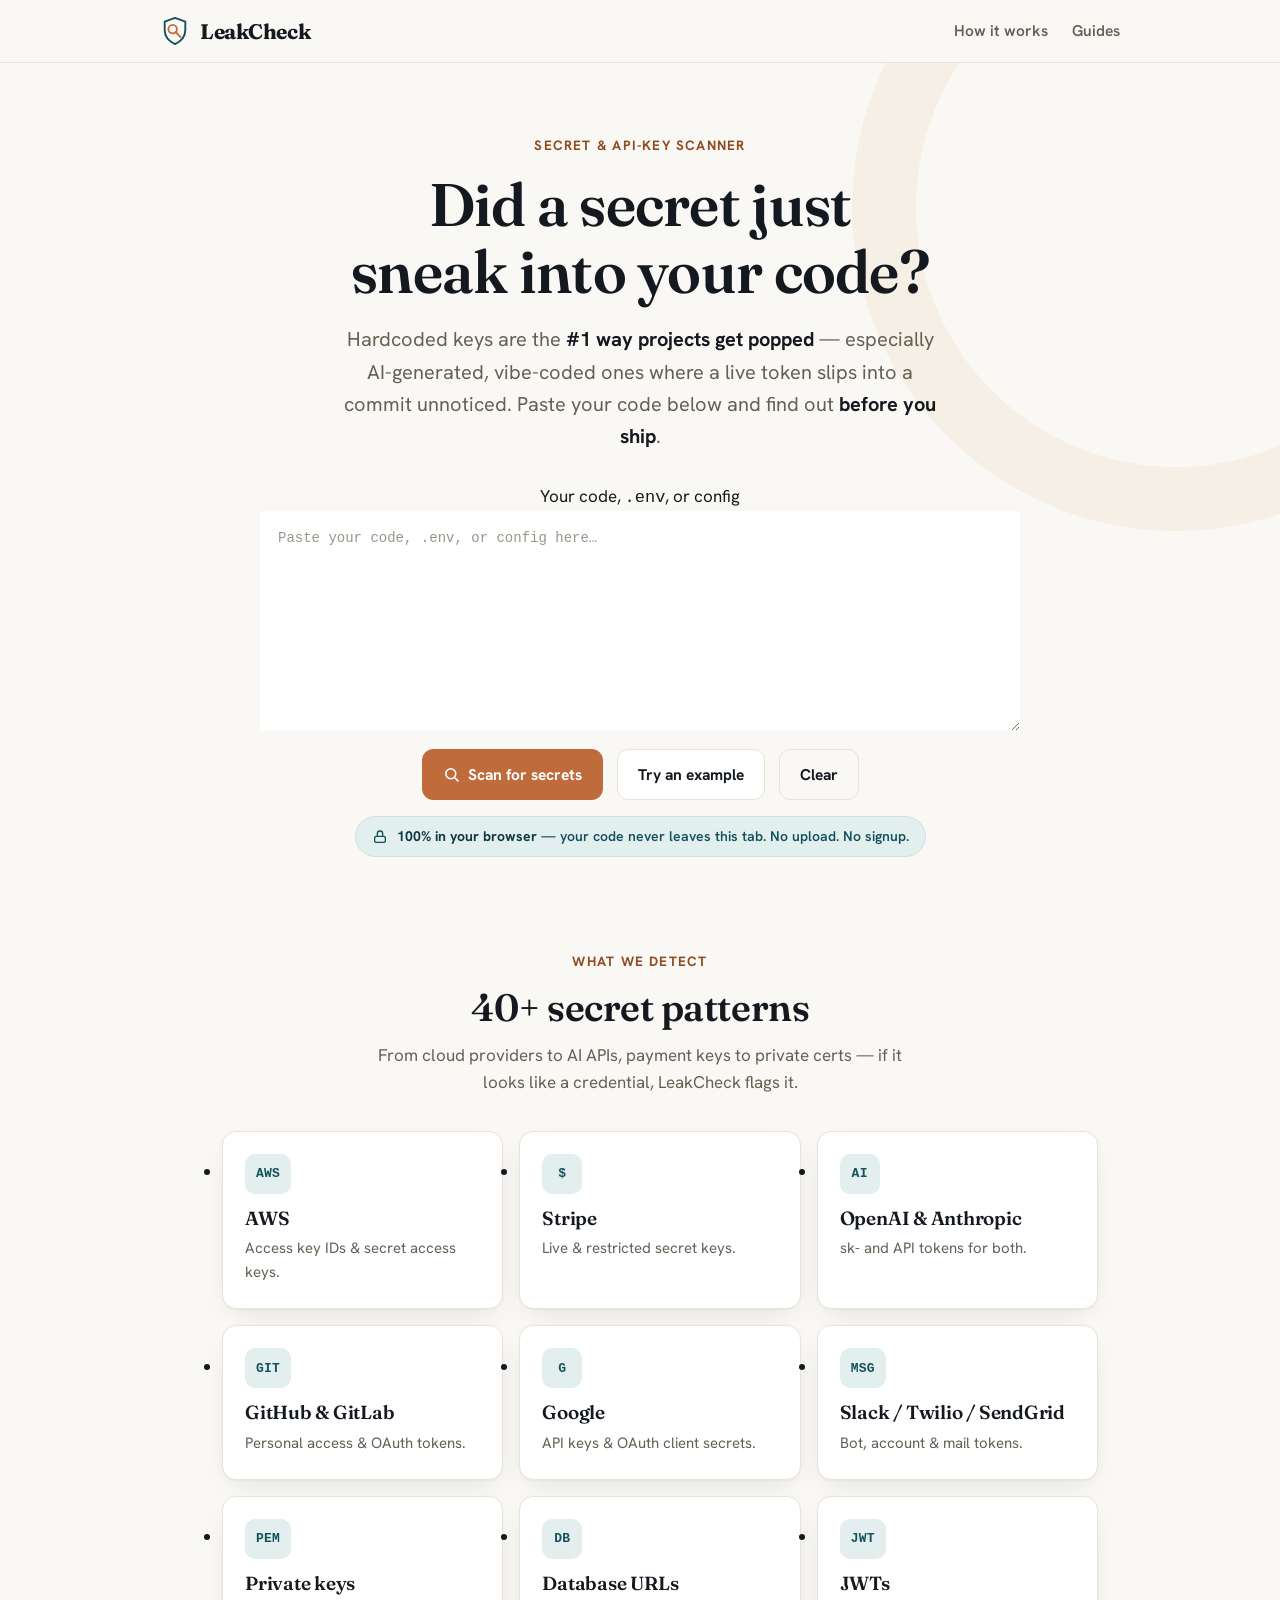
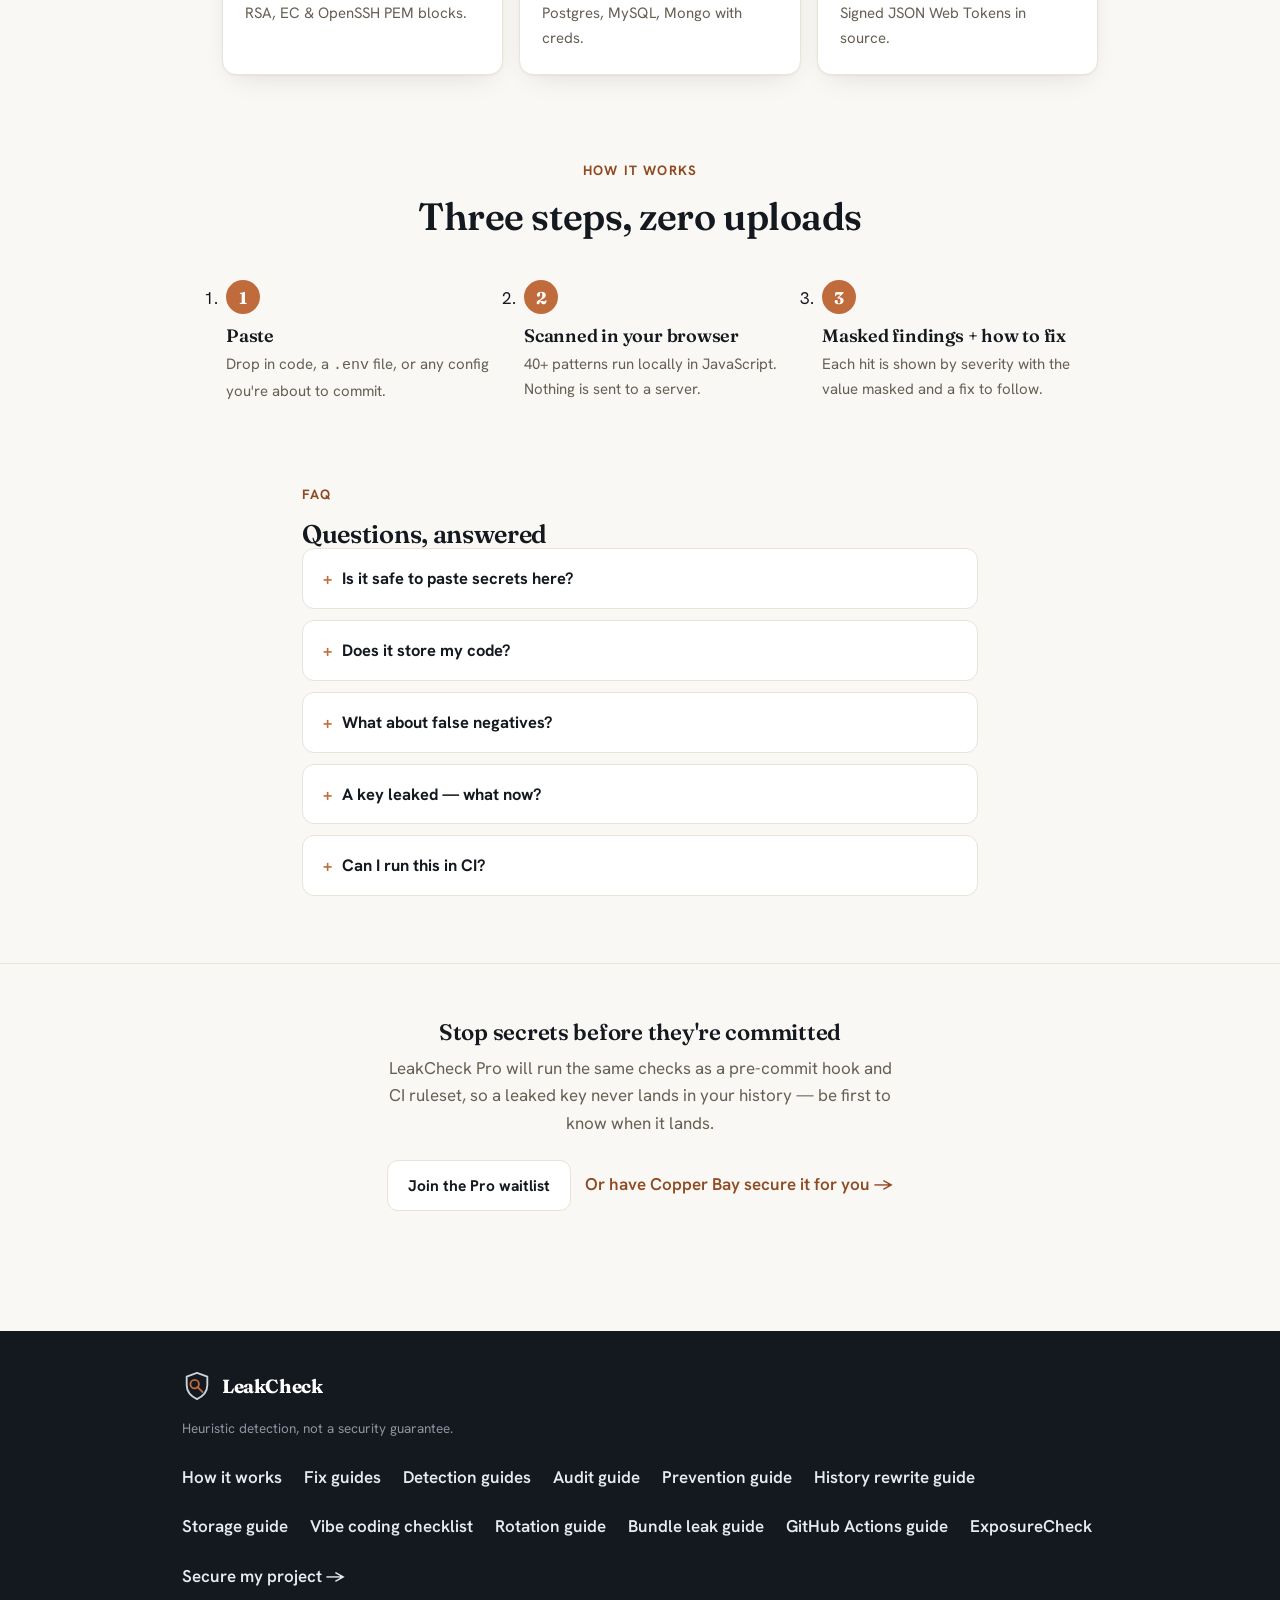
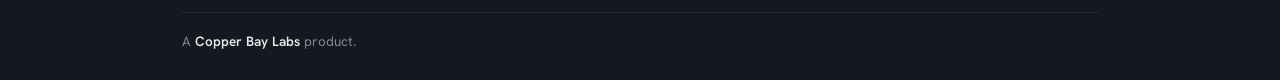
<file: index.html>
<!doctype html>
<html lang="en">
<head>
<meta charset="utf-8">
<meta name="viewport" content="width=device-width, initial-scale=1">
<title>LeakCheck — find exposed API keys &amp; secrets in your code</title>
<meta name="description" content="Paste your code, .env, or config and instantly see exposed API keys, tokens, and private keys, flagged by severity. 100% in your browser — nothing is uploaded. Free, no signup.">
<link rel="canonical" href="https://labs.copperbaytech.com/leakcheck/">
<meta property="og:type" content="website">
<meta property="og:site_name" content="LeakCheck">
<meta property="og:title" content="LeakCheck — find exposed secrets in your code">
<meta property="og:description" content="Paste code, .env, or config and see exposed API keys &amp; secrets flagged by severity. Runs entirely in your browser, nothing uploaded.">
<meta property="og:url" content="https://labs.copperbaytech.com/leakcheck/">
<meta property="og:image" content="https://labs.copperbaytech.com/leakcheck/og-image.png">
<meta property="og:image:width" content="1200">
<meta property="og:image:height" content="630">
<meta name="twitter:card" content="summary_large_image">
<meta name="theme-color" content="#faf8f4">
<link rel="icon" href="favicon.svg" type="image/svg+xml">
<link rel="apple-touch-icon" href="apple-touch-icon.png">
<link rel="preconnect" href="https://fonts.googleapis.com">
<link rel="preconnect" href="https://fonts.gstatic.com" crossorigin>
<link href="https://fonts.googleapis.com/css2?family=Fraunces:opsz,wght@9..144,500;9..144,600;9..144,700&family=Hanken+Grotesk:wght@400;500;600;700&display=swap" rel="stylesheet">
<script type="application/ld+json">
{"@context":"https://schema.org","@type":"WebApplication","name":"LeakCheck","applicationCategory":"DeveloperApplication","operatingSystem":"Web","offers":{"@type":"Offer","price":"0","priceCurrency":"USD"},"description":"Free client-side scanner that detects exposed API keys, tokens, and secrets in code, .env, and config files.","publisher":{"@type":"Organization","name":"Copper Bay Labs","url":"https://copperbaytech.com"}}
</script>
<link rel="stylesheet" href="styles.css?v=2">
</head>
<body>
<a class="skip" href="#main">Skip to main content</a>

<header class="masthead" role="banner">
  <div class="wrap hdr-bar">
    <a class="brand" href="./" aria-label="LeakCheck — go to homepage">
      <svg class="mark" viewBox="0 0 64 64" aria-hidden="true">
        <path d="M32 4 54 12v18c0 14-9 24-22 30C19 54 10 44 10 30V12L32 4Z" fill="none" stroke="#13525a" stroke-width="4" stroke-linejoin="round"/>
        <circle cx="27" cy="28" r="9" fill="none" stroke="#bf6b3c" stroke-width="4"/>
        <path d="M33 34 44 45" stroke="#bf6b3c" stroke-width="4" stroke-linecap="round"/>
      </svg>
      <span class="wordmark">LeakCheck</span>
    </a>
    <nav class="nav" aria-label="Primary navigation">
      <a href="about.html">How it works</a>
      <a href="guides/accidentally-committed-api-key-github.html">Guides</a>
    </nav>
  </div>
</header>

<main id="main">

  <section class="hero">
    <div class="wrap">
      <p class="eyebrow">Secret &amp; API-key scanner</p>
      <h1>Did a secret just sneak into your code?</h1>
      <p class="lede">Hardcoded keys are the <strong>#1 way projects get popped</strong> — especially AI-generated, vibe-coded ones where a live token slips into a commit unnoticed. Paste your code below and find out <strong>before you ship</strong>.</p>

      <form id="scan-form" class="scanner" novalidate>
        <label class="code-label" for="code">Your code, <code>.env</code>, or config</label>
        <textarea id="code" name="code" class="code-input" spellcheck="false" autocomplete="off" autocapitalize="off" autocorrect="off" wrap="off" placeholder="Paste your code, .env, or config here&hellip;" aria-describedby="trust-line"></textarea>

        <div class="scan-actions">
          <button type="submit" id="scan-btn" class="btn primary">
            <svg viewBox="0 0 24 24" fill="none" stroke="currentColor" stroke-width="2.2" stroke-linecap="round" stroke-linejoin="round" aria-hidden="true"><circle cx="11" cy="11" r="7"/><path d="m21 21-4.3-4.3"/></svg>
            Scan for secrets
          </button>
          <button type="button" id="example-btn" class="btn">Try an example</button>
          <button type="button" id="clear-btn" class="btn ghost">Clear</button>
        </div>

        <p class="trust-badge" id="trust-line">
          <svg viewBox="0 0 24 24" fill="none" stroke="currentColor" stroke-width="2" stroke-linecap="round" stroke-linejoin="round" aria-hidden="true"><rect x="4" y="11" width="16" height="9" rx="2"/><path d="M8 11V7a4 4 0 0 1 8 0v4"/></svg>
          <span><strong>100% in your browser</strong> — your code never leaves this tab. No upload. No signup.</span>
        </p>
      </form>
    </div>
  </section>

  <section id="results" class="results" hidden tabindex="-1" aria-label="Scan results">
    <!-- app.js fills this and injects the "Copy report" #copy-btn into the results head -->
  </section>

  <section class="detect">
    <div class="wrap">
      <p class="eyebrow">What we detect</p>
      <h2 class="detect-title">40+ secret patterns</h2>
      <p class="detect-sub">From cloud providers to AI APIs, payment keys to private certs — if it looks like a credential, LeakCheck flags it.</p>
      <ul class="detect-grid">
        <li class="feature"><span class="feat-icon" aria-hidden="true">AWS</span><div><h3>AWS</h3><p>Access key IDs &amp; secret access keys.</p></div></li>
        <li class="feature"><span class="feat-icon" aria-hidden="true">$</span><div><h3>Stripe</h3><p>Live &amp; restricted secret keys.</p></div></li>
        <li class="feature"><span class="feat-icon" aria-hidden="true">AI</span><div><h3>OpenAI &amp; Anthropic</h3><p>sk- and API tokens for both.</p></div></li>
        <li class="feature"><span class="feat-icon" aria-hidden="true">git</span><div><h3>GitHub &amp; GitLab</h3><p>Personal access &amp; OAuth tokens.</p></div></li>
        <li class="feature"><span class="feat-icon" aria-hidden="true">G</span><div><h3>Google</h3><p>API keys &amp; OAuth client secrets.</p></div></li>
        <li class="feature"><span class="feat-icon" aria-hidden="true">msg</span><div><h3>Slack / Twilio / SendGrid</h3><p>Bot, account &amp; mail tokens.</p></div></li>
        <li class="feature"><span class="feat-icon" aria-hidden="true">PEM</span><div><h3>Private keys</h3><p>RSA, EC &amp; OpenSSH PEM blocks.</p></div></li>
        <li class="feature"><span class="feat-icon" aria-hidden="true">DB</span><div><h3>Database URLs</h3><p>Postgres, MySQL, Mongo with creds.</p></div></li>
        <li class="feature"><span class="feat-icon" aria-hidden="true">JWT</span><div><h3>JWTs</h3><p>Signed JSON Web Tokens in source.</p></div></li>
      </ul>
    </div>
  </section>

  <section class="steps">
    <div class="wrap">
      <p class="eyebrow">How it works</p>
      <h2 class="steps-title">Three steps, zero uploads</h2>
      <ol class="step-grid">
        <li class="step">
          <span class="step-num" aria-hidden="true">1</span>
          <h3>Paste</h3>
          <p>Drop in code, a <code>.env</code> file, or any config you're about to commit.</p>
        </li>
        <li class="step">
          <span class="step-num" aria-hidden="true">2</span>
          <h3>Scanned in your browser</h3>
          <p>40+ patterns run locally in JavaScript. Nothing is sent to a server.</p>
        </li>
        <li class="step">
          <span class="step-num" aria-hidden="true">3</span>
          <h3>Masked findings + how to fix</h3>
          <p>Each hit is shown by severity with the value masked and a fix to follow.</p>
        </li>
      </ol>
    </div>
  </section>

  <section class="faq">
    <div class="wrap narrow">
      <p class="eyebrow">FAQ</p>
      <h2 class="faq-title">Questions, answered</h2>

      <details>
        <summary>Is it safe to paste secrets here?</summary>
        <p>Yes. LeakCheck runs <strong>entirely in your browser</strong> — your code is never sent over the network, uploaded, logged, or stored. The scan happens locally in JavaScript on this page. That said, if a secret was already committed or shared, treat it as compromised and <strong>rotate it</strong> regardless of what this tool finds.</p>
      </details>

      <details>
        <summary>Does it store my code?</summary>
        <p>No. Nothing is persisted. Your pasted text lives only in this tab's memory and disappears the moment you close or reload the page. There's no database, no analytics on your content, and no signup.</p>
      </details>

      <details>
        <summary>What about false negatives?</summary>
        <p>LeakCheck uses heuristic pattern matching, so it can miss custom or obfuscated secrets, and it may occasionally flag something harmless. It's a fast first line of defense — not a guarantee. Pair it with a CI secret scanner and good <code>.gitignore</code> hygiene for full coverage.</p>
      </details>

      <details>
        <summary>A key leaked — what now?</summary>
        <p><strong>Rotate it immediately</strong> in the provider's dashboard so the exposed value stops working. Then scrub it from your git history (the secret stays in old commits even after you delete the line) using a tool like <code>git filter-repo</code> or BFG, and force-push the cleaned history. Assume anything that ever hit a public repo is already harvested. <a href="guides/accidentally-committed-api-key-github.html">Full step-by-step guide: per-provider rotation, history cleanup, and prevention &rarr;</a></p>
      </details>

      <details>
        <summary>Can I run this in CI?</summary>
        <p>A <strong>pre-commit hook + CI ruleset pack</strong> is coming — catch leaks automatically on every commit and pull request, before they ever reach your remote. Want it for your team? <a href="https://copperbaytech.com" target="_blank" rel="noopener noreferrer">Secure my project &rarr;</a></p>
        <p>In the meantime, you can set up gitleaks as a pre-commit hook in minutes — and pair it with a GitHub Actions job so secrets are blocked at two layers. <a href="guides/prevent-committing-secrets-pre-commit.html">Prevention guide: set up pre-commit secret scanning &rarr;</a> &middot; <a href="guides/scan-git-repository-for-secrets.html">Detection guide: scan a git repository + GitHub Actions &rarr;</a></p>
      </details>
    </div>
  </section>

</main>

<section class="upsell" aria-labelledby="upsell-h" style="border-top:1px solid var(--line,#e7e1d8);padding:3.5rem 0;text-align:center">
  <div class="wrap">
    <h2 id="upsell-h" style="margin:0 0 .6rem;font-size:1.4rem">Stop secrets before they're committed</h2>
    <p style="max-width:52ch;margin:0 auto 1.4rem;color:var(--muted,#6b6359)">LeakCheck Pro will run the same checks as a pre-commit hook and CI ruleset, so a leaked key never lands in your history — be first to know when it lands.</p>
    <div style="display:flex;gap:.85rem;justify-content:center;flex-wrap:wrap;align-items:center">
      <a class="btn" href="mailto:contact@copperbaytech.com?subject=LeakCheck%20Pro%20waitlist&amp;body=I%27d%20use%20a%20pre-commit%20hook%20and%20CI%20ruleset.%20Notify%20me%20at%20launch.">Join the Pro waitlist</a>
      <a href="https://copperbaytech.com" target="_blank" rel="noopener noreferrer" style="font-weight:600">Or have Copper Bay secure it for you <span aria-hidden="true">&rarr;</span></a>
    </div>
  </div>
</section>

<footer class="footer" role="contentinfo">
  <div class="wrap foot">
    <div>
      <a class="brand small" href="./" aria-label="LeakCheck — homepage">
        <svg class="mark" viewBox="0 0 64 64" aria-hidden="true">
          <path d="M32 4 54 12v18c0 14-9 24-22 30C19 54 10 44 10 30V12L32 4Z" fill="none" stroke="#cbd2da" stroke-width="4" stroke-linejoin="round"/>
          <circle cx="27" cy="28" r="9" fill="none" stroke="#bf6b3c" stroke-width="4"/>
          <path d="M33 34 44 45" stroke="#bf6b3c" stroke-width="4" stroke-linecap="round"/>
        </svg>
        <span class="wordmark">LeakCheck</span>
      </a>
      <p class="fine">Heuristic detection, not a security guarantee.</p>
    </div>
    <nav class="foot-nav" aria-label="Footer navigation">
      <a href="about.html">How it works</a>
      <a href="guides/accidentally-committed-api-key-github.html">Fix guides</a>
      <a href="guides/scan-git-repository-for-secrets.html">Detection guides</a>
      <a href="guides/find-hardcoded-api-keys-in-codebase.html">Audit guide</a>
      <a href="guides/prevent-committing-secrets-pre-commit.html">Prevention guide</a>
      <a href="guides/remove-secret-from-git-history.html">History rewrite guide</a>
      <a href="guides/api-key-storage-best-practices.html">Storage guide</a>
      <a href="guides/vibe-coding-security-checklist.html">Vibe coding checklist</a>
      <a href="guides/rotate-leaked-api-key.html">Rotation guide</a>
      <a href="guides/prevent-secrets-javascript-bundle.html">Bundle leak guide</a>
      <a href="guides/github-actions-secrets-security.html">GitHub Actions guide</a>
      <a href="https://labs.copperbaytech.com/exposurecheck/" target="_blank" rel="noopener noreferrer">ExposureCheck</a>
      <a href="https://copperbaytech.com" target="_blank" rel="noopener noreferrer">Secure my project &rarr;</a>
    </nav>
  </div>
  <div class="wrap">
    <p class="madeby">A <a href="https://copperbaytech.com" target="_blank" rel="noopener noreferrer">Copper Bay Labs</a> product.</p>
  </div>
</footer>

<script src="app.js?v=2"></script>
</body>
</html>
</file>
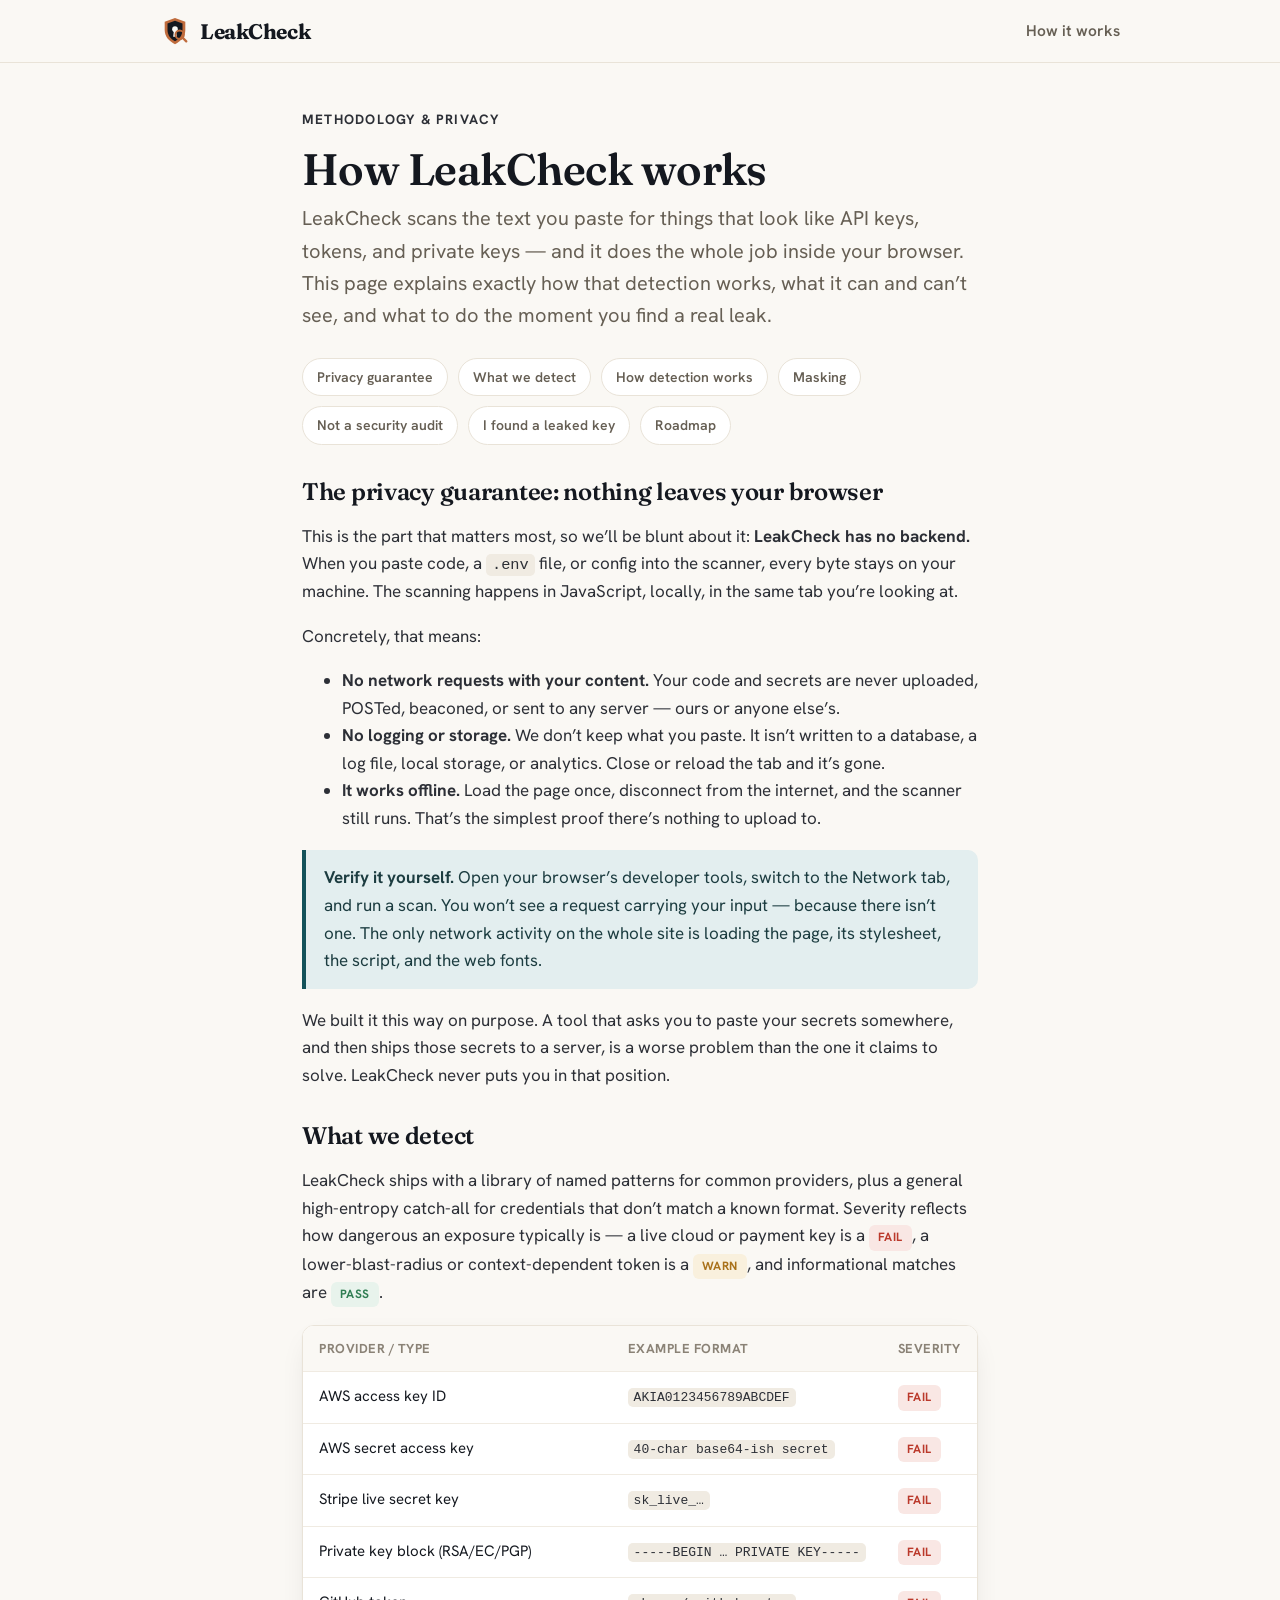
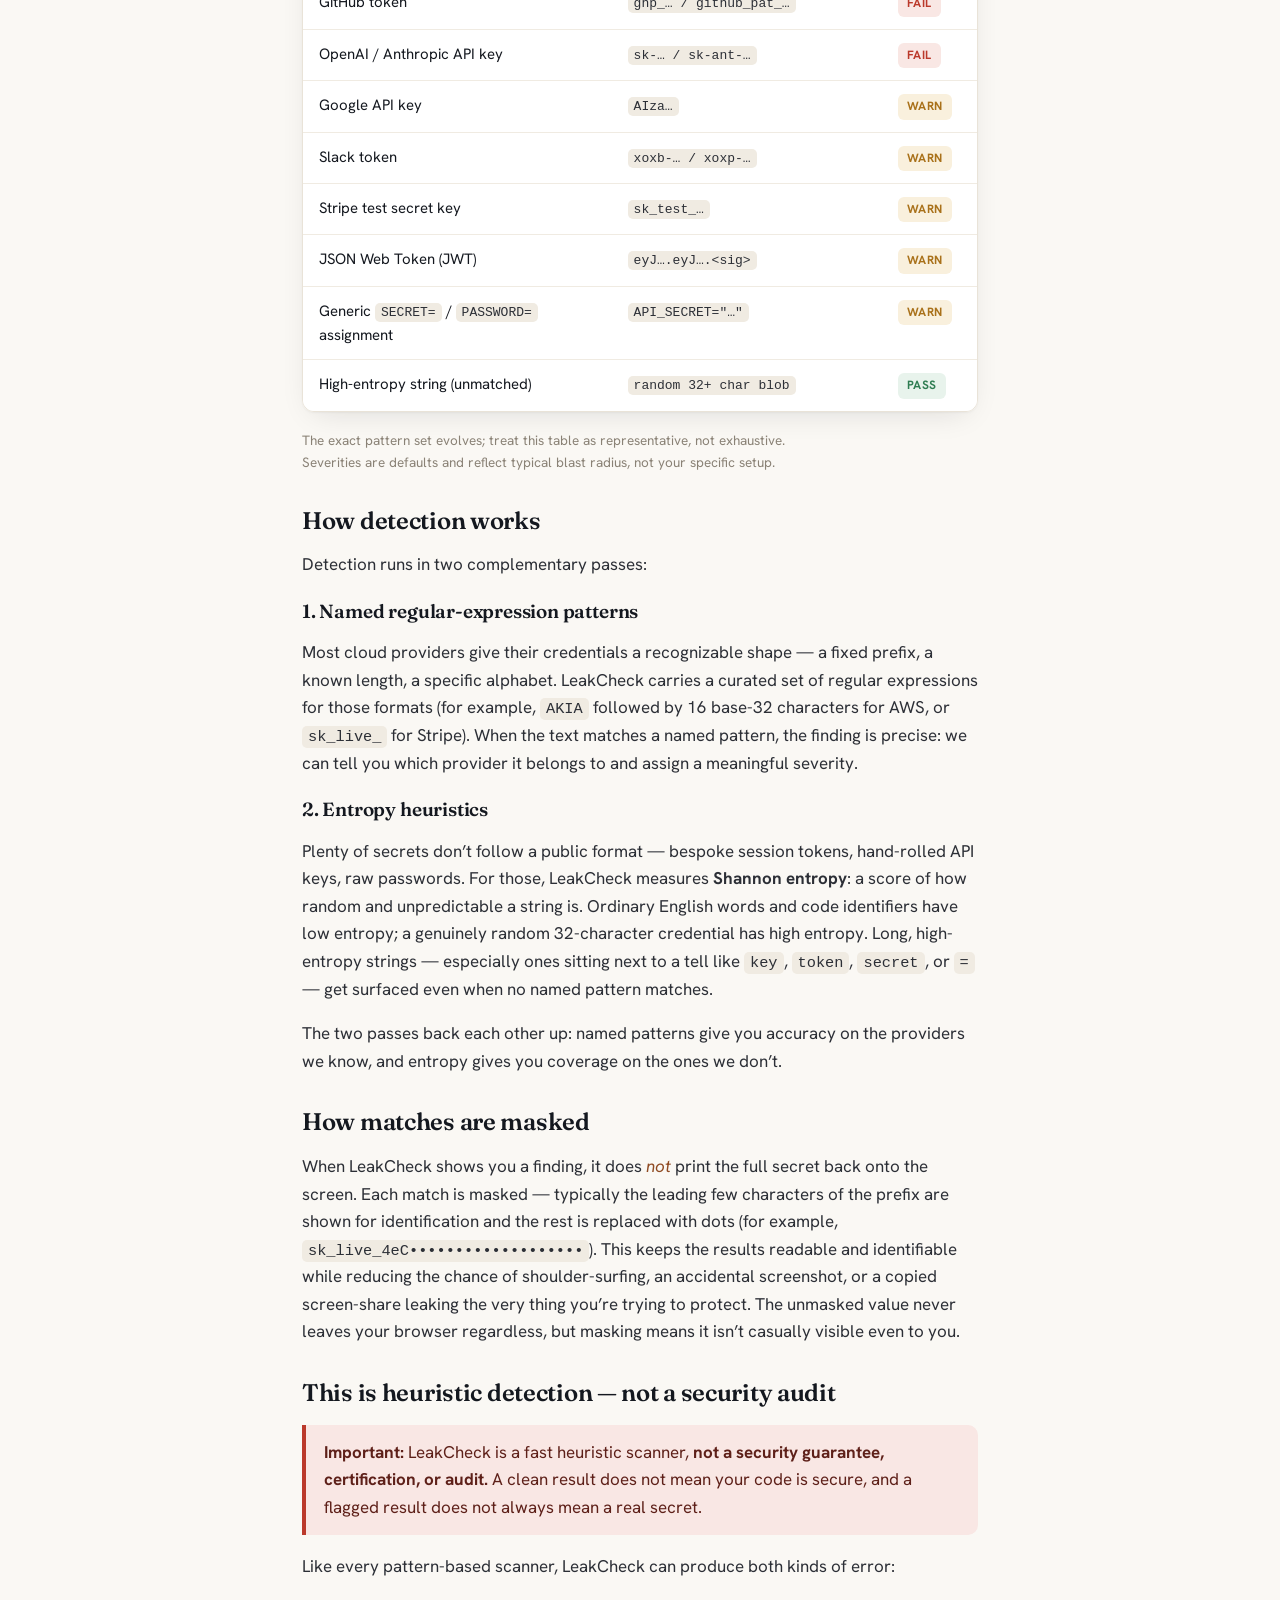
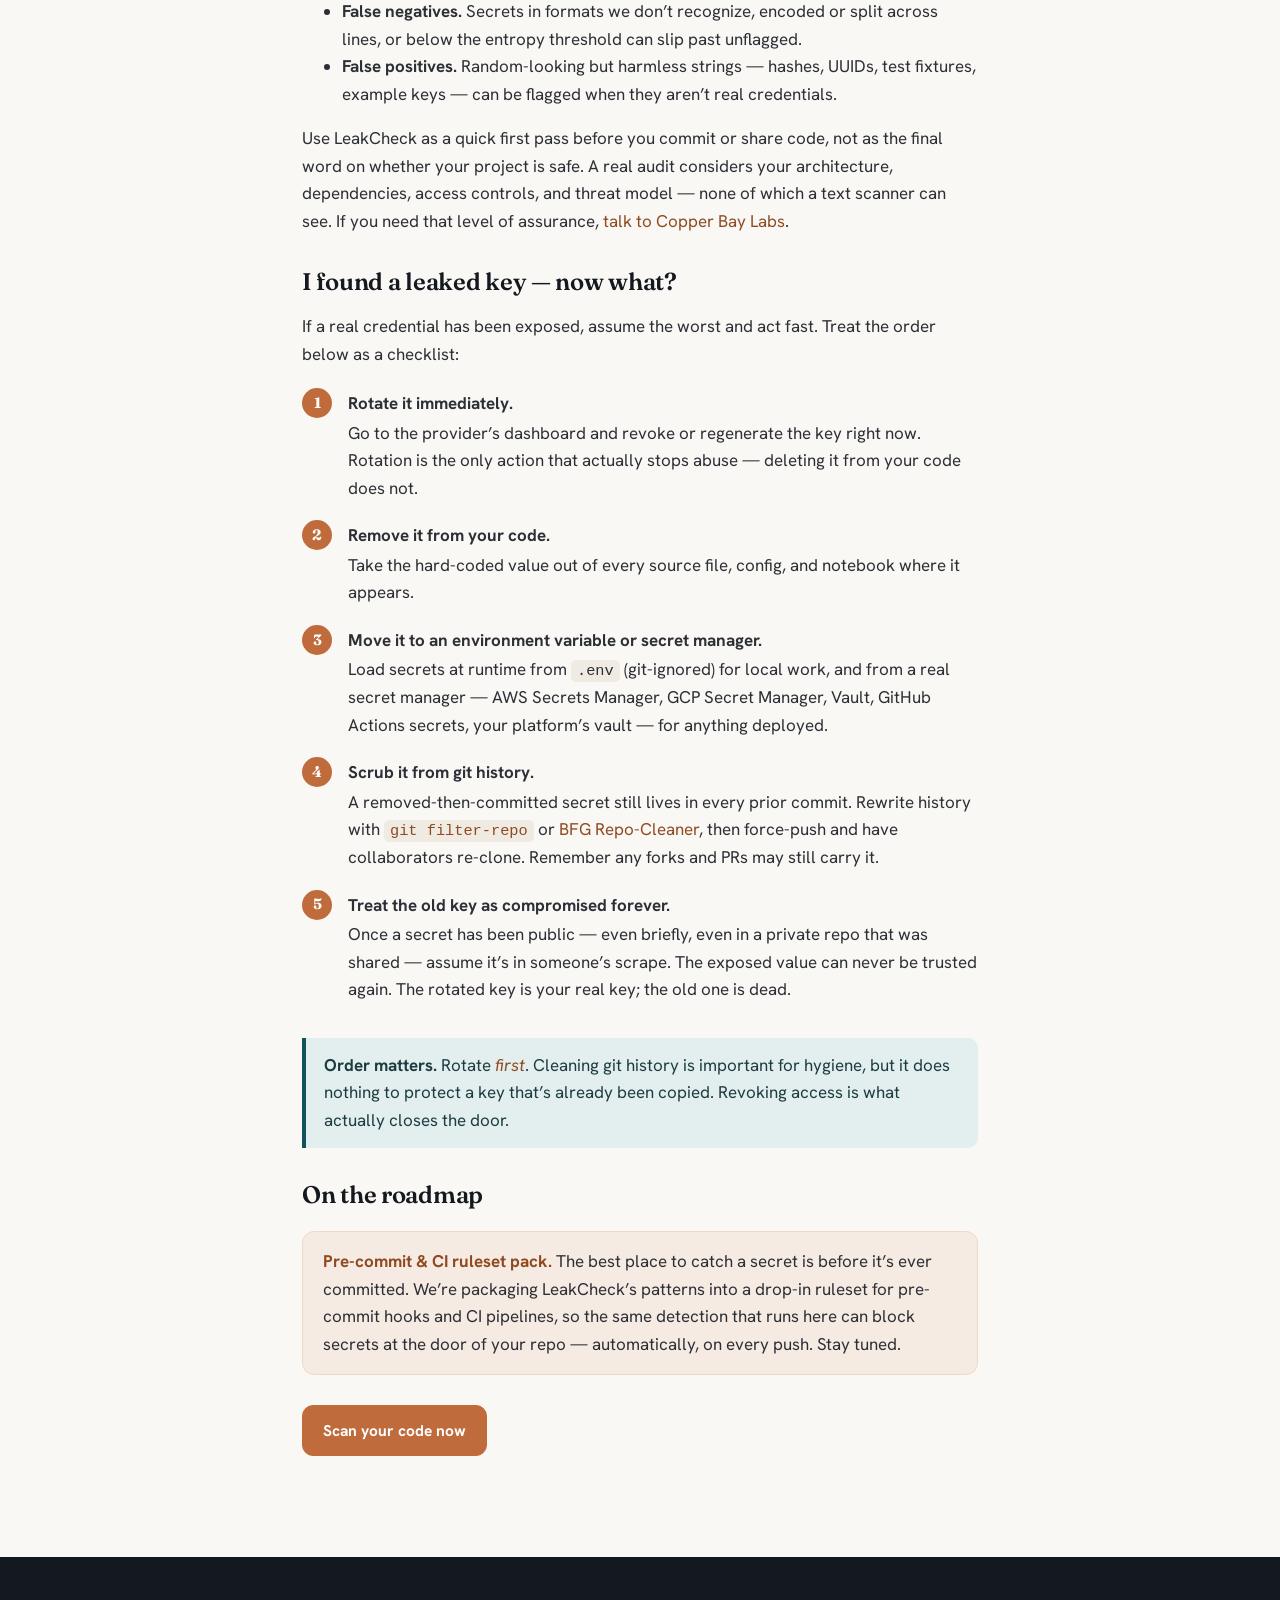
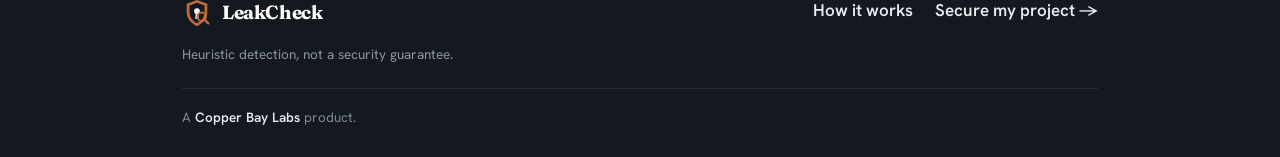
<file: about.html>
<!doctype html>
<html lang="en">
<head>
<meta charset="utf-8">
<meta name="viewport" content="width=device-width, initial-scale=1">
<title>How LeakCheck works — methodology & privacy</title>
<meta name="description" content="How LeakCheck detects exposed API keys and secrets entirely in your browser: named provider patterns, entropy heuristics, masking, the client-side privacy guarantee, and what to do if you find a leaked key.">
<link rel="canonical" href="https://labs.copperbaytech.com/leakcheck/about.html">
<meta property="og:type" content="article">
<meta property="og:site_name" content="LeakCheck">
<meta property="og:title" content="How LeakCheck works — methodology & privacy">
<meta property="og:description" content="Named provider patterns + entropy heuristics, run entirely in your browser. Nothing is uploaded. Plus: what to do if you find a leaked key.">
<meta property="og:url" content="https://labs.copperbaytech.com/leakcheck/about.html">
<meta property="og:image" content="https://labs.copperbaytech.com/leakcheck/og-image.png">
<meta property="og:image:width" content="1200">
<meta property="og:image:height" content="630">
<meta name="twitter:card" content="summary_large_image">
<meta name="theme-color" content="#faf8f4">
<link rel="icon" href="favicon.svg" type="image/svg+xml">
<link rel="apple-touch-icon" href="apple-touch-icon.png">
<link rel="preconnect" href="https://fonts.googleapis.com">
<link rel="preconnect" href="https://fonts.gstatic.com" crossorigin>
<link href="https://fonts.googleapis.com/css2?family=Fraunces:opsz,wght@9..144,500;9..144,600;9..144,700&family=Hanken+Grotesk:wght@400;500;600;700&display=swap" rel="stylesheet">
<script type="application/ld+json">
{"@context":"https://schema.org","@type":"TechArticle","headline":"How LeakCheck works — methodology & privacy","description":"How LeakCheck detects exposed API keys and secrets entirely in your browser using named provider patterns and entropy heuristics, how it masks matches, and what to do if you find a leaked key.","author":{"@type":"Organization","name":"Copper Bay Labs","url":"https://copperbaytech.com"},"publisher":{"@type":"Organization","name":"Copper Bay Labs","url":"https://copperbaytech.com"},"mainEntityOfPage":"https://labs.copperbaytech.com/leakcheck/about.html"}
</script>
<link rel="stylesheet" href="styles.css?v=2">
<style>
  /* about-page extras, built on the base tokens */
  .doc .lede{font-size:clamp(17px,2.3vw,20px);color:var(--muted)}
  .doc h2{scroll-margin-top:80px}
  .doc h3{font-family:"Fraunces",Georgia,serif;font-weight:600;font-size:19px;margin:22px 0 6px;letter-spacing:-.01em}
  .toc{display:flex;flex-wrap:wrap;gap:10px;margin:22px 0 6px;padding:0;list-style:none}
  .toc a{display:inline-block;background:var(--surface);border:1px solid var(--line);border-radius:999px;padding:7px 14px;font-size:14px;font-weight:600;color:var(--muted)}
  .toc a:hover{border-color:var(--bay);color:var(--ink);text-decoration:none}

  /* detection table */
  .tbl-wrap{overflow-x:auto;margin:18px 0;border:1px solid var(--line);border-radius:12px;box-shadow:var(--shadow)}
  table.detect{width:100%;border-collapse:collapse;background:var(--surface);font-size:15px;min-width:560px}
  table.detect th,table.detect td{text-align:left;padding:12px 16px;border-bottom:1px solid var(--line-2);vertical-align:top}
  table.detect thead th{font-family:"Hanken Grotesk",sans-serif;font-weight:700;font-size:13px;letter-spacing:.04em;text-transform:uppercase;color:var(--muted-2);background:var(--paper)}
  table.detect tbody tr:last-child td{border-bottom:none}
  table.detect code{font-family:ui-monospace,"SFMono-Regular",Menlo,Consolas,monospace;font-size:13px;background:var(--line-2);padding:2px 6px;border-radius:5px;color:#2c2f36;white-space:nowrap}
  .sev{display:inline-block;font-weight:700;font-size:12px;letter-spacing:.04em;text-transform:uppercase;padding:3px 9px;border-radius:6px}
  .sev.fail{background:var(--fail-bg);color:var(--fail)}
  .sev.warn{background:var(--warn-bg);color:var(--warn)}
  .sev.pass{background:var(--pass-bg);color:var(--pass)}

  .callout.warn-callout{background:var(--fail-bg);border-left-color:var(--fail);color:#5e2019}
  .steps{margin:18px 0;padding-left:0;list-style:none;counter-reset:step}
  .steps>li{position:relative;padding:4px 0 16px 46px;counter-increment:step}
  .steps>li::before{content:counter(step);position:absolute;left:0;top:2px;width:30px;height:30px;border-radius:50%;background:var(--copper);color:#fff;font-weight:700;font-size:15px;display:flex;align-items:center;justify-content:center;font-family:"Fraunces",serif}
  .steps>li strong{display:block;margin-bottom:2px}
  .doc code.inline{font-family:ui-monospace,Menlo,Consolas,monospace;font-size:.9em;background:var(--line-2);padding:2px 6px;border-radius:5px}
  .roadmap-note{background:var(--copper-tint);border-radius:12px;padding:16px 20px;margin:22px 0;border:1px solid #efd9c6}
  .roadmap-note strong{color:var(--copper-deep)}
</style>
</head>
<body>
<a class="skip" href="#main">Skip to main content</a>

<header class="masthead" role="banner">
  <div class="wrap hdr-bar">
    <a class="brand" href="./" aria-label="LeakCheck — go to homepage">
      <svg class="mark" viewBox="0 0 64 64" aria-hidden="true">
        <path d="M32 4 54 12 V30 C54 44 45 54 32 60 C19 54 10 44 10 30 V12 Z" fill="#bf6b3c"/>
        <path d="M32 10 48 16 V30 C48 41 41.5 49 32 54 C22.5 49 16 41 16 30 V16 Z" fill="#14181f"/>
        <circle cx="32" cy="28" r="6" fill="#faf8f4"/>
        <path d="M29.6 31.5 H34.4 L36 44 H28 Z" fill="#faf8f4"/>
        <circle cx="42" cy="40" r="9" fill="none" stroke="#bf6b3c" stroke-width="4"/>
        <line x1="48.4" y1="46.4" x2="56" y2="54" stroke="#bf6b3c" stroke-width="5" stroke-linecap="round"/>
      </svg>
      <span class="wordmark">LeakCheck</span>
    </a>
    <nav class="nav" aria-label="Primary navigation">
      <a href="about.html" aria-current="page">How it works</a>
    </nav>
  </div>
</header>

<main id="main">
<article class="doc">
  <div class="wrap narrow">
    <p class="eyebrow" style="text-align:left">Methodology &amp; privacy</p>
    <h1>How LeakCheck works</h1>
    <p class="lede">LeakCheck scans the text you paste for things that look like API keys, tokens, and private keys — and it does the whole job inside your browser. This page explains exactly how that detection works, what it can and can’t see, and what to do the moment you find a real leak.</p>

    <ul class="toc" aria-label="On this page">
      <li><a href="#privacy">Privacy guarantee</a></li>
      <li><a href="#detect">What we detect</a></li>
      <li><a href="#how">How detection works</a></li>
      <li><a href="#masking">Masking</a></li>
      <li><a href="#disclaimer">Not a security audit</a></li>
      <li><a href="#leaked">I found a leaked key</a></li>
      <li><a href="#roadmap">Roadmap</a></li>
    </ul>

    <h2 id="privacy">The privacy guarantee: nothing leaves your browser</h2>
    <p>This is the part that matters most, so we’ll be blunt about it: <strong>LeakCheck has no backend.</strong> When you paste code, a <code class="inline">.env</code> file, or config into the scanner, every byte stays on your machine. The scanning happens in JavaScript, locally, in the same tab you’re looking at.</p>
    <p>Concretely, that means:</p>
    <ul>
      <li><strong>No network requests with your content.</strong> Your code and secrets are never uploaded, POSTed, beaconed, or sent to any server — ours or anyone else’s.</li>
      <li><strong>No logging or storage.</strong> We don’t keep what you paste. It isn’t written to a database, a log file, local storage, or analytics. Close or reload the tab and it’s gone.</li>
      <li><strong>It works offline.</strong> Load the page once, disconnect from the internet, and the scanner still runs. That’s the simplest proof there’s nothing to upload to.</li>
    </ul>
    <div class="callout">
      <strong>Verify it yourself.</strong> Open your browser’s developer tools, switch to the Network tab, and run a scan. You won’t see a request carrying your input — because there isn’t one. The only network activity on the whole site is loading the page, its stylesheet, the script, and the web fonts.
    </div>
    <p>We built it this way on purpose. A tool that asks you to paste your secrets somewhere, and then ships those secrets to a server, is a worse problem than the one it claims to solve. LeakCheck never puts you in that position.</p>

    <h2 id="detect">What we detect</h2>
    <p>LeakCheck ships with a library of named patterns for common providers, plus a general high-entropy catch-all for credentials that don’t match a known format. Severity reflects how dangerous an exposure typically is — a live cloud or payment key is a <span class="sev fail">Fail</span>, a lower-blast-radius or context-dependent token is a <span class="sev warn">Warn</span>, and informational matches are <span class="sev pass">Pass</span>.</p>
    <div class="tbl-wrap">
      <table class="detect">
        <thead>
          <tr><th scope="col">Provider / type</th><th scope="col">Example format</th><th scope="col">Severity</th></tr>
        </thead>
        <tbody>
          <tr><td>AWS access key ID</td><td><code>AKIA0123456789ABCDEF</code></td><td><span class="sev fail">Fail</span></td></tr>
          <tr><td>AWS secret access key</td><td><code>40-char base64-ish secret</code></td><td><span class="sev fail">Fail</span></td></tr>
          <tr><td>Stripe live secret key</td><td><code>sk_live_…</code></td><td><span class="sev fail">Fail</span></td></tr>
          <tr><td>Private key block (RSA/EC/PGP)</td><td><code>-----BEGIN … PRIVATE KEY-----</code></td><td><span class="sev fail">Fail</span></td></tr>
          <tr><td>GitHub token</td><td><code>ghp_… / github_pat_…</code></td><td><span class="sev fail">Fail</span></td></tr>
          <tr><td>OpenAI / Anthropic API key</td><td><code>sk-… / sk-ant-…</code></td><td><span class="sev fail">Fail</span></td></tr>
          <tr><td>Google API key</td><td><code>AIza…</code></td><td><span class="sev warn">Warn</span></td></tr>
          <tr><td>Slack token</td><td><code>xoxb-… / xoxp-…</code></td><td><span class="sev warn">Warn</span></td></tr>
          <tr><td>Stripe test secret key</td><td><code>sk_test_…</code></td><td><span class="sev warn">Warn</span></td></tr>
          <tr><td>JSON Web Token (JWT)</td><td><code>eyJ….eyJ….&lt;sig&gt;</code></td><td><span class="sev warn">Warn</span></td></tr>
          <tr><td>Generic <code>SECRET=</code> / <code>PASSWORD=</code> assignment</td><td><code>API_SECRET="…"</code></td><td><span class="sev warn">Warn</span></td></tr>
          <tr><td>High-entropy string (unmatched)</td><td><code>random 32+ char blob</code></td><td><span class="sev pass">Pass</span></td></tr>
        </tbody>
      </table>
    </div>
    <p class="fine" style="color:var(--muted-2)">The exact pattern set evolves; treat this table as representative, not exhaustive. Severities are defaults and reflect typical blast radius, not your specific setup.</p>

    <h2 id="how">How detection works</h2>
    <p>Detection runs in two complementary passes:</p>
    <h3>1. Named regular-expression patterns</h3>
    <p>Most cloud providers give their credentials a recognizable shape — a fixed prefix, a known length, a specific alphabet. LeakCheck carries a curated set of regular expressions for those formats (for example, <code class="inline">AKIA</code> followed by 16 base-32 characters for AWS, or <code class="inline">sk_live_</code> for Stripe). When the text matches a named pattern, the finding is precise: we can tell you which provider it belongs to and assign a meaningful severity.</p>
    <h3>2. Entropy heuristics</h3>
    <p>Plenty of secrets don’t follow a public format — bespoke session tokens, hand-rolled API keys, raw passwords. For those, LeakCheck measures <strong>Shannon entropy</strong>: a score of how random and unpredictable a string is. Ordinary English words and code identifiers have low entropy; a genuinely random 32-character credential has high entropy. Long, high-entropy strings — especially ones sitting next to a tell like <code class="inline">key</code>, <code class="inline">token</code>, <code class="inline">secret</code>, or <code class="inline">=</code> — get surfaced even when no named pattern matches.</p>
    <p>The two passes back each other up: named patterns give you accuracy on the providers we know, and entropy gives you coverage on the ones we don’t.</p>

    <h2 id="masking">How matches are masked</h2>
    <p>When LeakCheck shows you a finding, it does <em>not</em> print the full secret back onto the screen. Each match is masked — typically the leading few characters of the prefix are shown for identification and the rest is replaced with dots (for example, <code class="inline">sk_live_4eC•••••••••••••••••••</code>). This keeps the results readable and identifiable while reducing the chance of shoulder-surfing, an accidental screenshot, or a copied screen-share leaking the very thing you’re trying to protect. The unmasked value never leaves your browser regardless, but masking means it isn’t casually visible even to you.</p>

    <h2 id="disclaimer">This is heuristic detection — not a security audit</h2>
    <div class="callout warn-callout">
      <strong>Important:</strong> LeakCheck is a fast heuristic scanner, <strong>not a security guarantee, certification, or audit.</strong> A clean result does not mean your code is secure, and a flagged result does not always mean a real secret.
    </div>
    <p>Like every pattern-based scanner, LeakCheck can produce both kinds of error:</p>
    <ul>
      <li><strong>False negatives.</strong> Secrets in formats we don’t recognize, encoded or split across lines, or below the entropy threshold can slip past unflagged.</li>
      <li><strong>False positives.</strong> Random-looking but harmless strings — hashes, UUIDs, test fixtures, example keys — can be flagged when they aren’t real credentials.</li>
    </ul>
    <p>Use LeakCheck as a quick first pass before you commit or share code, not as the final word on whether your project is safe. A real audit considers your architecture, dependencies, access controls, and threat model — none of which a text scanner can see. If you need that level of assurance, <a href="https://copperbaytech.com" target="_blank" rel="noopener noreferrer">talk to Copper Bay Labs</a>.</p>

    <h2 id="leaked">I found a leaked key — now what?</h2>
    <p>If a real credential has been exposed, assume the worst and act fast. Treat the order below as a checklist:</p>
    <ol class="steps">
      <li><strong>Rotate it immediately.</strong> Go to the provider’s dashboard and revoke or regenerate the key right now. Rotation is the only action that actually stops abuse — deleting it from your code does not.</li>
      <li><strong>Remove it from your code.</strong> Take the hard-coded value out of every source file, config, and notebook where it appears.</li>
      <li><strong>Move it to an environment variable or secret manager.</strong> Load secrets at runtime from <code class="inline">.env</code> (git-ignored) for local work, and from a real secret manager — AWS Secrets Manager, GCP Secret Manager, Vault, GitHub Actions secrets, your platform’s vault — for anything deployed.</li>
      <li><strong>Scrub it from git history.</strong> A removed-then-committed secret still lives in every prior commit. Rewrite history with <a href="https://github.com/newren/git-filter-repo" target="_blank" rel="noopener noreferrer"><code class="inline">git filter-repo</code></a> or <a href="https://rtyley.github.io/bfg-repo-cleaner/" target="_blank" rel="noopener noreferrer">BFG Repo-Cleaner</a>, then force-push and have collaborators re-clone. Remember any forks and PRs may still carry it.</li>
      <li><strong>Treat the old key as compromised forever.</strong> Once a secret has been public — even briefly, even in a private repo that was shared — assume it’s in someone’s scrape. The exposed value can never be trusted again. The rotated key is your real key; the old one is dead.</li>
    </ol>
    <div class="callout">
      <strong>Order matters.</strong> Rotate <em>first</em>. Cleaning git history is important for hygiene, but it does nothing to protect a key that’s already been copied. Revoking access is what actually closes the door.
    </div>

    <h2 id="roadmap">On the roadmap</h2>
    <div class="roadmap-note">
      <p style="margin:0"><strong>Pre-commit &amp; CI ruleset pack.</strong> The best place to catch a secret is before it’s ever committed. We’re packaging LeakCheck’s patterns into a drop-in ruleset for pre-commit hooks and CI pipelines, so the same detection that runs here can block secrets at the door of your repo — automatically, on every push. Stay tuned.</p>
    </div>

    <p style="margin-top:30px"><a class="btn primary" href="./">Scan your code now</a></p>
  </div>
</article>
</main>

<footer class="footer" role="contentinfo">
  <div class="wrap foot">
    <div>
      <a class="brand small" href="./" aria-label="LeakCheck — homepage">
        <svg class="mark" viewBox="0 0 64 64" aria-hidden="true">
          <path d="M32 4 54 12 V30 C54 44 45 54 32 60 C19 54 10 44 10 30 V12 Z" fill="#bf6b3c"/>
          <path d="M32 10 48 16 V30 C48 41 41.5 49 32 54 C22.5 49 16 41 16 30 V16 Z" fill="#14181f"/>
          <circle cx="32" cy="28" r="6" fill="#faf8f4"/>
          <path d="M29.6 31.5 H34.4 L36 44 H28 Z" fill="#faf8f4"/>
          <circle cx="42" cy="40" r="9" fill="none" stroke="#bf6b3c" stroke-width="4"/>
          <line x1="48.4" y1="46.4" x2="56" y2="54" stroke="#bf6b3c" stroke-width="5" stroke-linecap="round"/>
        </svg>
        <span class="wordmark">LeakCheck</span>
      </a>
      <p class="fine">Heuristic detection, not a security guarantee.</p>
    </div>
    <nav class="foot-nav" aria-label="Footer navigation">
      <a href="about.html">How it works</a>
      <a href="https://copperbaytech.com" target="_blank" rel="noopener noreferrer">Secure my project &rarr;</a>
    </nav>
  </div>
  <div class="wrap">
    <p class="madeby">A <a href="https://copperbaytech.com" target="_blank" rel="noopener noreferrer">Copper Bay Labs</a> product.</p>
  </div>
</footer>
</body>
</html>
</file>
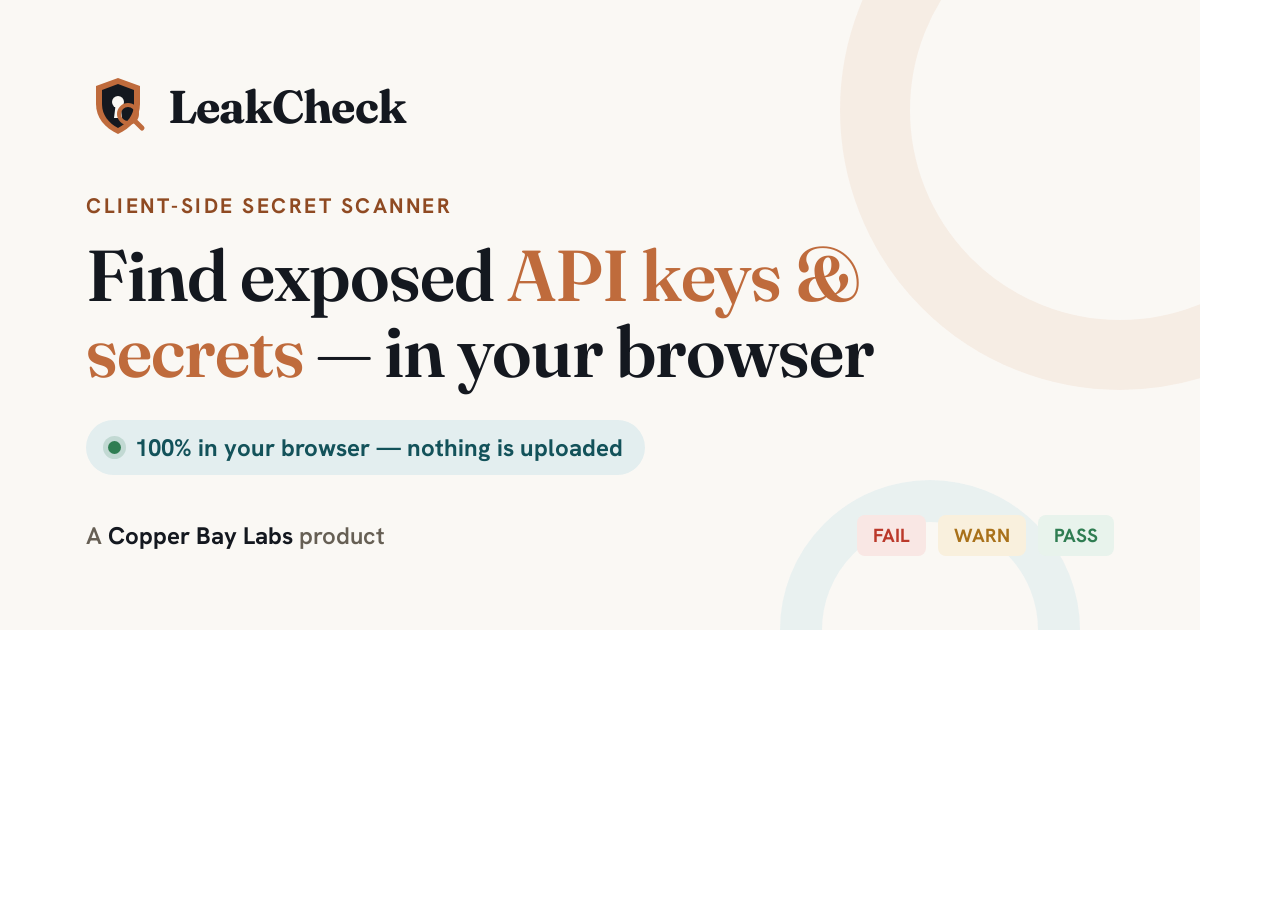
<file: og-template.html>
<!doctype html>
<html lang="en">
<head>
<meta charset="utf-8">
<meta name="viewport" content="width=device-width, initial-scale=1">
<title>LeakCheck — social card</title>
<link rel="preconnect" href="https://fonts.googleapis.com">
<link rel="preconnect" href="https://fonts.gstatic.com" crossorigin>
<link href="https://fonts.googleapis.com/css2?family=Fraunces:opsz,wght@9..144,500;9..144,600;9..144,700&family=Hanken+Grotesk:wght@400;500;600;700&display=swap" rel="stylesheet">
<style>
  *{box-sizing:border-box;margin:0;padding:0}
  html,body{margin:0}
  .card{
    width:1200px;height:630px;position:relative;overflow:hidden;
    background:#faf8f4;color:#14181f;
    font-family:"Hanken Grotesk",ui-sans-serif,system-ui,sans-serif;
    padding:74px 86px;display:flex;flex-direction:column;justify-content:space-between;
  }
  /* copper ring motif, echoing the hero */
  .ring{position:absolute;width:560px;height:560px;border:70px solid #f6ebe2;border-radius:50%;right:-200px;top:-170px;opacity:.85}
  .ring-2{position:absolute;width:300px;height:300px;border:42px solid #e3eeef;border-radius:50%;right:120px;bottom:-150px;opacity:.7}
  .top,.tagline,.foot{position:relative;z-index:1}

  .brand{display:flex;align-items:center;gap:18px}
  .mark{width:64px;height:64px;flex:0 0 auto}
  .wordmark{font-family:"Fraunces",Georgia,serif;font-weight:700;font-size:46px;letter-spacing:-.02em}

  .eyebrow{margin-top:54px;color:#8f4a22;font-weight:700;font-size:21px;letter-spacing:.12em;text-transform:uppercase}
  .tagline{font-family:"Fraunces",Georgia,serif;font-weight:600;font-size:72px;line-height:1.06;letter-spacing:-.015em;max-width:18ch;margin-top:18px}
  .tagline .hl{color:#bf6b3c}
  .browser{display:inline-flex;align-items:center;gap:14px;margin-top:30px;background:#e3eeef;color:#13525a;font-weight:700;font-size:24px;padding:12px 22px;border-radius:999px}
  .dot{width:13px;height:13px;border-radius:50%;background:#2f7d52;box-shadow:0 0 0 5px rgba(47,125,82,.18)}

  .foot{display:flex;align-items:center;justify-content:space-between}
  .foot .made{color:#665f54;font-size:24px;font-weight:600}
  .foot .made b{color:#14181f;font-weight:700}
  .chips{display:flex;gap:12px}
  .chip{font-size:19px;font-weight:700;padding:8px 16px;border-radius:8px}
  .chip.fail{background:#f9e7e4;color:#bb392b}
  .chip.warn{background:#f9f0dd;color:#a9711a}
  .chip.pass{background:#e8f3ec;color:#2f7d52}
</style>
</head>
<body>
  <div class="card">
    <div class="ring"></div>
    <div class="ring-2"></div>

    <div class="top">
      <div class="brand">
        <svg class="mark" viewBox="0 0 64 64" aria-hidden="true">
          <path d="M32 4 54 12 V30 C54 44 45 54 32 60 C19 54 10 44 10 30 V12 Z" fill="#bf6b3c"/>
          <path d="M32 10 48 16 V30 C48 41 41.5 49 32 54 C22.5 49 16 41 16 30 V16 Z" fill="#14181f"/>
          <circle cx="32" cy="28" r="6" fill="#faf8f4"/>
          <path d="M29.6 31.5 H34.4 L36 44 H28 Z" fill="#faf8f4"/>
          <circle cx="42" cy="40" r="9" fill="none" stroke="#bf6b3c" stroke-width="4"/>
          <line x1="48.4" y1="46.4" x2="56" y2="54" stroke="#bf6b3c" stroke-width="5" stroke-linecap="round"/>
        </svg>
        <span class="wordmark">LeakCheck</span>
      </div>
      <p class="eyebrow">Client-side secret scanner</p>
      <h1 class="tagline">Find exposed <span class="hl">API keys &amp; secrets</span> — in your browser</h1>
      <span class="browser"><span class="dot"></span>100% in your browser — nothing is uploaded</span>
    </div>

    <div class="foot">
      <p class="made">A <b>Copper Bay Labs</b> product</p>
      <div class="chips">
        <span class="chip fail">FAIL</span>
        <span class="chip warn">WARN</span>
        <span class="chip pass">PASS</span>
      </div>
    </div>
  </div>
</body>
</html>
</file>
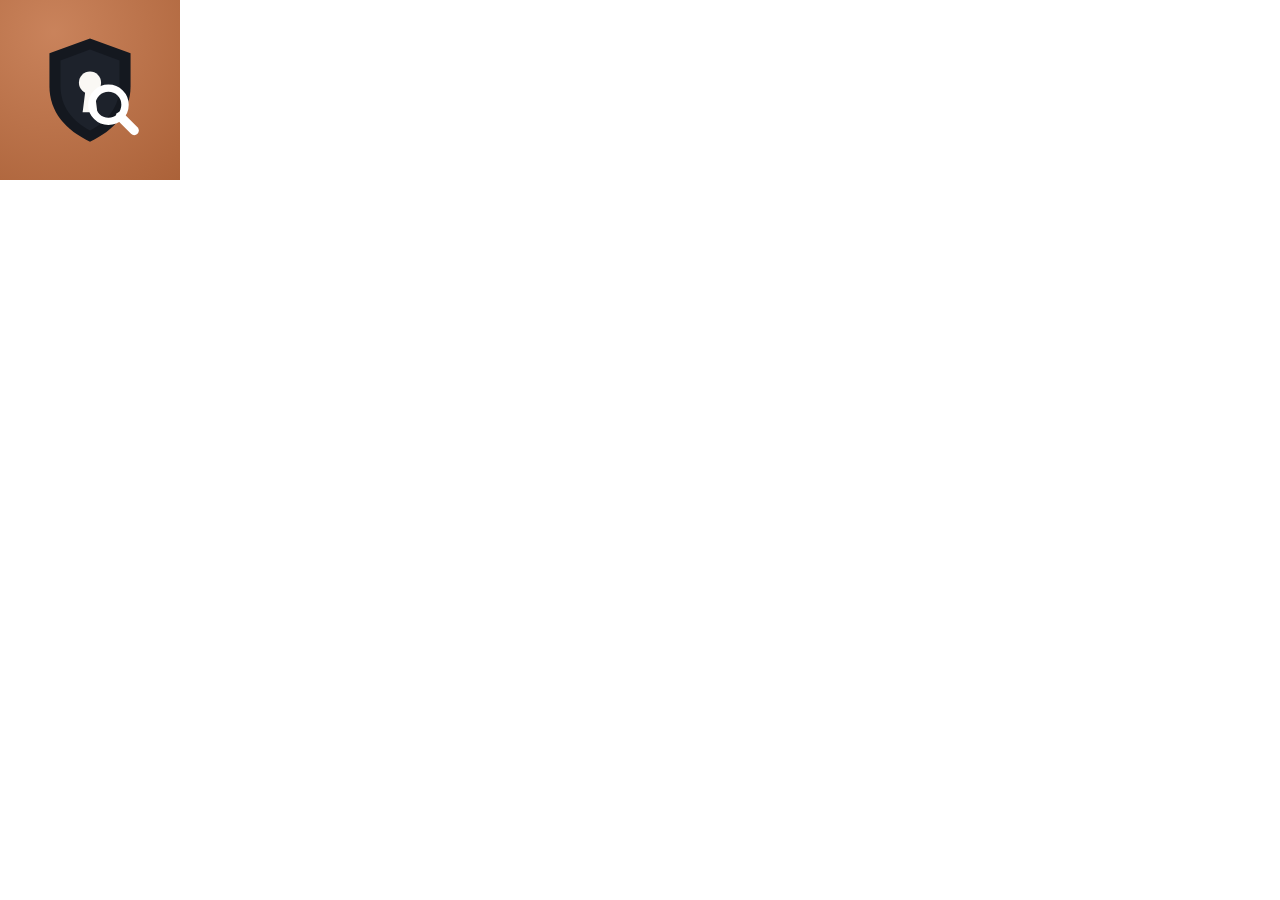
<file: touch-template.html>
<!doctype html>
<html lang="en">
<head>
<meta charset="utf-8">
<meta name="viewport" content="width=device-width, initial-scale=1">
<title>LeakCheck — apple touch icon</title>
<style>
  *{box-sizing:border-box;margin:0;padding:0}
  html,body{margin:0}
  .icon{
    width:180px;height:180px;background:#bf6b3c;
    display:flex;align-items:center;justify-content:center;
    /* apple rounds corners itself, but a subtle inset depth helps the screenshot */
    position:relative;overflow:hidden;
  }
  .icon::before{content:"";position:absolute;inset:0;background:radial-gradient(120% 120% at 30% 18%, rgba(255,255,255,.16), rgba(0,0,0,.12));}
  .mark{width:118px;height:118px;position:relative;z-index:1}
</style>
</head>
<body>
  <div class="icon">
    <svg class="mark" viewBox="0 0 64 64" aria-hidden="true">
      <!-- on copper bg: shield in ink, keyhole in paper, magnifier in white -->
      <path d="M32 4 54 12 V30 C54 44 45 54 32 60 C19 54 10 44 10 30 V12 Z" fill="#14181f"/>
      <path d="M32 10 48 16 V30 C48 41 41.5 49 32 54 C22.5 49 16 41 16 30 V16 Z" fill="#1d222b"/>
      <circle cx="32" cy="28" r="6" fill="#faf8f4"/>
      <path d="M29.6 31.5 H34.4 L36 44 H28 Z" fill="#faf8f4"/>
      <circle cx="42" cy="40" r="9" fill="none" stroke="#ffffff" stroke-width="4"/>
      <line x1="48.4" y1="46.4" x2="56" y2="54" stroke="#ffffff" stroke-width="5" stroke-linecap="round"/>
    </svg>
  </div>
</body>
</html>
</file>
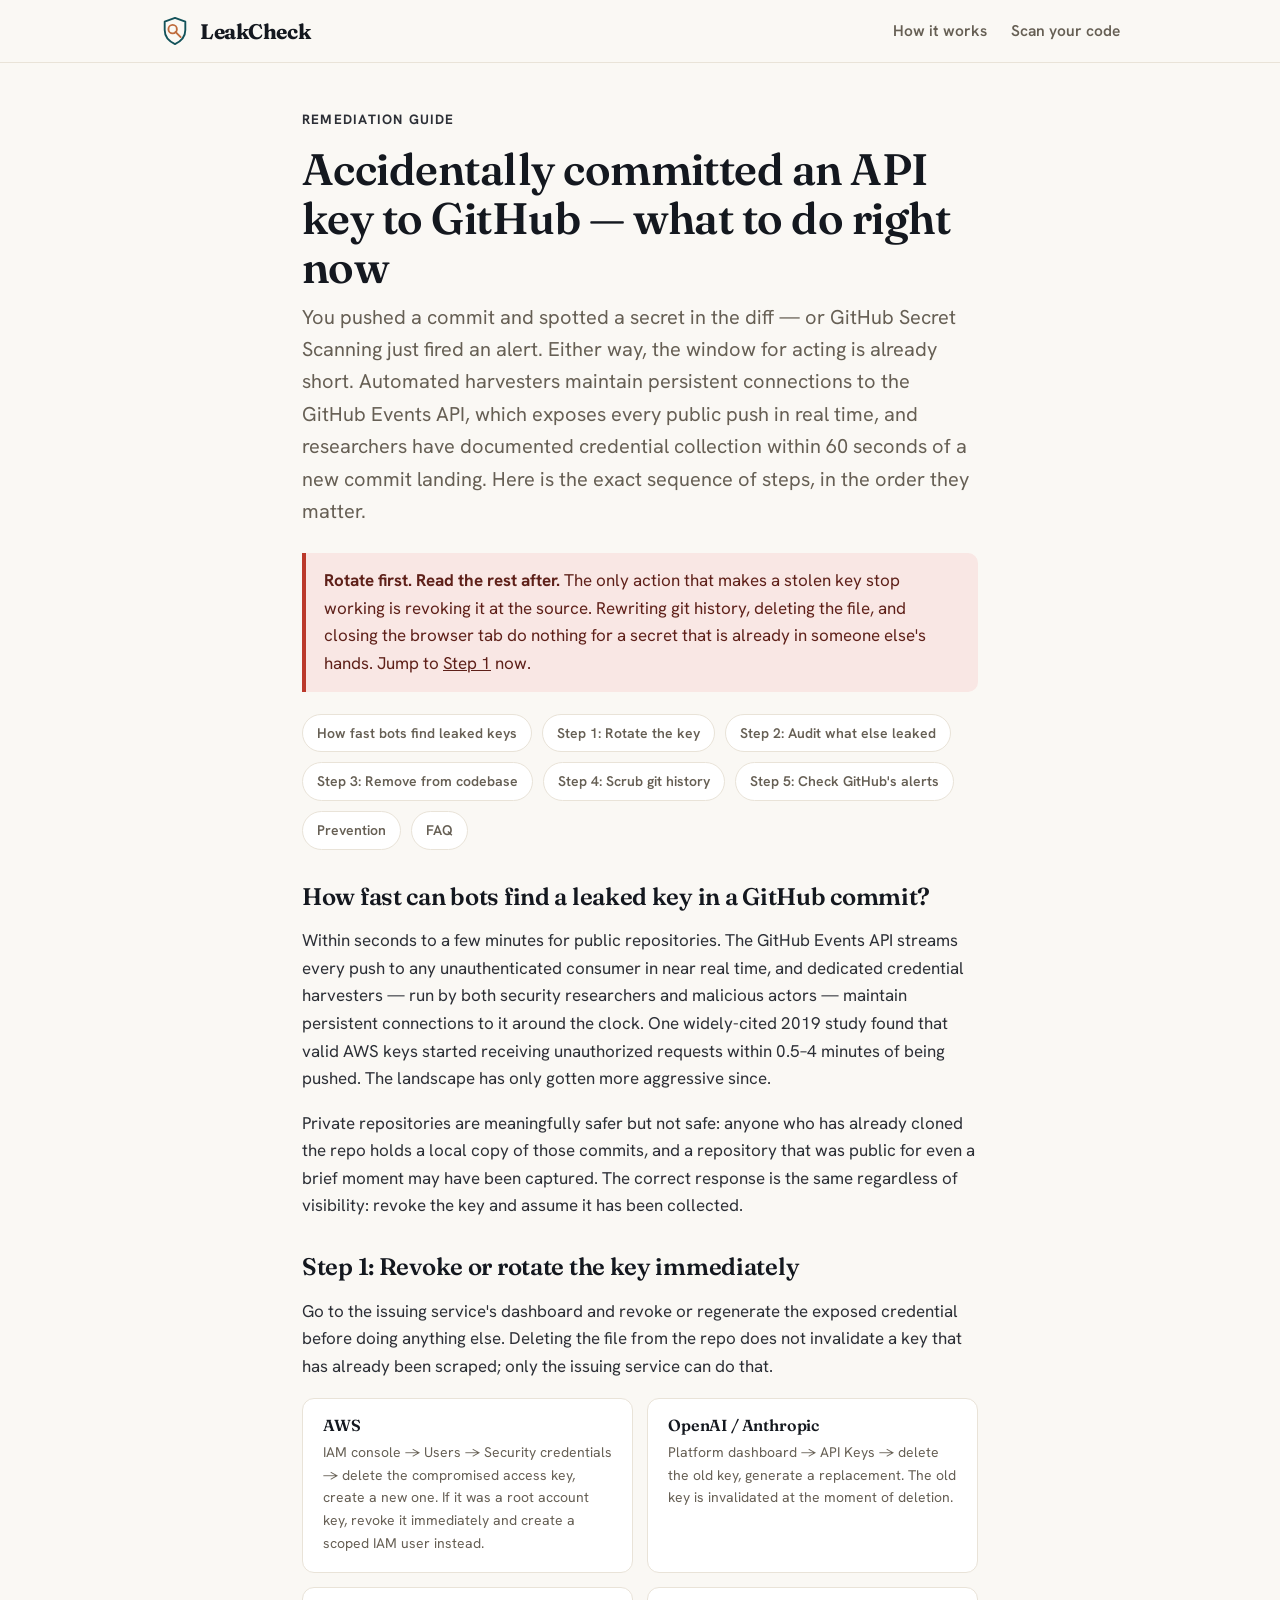
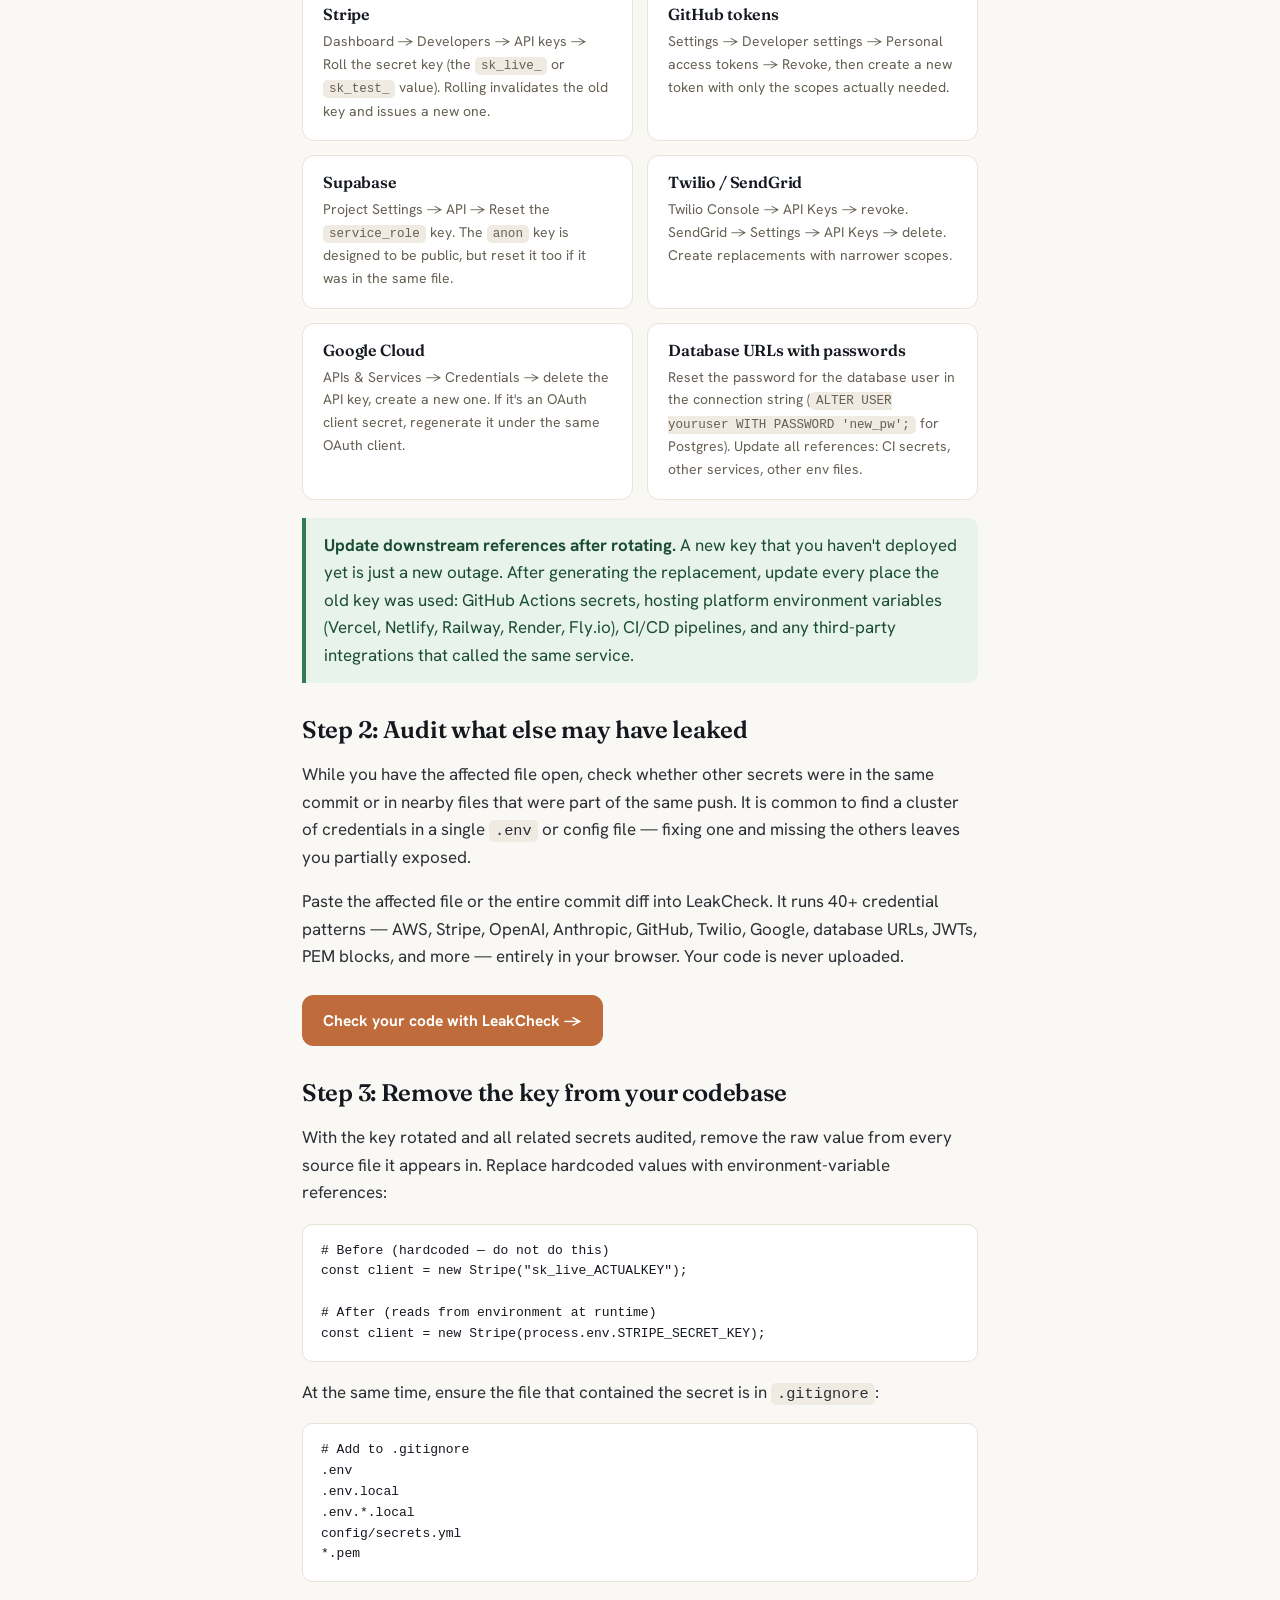
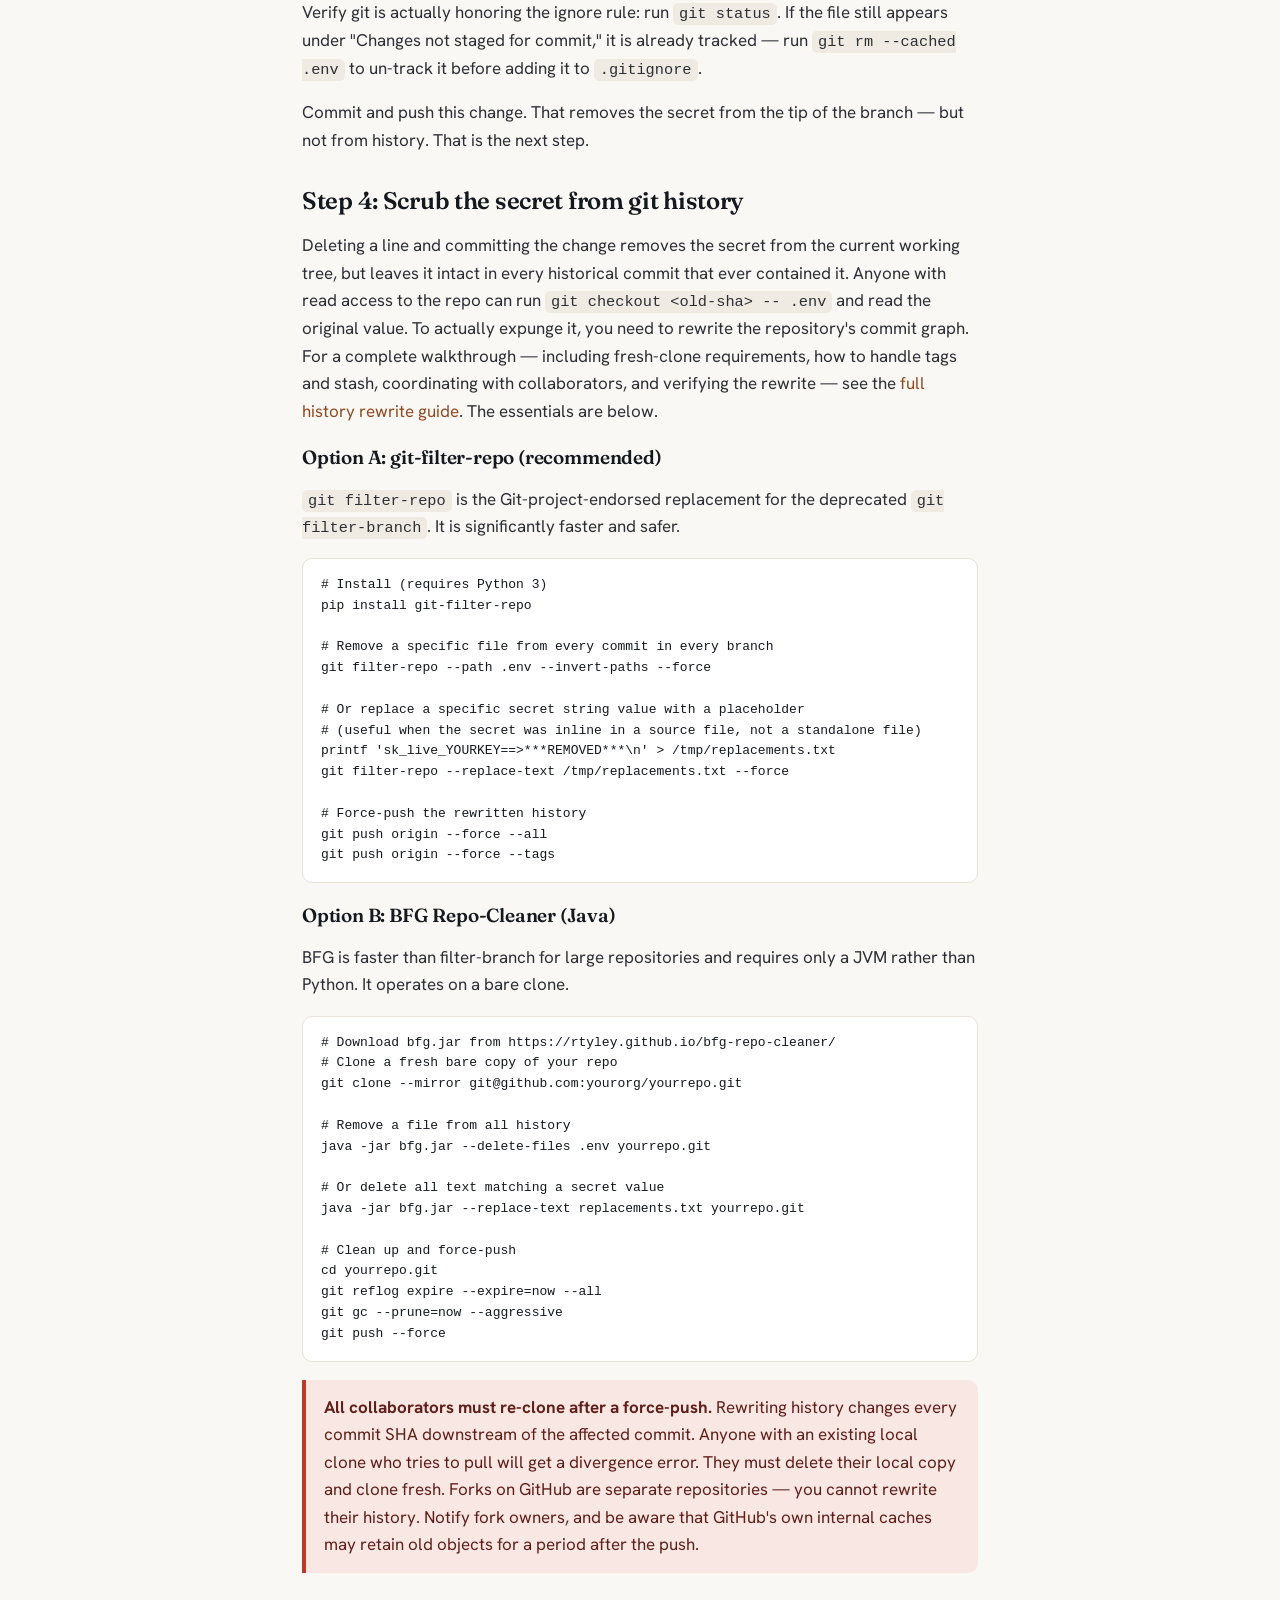
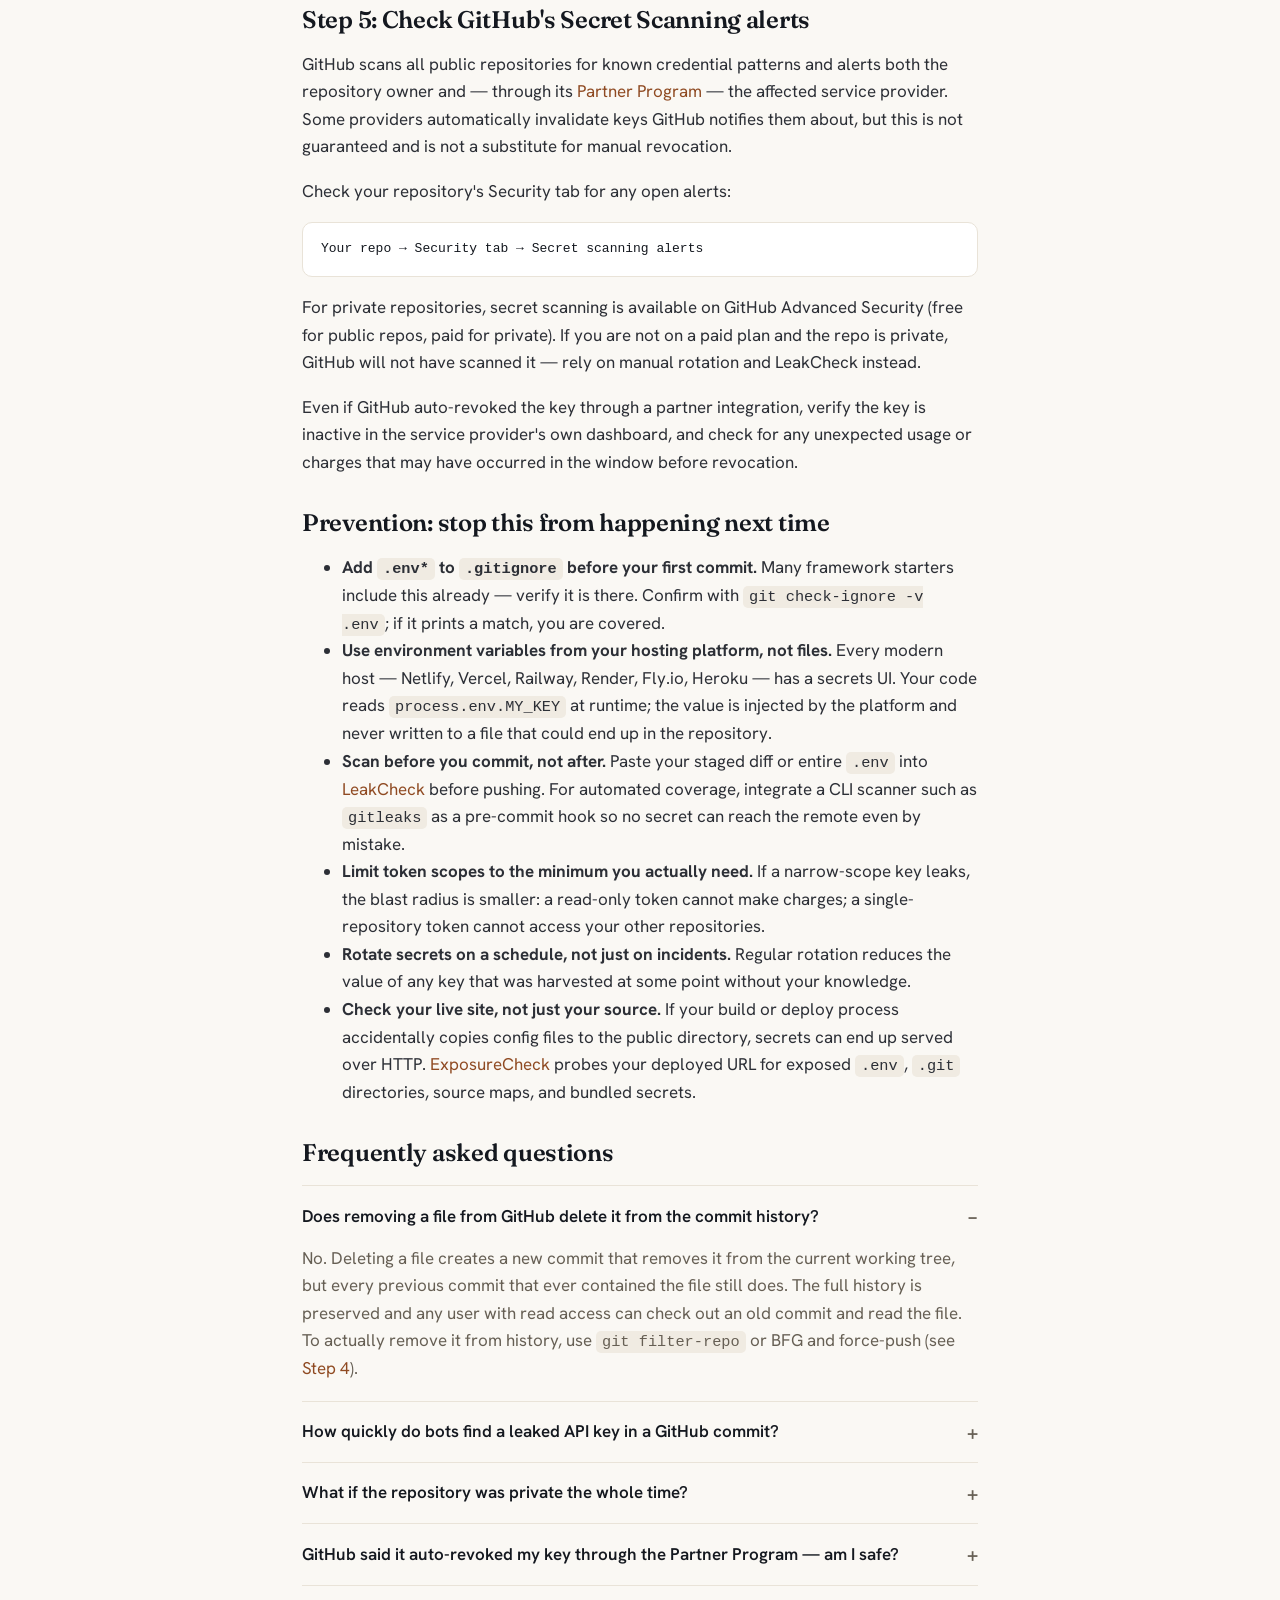
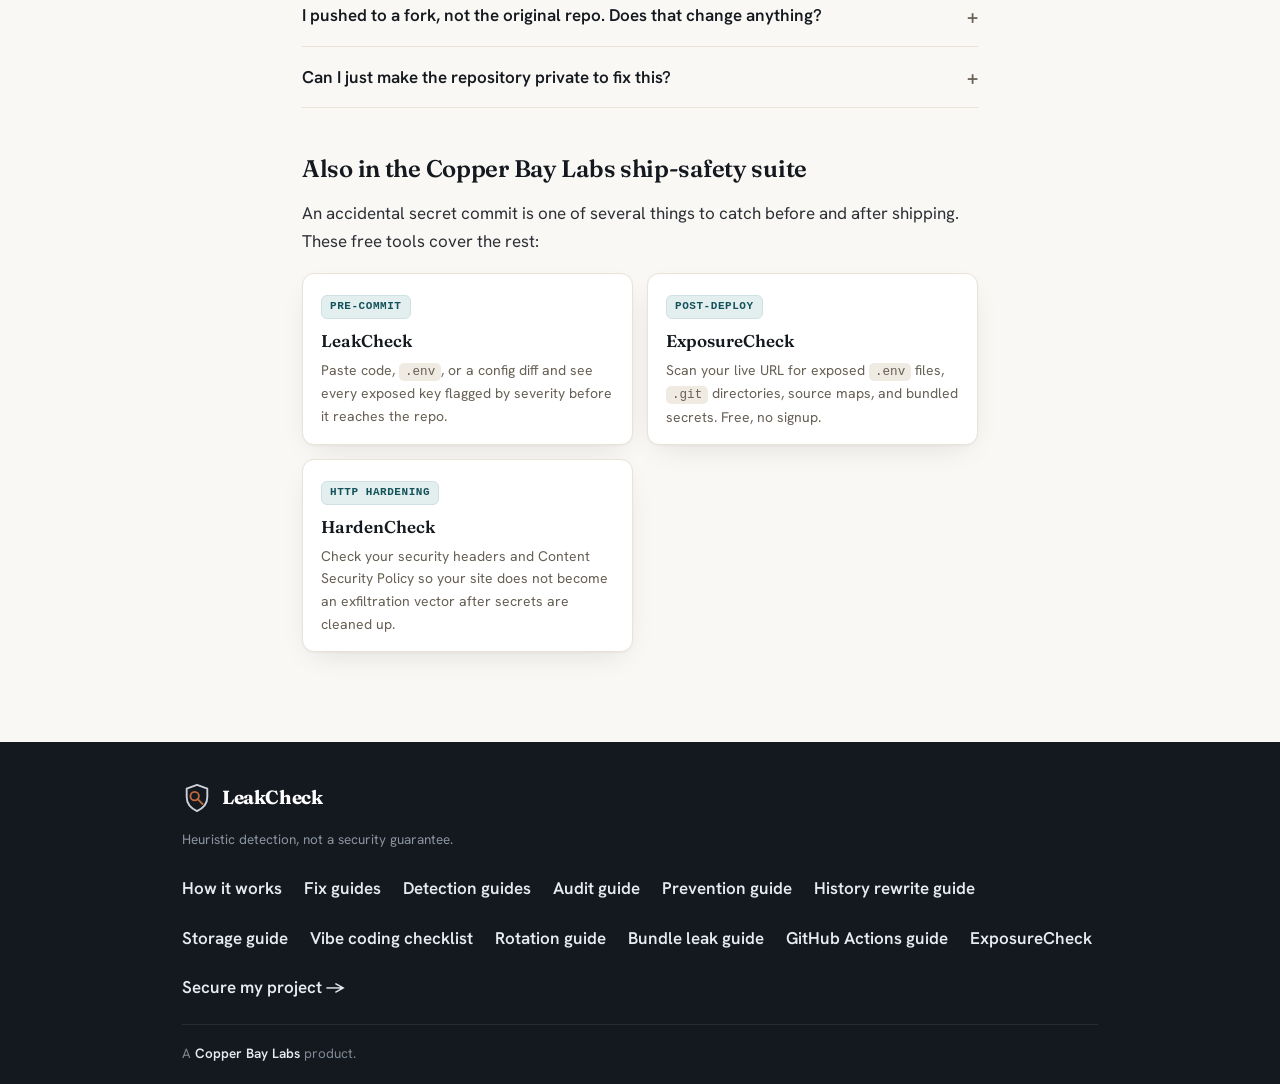
<file: guides/accidentally-committed-api-key-github.html>
<!doctype html>
<html lang="en">
<head>
<meta charset="utf-8">
<meta name="viewport" content="width=device-width, initial-scale=1">
<title>Accidentally Committed an API Key to GitHub — What to Do Right Now</title>
<meta name="description" content="Pushed an API key or secret to GitHub? Act fast: bots scrape public commits within seconds. This guide covers the exact steps — rotate first, then scrub git history, prevent recurrence.">
<link rel="canonical" href="https://labs.copperbaytech.com/leakcheck/guides/accidentally-committed-api-key-github.html">
<meta property="og:type" content="article">
<meta property="og:site_name" content="LeakCheck">
<meta property="og:title" content="Accidentally Committed an API Key to GitHub — What to Do Right Now">
<meta property="og:description" content="Rotate the key first, then scrub git history with git-filter-repo or BFG. Step-by-step remediation guide for accidentally exposed API keys and secrets.">
<meta property="og:url" content="https://labs.copperbaytech.com/leakcheck/guides/accidentally-committed-api-key-github.html">
<meta property="og:image" content="https://labs.copperbaytech.com/leakcheck/og-image.png">
<meta property="og:image:width" content="1200">
<meta property="og:image:height" content="630">
<meta name="twitter:card" content="summary_large_image">
<meta name="theme-color" content="#faf8f4">
<link rel="icon" href="../favicon.svg" type="image/svg+xml">
<link rel="apple-touch-icon" href="../apple-touch-icon.png">
<link rel="preconnect" href="https://fonts.googleapis.com">
<link rel="preconnect" href="https://fonts.gstatic.com" crossorigin>
<link href="https://fonts.googleapis.com/css2?family=Fraunces:opsz,wght@9..144,500;9..144,600;9..144,700&family=Hanken+Grotesk:wght@400;500;600;700&display=swap" rel="stylesheet">
<script type="application/ld+json">
{"@context":"https://schema.org","@type":"TechArticle","headline":"Accidentally Committed an API Key to GitHub — What to Do Right Now","description":"Step-by-step remediation guide for an API key or secret accidentally committed to a GitHub repository: rotate the credential immediately, audit what else leaked, remove from codebase, rewrite git history, and prevent recurrence.","author":{"@type":"Organization","name":"Copper Bay Labs","url":"https://copperbaytech.com"},"publisher":{"@type":"Organization","name":"Copper Bay Labs","url":"https://copperbaytech.com"},"datePublished":"2026-06-13","dateModified":"2026-06-13","mainEntityOfPage":"https://labs.copperbaytech.com/leakcheck/guides/accidentally-committed-api-key-github.html","mainEntity":{"@type":"FAQPage","mainEntity":[{"@type":"Question","name":"Does removing a file from GitHub delete it from the commit history?","acceptedAnswer":{"@type":"Answer","text":"No. Deleting a file creates a new commit that removes it from the working tree, but all previous commits still contain the file intact. Anyone can check out an old commit and read the value. Use git filter-repo or BFG Repo-Cleaner to rewrite history."}},{"@type":"Question","name":"How quickly do bots find a leaked API key in a GitHub commit?","acceptedAnswer":{"@type":"Answer","text":"Within seconds to minutes. Automated harvesters maintain persistent connections to the GitHub Events API, which exposes every public push in real time. Researchers have documented credential collection in under 60 seconds of a new commit landing."}},{"@type":"Question","name":"What if the repository was private?","acceptedAnswer":{"@type":"Answer","text":"A private repo significantly reduces exposure — automated harvesters target public pushes. But it is not zero risk: collaborators already have those commits locally, and if the repo was ever briefly public it may have been harvested. Rotate the key anyway."}},{"@type":"Question","name":"GitHub said it auto-revoked my key — am I safe?","acceptedAnswer":{"@type":"Answer","text":"GitHub's partner integrations automatically revoke some keys for certain providers. Even so, manually confirm the key is inactive in the provider's dashboard and check for any unexpected charges or access that may have occurred before revocation."}},{"@type":"Question","name":"I pushed to a fork, not the original repo. Do I still need to clean history?","acceptedAnswer":{"@type":"Answer","text":"Yes. A fork has its own full copy of git history. Clean and force-push the fork independently using git filter-repo or BFG."}}]}}
</script>
<link rel="stylesheet" href="../styles.css?v=2">
<style>
  .doc .lede{font-size:clamp(17px,2.3vw,20px);color:var(--muted)}
  .doc h2{scroll-margin-top:80px}
  .doc h3{font-family:"Fraunces",Georgia,serif;font-weight:600;font-size:19px;margin:22px 0 6px;letter-spacing:-.01em}
  .toc{display:flex;flex-wrap:wrap;gap:10px;margin:22px 0 6px;padding:0;list-style:none}
  .toc a{display:inline-block;background:var(--surface);border:1px solid var(--line);border-radius:999px;padding:7px 14px;font-size:14px;font-weight:600;color:var(--muted)}
  .toc a:hover{border-color:var(--bay);color:var(--ink);text-decoration:none}
  .callout.warn-callout{background:var(--fail-bg);border-left-color:var(--fail);color:#5e2019}
  .callout.tip-callout{background:var(--pass-bg);border-left-color:var(--pass);color:#1b4d30}
  .steps{margin:18px 0;padding-left:0;list-style:none;counter-reset:step}
  .steps>li{position:relative;padding:4px 0 20px 46px;counter-increment:step}
  .steps>li::before{content:counter(step);position:absolute;left:0;top:2px;width:30px;height:30px;border-radius:50%;background:var(--copper);color:#fff;font-weight:700;font-size:15px;display:flex;align-items:center;justify-content:center;font-family:"Fraunces",serif}
  .steps>li strong{display:block;margin-bottom:4px}
  .doc code.inline{font-family:ui-monospace,Menlo,Consolas,monospace;font-size:.9em;background:var(--line-2);padding:2px 6px;border-radius:5px}
  pre{background:var(--surface);border:1px solid var(--line);border-radius:10px;padding:16px 18px;overflow-x:auto;font-family:ui-monospace,Menlo,Consolas,monospace;font-size:13px;line-height:1.6;margin:12px 0}
  pre code{background:none;padding:0;font-size:inherit}
  .provider-grid{display:grid;grid-template-columns:repeat(auto-fit,minmax(280px,1fr));gap:14px;margin:18px 0}
  .provider-card{background:var(--surface);border:1px solid var(--line);border-radius:12px;padding:18px 20px}
  .provider-card h3{margin:0 0 6px;font-size:16px;font-family:"Fraunces",Georgia,serif;font-weight:600}
  .provider-card p{font-size:14px;color:var(--muted);margin:0}
  .suite{display:grid;grid-template-columns:repeat(auto-fit,minmax(220px,1fr));gap:14px;margin:18px 0 6px}
  .suite a{display:block;background:var(--surface);border:1px solid var(--line);border-radius:12px;padding:16px 18px;box-shadow:var(--shadow);transition:box-shadow .15s,transform .15s,border-color .15s}
  .suite a:hover{text-decoration:none;box-shadow:var(--shadow-lift);transform:translateY(-2px);border-color:var(--line-2)}
  .suite .s-name{font-family:"Fraunces",serif;font-weight:600;font-size:17px;color:var(--ink);display:block;margin:0 0 4px}
  .suite p{color:var(--muted);font-size:14px;margin:0}
  .suite .s-tag{display:inline-block;margin-bottom:8px;font-family:ui-monospace,Menlo,Consolas,monospace;font-size:11px;font-weight:700;letter-spacing:.05em;text-transform:uppercase;color:var(--bay);background:var(--bay-tint,#e8f4f6);border:1px solid #cfe1e3;border-radius:6px;padding:2px 8px}
  .faq-section{margin:18px 0}
  .faq-section details{border-bottom:1px solid var(--line);padding:14px 0}
  .faq-section details:first-child{border-top:1px solid var(--line)}
  .faq-section summary{font-weight:600;cursor:pointer;list-style:none;display:flex;justify-content:space-between;align-items:center;gap:12px}
  .faq-section summary::-webkit-details-marker{display:none}
  .faq-section summary::after{content:"+";font-size:20px;color:var(--muted);flex-shrink:0}
  .faq-section details[open] summary::after{content:"\2212"}
  .faq-section details p,.faq-section details ul{margin:12px 0 4px;color:var(--muted)}
</style>
</head>
<body>
<a class="skip" href="#main">Skip to main content</a>

<header class="masthead" role="banner">
  <div class="wrap hdr-bar">
    <a class="brand" href="../" aria-label="LeakCheck — go to homepage">
      <svg class="mark" viewBox="0 0 64 64" aria-hidden="true">
        <path d="M32 4 54 12v18c0 14-9 24-22 30C19 54 10 44 10 30V12L32 4Z" fill="none" stroke="#13525a" stroke-width="4" stroke-linejoin="round"/>
        <circle cx="27" cy="28" r="9" fill="none" stroke="#bf6b3c" stroke-width="4"/>
        <path d="M33 34 44 45" stroke="#bf6b3c" stroke-width="4" stroke-linecap="round"/>
      </svg>
      <span class="wordmark">LeakCheck</span>
    </a>
    <nav class="nav" aria-label="Primary navigation">
      <a href="../about.html">How it works</a>
      <a href="../">Scan your code</a>
    </nav>
  </div>
</header>

<main id="main">
<article class="doc">
  <div class="wrap narrow">
    <p class="eyebrow" style="text-align:left">Remediation guide</p>
    <h1>Accidentally committed an API key to GitHub — what to do right now</h1>
    <p class="lede">You pushed a commit and spotted a secret in the diff — or GitHub Secret Scanning just fired an alert. Either way, the window for acting is already short. Automated harvesters maintain persistent connections to the GitHub Events API, which exposes every public push in real time, and researchers have documented credential collection within 60 seconds of a new commit landing. Here is the exact sequence of steps, in the order they matter.</p>

    <div class="callout warn-callout">
      <strong>Rotate first. Read the rest after.</strong> The only action that makes a stolen key stop working is revoking it at the source. Rewriting git history, deleting the file, and closing the browser tab do nothing for a secret that is already in someone else's hands. Jump to <a href="#rotate" style="color:inherit;text-decoration:underline">Step 1</a> now.
    </div>

    <ul class="toc" aria-label="On this page">
      <li><a href="#how-fast">How fast bots find leaked keys</a></li>
      <li><a href="#rotate">Step 1: Rotate the key</a></li>
      <li><a href="#audit">Step 2: Audit what else leaked</a></li>
      <li><a href="#remove">Step 3: Remove from codebase</a></li>
      <li><a href="#git-history">Step 4: Scrub git history</a></li>
      <li><a href="#secret-scanning">Step 5: Check GitHub's alerts</a></li>
      <li><a href="#prevention">Prevention</a></li>
      <li><a href="#faq">FAQ</a></li>
    </ul>

    <h2 id="how-fast">How fast can bots find a leaked key in a GitHub commit?</h2>
    <p>Within seconds to a few minutes for public repositories. The GitHub Events API streams every push to any unauthenticated consumer in near real time, and dedicated credential harvesters — run by both security researchers and malicious actors — maintain persistent connections to it around the clock. One widely-cited 2019 study found that valid AWS keys started receiving unauthorized requests within 0.5–4 minutes of being pushed. The landscape has only gotten more aggressive since.</p>
    <p>Private repositories are meaningfully safer but not safe: anyone who has already cloned the repo holds a local copy of those commits, and a repository that was public for even a brief moment may have been captured. The correct response is the same regardless of visibility: revoke the key and assume it has been collected.</p>

    <h2 id="rotate">Step 1: Revoke or rotate the key immediately</h2>
    <p>Go to the issuing service's dashboard and revoke or regenerate the exposed credential before doing anything else. Deleting the file from the repo does not invalidate a key that has already been scraped; only the issuing service can do that.</p>

    <div class="provider-grid">
      <div class="provider-card">
        <h3>AWS</h3>
        <p>IAM console → Users → Security credentials → delete the compromised access key, create a new one. If it was a root account key, revoke it immediately and create a scoped IAM user instead.</p>
      </div>
      <div class="provider-card">
        <h3>OpenAI / Anthropic</h3>
        <p>Platform dashboard → API Keys → delete the old key, generate a replacement. The old key is invalidated at the moment of deletion.</p>
      </div>
      <div class="provider-card">
        <h3>Stripe</h3>
        <p>Dashboard → Developers → API keys → Roll the secret key (the <code class="inline">sk_live_</code> or <code class="inline">sk_test_</code> value). Rolling invalidates the old key and issues a new one.</p>
      </div>
      <div class="provider-card">
        <h3>GitHub tokens</h3>
        <p>Settings → Developer settings → Personal access tokens → Revoke, then create a new token with only the scopes actually needed.</p>
      </div>
      <div class="provider-card">
        <h3>Supabase</h3>
        <p>Project Settings → API → Reset the <code class="inline">service_role</code> key. The <code class="inline">anon</code> key is designed to be public, but reset it too if it was in the same file.</p>
      </div>
      <div class="provider-card">
        <h3>Twilio / SendGrid</h3>
        <p>Twilio Console → API Keys → revoke. SendGrid → Settings → API Keys → delete. Create replacements with narrower scopes.</p>
      </div>
      <div class="provider-card">
        <h3>Google Cloud</h3>
        <p>APIs &amp; Services → Credentials → delete the API key, create a new one. If it's an OAuth client secret, regenerate it under the same OAuth client.</p>
      </div>
      <div class="provider-card">
        <h3>Database URLs with passwords</h3>
        <p>Reset the password for the database user in the connection string (<code class="inline">ALTER USER youruser WITH PASSWORD 'new_pw';</code> for Postgres). Update all references: CI secrets, other services, other env files.</p>
      </div>
    </div>

    <div class="callout tip-callout">
      <strong>Update downstream references after rotating.</strong> A new key that you haven't deployed yet is just a new outage. After generating the replacement, update every place the old key was used: GitHub Actions secrets, hosting platform environment variables (Vercel, Netlify, Railway, Render, Fly.io), CI/CD pipelines, and any third-party integrations that called the same service.
    </div>

    <h2 id="audit">Step 2: Audit what else may have leaked</h2>
    <p>While you have the affected file open, check whether other secrets were in the same commit or in nearby files that were part of the same push. It is common to find a cluster of credentials in a single <code class="inline">.env</code> or config file — fixing one and missing the others leaves you partially exposed.</p>
    <p>Paste the affected file or the entire commit diff into LeakCheck. It runs 40+ credential patterns — AWS, Stripe, OpenAI, Anthropic, GitHub, Twilio, Google, database URLs, JWTs, PEM blocks, and more — entirely in your browser. Your code is never uploaded.</p>

    <p style="margin:24px 0 8px"><a class="btn primary" href="../">Check your code with LeakCheck &rarr;</a></p>

    <h2 id="remove">Step 3: Remove the key from your codebase</h2>
    <p>With the key rotated and all related secrets audited, remove the raw value from every source file it appears in. Replace hardcoded values with environment-variable references:</p>
    <pre><code># Before (hardcoded — do not do this)
const client = new Stripe("sk_live_ACTUALKEY");

# After (reads from environment at runtime)
const client = new Stripe(process.env.STRIPE_SECRET_KEY);</code></pre>
    <p>At the same time, ensure the file that contained the secret is in <code class="inline">.gitignore</code>:</p>
    <pre><code># Add to .gitignore
.env
.env.local
.env.*.local
config/secrets.yml
*.pem</code></pre>
    <p>Verify git is actually honoring the ignore rule: run <code class="inline">git status</code>. If the file still appears under "Changes not staged for commit," it is already tracked — run <code class="inline">git rm --cached .env</code> to un-track it before adding it to <code class="inline">.gitignore</code>.</p>
    <p>Commit and push this change. That removes the secret from the tip of the branch — but not from history. That is the next step.</p>

    <h2 id="git-history">Step 4: Scrub the secret from git history</h2>
    <p>Deleting a line and committing the change removes the secret from the current working tree, but leaves it intact in every historical commit that ever contained it. Anyone with read access to the repo can run <code class="inline">git checkout &lt;old-sha&gt; -- .env</code> and read the original value. To actually expunge it, you need to rewrite the repository's commit graph. For a complete walkthrough — including fresh-clone requirements, how to handle tags and stash, coordinating with collaborators, and verifying the rewrite — see the <a href="remove-secret-from-git-history.html">full history rewrite guide</a>. The essentials are below.</p>

    <h3>Option A: git-filter-repo (recommended)</h3>
    <p><code class="inline">git filter-repo</code> is the Git-project-endorsed replacement for the deprecated <code class="inline">git filter-branch</code>. It is significantly faster and safer.</p>
    <pre><code># Install (requires Python 3)
pip install git-filter-repo

# Remove a specific file from every commit in every branch
git filter-repo --path .env --invert-paths --force

# Or replace a specific secret string value with a placeholder
# (useful when the secret was inline in a source file, not a standalone file)
printf 'sk_live_YOURKEY==>***REMOVED***\n' > /tmp/replacements.txt
git filter-repo --replace-text /tmp/replacements.txt --force

# Force-push the rewritten history
git push origin --force --all
git push origin --force --tags</code></pre>

    <h3>Option B: BFG Repo-Cleaner (Java)</h3>
    <p>BFG is faster than filter-branch for large repositories and requires only a JVM rather than Python. It operates on a bare clone.</p>
    <pre><code># Download bfg.jar from https://rtyley.github.io/bfg-repo-cleaner/
# Clone a fresh bare copy of your repo
git clone --mirror git@github.com:yourorg/yourrepo.git

# Remove a file from all history
java -jar bfg.jar --delete-files .env yourrepo.git

# Or delete all text matching a secret value
java -jar bfg.jar --replace-text replacements.txt yourrepo.git

# Clean up and force-push
cd yourrepo.git
git reflog expire --expire=now --all
git gc --prune=now --aggressive
git push --force</code></pre>

    <div class="callout warn-callout">
      <strong>All collaborators must re-clone after a force-push.</strong> Rewriting history changes every commit SHA downstream of the affected commit. Anyone with an existing local clone who tries to pull will get a divergence error. They must delete their local copy and clone fresh. Forks on GitHub are separate repositories — you cannot rewrite their history. Notify fork owners, and be aware that GitHub's own internal caches may retain old objects for a period after the push.
    </div>

    <h2 id="secret-scanning">Step 5: Check GitHub's Secret Scanning alerts</h2>
    <p>GitHub scans all public repositories for known credential patterns and alerts both the repository owner and — through its <a href="https://docs.github.com/en/code-security/secret-scanning/secret-scanning-partner-patterns" target="_blank" rel="noopener noreferrer">Partner Program</a> — the affected service provider. Some providers automatically invalidate keys GitHub notifies them about, but this is not guaranteed and is not a substitute for manual revocation.</p>
    <p>Check your repository's Security tab for any open alerts:</p>
    <pre><code>Your repo → Security tab → Secret scanning alerts</code></pre>
    <p>For private repositories, secret scanning is available on GitHub Advanced Security (free for public repos, paid for private). If you are not on a paid plan and the repo is private, GitHub will not have scanned it — rely on manual rotation and LeakCheck instead.</p>
    <p>Even if GitHub auto-revoked the key through a partner integration, verify the key is inactive in the service provider's own dashboard, and check for any unexpected usage or charges that may have occurred in the window before revocation.</p>

    <h2 id="prevention">Prevention: stop this from happening next time</h2>
    <ul>
      <li><strong>Add <code class="inline">.env*</code> to <code class="inline">.gitignore</code> before your first commit.</strong> Many framework starters include this already — verify it is there. Confirm with <code class="inline">git check-ignore -v .env</code>; if it prints a match, you are covered.</li>
      <li><strong>Use environment variables from your hosting platform, not files.</strong> Every modern host — Netlify, Vercel, Railway, Render, Fly.io, Heroku — has a secrets UI. Your code reads <code class="inline">process.env.MY_KEY</code> at runtime; the value is injected by the platform and never written to a file that could end up in the repository.</li>
      <li><strong>Scan before you commit, not after.</strong> Paste your staged diff or entire <code class="inline">.env</code> into <a href="../">LeakCheck</a> before pushing. For automated coverage, integrate a CLI scanner such as <code class="inline">gitleaks</code> as a pre-commit hook so no secret can reach the remote even by mistake.</li>
      <li><strong>Limit token scopes to the minimum you actually need.</strong> If a narrow-scope key leaks, the blast radius is smaller: a read-only token cannot make charges; a single-repository token cannot access your other repositories.</li>
      <li><strong>Rotate secrets on a schedule, not just on incidents.</strong> Regular rotation reduces the value of any key that was harvested at some point without your knowledge.</li>
      <li><strong>Check your live site, not just your source.</strong> If your build or deploy process accidentally copies config files to the public directory, secrets can end up served over HTTP. <a href="https://labs.copperbaytech.com/exposurecheck/" target="_blank" rel="noopener noreferrer">ExposureCheck</a> probes your deployed URL for exposed <code class="inline">.env</code>, <code class="inline">.git</code> directories, source maps, and bundled secrets.</li>
    </ul>

    <h2 id="faq">Frequently asked questions</h2>
    <div class="faq-section">
      <details open>
        <summary>Does removing a file from GitHub delete it from the commit history?</summary>
        <p>No. Deleting a file creates a new commit that removes it from the current working tree, but every previous commit that ever contained the file still does. The full history is preserved and any user with read access can check out an old commit and read the file. To actually remove it from history, use <code class="inline">git filter-repo</code> or BFG and force-push (see <a href="#git-history">Step 4</a>).</p>
      </details>
      <details>
        <summary>How quickly do bots find a leaked API key in a GitHub commit?</summary>
        <p>Typically within seconds to a few minutes for public repositories. The GitHub Events API is a public, real-time stream of all push events, and dedicated tools continuously monitor it. A 2019 research paper found unauthorized AWS API calls beginning within 0.5–4 minutes of keys being pushed. Assume any public commit is scanned immediately.</p>
      </details>
      <details>
        <summary>What if the repository was private the whole time?</summary>
        <p>Private repositories are not monitored by the public Events API, so automated harvesters are very unlikely to have captured the key. However, all collaborators who have cloned the repository already hold a local copy of those commits, and any collaborator who was removed still has their clone. Rotate the key and scrub history anyway — it is 30 minutes of work versus an unknown amount of ongoing risk.</p>
      </details>
      <details>
        <summary>GitHub said it auto-revoked my key through the Partner Program — am I safe?</summary>
        <p>GitHub's partner integrations revoke secrets automatically for several major providers (AWS, Stripe, GitHub itself, Twilio, and others). Even so, confirm the revocation in the provider's own dashboard — the partner notification can take a few minutes, and there may be a window of exposure. Also check for unexpected API usage, new IAM users, or charges in that window.</p>
      </details>
      <details>
        <summary>I pushed to a fork, not the original repo. Does that change anything?</summary>
        <p>A fork has its own full copy of git history. If the fork is public, the same automated harvesting risk applies. Clean the fork's history with <code class="inline">git filter-repo</code> or BFG and force-push it independently of the upstream repository.</p>
      </details>
      <details>
        <summary>Can I just make the repository private to fix this?</summary>
        <p>Making a repository private stops future automated scanning of new commits, but it does not remove the secret from your history, does not invalidate the key, and does not prevent access by anyone who cloned before the visibility change. Rotation is still required, and history cleanup is still strongly recommended.</p>
      </details>
    </div>

    <h2 style="margin-top:48px">Also in the Copper Bay Labs ship-safety suite</h2>
    <p>An accidental secret commit is one of several things to catch before and after shipping. These free tools cover the rest:</p>
    <div class="suite">
      <a href="../">
        <span class="s-tag">Pre-commit</span>
        <span class="s-name">LeakCheck</span>
        <p>Paste code, <code class="inline">.env</code>, or a config diff and see every exposed key flagged by severity before it reaches the repo.</p>
      </a>
      <a href="https://labs.copperbaytech.com/exposurecheck/" target="_blank" rel="noopener noreferrer">
        <span class="s-tag">Post-deploy</span>
        <span class="s-name">ExposureCheck</span>
        <p>Scan your live URL for exposed <code class="inline">.env</code> files, <code class="inline">.git</code> directories, source maps, and bundled secrets. Free, no signup.</p>
      </a>
      <a href="https://labs.copperbaytech.com/hardencheck/" target="_blank" rel="noopener noreferrer">
        <span class="s-tag">HTTP hardening</span>
        <span class="s-name">HardenCheck</span>
        <p>Check your security headers and Content Security Policy so your site does not become an exfiltration vector after secrets are cleaned up.</p>
      </a>
    </div>
  </div>
</article>
</main>

<footer class="footer" role="contentinfo">
  <div class="wrap foot">
    <div>
      <a class="brand small" href="../" aria-label="LeakCheck — homepage">
        <svg class="mark" viewBox="0 0 64 64" aria-hidden="true">
          <path d="M32 4 54 12v18c0 14-9 24-22 30C19 54 10 44 10 30V12L32 4Z" fill="none" stroke="#cbd2da" stroke-width="4" stroke-linejoin="round"/>
          <circle cx="27" cy="28" r="9" fill="none" stroke="#bf6b3c" stroke-width="4"/>
          <path d="M33 34 44 45" stroke="#bf6b3c" stroke-width="4" stroke-linecap="round"/>
        </svg>
        <span class="wordmark">LeakCheck</span>
      </a>
      <p class="fine">Heuristic detection, not a security guarantee.</p>
    </div>
    <nav class="foot-nav" aria-label="Footer navigation">
      <a href="../about.html">How it works</a>
      <a href="accidentally-committed-api-key-github.html" aria-current="page">Fix guides</a>
      <a href="scan-git-repository-for-secrets.html">Detection guides</a>
      <a href="find-hardcoded-api-keys-in-codebase.html">Audit guide</a>
      <a href="prevent-committing-secrets-pre-commit.html">Prevention guide</a>
      <a href="remove-secret-from-git-history.html">History rewrite guide</a>
      <a href="api-key-storage-best-practices.html">Storage guide</a>
      <a href="vibe-coding-security-checklist.html">Vibe coding checklist</a>
      <a href="rotate-leaked-api-key.html">Rotation guide</a>
      <a href="prevent-secrets-javascript-bundle.html">Bundle leak guide</a>
      <a href="github-actions-secrets-security.html">GitHub Actions guide</a>
      <a href="https://labs.copperbaytech.com/exposurecheck/" target="_blank" rel="noopener noreferrer">ExposureCheck</a>
      <a href="https://copperbaytech.com" target="_blank" rel="noopener noreferrer">Secure my project &rarr;</a>
    </nav>
  </div>
  <div class="wrap">
    <p class="madeby">A <a href="https://copperbaytech.com" target="_blank" rel="noopener noreferrer">Copper Bay Labs</a> product.</p>
  </div>
</footer>
</body>
</html>
</file>
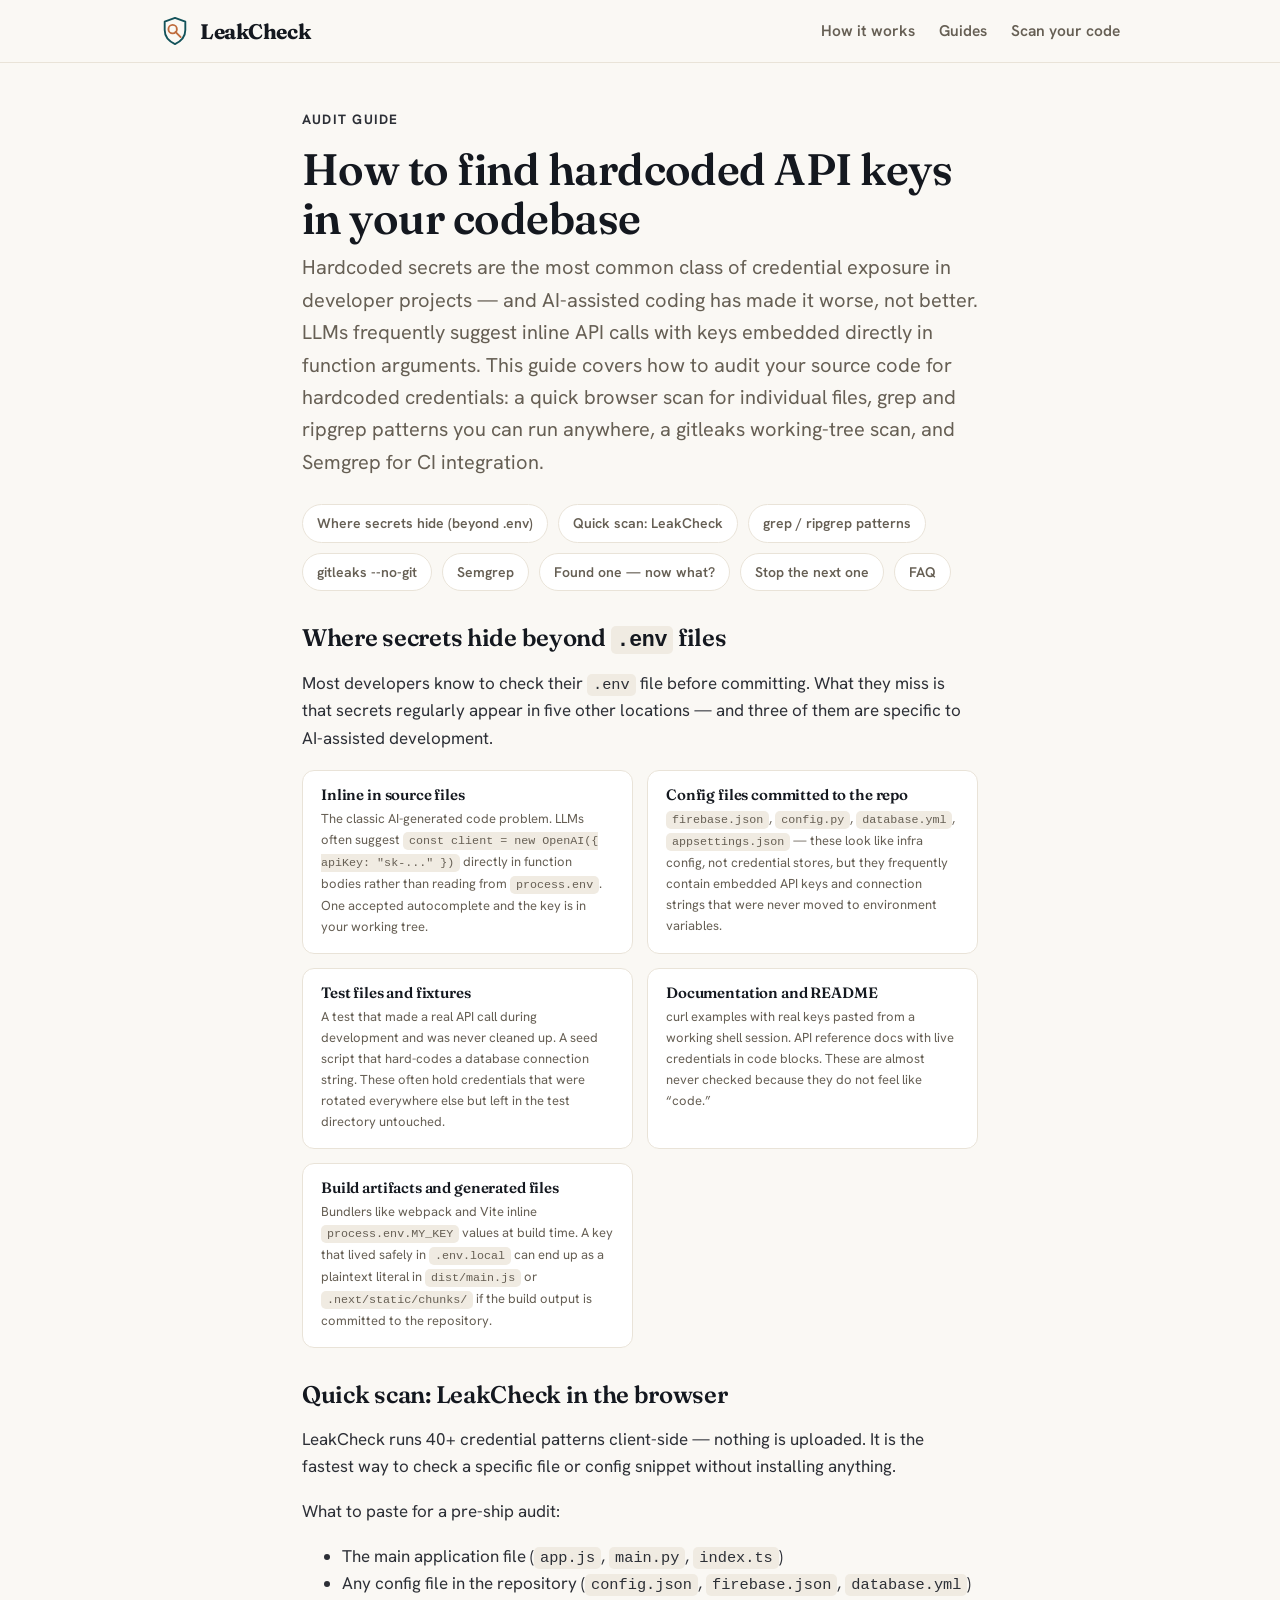
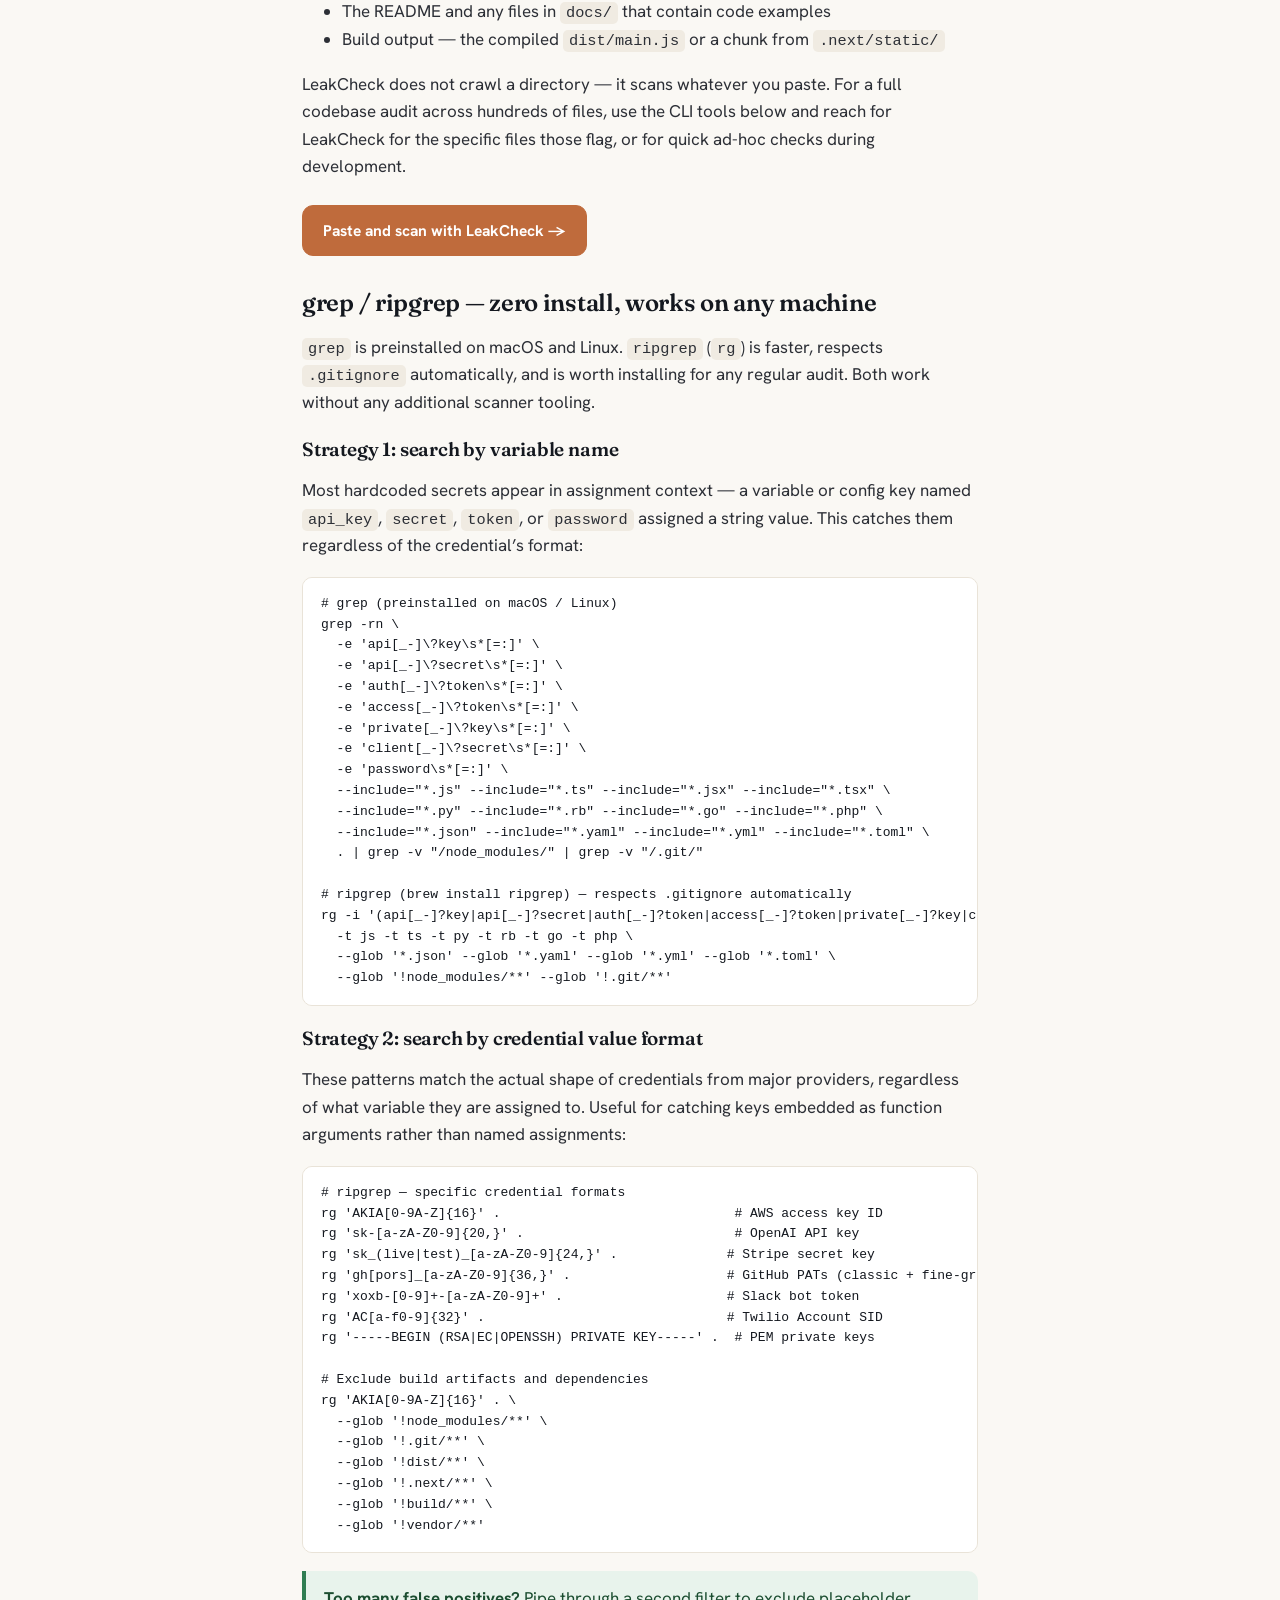
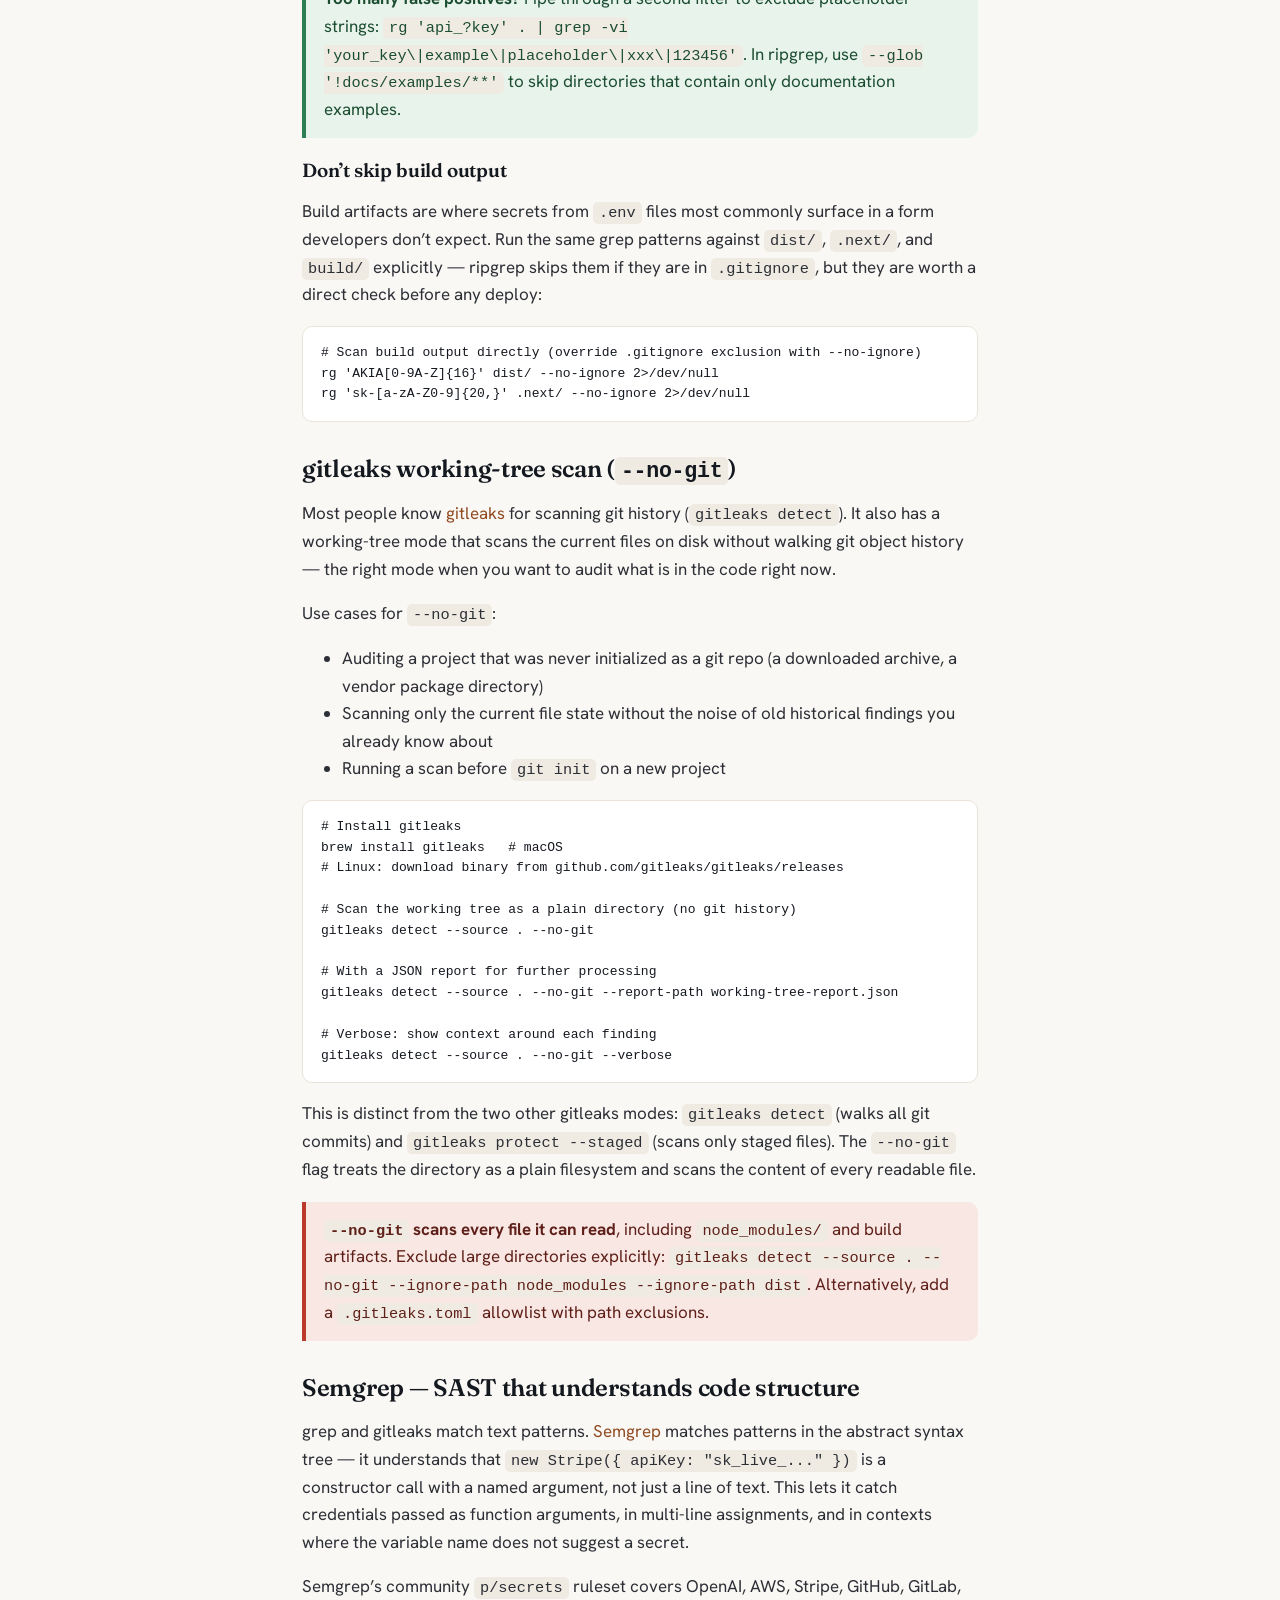
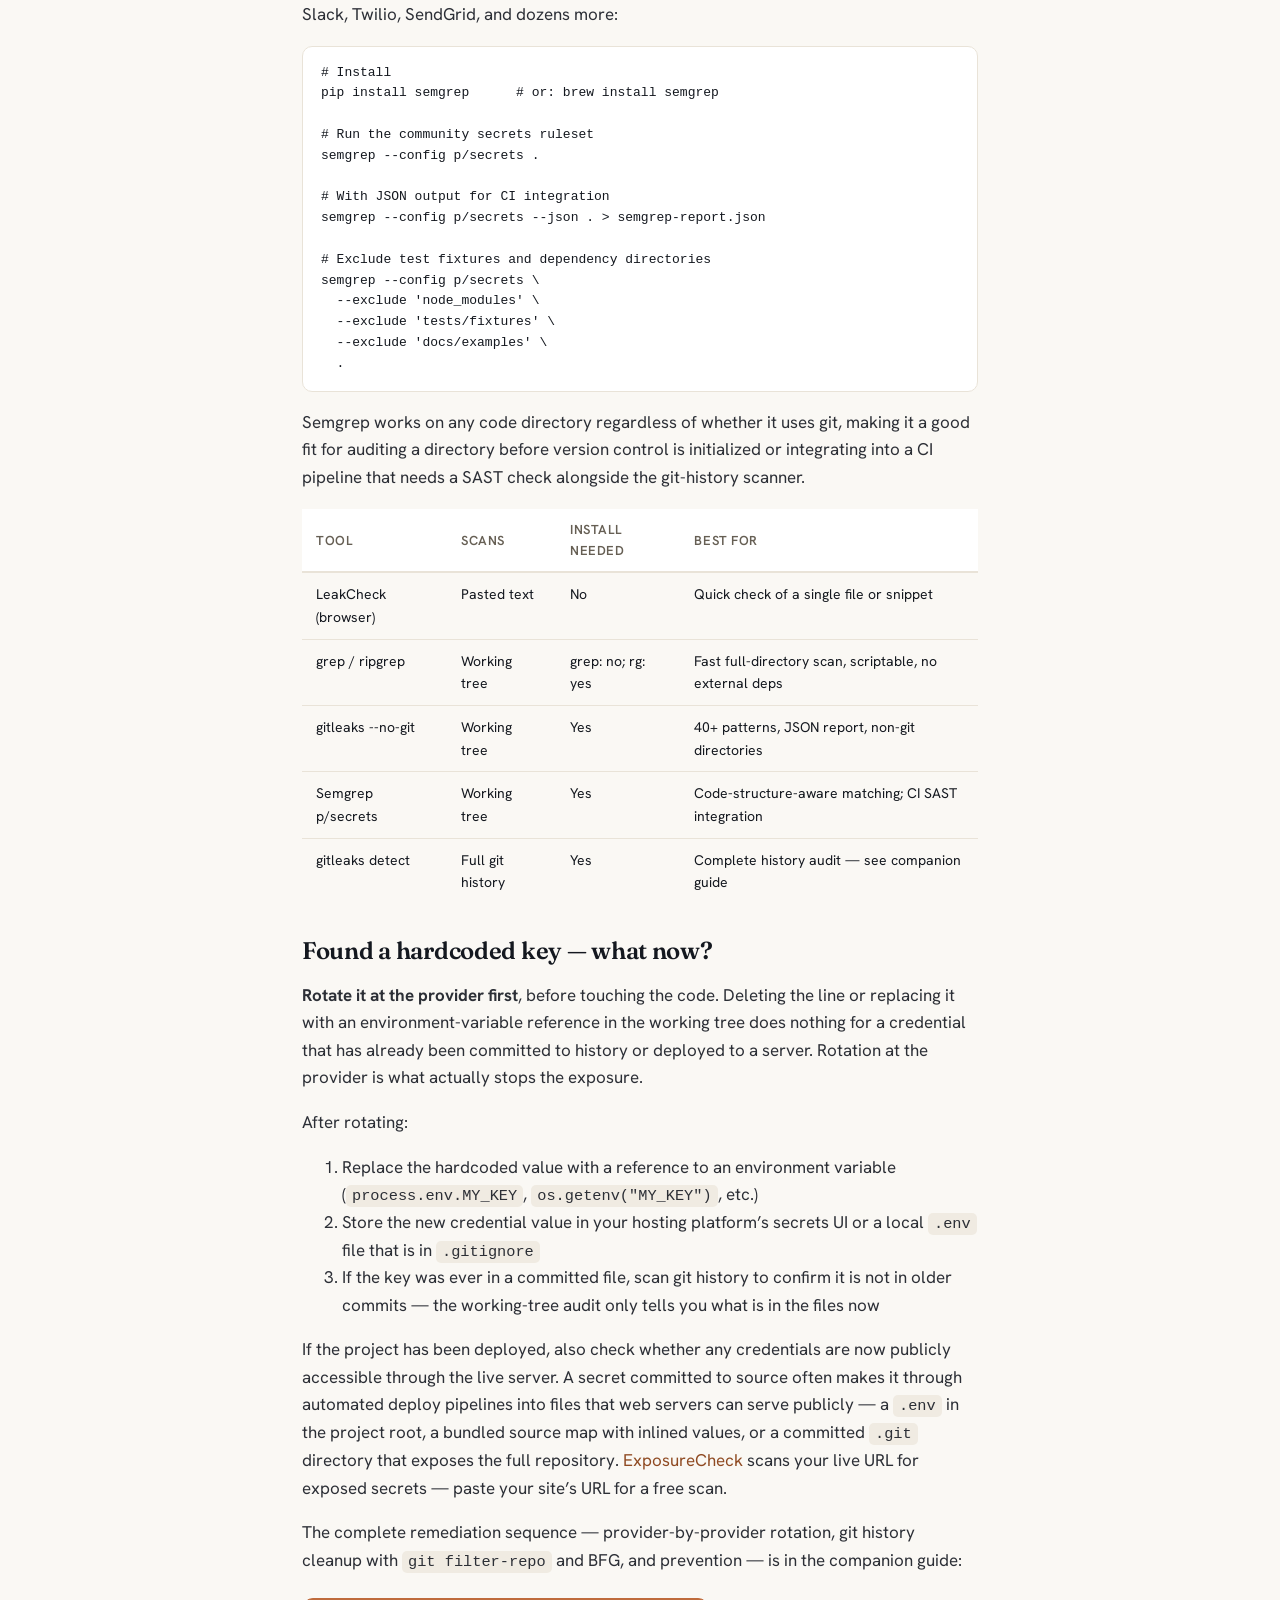
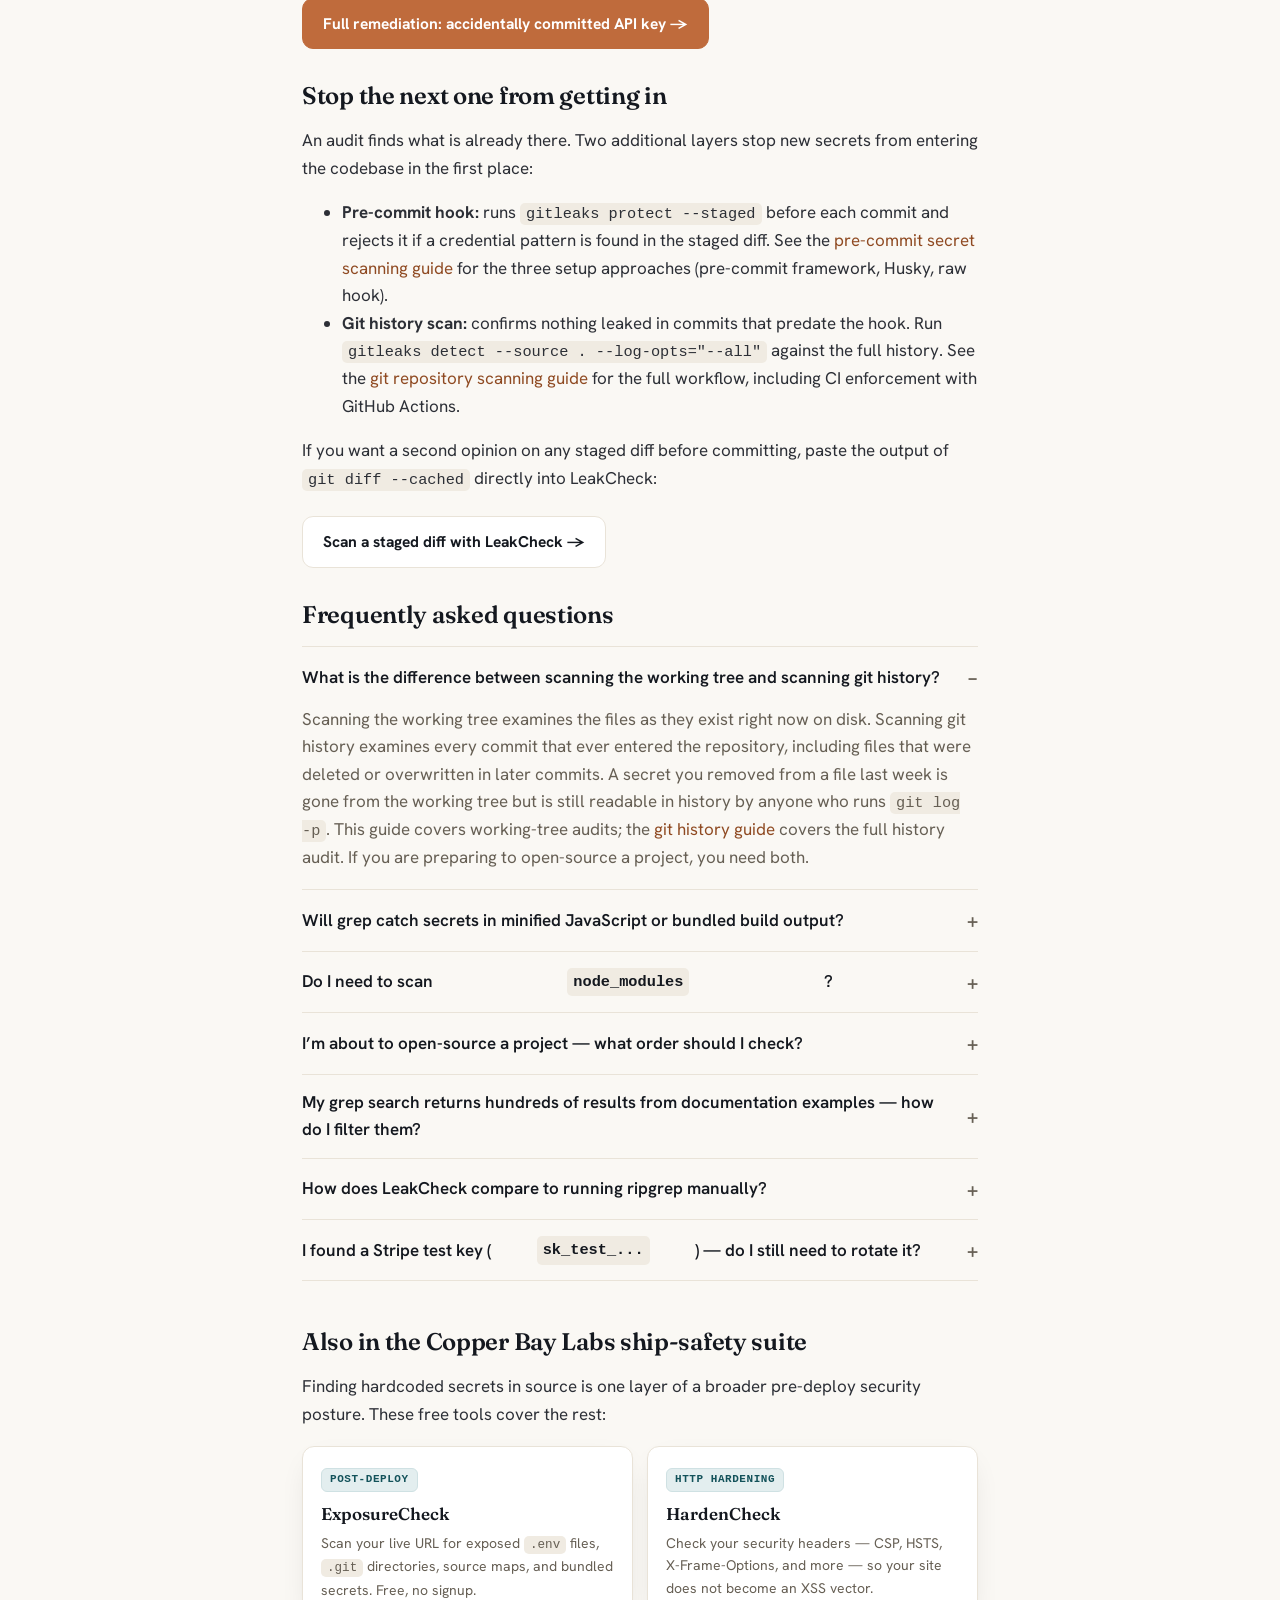
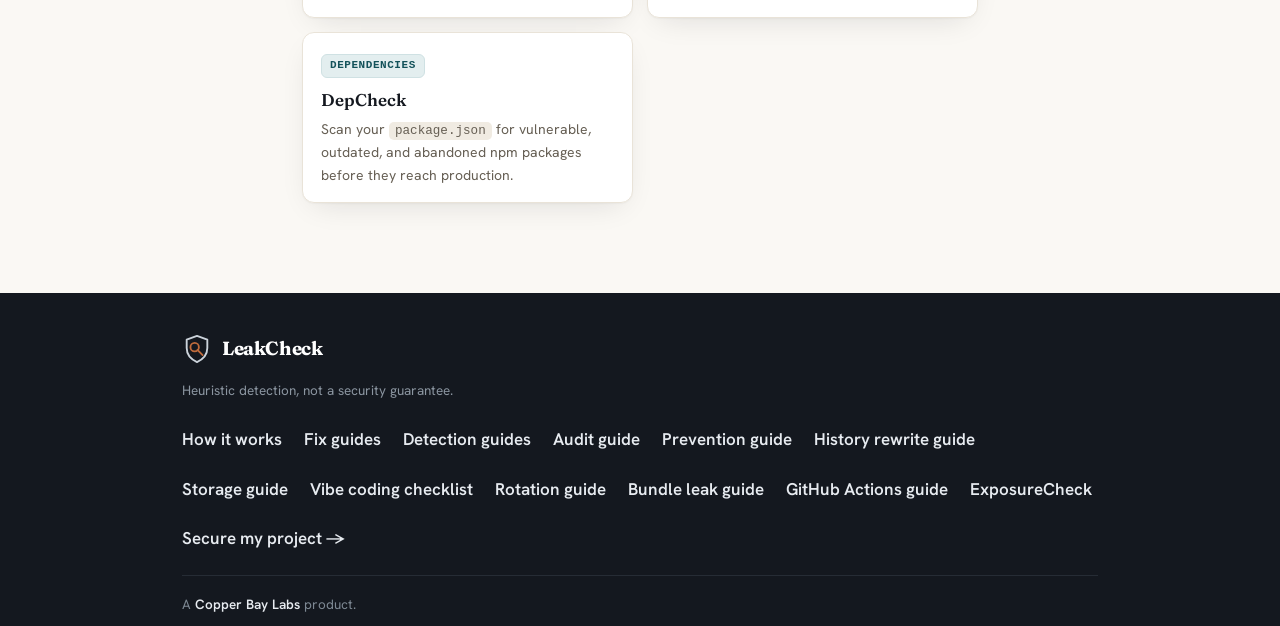
<file: guides/find-hardcoded-api-keys-in-codebase.html>
<!doctype html>
<html lang="en">
<head>
<meta charset="utf-8">
<meta name="viewport" content="width=device-width, initial-scale=1">
<title>How to Find Hardcoded API Keys in Your Codebase</title>
<meta name="description" content="Step-by-step guide to auditing source code for hardcoded API keys: browser paste-scan, grep and ripgrep patterns, gitleaks working-tree scan, and Semgrep for CI. For security reviews, open-sourcing, and AI-generated code.">
<link rel="canonical" href="https://labs.copperbaytech.com/leakcheck/guides/find-hardcoded-api-keys-in-codebase.html">
<meta property="og:type" content="article">
<meta property="og:site_name" content="LeakCheck">
<meta property="og:title" content="How to Find Hardcoded API Keys in Your Codebase">
<meta property="og:description" content="Grep and ripgrep patterns, gitleaks --no-git for a working-tree scan, and Semgrep for CI. Covers 5 places secrets hide beyond .env files.">
<meta property="og:url" content="https://labs.copperbaytech.com/leakcheck/guides/find-hardcoded-api-keys-in-codebase.html">
<meta property="og:image" content="https://labs.copperbaytech.com/leakcheck/og-image.png">
<meta property="og:image:width" content="1200">
<meta property="og:image:height" content="630">
<meta name="twitter:card" content="summary_large_image">
<meta name="theme-color" content="#faf8f4">
<link rel="icon" href="../favicon.svg" type="image/svg+xml">
<link rel="apple-touch-icon" href="../apple-touch-icon.png">
<link rel="preconnect" href="https://fonts.googleapis.com">
<link rel="preconnect" href="https://fonts.gstatic.com" crossorigin>
<link href="https://fonts.googleapis.com/css2?family=Fraunces:opsz,wght@9..144,500;9..144,600;9..144,700&family=Hanken+Grotesk:wght@400;500;600;700&display=swap" rel="stylesheet">
<script type="application/ld+json">
{"@context":"https://schema.org","@type":"TechArticle","headline":"How to Find Hardcoded API Keys in Your Codebase","description":"A practical guide to auditing source code for hardcoded API keys and secrets before open-sourcing, deploying, or handing off a project: browser paste-scan, grep/ripgrep patterns, gitleaks working-tree scan, and Semgrep for CI.","author":{"@type":"Organization","name":"Copper Bay Labs","url":"https://copperbaytech.com"},"publisher":{"@type":"Organization","name":"Copper Bay Labs","url":"https://copperbaytech.com"},"datePublished":"2026-08-07","dateModified":"2026-08-07","mainEntityOfPage":"https://labs.copperbaytech.com/leakcheck/guides/find-hardcoded-api-keys-in-codebase.html","mainEntity":{"@type":"FAQPage","mainEntity":[{"@type":"Question","name":"What is the difference between scanning the working tree and scanning git history?","acceptedAnswer":{"@type":"Answer","text":"Scanning the working tree examines the files as they exist right now on disk — the current state of your code. Scanning git history examines every commit that ever entered the repository, including files that were deleted or overwritten in later commits. A secret you removed from a file last week is gone from the working tree but is still readable in history by anyone who runs git log -p. This guide covers working-tree audits; the companion guide on scanning a git repository covers the full history audit. If you are preparing to open-source a project, you need both."}},{"@type":"Question","name":"Will grep catch secrets in minified JavaScript or bundled build output?","acceptedAnswer":{"@type":"Answer","text":"Yes. Bundlers like webpack and esbuild inline the value of environment variables referenced with process.env at build time. A key that was stored correctly as an env var during development can end up as a literal string in dist/main.js or .next/static/chunks/. Both grep and ripgrep scan file contents regardless of formatting. Run the same credential-format patterns against your dist/, .next/, and build/ directories explicitly, since ripgrep may skip them if they are in .gitignore."}},{"@type":"Question","name":"Do I need to scan node_modules?","acceptedAnswer":{"@type":"Answer","text":"Not for an audit of your own code. node_modules contains third-party packages you do not control; any secret in there belongs to the package author, not to your project. Exclude it from every scan. If you are concerned about malicious packages embedding secrets in dependency code, that is a supply-chain problem best addressed by dependency scanning tools, not a secret scan."}},{"@type":"Question","name":"I'm about to open-source a project — what order should I check?","acceptedAnswer":{"@type":"Answer","text":"In order of importance: (1) paste your main application files and any config files into LeakCheck; (2) run a ripgrep value-pattern scan across the whole repo excluding node_modules; (3) scan the full git history with gitleaks detect — this is the step most people skip and the most common place secrets survive; (4) check your README and docs/ folder for real credentials in curl examples; (5) if you committed build output, check dist/ and .next/ for inlined env vars. Do not skip step 3 — a working-tree clean scan does not confirm whether the key appears in an older commit."}},{"@type":"Question","name":"My grep search returns hundreds of results from documentation examples — how do I filter them?","acceptedAnswer":{"@type":"Answer","text":"Pipe through a second grep that excludes placeholder strings: rg 'api_?key' . | grep -vi 'your_key|example|placeholder|xxx|123456'. In ripgrep, use --glob '!docs/examples/**' and --glob '!tests/fixtures/**' to skip directories with documentation examples. For gitleaks and Semgrep, add a .gitleaks.toml or .semgrepignore allowlist — both tools respect per-path exclusion rules."}},{"@type":"Question","name":"How does LeakCheck compare to running ripgrep manually?","acceptedAnswer":{"@type":"Answer","text":"LeakCheck runs 40+ credential-specific patterns with severity ratings and masked output — zero setup. ripgrep gives raw file-and-line output and requires writing the correct regex for each credential type. LeakCheck is faster for checking a single file or config snippet; ripgrep scales better for a full directory tree. Use LeakCheck for ad-hoc checks during development and ripgrep (or gitleaks) for systematic full-codebase coverage."}},{"@type":"Question","name":"I found a Stripe test key (sk_test_...) — do I still need to rotate it?","acceptedAnswer":{"@type":"Answer","text":"Yes. Stripe test keys are valid credentials against Stripe's test environment. A leaked test key gives an attacker access to your test data and the ability to probe your payment integration for vulnerabilities. They do not give access to live payment data, but they are not zero-risk. Rotate any hardcoded test key and store the replacement in an environment variable."}}]}}
</script>
<link rel="stylesheet" href="../styles.css?v=2">
<style>
  .doc .lede{font-size:clamp(17px,2.3vw,20px);color:var(--muted)}
  .doc h2{scroll-margin-top:80px}
  .doc h3{font-family:"Fraunces",Georgia,serif;font-weight:600;font-size:19px;margin:22px 0 6px;letter-spacing:-.01em}
  .toc{display:flex;flex-wrap:wrap;gap:10px;margin:22px 0 6px;padding:0;list-style:none}
  .toc a{display:inline-block;background:var(--surface);border:1px solid var(--line);border-radius:999px;padding:7px 14px;font-size:14px;font-weight:600;color:var(--muted)}
  .toc a:hover{border-color:var(--bay);color:var(--ink);text-decoration:none}
  .callout.warn-callout{background:var(--fail-bg);border-left-color:var(--fail);color:#5e2019}
  .callout.tip-callout{background:var(--pass-bg);border-left-color:var(--pass);color:#1b4d30}
  .doc code.inline{font-family:ui-monospace,Menlo,Consolas,monospace;font-size:.9em;background:var(--line-2);padding:2px 6px;border-radius:5px}
  pre{background:var(--surface);border:1px solid var(--line);border-radius:10px;padding:16px 18px;overflow-x:auto;font-family:ui-monospace,Menlo,Consolas,monospace;font-size:13px;line-height:1.6;margin:12px 0}
  pre code{background:none;padding:0;font-size:inherit}
  .tool-table{width:100%;border-collapse:collapse;margin:18px 0;font-size:14px}
  .tool-table th{text-align:left;padding:10px 14px;background:var(--surface);border-bottom:2px solid var(--line);font-weight:600;font-size:13px;text-transform:uppercase;letter-spacing:.04em;color:var(--muted)}
  .tool-table td{padding:10px 14px;border-bottom:1px solid var(--line);vertical-align:top}
  .tool-table tr:last-child td{border-bottom:none}
  .hide-grid{display:grid;grid-template-columns:repeat(auto-fit,minmax(220px,1fr));gap:14px;margin:18px 0}
  .hide-card{background:var(--surface);border:1px solid var(--line);border-radius:12px;padding:16px 18px}
  .hide-card h3{margin:0 0 4px;font-size:15px;font-family:"Fraunces",serif;font-weight:600}
  .hide-card p{color:var(--muted);font-size:13px;margin:0}
  .suite{display:grid;grid-template-columns:repeat(auto-fit,minmax(220px,1fr));gap:14px;margin:18px 0 6px}
  .suite a{display:block;background:var(--surface);border:1px solid var(--line);border-radius:12px;padding:16px 18px;box-shadow:var(--shadow);transition:box-shadow .15s,transform .15s,border-color .15s}
  .suite a:hover{text-decoration:none;box-shadow:var(--shadow-lift);transform:translateY(-2px);border-color:var(--line-2)}
  .suite .s-name{font-family:"Fraunces",serif;font-weight:600;font-size:17px;color:var(--ink);display:block;margin:0 0 4px}
  .suite p{color:var(--muted);font-size:14px;margin:0}
  .suite .s-tag{display:inline-block;margin-bottom:8px;font-family:ui-monospace,Menlo,Consolas,monospace;font-size:11px;font-weight:700;letter-spacing:.05em;text-transform:uppercase;color:var(--bay);background:var(--bay-tint,#e8f4f6);border:1px solid #cfe1e3;border-radius:6px;padding:2px 8px}
  .faq-section{margin:18px 0}
  .faq-section details{border-bottom:1px solid var(--line);padding:14px 0}
  .faq-section details:first-child{border-top:1px solid var(--line)}
  .faq-section summary{font-weight:600;cursor:pointer;list-style:none;display:flex;justify-content:space-between;align-items:center;gap:12px}
  .faq-section summary::-webkit-details-marker{display:none}
  .faq-section summary::after{content:"+";font-size:20px;color:var(--muted);flex-shrink:0}
  .faq-section details[open] summary::after{content:"\2212"}
  .faq-section details p,.faq-section details ul{margin:12px 0 4px;color:var(--muted)}
</style>
</head>
<body>
<a class="skip" href="#main">Skip to main content</a>

<header class="masthead" role="banner">
  <div class="wrap hdr-bar">
    <a class="brand" href="../" aria-label="LeakCheck — go to homepage">
      <svg class="mark" viewBox="0 0 64 64" aria-hidden="true">
        <path d="M32 4 54 12v18c0 14-9 24-22 30C19 54 10 44 10 30V12L32 4Z" fill="none" stroke="#13525a" stroke-width="4" stroke-linejoin="round"/>
        <circle cx="27" cy="28" r="9" fill="none" stroke="#bf6b3c" stroke-width="4"/>
        <path d="M33 34 44 45" stroke="#bf6b3c" stroke-width="4" stroke-linecap="round"/>
      </svg>
      <span class="wordmark">LeakCheck</span>
    </a>
    <nav class="nav" aria-label="Primary navigation">
      <a href="../about.html">How it works</a>
      <a href="accidentally-committed-api-key-github.html">Guides</a>
      <a href="../">Scan your code</a>
    </nav>
  </div>
</header>

<main id="main">
<article class="doc">
  <div class="wrap narrow">
    <p class="eyebrow" style="text-align:left">Audit guide</p>
    <h1>How to find hardcoded API keys in your codebase</h1>
    <p class="lede">Hardcoded secrets are the most common class of credential exposure in developer projects — and AI-assisted coding has made it worse, not better. LLMs frequently suggest inline API calls with keys embedded directly in function arguments. This guide covers how to audit your source code for hardcoded credentials: a quick browser scan for individual files, grep and ripgrep patterns you can run anywhere, a gitleaks working-tree scan, and Semgrep for CI integration.</p>

    <ul class="toc" aria-label="On this page">
      <li><a href="#where">Where secrets hide (beyond .env)</a></li>
      <li><a href="#leakcheck">Quick scan: LeakCheck</a></li>
      <li><a href="#grep">grep / ripgrep patterns</a></li>
      <li><a href="#gitleaks">gitleaks --no-git</a></li>
      <li><a href="#semgrep">Semgrep</a></li>
      <li><a href="#found">Found one — now what?</a></li>
      <li><a href="#prevent">Stop the next one</a></li>
      <li><a href="#faq">FAQ</a></li>
    </ul>

    <h2 id="where">Where secrets hide beyond <code class="inline">.env</code> files</h2>
    <p>Most developers know to check their <code class="inline">.env</code> file before committing. What they miss is that secrets regularly appear in five other locations — and three of them are specific to AI-assisted development.</p>

    <div class="hide-grid">
      <div class="hide-card">
        <h3>Inline in source files</h3>
        <p>The classic AI-generated code problem. LLMs often suggest <code class="inline">const client = new OpenAI({ apiKey: "sk-..." })</code> directly in function bodies rather than reading from <code class="inline">process.env</code>. One accepted autocomplete and the key is in your working tree.</p>
      </div>
      <div class="hide-card">
        <h3>Config files committed to the repo</h3>
        <p><code class="inline">firebase.json</code>, <code class="inline">config.py</code>, <code class="inline">database.yml</code>, <code class="inline">appsettings.json</code> — these look like infra config, not credential stores, but they frequently contain embedded API keys and connection strings that were never moved to environment variables.</p>
      </div>
      <div class="hide-card">
        <h3>Test files and fixtures</h3>
        <p>A test that made a real API call during development and was never cleaned up. A seed script that hard-codes a database connection string. These often hold credentials that were rotated everywhere else but left in the test directory untouched.</p>
      </div>
      <div class="hide-card">
        <h3>Documentation and README</h3>
        <p>curl examples with real keys pasted from a working shell session. API reference docs with live credentials in code blocks. These are almost never checked because they do not feel like &ldquo;code.&rdquo;</p>
      </div>
      <div class="hide-card">
        <h3>Build artifacts and generated files</h3>
        <p>Bundlers like webpack and Vite inline <code class="inline">process.env.MY_KEY</code> values at build time. A key that lived safely in <code class="inline">.env.local</code> can end up as a plaintext literal in <code class="inline">dist/main.js</code> or <code class="inline">.next/static/chunks/</code> if the build output is committed to the repository.</p>
      </div>
    </div>

    <h2 id="leakcheck">Quick scan: LeakCheck in the browser</h2>
    <p>LeakCheck runs 40+ credential patterns client-side — nothing is uploaded. It is the fastest way to check a specific file or config snippet without installing anything.</p>
    <p>What to paste for a pre-ship audit:</p>
    <ul>
      <li>The main application file (<code class="inline">app.js</code>, <code class="inline">main.py</code>, <code class="inline">index.ts</code>)</li>
      <li>Any config file in the repository (<code class="inline">config.json</code>, <code class="inline">firebase.json</code>, <code class="inline">database.yml</code>)</li>
      <li>The README and any files in <code class="inline">docs/</code> that contain code examples</li>
      <li>Build output — the compiled <code class="inline">dist/main.js</code> or a chunk from <code class="inline">.next/static/</code></li>
    </ul>
    <p>LeakCheck does not crawl a directory — it scans whatever you paste. For a full codebase audit across hundreds of files, use the CLI tools below and reach for LeakCheck for the specific files those flag, or for quick ad-hoc checks during development.</p>
    <p style="margin:24px 0 8px"><a class="btn primary" href="../">Paste and scan with LeakCheck &rarr;</a></p>

    <h2 id="grep">grep / ripgrep &mdash; zero install, works on any machine</h2>
    <p><code class="inline">grep</code> is preinstalled on macOS and Linux. <code class="inline">ripgrep</code> (<code class="inline">rg</code>) is faster, respects <code class="inline">.gitignore</code> automatically, and is worth installing for any regular audit. Both work without any additional scanner tooling.</p>

    <h3>Strategy 1: search by variable name</h3>
    <p>Most hardcoded secrets appear in assignment context — a variable or config key named <code class="inline">api_key</code>, <code class="inline">secret</code>, <code class="inline">token</code>, or <code class="inline">password</code> assigned a string value. This catches them regardless of the credential&rsquo;s format:</p>
    <pre><code># grep (preinstalled on macOS / Linux)
grep -rn \
  -e 'api[_-]\?key\s*[=:]' \
  -e 'api[_-]\?secret\s*[=:]' \
  -e 'auth[_-]\?token\s*[=:]' \
  -e 'access[_-]\?token\s*[=:]' \
  -e 'private[_-]\?key\s*[=:]' \
  -e 'client[_-]\?secret\s*[=:]' \
  -e 'password\s*[=:]' \
  --include="*.js" --include="*.ts" --include="*.jsx" --include="*.tsx" \
  --include="*.py" --include="*.rb" --include="*.go" --include="*.php" \
  --include="*.json" --include="*.yaml" --include="*.yml" --include="*.toml" \
  . | grep -v "/node_modules/" | grep -v "/.git/"

# ripgrep (brew install ripgrep) — respects .gitignore automatically
rg -i '(api[_-]?key|api[_-]?secret|auth[_-]?token|access[_-]?token|private[_-]?key|client[_-]?secret|password)\s*[:=]' \
  -t js -t ts -t py -t rb -t go -t php \
  --glob '*.json' --glob '*.yaml' --glob '*.yml' --glob '*.toml' \
  --glob '!node_modules/**' --glob '!.git/**'</code></pre>

    <h3>Strategy 2: search by credential value format</h3>
    <p>These patterns match the actual shape of credentials from major providers, regardless of what variable they are assigned to. Useful for catching keys embedded as function arguments rather than named assignments:</p>
    <pre><code># ripgrep — specific credential formats
rg 'AKIA[0-9A-Z]{16}' .                              # AWS access key ID
rg 'sk-[a-zA-Z0-9]{20,}' .                           # OpenAI API key
rg 'sk_(live|test)_[a-zA-Z0-9]{24,}' .              # Stripe secret key
rg 'gh[pors]_[a-zA-Z0-9]{36,}' .                    # GitHub PATs (classic + fine-grained)
rg 'xoxb-[0-9]+-[a-zA-Z0-9]+' .                     # Slack bot token
rg 'AC[a-f0-9]{32}' .                               # Twilio Account SID
rg '-----BEGIN (RSA|EC|OPENSSH) PRIVATE KEY-----' .  # PEM private keys

# Exclude build artifacts and dependencies
rg 'AKIA[0-9A-Z]{16}' . \
  --glob '!node_modules/**' \
  --glob '!.git/**' \
  --glob '!dist/**' \
  --glob '!.next/**' \
  --glob '!build/**' \
  --glob '!vendor/**'</code></pre>

    <div class="callout tip-callout">
      <strong>Too many false positives?</strong> Pipe through a second filter to exclude placeholder strings: <code class="inline">rg 'api_?key' . | grep -vi 'your_key\|example\|placeholder\|xxx\|123456'</code>. In ripgrep, use <code class="inline">--glob '!docs/examples/**'</code> to skip directories that contain only documentation examples.
    </div>

    <h3>Don&rsquo;t skip build output</h3>
    <p>Build artifacts are where secrets from <code class="inline">.env</code> files most commonly surface in a form developers don&rsquo;t expect. Run the same grep patterns against <code class="inline">dist/</code>, <code class="inline">.next/</code>, and <code class="inline">build/</code> explicitly &mdash; ripgrep skips them if they are in <code class="inline">.gitignore</code>, but they are worth a direct check before any deploy:</p>
    <pre><code># Scan build output directly (override .gitignore exclusion with --no-ignore)
rg 'AKIA[0-9A-Z]{16}' dist/ --no-ignore 2>/dev/null
rg 'sk-[a-zA-Z0-9]{20,}' .next/ --no-ignore 2>/dev/null</code></pre>

    <h2 id="gitleaks">gitleaks working-tree scan (<code class="inline">--no-git</code>)</h2>
    <p>Most people know <a href="https://github.com/gitleaks/gitleaks" target="_blank" rel="noopener noreferrer">gitleaks</a> for scanning git history (<code class="inline">gitleaks detect</code>). It also has a working-tree mode that scans the current files on disk without walking git object history &mdash; the right mode when you want to audit what is in the code right now.</p>
    <p>Use cases for <code class="inline">--no-git</code>:</p>
    <ul>
      <li>Auditing a project that was never initialized as a git repo (a downloaded archive, a vendor package directory)</li>
      <li>Scanning only the current file state without the noise of old historical findings you already know about</li>
      <li>Running a scan before <code class="inline">git init</code> on a new project</li>
    </ul>
    <pre><code># Install gitleaks
brew install gitleaks   # macOS
# Linux: download binary from github.com/gitleaks/gitleaks/releases

# Scan the working tree as a plain directory (no git history)
gitleaks detect --source . --no-git

# With a JSON report for further processing
gitleaks detect --source . --no-git --report-path working-tree-report.json

# Verbose: show context around each finding
gitleaks detect --source . --no-git --verbose</code></pre>

    <p>This is distinct from the two other gitleaks modes: <code class="inline">gitleaks detect</code> (walks all git commits) and <code class="inline">gitleaks protect --staged</code> (scans only staged files). The <code class="inline">--no-git</code> flag treats the directory as a plain filesystem and scans the content of every readable file.</p>

    <div class="callout warn-callout">
      <strong><code class="inline">--no-git</code> scans every file it can read</strong>, including <code class="inline">node_modules/</code> and build artifacts. Exclude large directories explicitly: <code class="inline">gitleaks detect --source . --no-git --ignore-path node_modules --ignore-path dist</code>. Alternatively, add a <code class="inline">.gitleaks.toml</code> allowlist with path exclusions.
    </div>

    <h2 id="semgrep">Semgrep &mdash; SAST that understands code structure</h2>
    <p>grep and gitleaks match text patterns. <a href="https://semgrep.dev" target="_blank" rel="noopener noreferrer">Semgrep</a> matches patterns in the abstract syntax tree &mdash; it understands that <code class="inline">new Stripe({ apiKey: "sk_live_..." })</code> is a constructor call with a named argument, not just a line of text. This lets it catch credentials passed as function arguments, in multi-line assignments, and in contexts where the variable name does not suggest a secret.</p>
    <p>Semgrep&rsquo;s community <code class="inline">p/secrets</code> ruleset covers OpenAI, AWS, Stripe, GitHub, GitLab, Slack, Twilio, SendGrid, and dozens more:</p>
    <pre><code># Install
pip install semgrep      # or: brew install semgrep

# Run the community secrets ruleset
semgrep --config p/secrets .

# With JSON output for CI integration
semgrep --config p/secrets --json . > semgrep-report.json

# Exclude test fixtures and dependency directories
semgrep --config p/secrets \
  --exclude 'node_modules' \
  --exclude 'tests/fixtures' \
  --exclude 'docs/examples' \
  .</code></pre>

    <p>Semgrep works on any code directory regardless of whether it uses git, making it a good fit for auditing a directory before version control is initialized or integrating into a CI pipeline that needs a SAST check alongside the git-history scanner.</p>

    <table class="tool-table">
      <thead><tr><th>Tool</th><th>Scans</th><th>Install needed</th><th>Best for</th></tr></thead>
      <tbody>
        <tr><td>LeakCheck (browser)</td><td>Pasted text</td><td>No</td><td>Quick check of a single file or snippet</td></tr>
        <tr><td>grep / ripgrep</td><td>Working tree</td><td>grep: no; rg: yes</td><td>Fast full-directory scan, scriptable, no external deps</td></tr>
        <tr><td>gitleaks --no-git</td><td>Working tree</td><td>Yes</td><td>40+ patterns, JSON report, non-git directories</td></tr>
        <tr><td>Semgrep p/secrets</td><td>Working tree</td><td>Yes</td><td>Code-structure-aware matching; CI SAST integration</td></tr>
        <tr><td>gitleaks detect</td><td>Full git history</td><td>Yes</td><td>Complete history audit &mdash; see companion guide</td></tr>
      </tbody>
    </table>

    <h2 id="found">Found a hardcoded key &mdash; what now?</h2>
    <p><strong>Rotate it at the provider first</strong>, before touching the code. Deleting the line or replacing it with an environment-variable reference in the working tree does nothing for a credential that has already been committed to history or deployed to a server. Rotation at the provider is what actually stops the exposure.</p>
    <p>After rotating:</p>
    <ol>
      <li>Replace the hardcoded value with a reference to an environment variable (<code class="inline">process.env.MY_KEY</code>, <code class="inline">os.getenv("MY_KEY")</code>, etc.)</li>
      <li>Store the new credential value in your hosting platform&rsquo;s secrets UI or a local <code class="inline">.env</code> file that is in <code class="inline">.gitignore</code></li>
      <li>If the key was ever in a committed file, scan git history to confirm it is not in older commits &mdash; the working-tree audit only tells you what is in the files now</li>
    </ol>
    <p>If the project has been deployed, also check whether any credentials are now publicly accessible through the live server. A secret committed to source often makes it through automated deploy pipelines into files that web servers can serve publicly — a <code class="inline">.env</code> in the project root, a bundled source map with inlined values, or a committed <code class="inline">.git</code> directory that exposes the full repository. <a href="https://labs.copperbaytech.com/exposurecheck/" target="_blank" rel="noopener noreferrer">ExposureCheck</a> scans your live URL for exposed secrets — paste your site&rsquo;s URL for a free scan.</p>
    <p>The complete remediation sequence &mdash; provider-by-provider rotation, git history cleanup with <code class="inline">git filter-repo</code> and BFG, and prevention &mdash; is in the companion guide:</p>
    <p style="margin:24px 0 8px"><a class="btn primary" href="accidentally-committed-api-key-github.html">Full remediation: accidentally committed API key &rarr;</a></p>

    <h2 id="prevent">Stop the next one from getting in</h2>
    <p>An audit finds what is already there. Two additional layers stop new secrets from entering the codebase in the first place:</p>
    <ul>
      <li><strong>Pre-commit hook:</strong> runs <code class="inline">gitleaks protect --staged</code> before each commit and rejects it if a credential pattern is found in the staged diff. See the <a href="prevent-committing-secrets-pre-commit.html">pre-commit secret scanning guide</a> for the three setup approaches (pre-commit framework, Husky, raw hook).</li>
      <li><strong>Git history scan:</strong> confirms nothing leaked in commits that predate the hook. Run <code class="inline">gitleaks detect --source . --log-opts="--all"</code> against the full history. See the <a href="scan-git-repository-for-secrets.html">git repository scanning guide</a> for the full workflow, including CI enforcement with GitHub Actions.</li>
    </ul>
    <p>If you want a second opinion on any staged diff before committing, paste the output of <code class="inline">git diff --cached</code> directly into LeakCheck:</p>
    <p style="margin:24px 0 8px"><a class="btn" href="../">Scan a staged diff with LeakCheck &rarr;</a></p>

    <h2 id="faq">Frequently asked questions</h2>
    <div class="faq-section">
      <details open>
        <summary>What is the difference between scanning the working tree and scanning git history?</summary>
        <p>Scanning the working tree examines the files as they exist right now on disk. Scanning git history examines every commit that ever entered the repository, including files that were deleted or overwritten in later commits. A secret you removed from a file last week is gone from the working tree but is still readable in history by anyone who runs <code class="inline">git log -p</code>. This guide covers working-tree audits; the <a href="scan-git-repository-for-secrets.html">git history guide</a> covers the full history audit. If you are preparing to open-source a project, you need both.</p>
      </details>
      <details>
        <summary>Will grep catch secrets in minified JavaScript or bundled build output?</summary>
        <p>Yes. Bundlers like webpack and esbuild inline the value of environment variables referenced with <code class="inline">process.env</code> at build time. A key that was stored correctly as an env var during development can end up as a literal string in <code class="inline">dist/main.js</code> or <code class="inline">.next/static/chunks/</code>. Both grep and ripgrep scan file contents regardless of formatting &mdash; minified files are just very long lines. Run the same credential-format patterns against your <code class="inline">dist/</code>, <code class="inline">.next/</code>, and <code class="inline">build/</code> directories explicitly, since ripgrep may skip them if they are in <code class="inline">.gitignore</code>.</p>
      </details>
      <details>
        <summary>Do I need to scan <code class="inline">node_modules</code>?</summary>
        <p>Not for an audit of your own code. <code class="inline">node_modules</code> contains third-party packages you do not control; any secret in there belongs to the package author, not to your project. Exclude it from every scan with <code class="inline">--glob '!node_modules/**'</code> in ripgrep or <code class="inline">| grep -v node_modules</code> in grep. If you are concerned about malicious packages embedding backdoors in dependency code, that is a supply-chain problem best addressed by <a href="https://labs.copperbaytech.com/depcheck/" target="_blank" rel="noopener noreferrer">dependency scanning</a>, not a secret scan.</p>
      </details>
      <details>
        <summary>I&rsquo;m about to open-source a project &mdash; what order should I check?</summary>
        <p>In order of importance: (1) paste your main application files and any config files into LeakCheck; (2) run a ripgrep value-pattern scan across the whole repo excluding <code class="inline">node_modules</code>; (3) <strong>scan the full git history with <code class="inline">gitleaks detect</code></strong> &mdash; this is the step most people skip and the most common place secrets survive after being &ldquo;deleted&rdquo; from the working tree; (4) check your README and <code class="inline">docs/</code> folder for real credentials in curl examples; (5) if you committed build output, check <code class="inline">dist/</code> and <code class="inline">.next/</code> for inlined env vars.</p>
      </details>
      <details>
        <summary>My grep search returns hundreds of results from documentation examples &mdash; how do I filter them?</summary>
        <p>Pipe through a second grep that excludes placeholder strings: <code class="inline">rg 'api_?key' . | grep -vi 'your_key\|example\|placeholder\|xxx\|123456'</code>. In ripgrep, use <code class="inline">--glob '!docs/examples/**'</code> and <code class="inline">--glob '!tests/fixtures/**'</code> to skip directories with documentation examples. For gitleaks and Semgrep, add a <code class="inline">.gitleaks.toml</code> or <code class="inline">.semgrepignore</code> allowlist &mdash; see the <a href="prevent-committing-secrets-pre-commit.html#allowlist">allowlist section of the pre-commit guide</a> for the exact syntax.</p>
      </details>
      <details>
        <summary>How does LeakCheck compare to running ripgrep manually?</summary>
        <p>LeakCheck runs 40+ credential-specific patterns with severity ratings and masked output &mdash; zero setup, nothing installed. ripgrep gives raw file-and-line output and requires writing the correct regex for each credential type. LeakCheck is faster for checking a single file or config snippet; ripgrep scales better for a full directory tree. The two are complementary: use LeakCheck for ad-hoc checks during development and ripgrep (or gitleaks) for systematic full-codebase coverage before open-sourcing or deploying.</p>
      </details>
      <details>
        <summary>I found a Stripe test key (<code class="inline">sk_test_...</code>) &mdash; do I still need to rotate it?</summary>
        <p>Yes. Stripe test keys are valid credentials against Stripe&rsquo;s test environment. A leaked test key gives an attacker access to your test data, the ability to enumerate your test customers and subscriptions, and the ability to probe your payment integration for vulnerabilities. They do not give access to live payment data, but they are not zero-risk. Rotate any hardcoded test key and store the replacement in an environment variable. If the key was ever in a public repository, assume it has been collected.</p>
      </details>
    </div>

    <h2 style="margin-top:48px">Also in the Copper Bay Labs ship-safety suite</h2>
    <p>Finding hardcoded secrets in source is one layer of a broader pre-deploy security posture. These free tools cover the rest:</p>
    <div class="suite">
      <a href="https://labs.copperbaytech.com/exposurecheck/" target="_blank" rel="noopener noreferrer">
        <span class="s-tag">Post-deploy</span>
        <span class="s-name">ExposureCheck</span>
        <p>Scan your live URL for exposed <code class="inline">.env</code> files, <code class="inline">.git</code> directories, source maps, and bundled secrets. Free, no signup.</p>
      </a>
      <a href="https://labs.copperbaytech.com/hardencheck/" target="_blank" rel="noopener noreferrer">
        <span class="s-tag">HTTP hardening</span>
        <span class="s-name">HardenCheck</span>
        <p>Check your security headers &mdash; CSP, HSTS, X-Frame-Options, and more &mdash; so your site does not become an XSS vector.</p>
      </a>
      <a href="https://labs.copperbaytech.com/depcheck/" target="_blank" rel="noopener noreferrer">
        <span class="s-tag">Dependencies</span>
        <span class="s-name">DepCheck</span>
        <p>Scan your <code class="inline">package.json</code> for vulnerable, outdated, and abandoned npm packages before they reach production.</p>
      </a>
    </div>
  </div>
</article>
</main>

<footer class="footer" role="contentinfo">
  <div class="wrap foot">
    <div>
      <a class="brand small" href="../" aria-label="LeakCheck — homepage">
        <svg class="mark" viewBox="0 0 64 64" aria-hidden="true">
          <path d="M32 4 54 12v18c0 14-9 24-22 30C19 54 10 44 10 30V12L32 4Z" fill="none" stroke="#cbd2da" stroke-width="4" stroke-linejoin="round"/>
          <circle cx="27" cy="28" r="9" fill="none" stroke="#bf6b3c" stroke-width="4"/>
          <path d="M33 34 44 45" stroke="#bf6b3c" stroke-width="4" stroke-linecap="round"/>
        </svg>
        <span class="wordmark">LeakCheck</span>
      </a>
      <p class="fine">Heuristic detection, not a security guarantee.</p>
    </div>
    <nav class="foot-nav" aria-label="Footer navigation">
      <a href="../about.html">How it works</a>
      <a href="accidentally-committed-api-key-github.html">Fix guides</a>
      <a href="scan-git-repository-for-secrets.html">Detection guides</a>
      <a href="find-hardcoded-api-keys-in-codebase.html" aria-current="page">Audit guide</a>
      <a href="prevent-committing-secrets-pre-commit.html">Prevention guide</a>
      <a href="remove-secret-from-git-history.html">History rewrite guide</a>
      <a href="api-key-storage-best-practices.html">Storage guide</a>
      <a href="vibe-coding-security-checklist.html">Vibe coding checklist</a>
      <a href="rotate-leaked-api-key.html">Rotation guide</a>
      <a href="prevent-secrets-javascript-bundle.html">Bundle leak guide</a>
      <a href="github-actions-secrets-security.html">GitHub Actions guide</a>
      <a href="https://labs.copperbaytech.com/exposurecheck/" target="_blank" rel="noopener noreferrer">ExposureCheck</a>
      <a href="https://copperbaytech.com" target="_blank" rel="noopener noreferrer">Secure my project &rarr;</a>
    </nav>
  </div>
  <div class="wrap">
    <p class="madeby">A <a href="https://copperbaytech.com" target="_blank" rel="noopener noreferrer">Copper Bay Labs</a> product.</p>
  </div>
</footer>
</body>
</html>
</file>
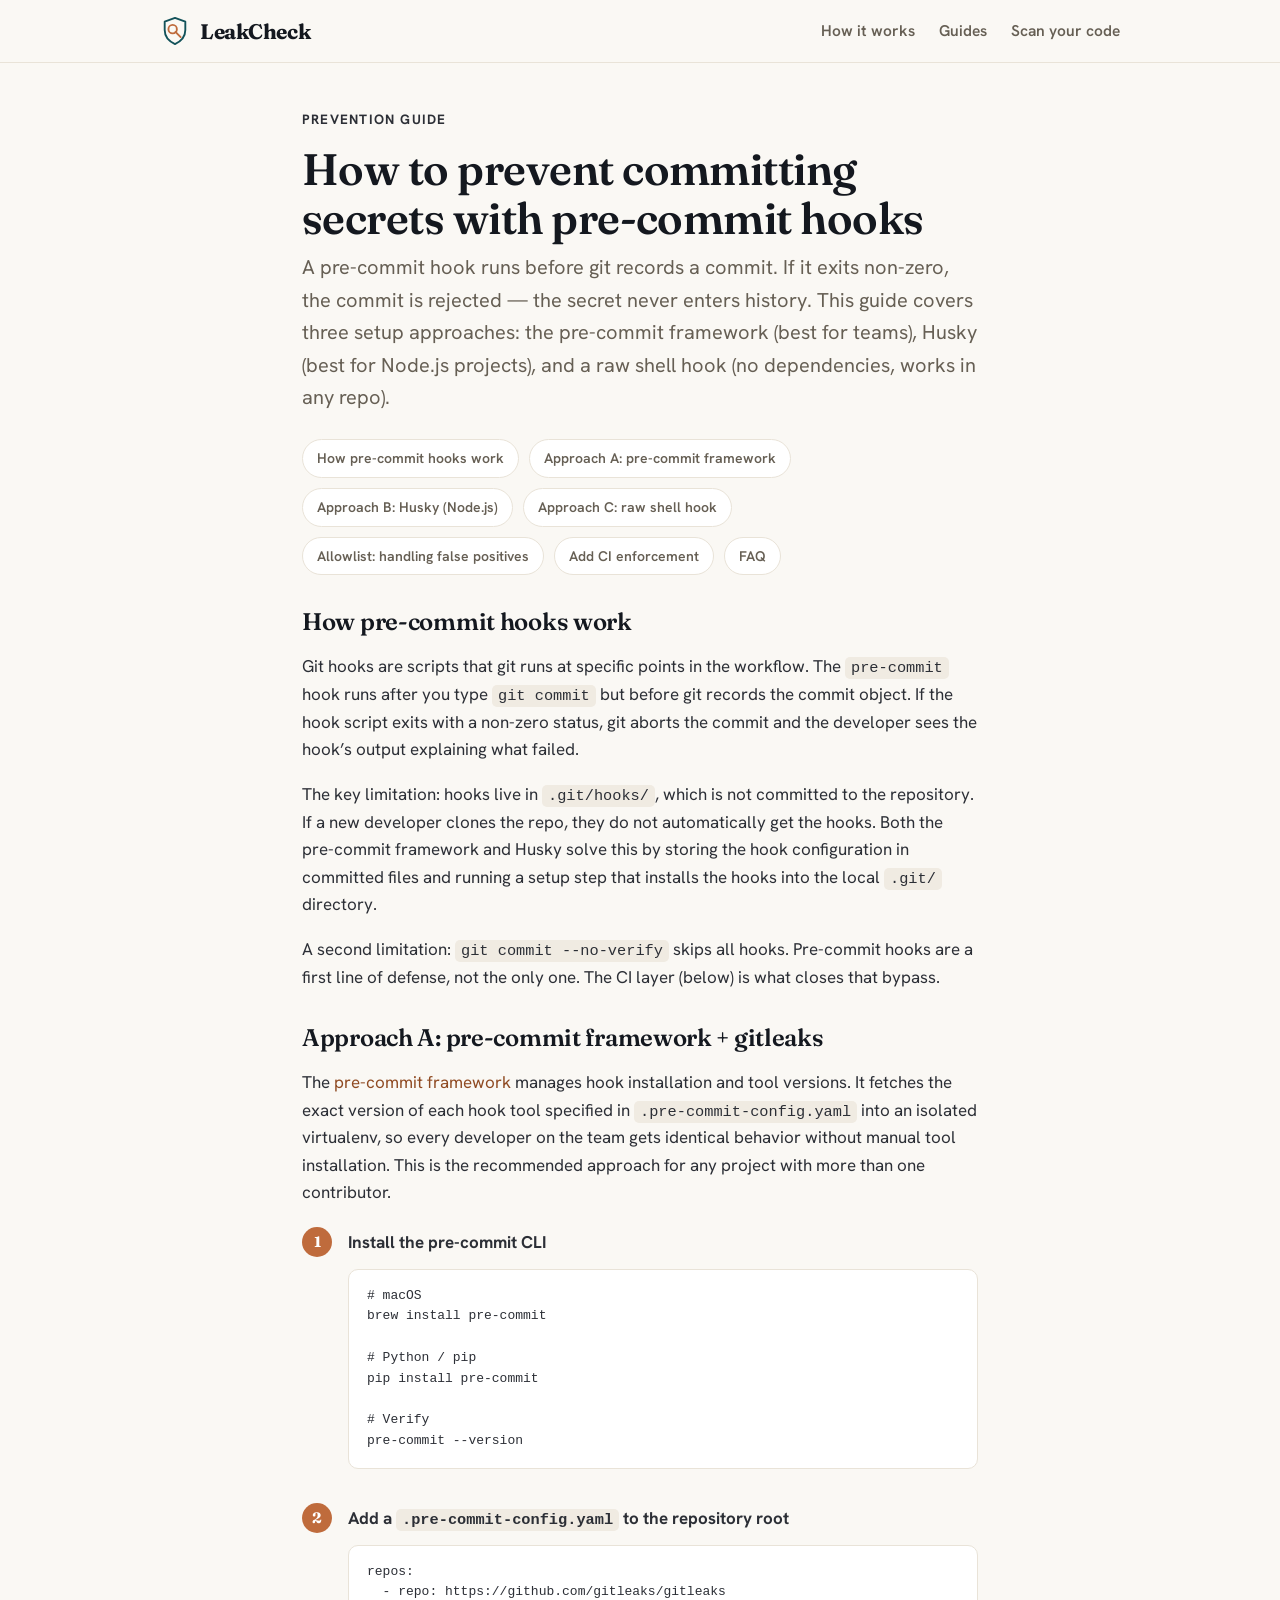
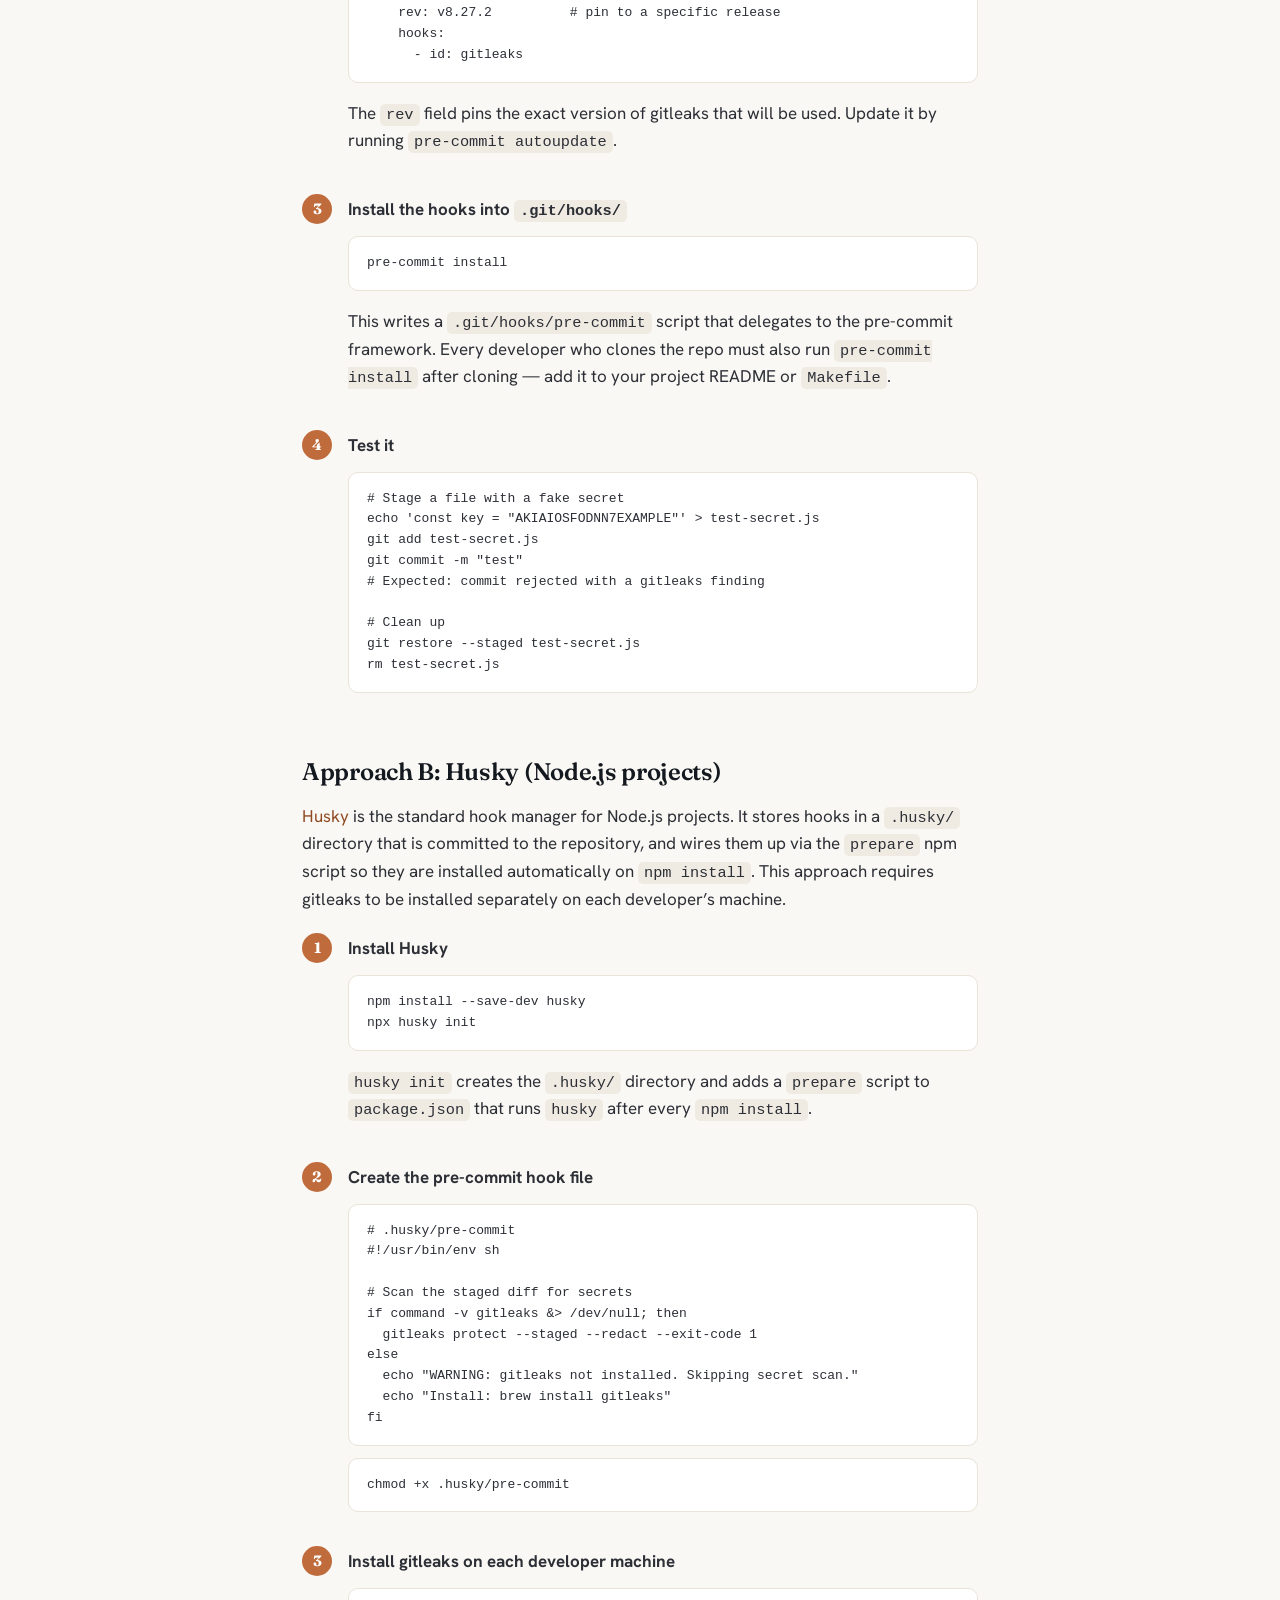
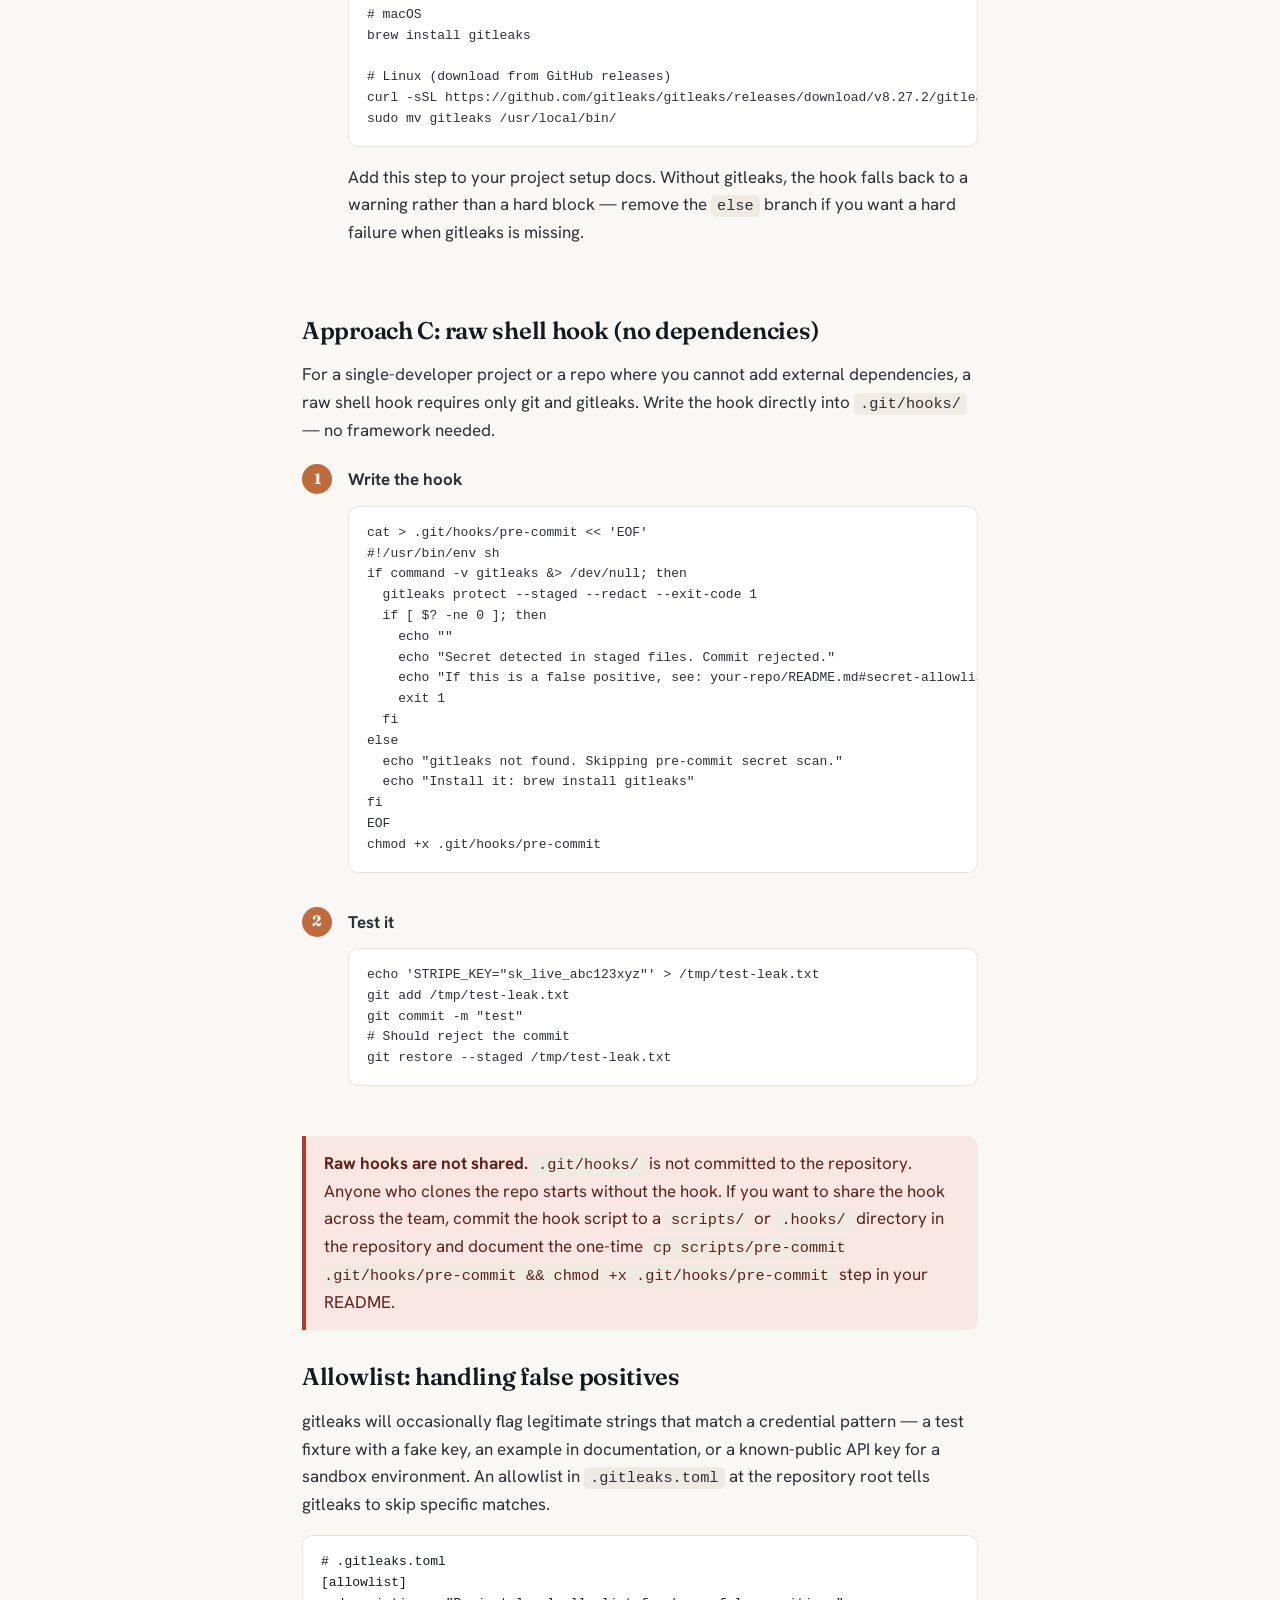
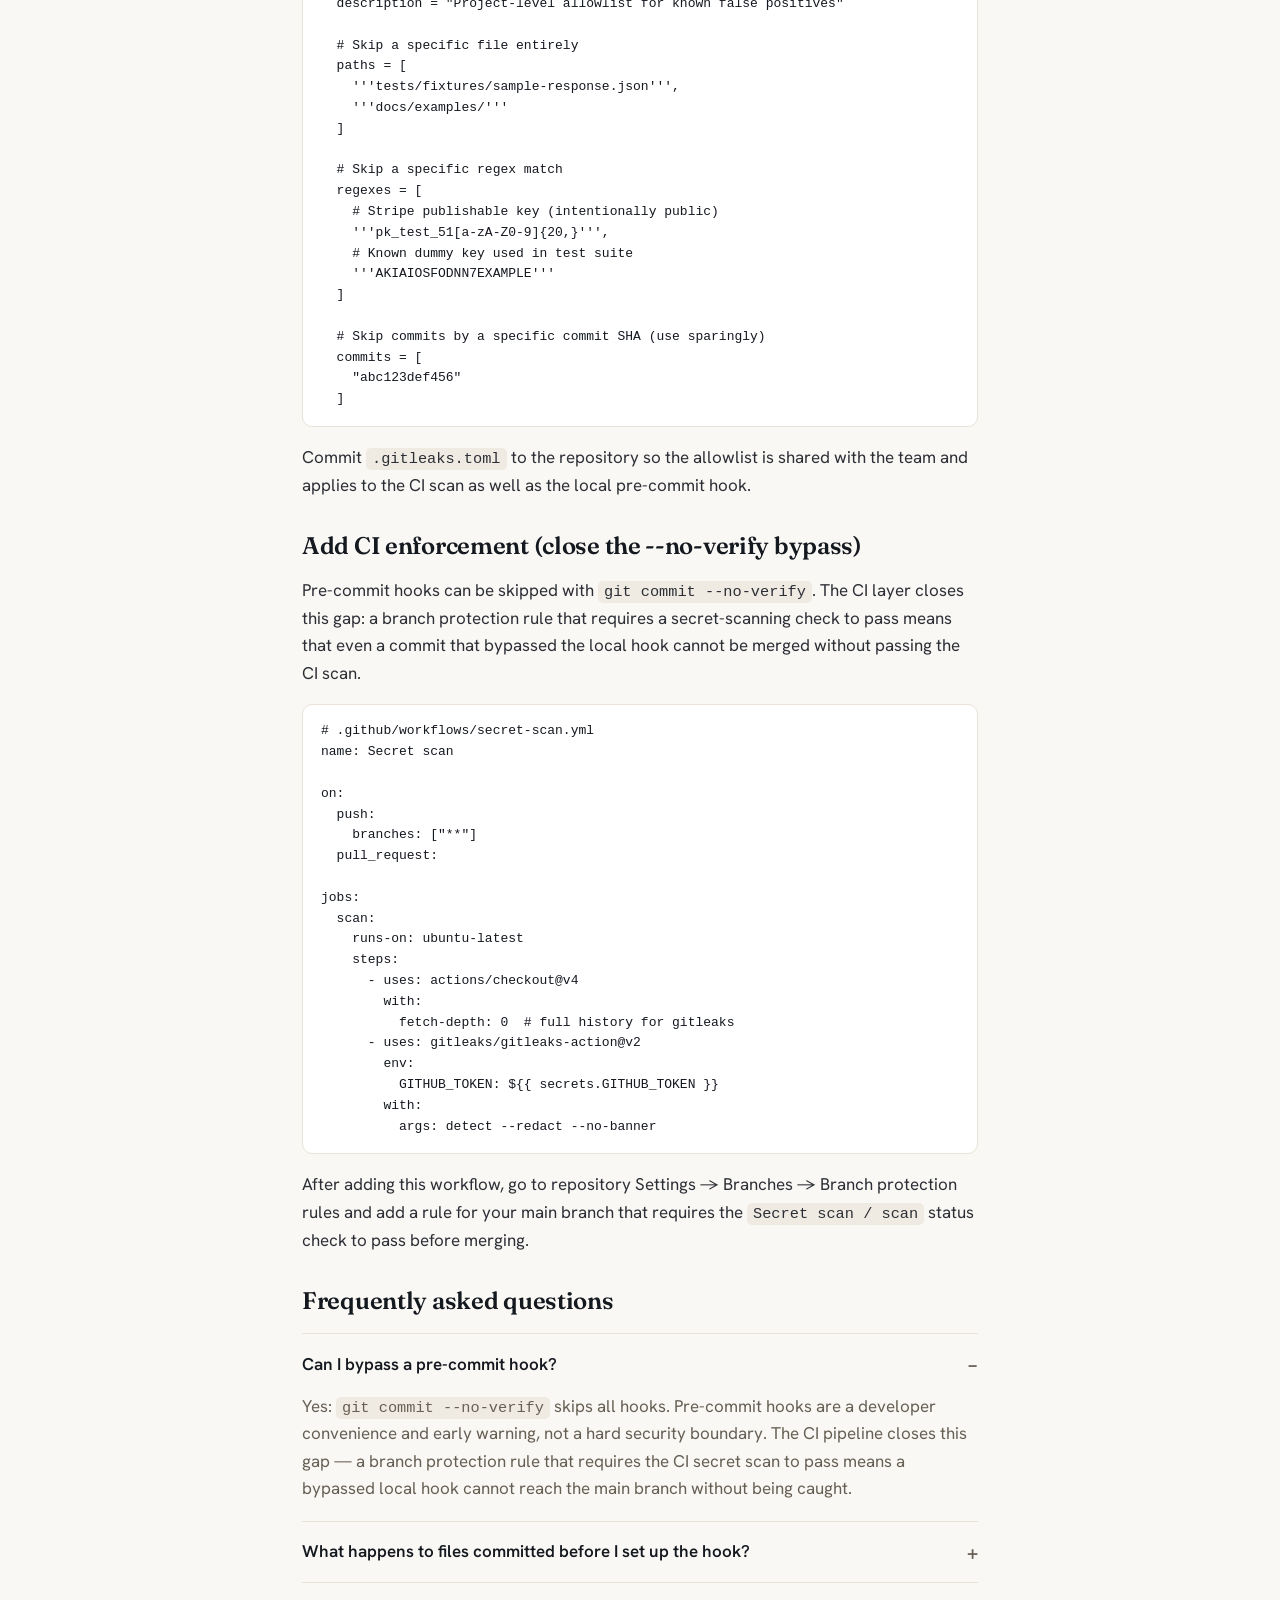
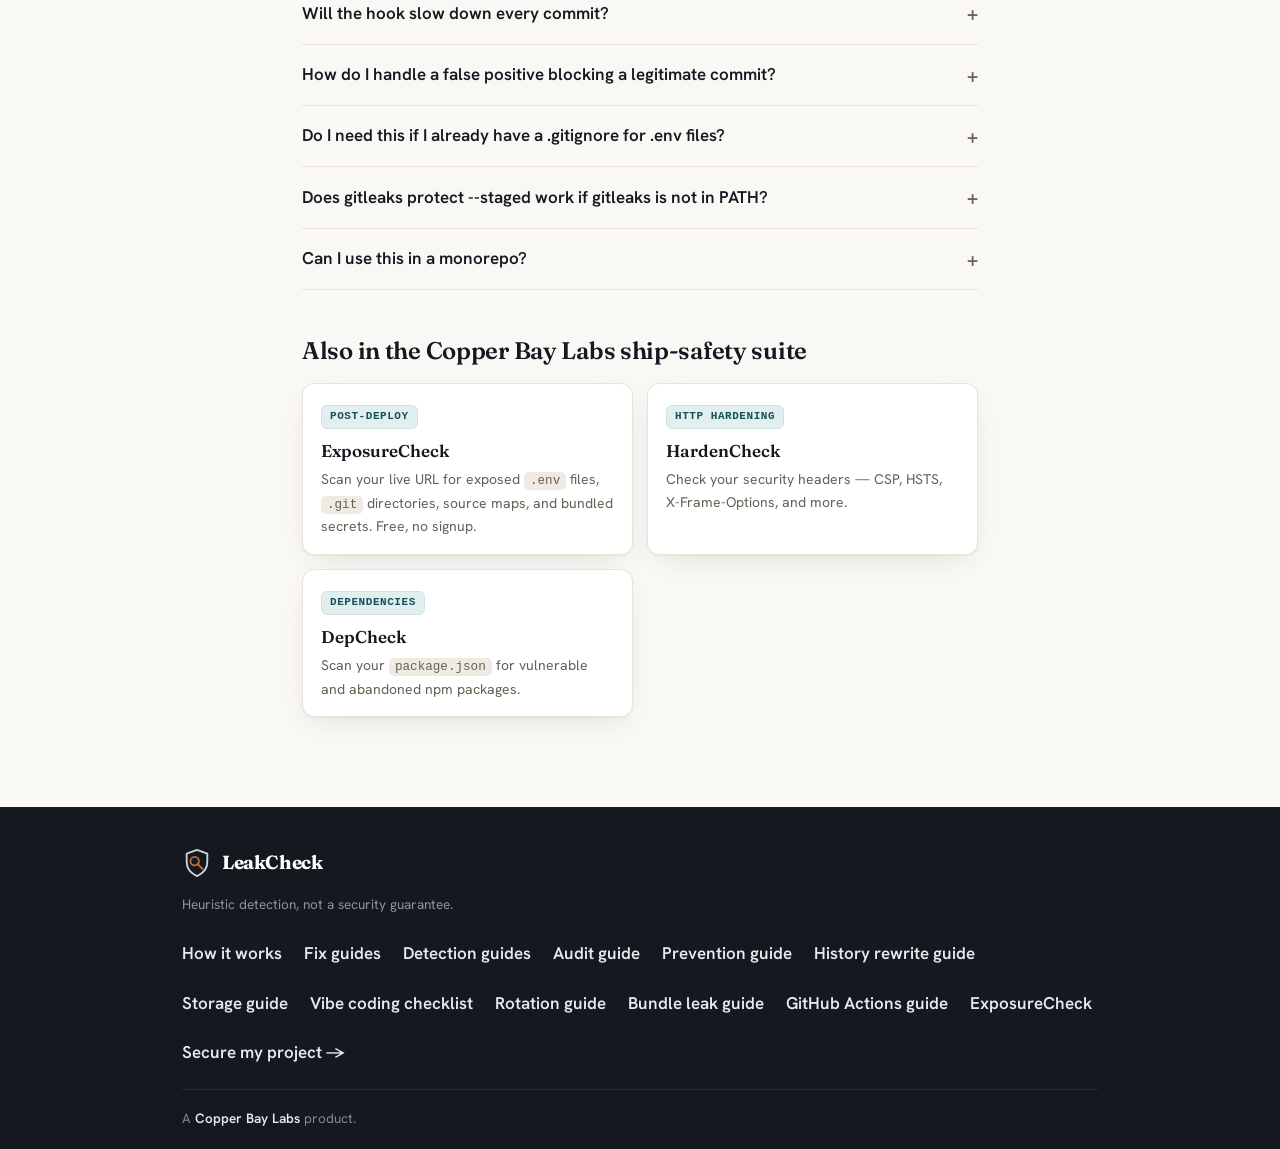
<file: guides/prevent-committing-secrets-pre-commit.html>
<!doctype html>
<html lang="en">
<head>
<meta charset="utf-8">
<meta name="viewport" content="width=device-width, initial-scale=1">
<title>How to Prevent Committing Secrets with Pre-Commit Hooks</title>
<meta name="description" content="Set up a pre-commit hook that blocks secrets from entering your git history. Three approaches: the pre-commit framework with gitleaks, Husky for Node.js projects, and a raw shell hook. Includes allowlist patterns.">
<link rel="canonical" href="https://labs.copperbaytech.com/leakcheck/guides/prevent-committing-secrets-pre-commit.html">
<meta property="og:type" content="article">
<meta property="og:site_name" content="LeakCheck">
<meta property="og:title" content="How to Prevent Committing Secrets with Pre-Commit Hooks">
<meta property="og:description" content="Three ways to set up a pre-commit hook that blocks API keys from entering git history: pre-commit + gitleaks, Husky, and a raw shell hook.">
<meta property="og:url" content="https://labs.copperbaytech.com/leakcheck/guides/prevent-committing-secrets-pre-commit.html">
<meta property="og:image" content="https://labs.copperbaytech.com/leakcheck/og-image.png">
<meta property="og:image:width" content="1200">
<meta property="og:image:height" content="630">
<meta name="twitter:card" content="summary_large_image">
<meta name="theme-color" content="#faf8f4">
<link rel="icon" href="../favicon.svg" type="image/svg+xml">
<link rel="apple-touch-icon" href="../apple-touch-icon.png">
<link rel="preconnect" href="https://fonts.googleapis.com">
<link rel="preconnect" href="https://fonts.gstatic.com" crossorigin>
<link href="https://fonts.googleapis.com/css2?family=Fraunces:opsz,wght@9..144,500;9..144,600;9..144,700&family=Hanken+Grotesk:wght@400;500;600;700&display=swap" rel="stylesheet">
<script type="application/ld+json">
{"@context":"https://schema.org","@type":"TechArticle","headline":"How to Prevent Committing Secrets with Pre-Commit Hooks","description":"Step-by-step guide to setting up pre-commit hooks that block API keys and secrets from entering git history: the pre-commit framework with gitleaks, Husky for Node.js projects, and a raw shell hook for any repo.","author":{"@type":"Organization","name":"Copper Bay Labs","url":"https://copperbaytech.com"},"publisher":{"@type":"Organization","name":"Copper Bay Labs","url":"https://copperbaytech.com"},"datePublished":"2026-08-14","dateModified":"2026-08-14","mainEntityOfPage":"https://labs.copperbaytech.com/leakcheck/guides/prevent-committing-secrets-pre-commit.html","mainEntity":{"@type":"FAQPage","mainEntity":[{"@type":"Question","name":"Can I bypass a pre-commit hook?","acceptedAnswer":{"@type":"Answer","text":"Yes: git commit --no-verify skips all hooks. This is a known limitation of the pre-commit layer. Pre-commit hooks are a developer convenience and an early warning system, not a hard security boundary. The defense-in-depth layer that cannot be bypassed is a CI pipeline that runs the same scan on the pushed branch before merging. A developer can skip the local hook once; they cannot bypass a branch protection rule that requires the CI check to pass."}},{"@type":"Question","name":"What happens to files that were committed before I set up the hook?","acceptedAnswer":{"@type":"Answer","text":"Nothing. The hook only intercepts future commits. If a secret was committed before the hook was installed, it remains in git history until you rewrite history with git filter-repo or BFG Repo-Cleaner. Setting up a pre-commit hook does not retroactively protect old commits."}},{"@type":"Question","name":"Will the hook slow down every commit?","acceptedAnswer":{"@type":"Answer","text":"gitleaks protect --staged scans only the staged diff, not the entire repository. On a typical commit that changes a handful of files, it completes in under a second. On a very large staged diff (thousands of lines), it may take two to three seconds. The scan time grows with the size of the staged content, not the total repository size."}},{"@type":"Question","name":"How do I handle a false positive that is blocking a legitimate commit?","acceptedAnswer":{"@type":"Answer","text":"Two options. For a one-time exception: git commit --no-verify (skips all hooks — use sparingly). For a pattern you will always want to allow: add an allowlist rule to .gitleaks.toml in the repository root. The allowlist can target the specific file, path pattern, or regex that matches your false positive. See the Allowlist section of this guide for syntax examples. Adding to the allowlist is better practice than routinely using --no-verify, because the allowlist is committed and shared with the whole team."}},{"@type":"Question","name":"Do I need this if I already have a .gitignore for .env files?","acceptedAnswer":{"@type":"Answer","text":".gitignore prevents the .env file itself from being committed. It does not prevent a developer from hardcoding an API key directly in a source file, pasting a key into a config file, or accidentally committing another dotfile that is not in .gitignore. Pre-commit hooks and .gitignore are complementary, not substitutes: .gitignore keeps your secrets file out of the repository, while a credential-scanning hook catches secrets that end up inline in committed code."}},{"@type":"Question","name":"Does gitleaks protect --staged work if gitleaks is not in PATH?","acceptedAnswer":{"@type":"Answer","text":"No. The hook script must be able to find the gitleaks binary. If it is not in PATH, the hook will fail with 'command not found.' In team environments, the most reliable solution is to install gitleaks via the pre-commit framework, which manages the binary itself. For per-developer installs, add a check at the top of the hook script: if ! command -v gitleaks &> /dev/null; then echo 'Warning: gitleaks not installed, skipping secret scan'; exit 0; fi. This turns a missing binary from a blocking error into a warning, which is better than silently skipping the check."}},{"@type":"Question","name":"Can I use this in a monorepo with multiple packages?","acceptedAnswer":{"@type":"Answer","text":"Yes. The pre-commit framework and raw git hooks operate at the repository level, not the package level. A single hook in the repository root intercepts commits across all packages. The gitleaks protect --staged command scans only the staged files regardless of which subdirectory they are in. For the pre-commit framework, install it once in the repository root and it covers the whole monorepo."}}]}}
</script>
<link rel="stylesheet" href="../styles.css?v=2">
<style>
  .doc .lede{font-size:clamp(17px,2.3vw,20px);color:var(--muted)}
  .doc h2{scroll-margin-top:80px}
  .doc h3{font-family:"Fraunces",Georgia,serif;font-weight:600;font-size:19px;margin:22px 0 6px;letter-spacing:-.01em}
  .toc{display:flex;flex-wrap:wrap;gap:10px;margin:22px 0 6px;padding:0;list-style:none}
  .toc a{display:inline-block;background:var(--surface);border:1px solid var(--line);border-radius:999px;padding:7px 14px;font-size:14px;font-weight:600;color:var(--muted)}
  .toc a:hover{border-color:var(--bay);color:var(--ink);text-decoration:none}
  .callout.warn-callout{background:var(--fail-bg);border-left-color:var(--fail);color:#5e2019}
  .callout.tip-callout{background:var(--pass-bg);border-left-color:var(--pass);color:#1b4d30}
  .steps{margin:18px 0;padding-left:0;list-style:none;counter-reset:step}
  .steps>li{position:relative;padding:4px 0 20px 46px;counter-increment:step}
  .steps>li::before{content:counter(step);position:absolute;left:0;top:2px;width:30px;height:30px;border-radius:50%;background:var(--copper);color:#fff;font-weight:700;font-size:15px;display:flex;align-items:center;justify-content:center;font-family:"Fraunces",serif}
  .steps>li strong{display:block;margin-bottom:4px}
  .doc code.inline{font-family:ui-monospace,Menlo,Consolas,monospace;font-size:.9em;background:var(--line-2);padding:2px 6px;border-radius:5px}
  pre{background:var(--surface);border:1px solid var(--line);border-radius:10px;padding:16px 18px;overflow-x:auto;font-family:ui-monospace,Menlo,Consolas,monospace;font-size:13px;line-height:1.6;margin:12px 0}
  pre code{background:none;padding:0;font-size:inherit}
  .method-tabs{display:flex;gap:8px;flex-wrap:wrap;margin:18px 0 0}
  .method-tab{padding:8px 16px;border-radius:999px;border:1px solid var(--line);background:var(--surface);font-weight:600;font-size:13px;color:var(--muted);cursor:pointer}
  .method-tab.active{background:var(--copper);border-color:var(--copper);color:#fff}
  .method-section{display:none;margin:18px 0}
  .method-section.active{display:block}
  .suite{display:grid;grid-template-columns:repeat(auto-fit,minmax(220px,1fr));gap:14px;margin:18px 0 6px}
  .suite a{display:block;background:var(--surface);border:1px solid var(--line);border-radius:12px;padding:16px 18px;box-shadow:var(--shadow);transition:box-shadow .15s,transform .15s,border-color .15s}
  .suite a:hover{text-decoration:none;box-shadow:var(--shadow-lift);transform:translateY(-2px);border-color:var(--line-2)}
  .suite .s-name{font-family:"Fraunces",serif;font-weight:600;font-size:17px;color:var(--ink);display:block;margin:0 0 4px}
  .suite p{color:var(--muted);font-size:14px;margin:0}
  .suite .s-tag{display:inline-block;margin-bottom:8px;font-family:ui-monospace,Menlo,Consolas,monospace;font-size:11px;font-weight:700;letter-spacing:.05em;text-transform:uppercase;color:var(--bay);background:var(--bay-tint,#e8f4f6);border:1px solid #cfe1e3;border-radius:6px;padding:2px 8px}
  .faq-section{margin:18px 0}
  .faq-section details{border-bottom:1px solid var(--line);padding:14px 0}
  .faq-section details:first-child{border-top:1px solid var(--line)}
  .faq-section summary{font-weight:600;cursor:pointer;list-style:none;display:flex;justify-content:space-between;align-items:center;gap:12px}
  .faq-section summary::-webkit-details-marker{display:none}
  .faq-section summary::after{content:"+";font-size:20px;color:var(--muted);flex-shrink:0}
  .faq-section details[open] summary::after{content:"\2212"}
  .faq-section details p,.faq-section details ul{margin:12px 0 4px;color:var(--muted)}
  .compare-table{width:100%;border-collapse:collapse;font-size:14px;margin:18px 0}
  .compare-table th{text-align:left;padding:10px 14px;background:var(--surface);border-bottom:2px solid var(--line);font-weight:600;font-size:12px;text-transform:uppercase;letter-spacing:.05em;color:var(--muted)}
  .compare-table td{padding:10px 14px;border-bottom:1px solid var(--line);vertical-align:top}
  .compare-table tr:last-child td{border-bottom:none}
</style>
</head>
<body>
<a class="skip" href="#main">Skip to main content</a>

<header class="masthead" role="banner">
  <div class="wrap hdr-bar">
    <a class="brand" href="../" aria-label="LeakCheck — go to homepage">
      <svg class="mark" viewBox="0 0 64 64" aria-hidden="true">
        <path d="M32 4 54 12v18c0 14-9 24-22 30C19 54 10 44 10 30V12L32 4Z" fill="none" stroke="#13525a" stroke-width="4" stroke-linejoin="round"/>
        <circle cx="27" cy="28" r="9" fill="none" stroke="#bf6b3c" stroke-width="4"/>
        <path d="M33 34 44 45" stroke="#bf6b3c" stroke-width="4" stroke-linecap="round"/>
      </svg>
      <span class="wordmark">LeakCheck</span>
    </a>
    <nav class="nav" aria-label="Primary navigation">
      <a href="../about.html">How it works</a>
      <a href="accidentally-committed-api-key-github.html">Guides</a>
      <a href="../">Scan your code</a>
    </nav>
  </div>
</header>

<main id="main">
<article class="doc">
  <div class="wrap narrow">
    <p class="eyebrow" style="text-align:left">Prevention guide</p>
    <h1>How to prevent committing secrets with pre-commit hooks</h1>
    <p class="lede">A pre-commit hook runs before git records a commit. If it exits non-zero, the commit is rejected — the secret never enters history. This guide covers three setup approaches: the pre-commit framework (best for teams), Husky (best for Node.js projects), and a raw shell hook (no dependencies, works in any repo).</p>

    <ul class="toc" aria-label="On this page">
      <li><a href="#how-hooks-work">How pre-commit hooks work</a></li>
      <li><a href="#approach-a">Approach A: pre-commit framework</a></li>
      <li><a href="#approach-b">Approach B: Husky (Node.js)</a></li>
      <li><a href="#approach-c">Approach C: raw shell hook</a></li>
      <li><a href="#allowlist">Allowlist: handling false positives</a></li>
      <li><a href="#ci">Add CI enforcement</a></li>
      <li><a href="#faq">FAQ</a></li>
    </ul>

    <h2 id="how-hooks-work">How pre-commit hooks work</h2>
    <p>Git hooks are scripts that git runs at specific points in the workflow. The <code class="inline">pre-commit</code> hook runs after you type <code class="inline">git commit</code> but before git records the commit object. If the hook script exits with a non-zero status, git aborts the commit and the developer sees the hook’s output explaining what failed.</p>
    <p>The key limitation: hooks live in <code class="inline">.git/hooks/</code>, which is not committed to the repository. If a new developer clones the repo, they do not automatically get the hooks. Both the pre-commit framework and Husky solve this by storing the hook configuration in committed files and running a setup step that installs the hooks into the local <code class="inline">.git/</code> directory.</p>
    <p>A second limitation: <code class="inline">git commit --no-verify</code> skips all hooks. Pre-commit hooks are a first line of defense, not the only one. The CI layer (below) is what closes that bypass.</p>

    <h2 id="approach-a">Approach A: pre-commit framework + gitleaks</h2>
    <p>The <a href="https://pre-commit.com" target="_blank" rel="noopener noreferrer">pre-commit framework</a> manages hook installation and tool versions. It fetches the exact version of each hook tool specified in <code class="inline">.pre-commit-config.yaml</code> into an isolated virtualenv, so every developer on the team gets identical behavior without manual tool installation. This is the recommended approach for any project with more than one contributor.</p>

    <ol class="steps">
      <li>
        <strong>Install the pre-commit CLI</strong>
        <pre><code># macOS
brew install pre-commit

# Python / pip
pip install pre-commit

# Verify
pre-commit --version</code></pre>
      </li>
      <li>
        <strong>Add a <code class="inline">.pre-commit-config.yaml</code> to the repository root</strong>
        <pre><code>repos:
  - repo: https://github.com/gitleaks/gitleaks
    rev: v8.27.2          # pin to a specific release
    hooks:
      - id: gitleaks</code></pre>
        <p>The <code class="inline">rev</code> field pins the exact version of gitleaks that will be used. Update it by running <code class="inline">pre-commit autoupdate</code>.</p>
      </li>
      <li>
        <strong>Install the hooks into <code class="inline">.git/hooks/</code></strong>
        <pre><code>pre-commit install</code></pre>
        <p>This writes a <code class="inline">.git/hooks/pre-commit</code> script that delegates to the pre-commit framework. Every developer who clones the repo must also run <code class="inline">pre-commit install</code> after cloning &mdash; add it to your project README or <code class="inline">Makefile</code>.</p>
      </li>
      <li>
        <strong>Test it</strong>
        <pre><code># Stage a file with a fake secret
echo 'const key = "AKIAIOSFODNN7EXAMPLE"' > test-secret.js
git add test-secret.js
git commit -m "test"
# Expected: commit rejected with a gitleaks finding

# Clean up
git restore --staged test-secret.js
rm test-secret.js</code></pre>
      </li>
    </ol>

    <h2 id="approach-b">Approach B: Husky (Node.js projects)</h2>
    <p><a href="https://typicode.github.io/husky/" target="_blank" rel="noopener noreferrer">Husky</a> is the standard hook manager for Node.js projects. It stores hooks in a <code class="inline">.husky/</code> directory that is committed to the repository, and wires them up via the <code class="inline">prepare</code> npm script so they are installed automatically on <code class="inline">npm install</code>. This approach requires gitleaks to be installed separately on each developer’s machine.</p>

    <ol class="steps">
      <li>
        <strong>Install Husky</strong>
        <pre><code>npm install --save-dev husky
npx husky init</code></pre>
        <p><code class="inline">husky init</code> creates the <code class="inline">.husky/</code> directory and adds a <code class="inline">prepare</code> script to <code class="inline">package.json</code> that runs <code class="inline">husky</code> after every <code class="inline">npm install</code>.</p>
      </li>
      <li>
        <strong>Create the pre-commit hook file</strong>
        <pre><code># .husky/pre-commit
#!/usr/bin/env sh

# Scan the staged diff for secrets
if command -v gitleaks &> /dev/null; then
  gitleaks protect --staged --redact --exit-code 1
else
  echo "WARNING: gitleaks not installed. Skipping secret scan."
  echo "Install: brew install gitleaks"
fi</code></pre>
        <pre><code>chmod +x .husky/pre-commit</code></pre>
      </li>
      <li>
        <strong>Install gitleaks on each developer machine</strong>
        <pre><code># macOS
brew install gitleaks

# Linux (download from GitHub releases)
curl -sSL https://github.com/gitleaks/gitleaks/releases/download/v8.27.2/gitleaks_8.27.2_linux_x64.tar.gz | tar -xz
sudo mv gitleaks /usr/local/bin/</code></pre>
        <p>Add this step to your project setup docs. Without gitleaks, the hook falls back to a warning rather than a hard block &mdash; remove the <code class="inline">else</code> branch if you want a hard failure when gitleaks is missing.</p>
      </li>
    </ol>

    <h2 id="approach-c">Approach C: raw shell hook (no dependencies)</h2>
    <p>For a single-developer project or a repo where you cannot add external dependencies, a raw shell hook requires only git and gitleaks. Write the hook directly into <code class="inline">.git/hooks/</code> — no framework needed.</p>

    <ol class="steps">
      <li>
        <strong>Write the hook</strong>
        <pre><code>cat > .git/hooks/pre-commit << 'EOF'
#!/usr/bin/env sh
if command -v gitleaks &> /dev/null; then
  gitleaks protect --staged --redact --exit-code 1
  if [ $? -ne 0 ]; then
    echo ""
    echo "Secret detected in staged files. Commit rejected."
    echo "If this is a false positive, see: your-repo/README.md#secret-allowlist"
    exit 1
  fi
else
  echo "gitleaks not found. Skipping pre-commit secret scan."
  echo "Install it: brew install gitleaks"
fi
EOF
chmod +x .git/hooks/pre-commit</code></pre>
      </li>
      <li>
        <strong>Test it</strong>
        <pre><code>echo 'STRIPE_KEY="sk_live_abc123xyz"' > /tmp/test-leak.txt
git add /tmp/test-leak.txt
git commit -m "test"
# Should reject the commit
git restore --staged /tmp/test-leak.txt</code></pre>
      </li>
    </ol>

    <div class="callout warn-callout">
      <strong>Raw hooks are not shared.</strong> <code class="inline">.git/hooks/</code> is not committed to the repository. Anyone who clones the repo starts without the hook. If you want to share the hook across the team, commit the hook script to a <code class="inline">scripts/</code> or <code class="inline">.hooks/</code> directory in the repository and document the one-time <code class="inline">cp scripts/pre-commit .git/hooks/pre-commit &amp;&amp; chmod +x .git/hooks/pre-commit</code> step in your README.
    </div>

    <h2 id="allowlist">Allowlist: handling false positives</h2>
    <p id="allowlist">gitleaks will occasionally flag legitimate strings that match a credential pattern — a test fixture with a fake key, an example in documentation, or a known-public API key for a sandbox environment. An allowlist in <code class="inline">.gitleaks.toml</code> at the repository root tells gitleaks to skip specific matches.</p>
    <pre><code># .gitleaks.toml
[allowlist]
  description = "Project-level allowlist for known false positives"

  # Skip a specific file entirely
  paths = [
    '''tests/fixtures/sample-response.json''',
    '''docs/examples/'''
  ]

  # Skip a specific regex match
  regexes = [
    # Stripe publishable key (intentionally public)
    '''pk_test_51[a-zA-Z0-9]{20,}''',
    # Known dummy key used in test suite
    '''AKIAIOSFODNN7EXAMPLE'''
  ]

  # Skip commits by a specific commit SHA (use sparingly)
  commits = [
    "abc123def456"
  ]</code></pre>

    <p>Commit <code class="inline">.gitleaks.toml</code> to the repository so the allowlist is shared with the team and applies to the CI scan as well as the local pre-commit hook.</p>

    <h2 id="ci">Add CI enforcement (close the --no-verify bypass)</h2>
    <p>Pre-commit hooks can be skipped with <code class="inline">git commit --no-verify</code>. The CI layer closes this gap: a branch protection rule that requires a secret-scanning check to pass means that even a commit that bypassed the local hook cannot be merged without passing the CI scan.</p>
    <pre><code># .github/workflows/secret-scan.yml
name: Secret scan

on:
  push:
    branches: ["**"]
  pull_request:

jobs:
  scan:
    runs-on: ubuntu-latest
    steps:
      - uses: actions/checkout@v4
        with:
          fetch-depth: 0  # full history for gitleaks
      - uses: gitleaks/gitleaks-action@v2
        env:
          GITHUB_TOKEN: ${{ secrets.GITHUB_TOKEN }}
        with:
          args: detect --redact --no-banner</code></pre>

    <p>After adding this workflow, go to repository Settings → Branches → Branch protection rules and add a rule for your main branch that requires the <code class="inline">Secret scan / scan</code> status check to pass before merging.</p>

    <h2 id="faq">Frequently asked questions</h2>
    <div class="faq-section">
      <details open>
        <summary>Can I bypass a pre-commit hook?</summary>
        <p>Yes: <code class="inline">git commit --no-verify</code> skips all hooks. Pre-commit hooks are a developer convenience and early warning, not a hard security boundary. The CI pipeline closes this gap — a branch protection rule that requires the CI secret scan to pass means a bypassed local hook cannot reach the main branch without being caught.</p>
      </details>
      <details>
        <summary>What happens to files committed before I set up the hook?</summary>
        <p>Nothing — hooks only intercept future commits. If a secret was committed before the hook was installed, it remains in git history until you rewrite history with <code class="inline">git filter-repo</code> or BFG Repo-Cleaner. See the <a href="remove-secret-from-git-history.html">history rewrite guide</a>. And rotate the key first.</p>
      </details>
      <details>
        <summary>Will the hook slow down every commit?</summary>
        <p><code class="inline">gitleaks protect --staged</code> scans only the staged diff, not the full repository. On a typical commit, it completes in under a second. On a large staged diff, two to three seconds. The scan time grows with the staged content size, not the total repository size.</p>
      </details>
      <details>
        <summary>How do I handle a false positive blocking a legitimate commit?</summary>
        <p>Two options. For a one-time exception: <code class="inline">git commit --no-verify</code> (use sparingly). For a recurring pattern: add an allowlist rule to <code class="inline">.gitleaks.toml</code> as described in the <a href="#allowlist">allowlist section</a> above. The allowlist approach is better for the team because the rule is committed and shared, so every developer and the CI pipeline benefit from it.</p>
      </details>
      <details>
        <summary>Do I need this if I already have a .gitignore for .env files?</summary>
        <p><code class="inline">.gitignore</code> prevents the <code class="inline">.env</code> file itself from being committed. It does not prevent hardcoded API keys in source files, keys pasted into config files, or accidentally committed dotfiles that are not in <code class="inline">.gitignore</code>. The two are complementary: <code class="inline">.gitignore</code> keeps secrets files out of the repository; pre-commit hooks catch secrets that end up inline in committed code.</p>
      </details>
      <details>
        <summary>Does gitleaks protect --staged work if gitleaks is not in PATH?</summary>
        <p>No — the hook script needs to find the binary. If it is not in PATH, the hook fails with <code class="inline">command not found</code>. The pre-commit framework avoids this by managing the binary itself. For Husky and raw hooks, add a graceful fallback: <code class="inline">if ! command -v gitleaks &gt; /dev/null; then echo 'Warning: gitleaks not installed'; exit 0; fi</code>. This turns a missing binary into a warning rather than a hard block for the developer who forgot to install it, while the CI pipeline still enforces the check.</p>
      </details>
      <details>
        <summary>Can I use this in a monorepo?</summary>
        <p>Yes. Pre-commit hooks operate at the repository level. A single hook in the repository root intercepts commits across all packages. <code class="inline">gitleaks protect --staged</code> scans only the staged files regardless of which subdirectory they are in. For the pre-commit framework, install it once in the repository root and it covers the whole monorepo.</p>
      </details>
    </div>

    <h2 style="margin-top:48px">Also in the Copper Bay Labs ship-safety suite</h2>
    <div class="suite">
      <a href="https://labs.copperbaytech.com/exposurecheck/" target="_blank" rel="noopener noreferrer">
        <span class="s-tag">Post-deploy</span>
        <span class="s-name">ExposureCheck</span>
        <p>Scan your live URL for exposed <code class="inline">.env</code> files, <code class="inline">.git</code> directories, source maps, and bundled secrets. Free, no signup.</p>
      </a>
      <a href="https://labs.copperbaytech.com/hardencheck/" target="_blank" rel="noopener noreferrer">
        <span class="s-tag">HTTP hardening</span>
        <span class="s-name">HardenCheck</span>
        <p>Check your security headers &mdash; CSP, HSTS, X-Frame-Options, and more.</p>
      </a>
      <a href="https://labs.copperbaytech.com/depcheck/" target="_blank" rel="noopener noreferrer">
        <span class="s-tag">Dependencies</span>
        <span class="s-name">DepCheck</span>
        <p>Scan your <code class="inline">package.json</code> for vulnerable and abandoned npm packages.</p>
      </a>
    </div>
  </div>
</article>
</main>

<footer class="footer" role="contentinfo">
  <div class="wrap foot">
    <div>
      <a class="brand small" href="../" aria-label="LeakCheck — homepage">
        <svg class="mark" viewBox="0 0 64 64" aria-hidden="true">
          <path d="M32 4 54 12v18c0 14-9 24-22 30C19 54 10 44 10 30V12L32 4Z" fill="none" stroke="#cbd2da" stroke-width="4" stroke-linejoin="round"/>
          <circle cx="27" cy="28" r="9" fill="none" stroke="#bf6b3c" stroke-width="4"/>
          <path d="M33 34 44 45" stroke="#bf6b3c" stroke-width="4" stroke-linecap="round"/>
        </svg>
        <span class="wordmark">LeakCheck</span>
      </a>
      <p class="fine">Heuristic detection, not a security guarantee.</p>
    </div>
    <nav class="foot-nav" aria-label="Footer navigation">
      <a href="../about.html">How it works</a>
      <a href="accidentally-committed-api-key-github.html">Fix guides</a>
      <a href="scan-git-repository-for-secrets.html">Detection guides</a>
      <a href="find-hardcoded-api-keys-in-codebase.html">Audit guide</a>
      <a href="prevent-committing-secrets-pre-commit.html" aria-current="page">Prevention guide</a>
      <a href="remove-secret-from-git-history.html">History rewrite guide</a>
      <a href="api-key-storage-best-practices.html">Storage guide</a>
      <a href="vibe-coding-security-checklist.html">Vibe coding checklist</a>
      <a href="rotate-leaked-api-key.html">Rotation guide</a>
      <a href="prevent-secrets-javascript-bundle.html">Bundle leak guide</a>
      <a href="github-actions-secrets-security.html">GitHub Actions guide</a>
      <a href="https://labs.copperbaytech.com/exposurecheck/" target="_blank" rel="noopener noreferrer">ExposureCheck</a>
      <a href="https://copperbaytech.com" target="_blank" rel="noopener noreferrer">Secure my project &rarr;</a>
    </nav>
  </div>
  <div class="wrap">
    <p class="madeby">A <a href="https://copperbaytech.com" target="_blank" rel="noopener noreferrer">Copper Bay Labs</a> product.</p>
  </div>
</footer>
</body>
</html>
</file>
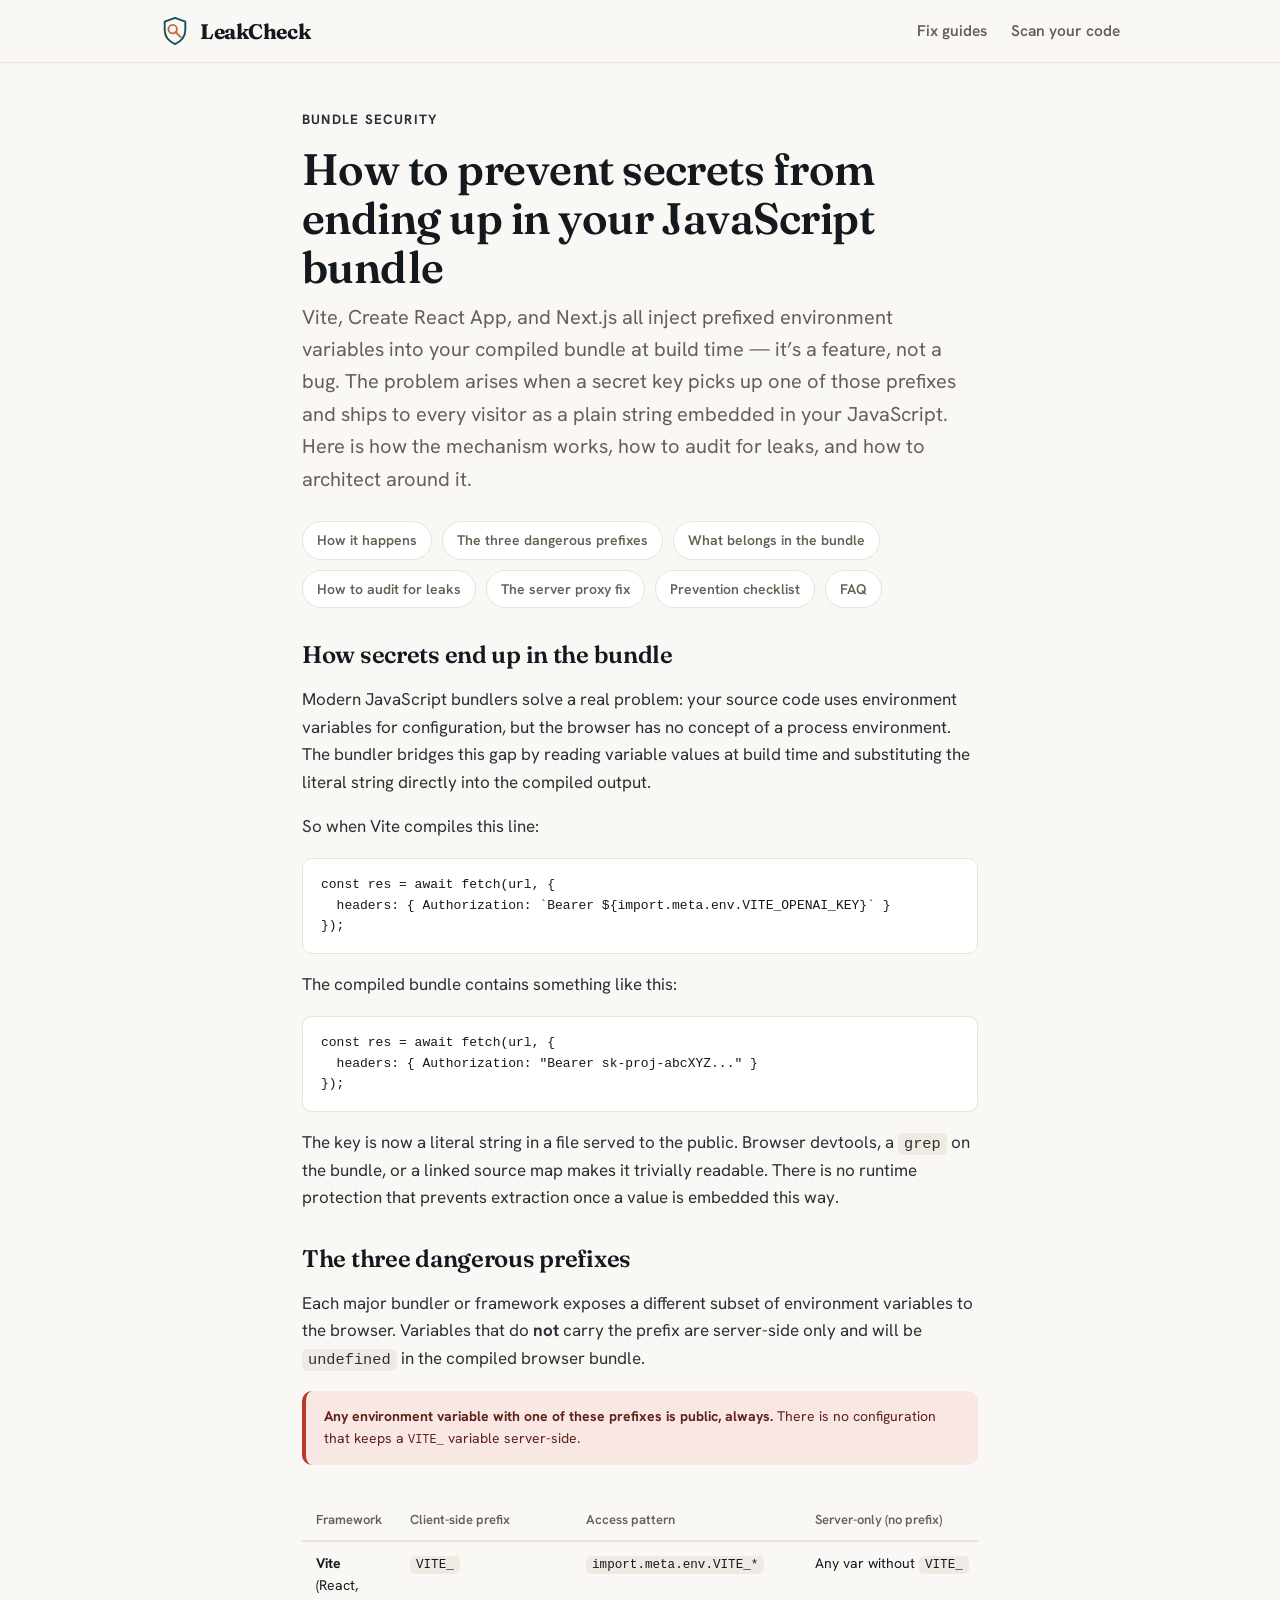
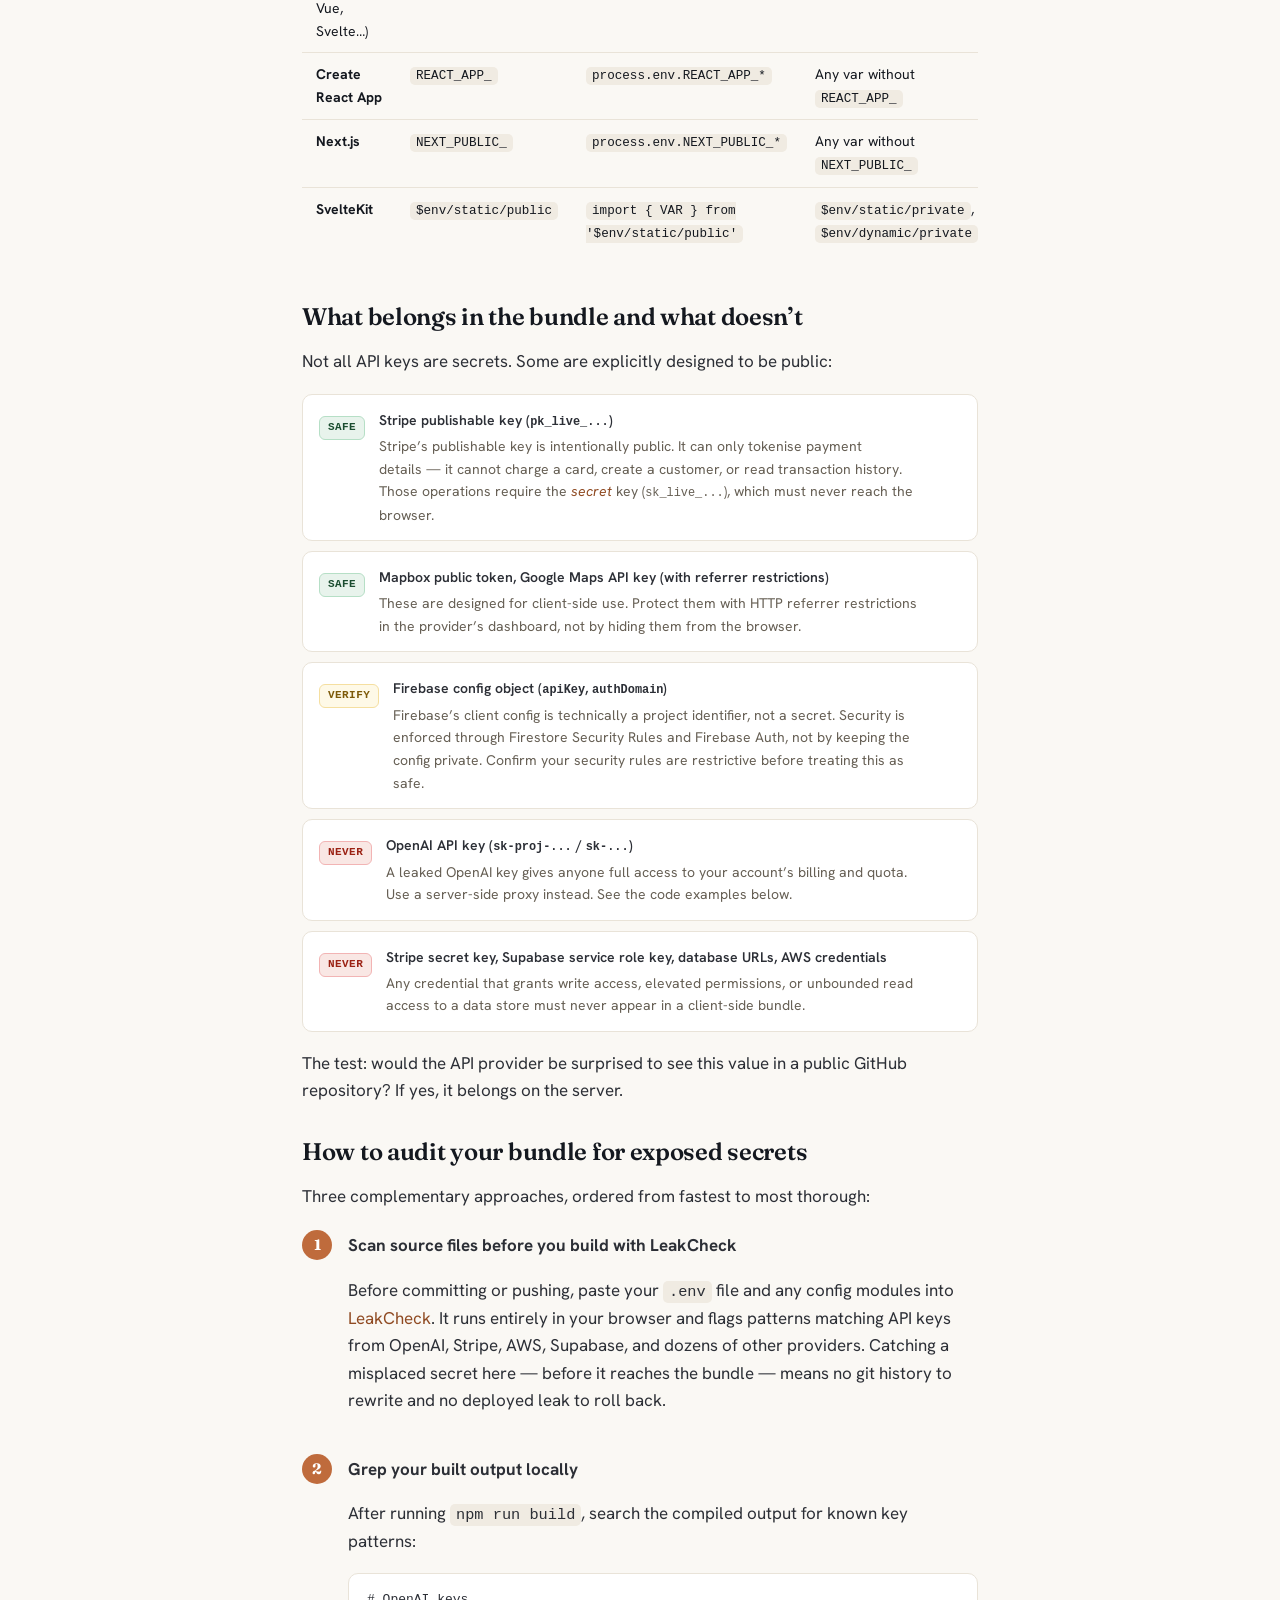
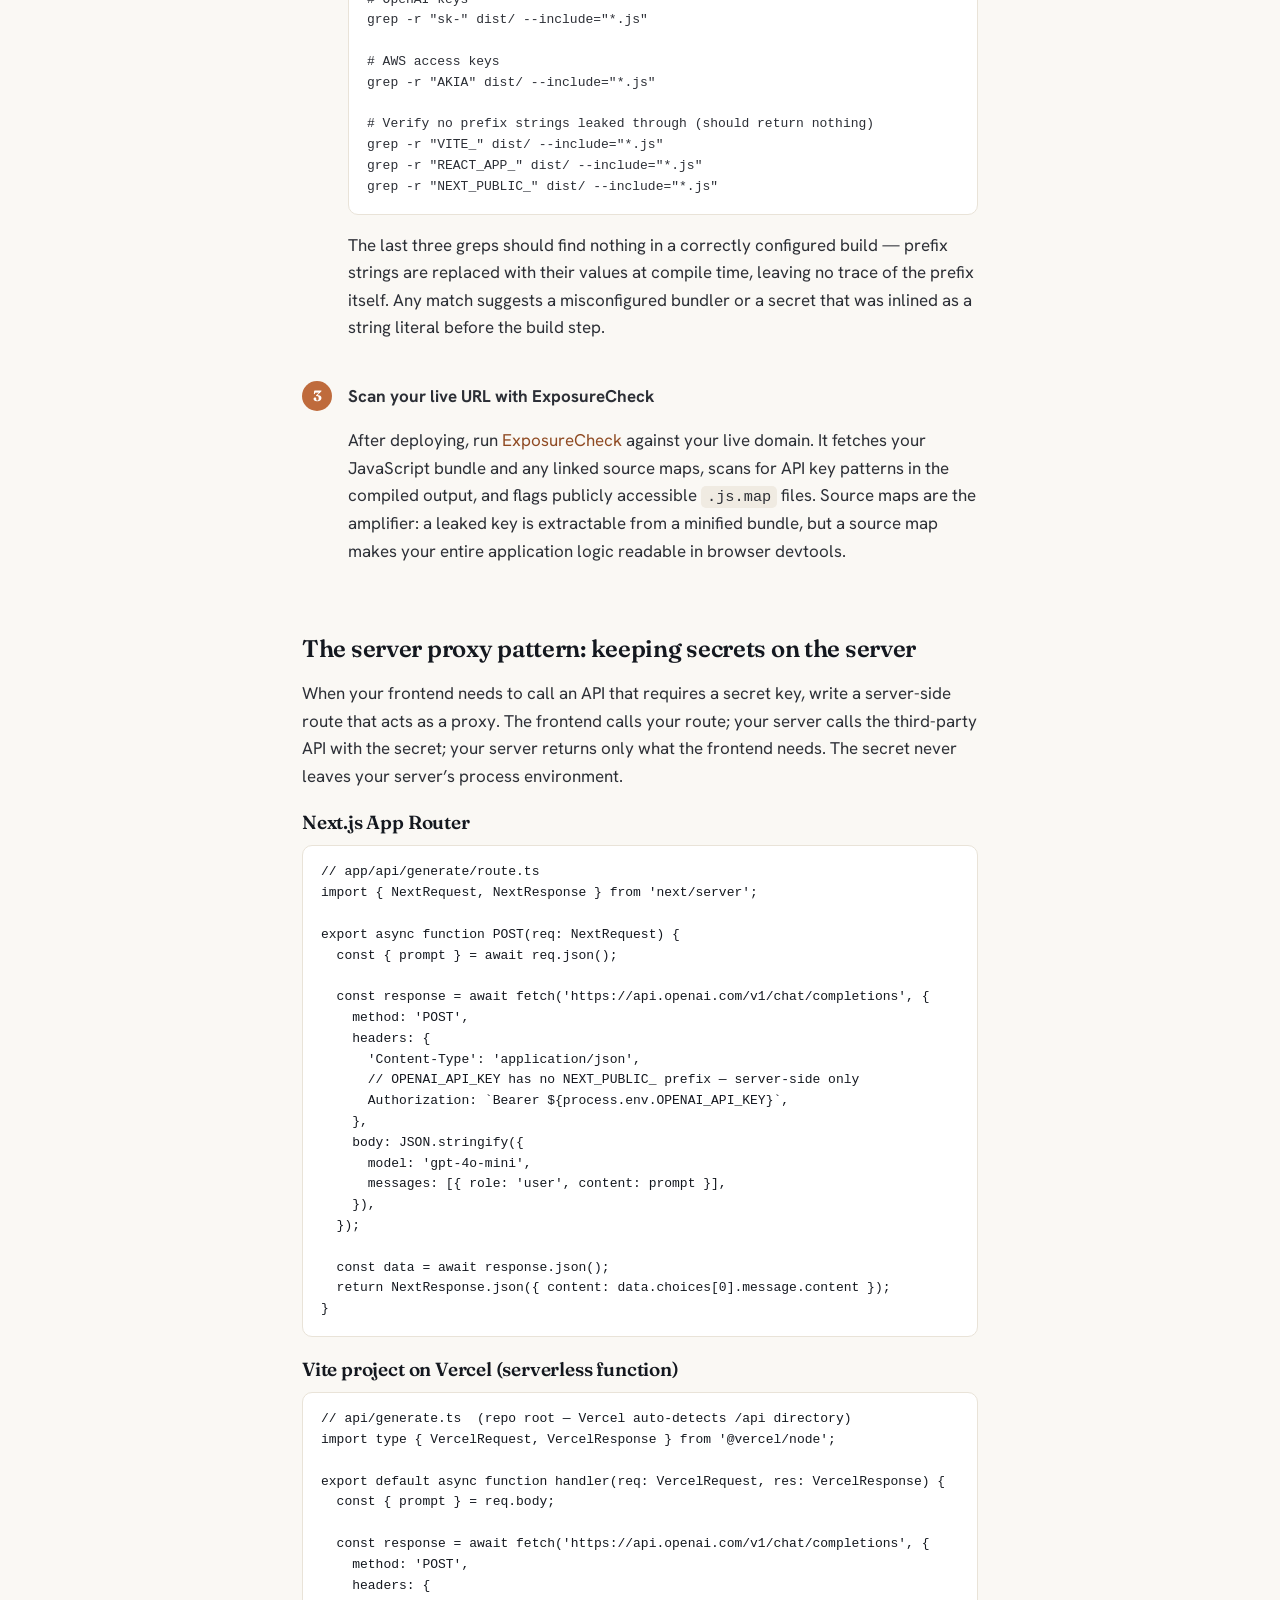
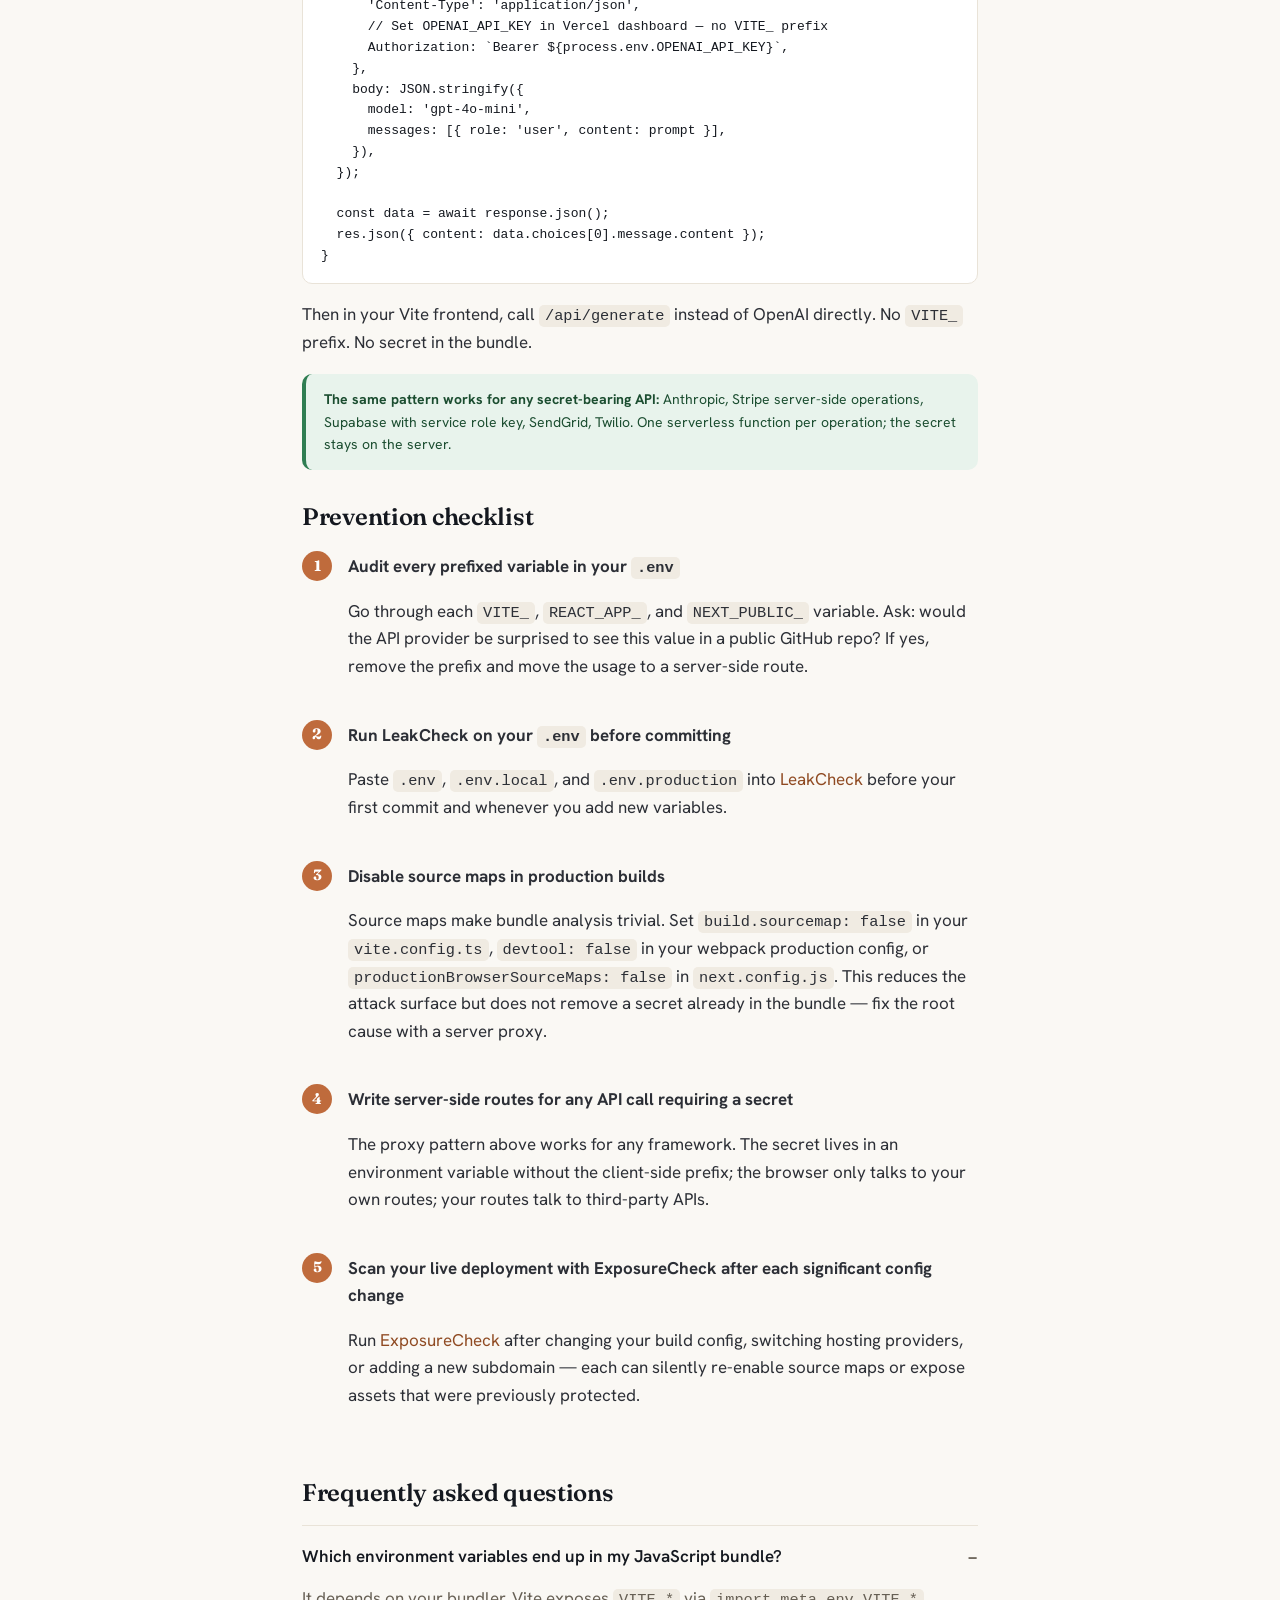
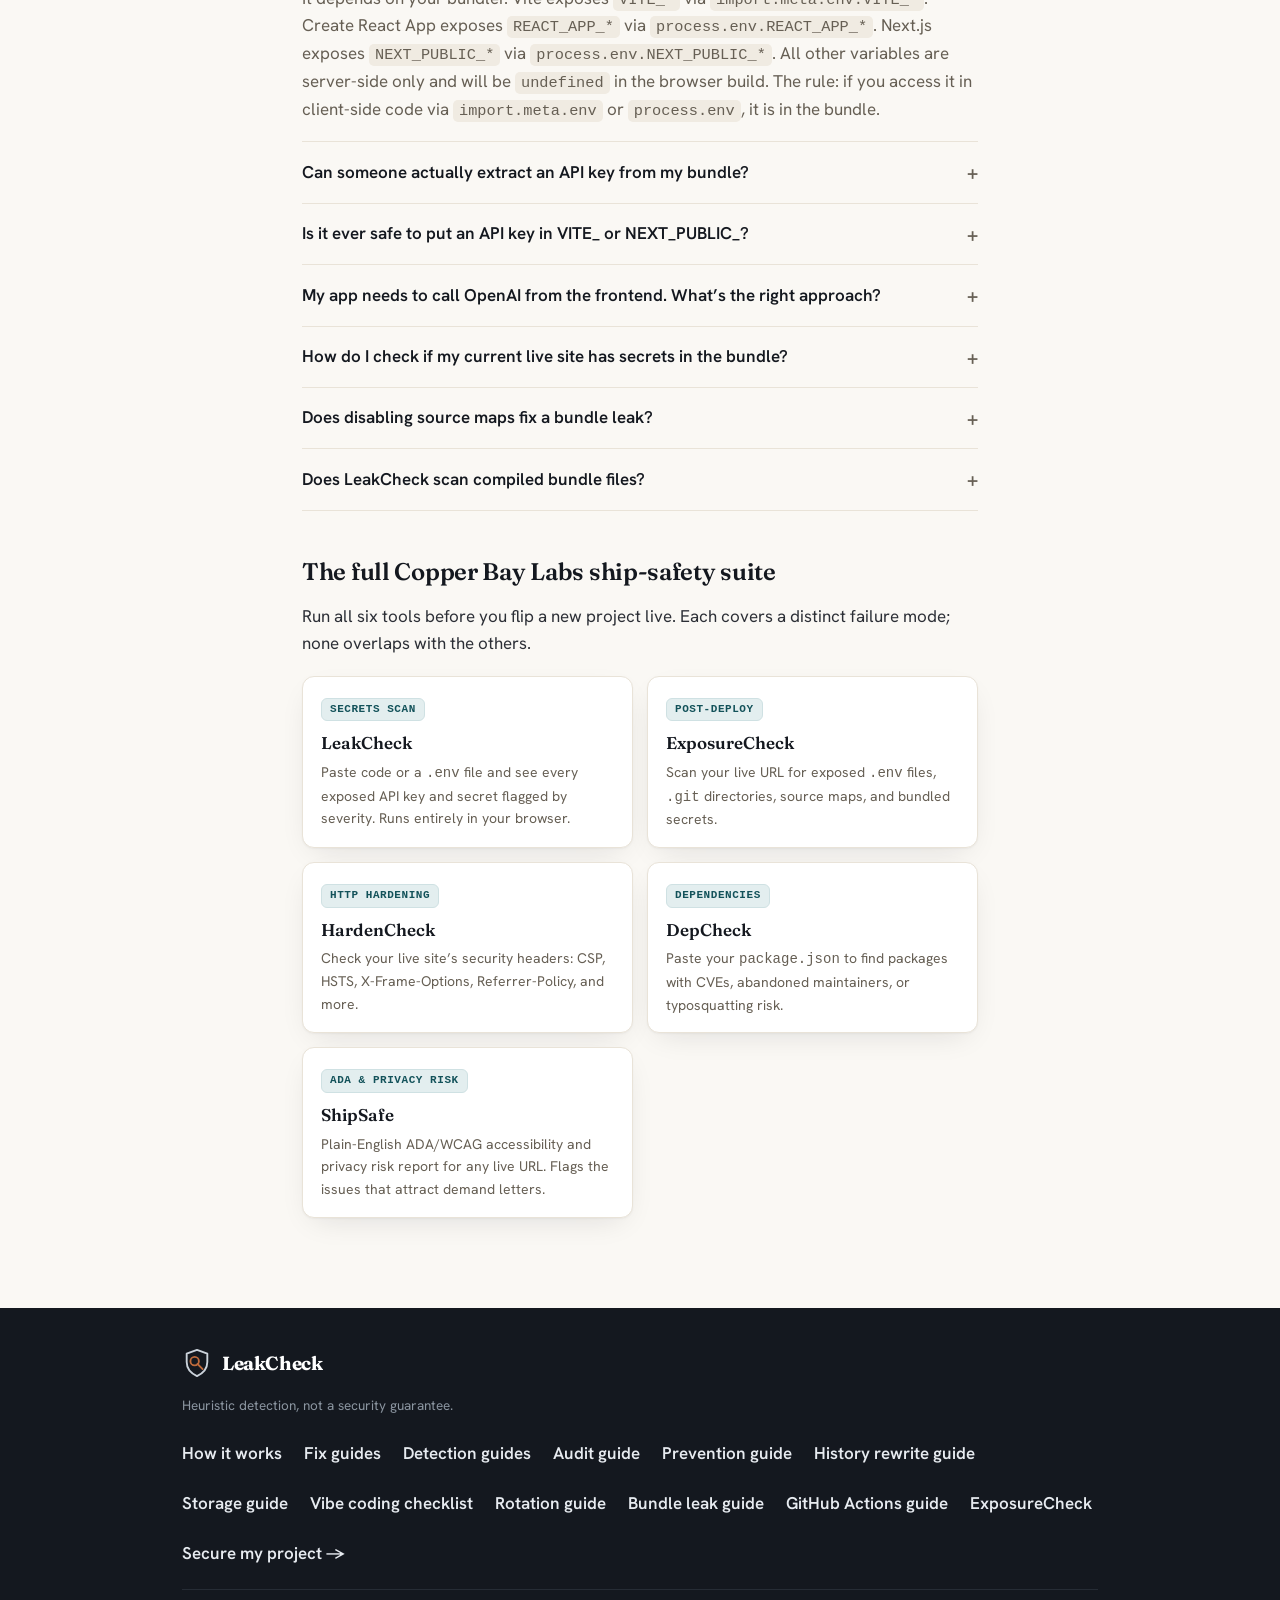
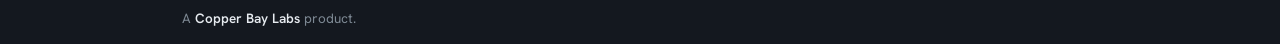
<file: guides/prevent-secrets-javascript-bundle.html>
<!doctype html>
<html lang="en">
<head>
<meta charset="utf-8">
<meta name="viewport" content="width=device-width, initial-scale=1">
<title>How to Prevent Secrets from Ending Up in Your JavaScript Bundle</title>
<meta name="description" content="Vite, Create React App, and Next.js inject VITE_, REACT_APP_, and NEXT_PUBLIC_ env vars into your bundle at build time. How to audit for leaked secrets and use the server proxy pattern to keep API keys out of client-side JavaScript.">
<link rel="canonical" href="https://labs.copperbaytech.com/leakcheck/guides/prevent-secrets-javascript-bundle.html">
<meta property="og:type" content="article">
<meta property="og:site_name" content="LeakCheck">
<meta property="og:title" content="How to Prevent Secrets from Ending Up in Your JavaScript Bundle">
<meta property="og:description" content="Vite, Next.js, and CRA inject prefixed env vars into your frontend bundle at build time. How to audit for bundle leaks and fix them with a server proxy.">
<meta property="og:url" content="https://labs.copperbaytech.com/leakcheck/guides/prevent-secrets-javascript-bundle.html">
<meta property="og:image" content="https://labs.copperbaytech.com/leakcheck/og-image.png">
<meta property="og:image:width" content="1200">
<meta property="og:image:height" content="630">
<meta name="twitter:card" content="summary_large_image">
<meta name="theme-color" content="#faf8f4">
<link rel="icon" href="../favicon.svg" type="image/svg+xml">
<link rel="apple-touch-icon" href="../apple-touch-icon.png">
<link rel="preconnect" href="https://fonts.googleapis.com">
<link rel="preconnect" href="https://fonts.gstatic.com" crossorigin>
<link href="https://fonts.googleapis.com/css2?family=Fraunces:opsz,wght@9..144,500;9..144,600;9..144,700&family=Hanken+Grotesk:wght@400;500;600;700&display=swap" rel="stylesheet">
<script type="application/ld+json">
{"@context":"https://schema.org","@type":"TechArticle","headline":"How to Prevent Secrets from Ending Up in Your JavaScript Bundle","description":"Vite, Create React App, and Next.js all inject prefixed environment variables (VITE_, REACT_APP_, NEXT_PUBLIC_) into your compiled JavaScript bundle at build time. Any secret that picks up one of those prefixes ships to every visitor as a plain string. This guide explains the mechanism, how to audit your bundle and source files for leaks, and the server proxy architecture that keeps secrets server-side.","author":{"@type":"Organization","name":"Copper Bay Labs","url":"https://copperbaytech.com"},"publisher":{"@type":"Organization","name":"Copper Bay Labs","url":"https://copperbaytech.com"},"datePublished":"2026-10-17","dateModified":"2026-10-17","mainEntityOfPage":"https://labs.copperbaytech.com/leakcheck/guides/prevent-secrets-javascript-bundle.html","mainEntity":{"@type":"FAQPage","mainEntity":[{"@type":"Question","name":"Which environment variables end up in my JavaScript bundle?","acceptedAnswer":{"@type":"Answer","text":"It depends on your bundler. Vite exposes any variable prefixed with VITE_ via import.meta.env.VITE_*. Create React App exposes REACT_APP_* via process.env.REACT_APP_*. Next.js exposes NEXT_PUBLIC_* via process.env.NEXT_PUBLIC_*. All other environment variables are server-side only and will be undefined in the browser build. The rule: if you can reference it in client-side code via import.meta.env or process.env, it is in the bundle."}},{"@type":"Question","name":"Can someone actually extract an API key from my bundle?","acceptedAnswer":{"@type":"Answer","text":"Yes, easily. Bundlers inject environment variable values as literal strings into the compiled JavaScript. Anyone who visits your site can open browser devtools, go to the Sources tab, and search for the key string. If source maps are enabled — the default in many configurations — the un-minified source is fully readable. There is no practical obfuscation that prevents extraction once a value is in the bundle."}},{"@type":"Question","name":"Is it ever safe to put an API key in VITE_ or NEXT_PUBLIC_?","acceptedAnswer":{"@type":"Answer","text":"Yes — when the key is explicitly designed to be public. Examples: a Stripe publishable key (pk_live_...), a Mapbox public token, or a Google Maps API key with HTTP referrer restrictions. These are designed for client-side use. The question to ask: would the API provider be surprised to see this value in a public GitHub repository? If yes, it belongs on the server."}},{"@type":"Question","name":"My app needs to call OpenAI from the frontend. What’s the right approach?","acceptedAnswer":{"@type":"Answer","text":"Write a server-side API route that proxies the request. Your frontend calls your own route (e.g., /api/generate), your server calls OpenAI with the secret key stored in a non-prefixed environment variable, and your server returns the result. The key never leaves your server. In Next.js, use an API route in pages/api/ or an App Router route handler in app/api/. In Vite projects on Vercel, use a serverless function in the /api directory."}},{"@type":"Question","name":"How do I check if my current live site has secrets in the bundle?","acceptedAnswer":{"@type":"Answer","text":"Run ExposureCheck on your live URL — it probes for accessible source map files and scans compiled JavaScript for API key patterns. You can also audit locally: run npm run build, then grep your output directory (grep -r 'sk-' dist/ for OpenAI-style keys, grep -r 'AKIA' dist/ for AWS access keys). For pre-commit scans of your source files before they reach the bundle, use LeakCheck."}},{"@type":"Question","name":"Does disabling source maps fix a bundle leak?","acceptedAnswer":{"@type":"Answer","text":"No. Disabling source maps makes the leak harder to find but does not remove the secret from the bundle. The literal string value is still in the minified JavaScript — a determined person can still search for it in browser devtools or by fetching the bundle file directly. The fix is to move the secret to a server-side route, not to obscure the bundle."}},{"@type":"Question","name":"Does LeakCheck scan compiled bundle files?","acceptedAnswer":{"@type":"Answer","text":"LeakCheck is designed for source code: paste your .env files, config modules, or source files before building. It runs entirely in your browser. For scanning your deployed site’s compiled bundle and source maps, use ExposureCheck — it fetches your live URL and scans the served JavaScript assets directly."}}]}}
</script>
<link rel="stylesheet" href="../styles.css?v=2">
<style>
  .doc .lede{font-size:clamp(17px,2.3vw,20px);color:var(--muted)}
  .doc h2{scroll-margin-top:80px}
  .doc h3{font-family:"Fraunces",Georgia,serif;font-weight:600;font-size:19px;margin:22px 0 6px;letter-spacing:-.01em}
  .toc{display:flex;flex-wrap:wrap;gap:10px;margin:22px 0 6px;padding:0;list-style:none}
  .toc a{display:inline-block;background:var(--surface);border:1px solid var(--line);border-radius:999px;padding:7px 14px;font-size:14px;font-weight:600;color:var(--muted)}
  .toc a:hover{border-color:var(--bay);color:var(--ink);text-decoration:none}
  .callout{margin:18px 0;padding:14px 18px;border-left:4px solid;border-radius:10px;font-size:14px}
  .callout.warn-callout{background:var(--fail-bg);border-left-color:var(--fail);color:#5e2019}
  .callout.tip-callout{background:var(--pass-bg);border-left-color:var(--pass);color:#1b4d30}
  .steps{margin:18px 0;padding-left:0;list-style:none;counter-reset:step}
  .steps>li{position:relative;padding:4px 0 20px 46px;counter-increment:step}
  .steps>li::before{content:counter(step);position:absolute;left:0;top:2px;width:30px;height:30px;border-radius:50%;background:var(--copper);color:#fff;font-weight:700;font-size:15px;display:flex;align-items:center;justify-content:center;font-family:"Fraunces",serif}
  .steps>li strong{display:block;margin-bottom:4px}
  .doc code.inline{font-family:ui-monospace,Menlo,Consolas,monospace;font-size:.9em;background:var(--line-2);padding:2px 6px;border-radius:5px}
  pre{background:var(--surface);border:1px solid var(--line);border-radius:10px;padding:16px 18px;overflow-x:auto;font-family:ui-monospace,Menlo,Consolas,monospace;font-size:13px;line-height:1.6;margin:12px 0}
  pre code{background:none;padding:0;font-size:inherit}
  .prefix-table{width:100%;border-collapse:collapse;margin:16px 0;font-size:14px}
  .prefix-table th{text-align:left;padding:10px 14px;border-bottom:2px solid var(--line);font-weight:600;font-size:13px;color:var(--muted)}
  .prefix-table td{padding:10px 14px;border-bottom:1px solid var(--line);vertical-align:top}
  .prefix-table tr:last-child td{border-bottom:none}
  .badge{display:inline-block;font-family:ui-monospace,Menlo,Consolas,monospace;font-size:11px;font-weight:700;letter-spacing:.04em;padding:2px 8px;border-radius:6px;text-transform:uppercase}
  .badge-danger{background:var(--fail-bg);color:#9b2214;border:1px solid #f2b4b4}
  .badge-safe{background:var(--pass-bg);color:#1b4d30;border:1px solid #b6dfc6}
  .badge-check{background:#fef9e7;color:#7d5a0a;border:1px solid #f5dfa0}
  .key-grid{margin:18px 0;padding:0;list-style:none;display:flex;flex-direction:column;gap:10px}
  .key-grid li{display:grid;grid-template-columns:auto 1fr;gap:0 14px;align-items:start;background:var(--surface);border:1px solid var(--line);border-radius:10px;padding:14px 16px}
  .key-grid li .kx{padding-top:2px}
  .key-grid li .kt{font-weight:600;font-size:14px;margin:0 0 3px}
  .key-grid li .kd{color:var(--muted);font-size:14px;margin:0}
  .suite{display:grid;grid-template-columns:repeat(auto-fit,minmax(220px,1fr));gap:14px;margin:18px 0 6px}
  .suite a{display:block;background:var(--surface);border:1px solid var(--line);border-radius:12px;padding:16px 18px;box-shadow:var(--shadow);transition:box-shadow .15s,transform .15s,border-color .15s}
  .suite a:hover{text-decoration:none;box-shadow:var(--shadow-lift);transform:translateY(-2px);border-color:var(--line-2)}
  .suite .s-name{font-family:"Fraunces",serif;font-weight:600;font-size:17px;color:var(--ink);display:block;margin:0 0 4px}
  .suite p{color:var(--muted);font-size:14px;margin:0}
  .suite .s-tag{display:inline-block;margin-bottom:8px;font-family:ui-monospace,Menlo,Consolas,monospace;font-size:11px;font-weight:700;letter-spacing:.05em;text-transform:uppercase;color:var(--bay);background:var(--bay-tint,#e8f4f6);border:1px solid #cfe1e3;border-radius:6px;padding:2px 8px}
  .faq-section{margin:18px 0}
  .faq-section details{border-bottom:1px solid var(--line);padding:14px 0}
  .faq-section details:first-child{border-top:1px solid var(--line)}
  .faq-section summary{font-weight:600;cursor:pointer;list-style:none;display:flex;justify-content:space-between;align-items:center;gap:12px}
  .faq-section summary::-webkit-details-marker{display:none}
  .faq-section summary::after{content:"+";font-size:20px;color:var(--muted);flex-shrink:0}
  .faq-section details[open] summary::after{content:"\2212"}
  .faq-section details p,.faq-section details ul,.faq-section details pre{margin:12px 0 4px;color:var(--muted)}
</style>
</head>
<body>
<a class="skip" href="#main">Skip to main content</a>

<header class="masthead" role="banner">
  <div class="wrap hdr-bar">
    <a class="brand" href="../" aria-label="LeakCheck &#8212; go to homepage">
      <svg class="mark" viewBox="0 0 64 64" aria-hidden="true">
        <path d="M32 4 54 12v18c0 14-9 24-22 30C19 54 10 44 10 30V12L32 4Z" fill="none" stroke="#13525a" stroke-width="4" stroke-linejoin="round"/>
        <circle cx="27" cy="28" r="9" fill="none" stroke="#bf6b3c" stroke-width="4"/>
        <path d="M33 34 44 45" stroke="#bf6b3c" stroke-width="4" stroke-linecap="round"/>
      </svg>
      <span class="wordmark">LeakCheck</span>
    </a>
    <nav class="nav" aria-label="Primary navigation">
      <a href="accidentally-committed-api-key-github.html">Fix guides</a>
      <a href="../">Scan your code</a>
    </nav>
  </div>
</header>

<main id="main">
<article class="doc">
  <div class="wrap narrow">
    <p class="eyebrow" style="text-align:left">Bundle security</p>
    <h1>How to prevent secrets from ending up in your JavaScript bundle</h1>
    <p class="lede">Vite, Create React App, and Next.js all inject prefixed environment variables into your compiled bundle at build time&nbsp;&mdash; it&rsquo;s a feature, not a bug. The problem arises when a secret key picks up one of those prefixes and ships to every visitor as a plain string embedded in your JavaScript. Here is how the mechanism works, how to audit for leaks, and how to architect around it.</p>

    <ul class="toc" aria-label="On this page">
      <li><a href="#how-it-happens">How it happens</a></li>
      <li><a href="#prefixes">The three dangerous prefixes</a></li>
      <li><a href="#what-is-safe">What belongs in the bundle</a></li>
      <li><a href="#audit">How to audit for leaks</a></li>
      <li><a href="#fix">The server proxy fix</a></li>
      <li><a href="#prevention">Prevention checklist</a></li>
      <li><a href="#faq">FAQ</a></li>
    </ul>

    <h2 id="how-it-happens">How secrets end up in the bundle</h2>
    <p>Modern JavaScript bundlers solve a real problem: your source code uses environment variables for configuration, but the browser has no concept of a process environment. The bundler bridges this gap by reading variable values at build time and substituting the literal string directly into the compiled output.</p>
    <p>So when Vite compiles this line:</p>
    <pre><code>const res = await fetch(url, {
  headers: { Authorization: `Bearer ${import.meta.env.VITE_OPENAI_KEY}` }
});</code></pre>
    <p>The compiled bundle contains something like this:</p>
    <pre><code>const res = await fetch(url, {
  headers: { Authorization: "Bearer sk-proj-abcXYZ..." }
});</code></pre>
    <p>The key is now a literal string in a file served to the public. Browser devtools, a <code class="inline">grep</code> on the bundle, or a linked source map makes it trivially readable. There is no runtime protection that prevents extraction once a value is embedded this way.</p>

    <h2 id="prefixes">The three dangerous prefixes</h2>
    <p>Each major bundler or framework exposes a different subset of environment variables to the browser. Variables that do <strong>not</strong> carry the prefix are server-side only and will be <code class="inline">undefined</code> in the compiled browser bundle.</p>
    <div class="callout warn-callout">
      <strong>Any environment variable with one of these prefixes is public, always.</strong> There is no configuration that keeps a <code style="font-family:ui-monospace,Menlo,Consolas,monospace;font-size:.85em">VITE_</code> variable server-side.
    </div>
    <div style="overflow-x:auto">
    <table class="prefix-table" aria-label="Bundle injection prefixes by framework">
      <thead>
        <tr>
          <th>Framework</th>
          <th>Client-side prefix</th>
          <th>Access pattern</th>
          <th>Server-only (no prefix)</th>
        </tr>
      </thead>
      <tbody>
        <tr>
          <td><strong>Vite</strong> (React, Vue, Svelte&hellip;)</td>
          <td><code class="inline">VITE_</code></td>
          <td><code class="inline">import.meta.env.VITE_*</code></td>
          <td>Any var without <code class="inline">VITE_</code></td>
        </tr>
        <tr>
          <td><strong>Create React App</strong></td>
          <td><code class="inline">REACT_APP_</code></td>
          <td><code class="inline">process.env.REACT_APP_*</code></td>
          <td>Any var without <code class="inline">REACT_APP_</code></td>
        </tr>
        <tr>
          <td><strong>Next.js</strong></td>
          <td><code class="inline">NEXT_PUBLIC_</code></td>
          <td><code class="inline">process.env.NEXT_PUBLIC_*</code></td>
          <td>Any var without <code class="inline">NEXT_PUBLIC_</code></td>
        </tr>
        <tr>
          <td><strong>SvelteKit</strong></td>
          <td><code class="inline">$env/static/public</code></td>
          <td><code class="inline">import { VAR } from '$env/static/public'</code></td>
          <td><code class="inline">$env/static/private</code>, <code class="inline">$env/dynamic/private</code></td>
        </tr>
      </tbody>
    </table>
    </div>

    <h2 id="what-is-safe">What belongs in the bundle and what doesn&rsquo;t</h2>
    <p>Not all API keys are secrets. Some are explicitly designed to be public:</p>
    <ul class="key-grid">
      <li>
        <div class="kx"><span class="badge badge-safe">Safe</span></div>
        <div>
          <p class="kt">Stripe publishable key (<code style="font-family:ui-monospace,Menlo,Consolas,monospace;font-size:.85em">pk_live_...</code>)</p>
          <p class="kd">Stripe&rsquo;s publishable key is intentionally public. It can only tokenise payment details&nbsp;&mdash; it cannot charge a card, create a customer, or read transaction history. Those operations require the <em>secret</em> key (<code style="font-family:ui-monospace,Menlo,Consolas,monospace;font-size:.85em">sk_live_...</code>), which must never reach the browser.</p>
        </div>
      </li>
      <li>
        <div class="kx"><span class="badge badge-safe">Safe</span></div>
        <div>
          <p class="kt">Mapbox public token, Google Maps API key (with referrer restrictions)</p>
          <p class="kd">These are designed for client-side use. Protect them with HTTP referrer restrictions in the provider&rsquo;s dashboard, not by hiding them from the browser.</p>
        </div>
      </li>
      <li>
        <div class="kx"><span class="badge badge-check">Verify</span></div>
        <div>
          <p class="kt">Firebase config object (<code style="font-family:ui-monospace,Menlo,Consolas,monospace;font-size:.85em">apiKey</code>, <code style="font-family:ui-monospace,Menlo,Consolas,monospace;font-size:.85em">authDomain</code>)</p>
          <p class="kd">Firebase&rsquo;s client config is technically a project identifier, not a secret. Security is enforced through Firestore Security Rules and Firebase Auth, not by keeping the config private. Confirm your security rules are restrictive before treating this as safe.</p>
        </div>
      </li>
      <li>
        <div class="kx"><span class="badge badge-danger">Never</span></div>
        <div>
          <p class="kt">OpenAI API key (<code style="font-family:ui-monospace,Menlo,Consolas,monospace;font-size:.85em">sk-proj-...</code> / <code style="font-family:ui-monospace,Menlo,Consolas,monospace;font-size:.85em">sk-...</code>)</p>
          <p class="kd">A leaked OpenAI key gives anyone full access to your account&rsquo;s billing and quota. Use a server-side proxy instead. See the code examples below.</p>
        </div>
      </li>
      <li>
        <div class="kx"><span class="badge badge-danger">Never</span></div>
        <div>
          <p class="kt">Stripe secret key, Supabase service role key, database URLs, AWS credentials</p>
          <p class="kd">Any credential that grants write access, elevated permissions, or unbounded read access to a data store must never appear in a client-side bundle.</p>
        </div>
      </li>
    </ul>
    <p>The test: would the API provider be surprised to see this value in a public GitHub repository? If yes, it belongs on the server.</p>

    <h2 id="audit">How to audit your bundle for exposed secrets</h2>
    <p>Three complementary approaches, ordered from fastest to most thorough:</p>
    <ol class="steps">
      <li>
        <strong>Scan source files before you build with LeakCheck</strong>
        <p>Before committing or pushing, paste your <code class="inline">.env</code> file and any config modules into <a href="../">LeakCheck</a>. It runs entirely in your browser and flags patterns matching API keys from OpenAI, Stripe, AWS, Supabase, and dozens of other providers. Catching a misplaced secret here&nbsp;&mdash; before it reaches the bundle&nbsp;&mdash; means no git history to rewrite and no deployed leak to roll back.</p>
      </li>
      <li>
        <strong>Grep your built output locally</strong>
        <p>After running <code class="inline">npm run build</code>, search the compiled output for known key patterns:</p>
        <pre><code># OpenAI keys
grep -r "sk-" dist/ --include="*.js"

# AWS access keys
grep -r "AKIA" dist/ --include="*.js"

# Verify no prefix strings leaked through (should return nothing)
grep -r "VITE_" dist/ --include="*.js"
grep -r "REACT_APP_" dist/ --include="*.js"
grep -r "NEXT_PUBLIC_" dist/ --include="*.js"</code></pre>
        <p>The last three greps should find nothing in a correctly configured build&nbsp;&mdash; prefix strings are replaced with their values at compile time, leaving no trace of the prefix itself. Any match suggests a misconfigured bundler or a secret that was inlined as a string literal before the build step.</p>
      </li>
      <li>
        <strong>Scan your live URL with ExposureCheck</strong>
        <p>After deploying, run <a href="https://labs.copperbaytech.com/exposurecheck/" target="_blank" rel="noopener noreferrer">ExposureCheck</a> against your live domain. It fetches your JavaScript bundle and any linked source maps, scans for API key patterns in the compiled output, and flags publicly accessible <code class="inline">.js.map</code> files. Source maps are the amplifier: a leaked key is extractable from a minified bundle, but a source map makes your entire application logic readable in browser devtools.</p>
      </li>
    </ol>

    <h2 id="fix">The server proxy pattern: keeping secrets on the server</h2>
    <p>When your frontend needs to call an API that requires a secret key, write a server-side route that acts as a proxy. The frontend calls your route; your server calls the third-party API with the secret; your server returns only what the frontend needs. The secret never leaves your server&rsquo;s process environment.</p>

    <h3>Next.js App Router</h3>
    <pre><code>// app/api/generate/route.ts
import { NextRequest, NextResponse } from 'next/server';

export async function POST(req: NextRequest) {
  const { prompt } = await req.json();

  const response = await fetch('https://api.openai.com/v1/chat/completions', {
    method: 'POST',
    headers: {
      'Content-Type': 'application/json',
      // OPENAI_API_KEY has no NEXT_PUBLIC_ prefix &#8212; server-side only
      Authorization: `Bearer ${process.env.OPENAI_API_KEY}`,
    },
    body: JSON.stringify({
      model: 'gpt-4o-mini',
      messages: [{ role: 'user', content: prompt }],
    }),
  });

  const data = await response.json();
  return NextResponse.json({ content: data.choices[0].message.content });
}</code></pre>

    <h3>Vite project on Vercel (serverless function)</h3>
    <pre><code>// api/generate.ts  (repo root &#8212; Vercel auto-detects /api directory)
import type { VercelRequest, VercelResponse } from '@vercel/node';

export default async function handler(req: VercelRequest, res: VercelResponse) {
  const { prompt } = req.body;

  const response = await fetch('https://api.openai.com/v1/chat/completions', {
    method: 'POST',
    headers: {
      'Content-Type': 'application/json',
      // Set OPENAI_API_KEY in Vercel dashboard &#8212; no VITE_ prefix
      Authorization: `Bearer ${process.env.OPENAI_API_KEY}`,
    },
    body: JSON.stringify({
      model: 'gpt-4o-mini',
      messages: [{ role: 'user', content: prompt }],
    }),
  });

  const data = await response.json();
  res.json({ content: data.choices[0].message.content });
}</code></pre>
    <p>Then in your Vite frontend, call <code class="inline">/api/generate</code> instead of OpenAI directly. No <code class="inline">VITE_</code> prefix. No secret in the bundle.</p>
    <div class="callout tip-callout">
      <strong>The same pattern works for any secret-bearing API:</strong> Anthropic, Stripe server-side operations, Supabase with service role key, SendGrid, Twilio. One serverless function per operation; the secret stays on the server.
    </div>

    <h2 id="prevention">Prevention checklist</h2>
    <ol class="steps">
      <li>
        <strong>Audit every prefixed variable in your <code class="inline">.env</code></strong>
        <p>Go through each <code class="inline">VITE_</code>, <code class="inline">REACT_APP_</code>, and <code class="inline">NEXT_PUBLIC_</code> variable. Ask: would the API provider be surprised to see this value in a public GitHub repo? If yes, remove the prefix and move the usage to a server-side route.</p>
      </li>
      <li>
        <strong>Run LeakCheck on your <code class="inline">.env</code> before committing</strong>
        <p>Paste <code class="inline">.env</code>, <code class="inline">.env.local</code>, and <code class="inline">.env.production</code> into <a href="../">LeakCheck</a> before your first commit and whenever you add new variables.</p>
      </li>
      <li>
        <strong>Disable source maps in production builds</strong>
        <p>Source maps make bundle analysis trivial. Set <code class="inline">build.sourcemap: false</code> in your <code class="inline">vite.config.ts</code>, <code class="inline">devtool: false</code> in your webpack production config, or <code class="inline">productionBrowserSourceMaps: false</code> in <code class="inline">next.config.js</code>. This reduces the attack surface but does not remove a secret already in the bundle &mdash; fix the root cause with a server proxy.</p>
      </li>
      <li>
        <strong>Write server-side routes for any API call requiring a secret</strong>
        <p>The proxy pattern above works for any framework. The secret lives in an environment variable without the client-side prefix; the browser only talks to your own routes; your routes talk to third-party APIs.</p>
      </li>
      <li>
        <strong>Scan your live deployment with ExposureCheck after each significant config change</strong>
        <p>Run <a href="https://labs.copperbaytech.com/exposurecheck/" target="_blank" rel="noopener noreferrer">ExposureCheck</a> after changing your build config, switching hosting providers, or adding a new subdomain&nbsp;&mdash; each can silently re-enable source maps or expose assets that were previously protected.</p>
      </li>
    </ol>

    <h2 id="faq">Frequently asked questions</h2>
    <div class="faq-section">
      <details open>
        <summary>Which environment variables end up in my JavaScript bundle?</summary>
        <p>It depends on your bundler. Vite exposes <code class="inline">VITE_*</code> via <code class="inline">import.meta.env.VITE_*</code>. Create React App exposes <code class="inline">REACT_APP_*</code> via <code class="inline">process.env.REACT_APP_*</code>. Next.js exposes <code class="inline">NEXT_PUBLIC_*</code> via <code class="inline">process.env.NEXT_PUBLIC_*</code>. All other variables are server-side only and will be <code class="inline">undefined</code> in the browser build. The rule: if you access it in client-side code via <code class="inline">import.meta.env</code> or <code class="inline">process.env</code>, it is in the bundle.</p>
      </details>
      <details>
        <summary>Can someone actually extract an API key from my bundle?</summary>
        <p>Yes, easily. Bundlers inject values as literal strings. Anyone who visits your site can open browser devtools, go to the Sources tab, and search for the key string. If source maps are enabled&nbsp;&mdash; the default in many configurations&nbsp;&mdash; the un-minified source is fully readable. There is no practical obfuscation that prevents extraction once a value is embedded in the bundle.</p>
      </details>
      <details>
        <summary>Is it ever safe to put an API key in VITE_ or NEXT_PUBLIC_?</summary>
        <p>Yes&nbsp;&mdash; when the key is explicitly designed to be public: Stripe publishable keys (<code class="inline">pk_live_...</code>), Mapbox public tokens, Google Maps API keys with referrer restrictions. These are designed for client-side use. The test: would the API provider be surprised to see this value in a public GitHub repo? If yes, it belongs on the server.</p>
      </details>
      <details>
        <summary>My app needs to call OpenAI from the frontend. What&rsquo;s the right approach?</summary>
        <p>Write a server-side API route. Your frontend calls your own route (e.g., <code class="inline">/api/generate</code>), your server calls OpenAI with the key stored in an environment variable without a <code class="inline">NEXT_PUBLIC_</code> prefix, and your server returns the result. See the <a href="#fix">server proxy examples</a> above.</p>
      </details>
      <details>
        <summary>How do I check if my current live site has secrets in the bundle?</summary>
        <p>Run <a href="https://labs.copperbaytech.com/exposurecheck/" target="_blank" rel="noopener noreferrer">ExposureCheck</a> on your live URL&nbsp;&mdash; it probes for accessible source map files and scans compiled JavaScript for API key patterns. You can also audit locally: run <code class="inline">npm run build</code>, then <code class="inline">grep -r "sk-" dist/</code> for OpenAI-style keys or <code class="inline">grep -r "AKIA" dist/</code> for AWS. For pre-commit source scans, use <a href="../">LeakCheck</a>.</p>
      </details>
      <details>
        <summary>Does disabling source maps fix a bundle leak?</summary>
        <p>No. Disabling source maps makes the leak harder to find but does not remove the secret. The literal string value is still in the minified JavaScript&nbsp;&mdash; a determined person can still search for it in devtools or by fetching the bundle file directly. The fix is to move the secret to a server-side route, not to obscure the bundle.</p>
      </details>
      <details>
        <summary>Does LeakCheck scan compiled bundle files?</summary>
        <p>LeakCheck is optimised for source code: paste your <code class="inline">.env</code> files, config modules, or individual source files before building. For scanning your deployed site&rsquo;s compiled bundle and source maps, use <a href="https://labs.copperbaytech.com/exposurecheck/" target="_blank" rel="noopener noreferrer">ExposureCheck</a>&nbsp;&mdash; it fetches the live URL and scans the served assets directly.</p>
      </details>
    </div>

    <h2 style="margin-top:48px">The full Copper Bay Labs ship-safety suite</h2>
    <p>Run all six tools before you flip a new project live. Each covers a distinct failure mode; none overlaps with the others.</p>
    <div class="suite">
      <a href="../">
        <span class="s-tag">Secrets scan</span>
        <span class="s-name">LeakCheck</span>
        <p>Paste code or a <code>.env</code> file and see every exposed API key and secret flagged by severity. Runs entirely in your browser.</p>
      </a>
      <a href="https://labs.copperbaytech.com/exposurecheck/" target="_blank" rel="noopener noreferrer">
        <span class="s-tag">Post-deploy</span>
        <span class="s-name">ExposureCheck</span>
        <p>Scan your live URL for exposed <code>.env</code> files, <code>.git</code> directories, source maps, and bundled secrets.</p>
      </a>
      <a href="https://labs.copperbaytech.com/hardencheck/" target="_blank" rel="noopener noreferrer">
        <span class="s-tag">HTTP hardening</span>
        <span class="s-name">HardenCheck</span>
        <p>Check your live site&rsquo;s security headers: CSP, HSTS, X-Frame-Options, Referrer-Policy, and more.</p>
      </a>
      <a href="https://labs.copperbaytech.com/depcheck/" target="_blank" rel="noopener noreferrer">
        <span class="s-tag">Dependencies</span>
        <span class="s-name">DepCheck</span>
        <p>Paste your <code>package.json</code> to find packages with CVEs, abandoned maintainers, or typosquatting risk.</p>
      </a>
      <a href="https://labs.copperbaytech.com/shipsafe/" target="_blank" rel="noopener noreferrer">
        <span class="s-tag">ADA &amp; privacy risk</span>
        <span class="s-name">ShipSafe</span>
        <p>Plain-English ADA/WCAG accessibility and privacy risk report for any live URL. Flags the issues that attract demand letters.</p>
      </a>
    </div>
  </div>
</article>
</main>

<footer class="footer" role="contentinfo">
  <div class="wrap foot">
    <div>
      <a class="brand small" href="../" aria-label="LeakCheck &#8212; homepage">
        <svg class="mark" viewBox="0 0 64 64" aria-hidden="true">
          <path d="M32 4 54 12v18c0 14-9 24-22 30C19 54 10 44 10 30V12L32 4Z" fill="none" stroke="#cbd2da" stroke-width="4" stroke-linejoin="round"/>
          <circle cx="27" cy="28" r="9" fill="none" stroke="#bf6b3c" stroke-width="4"/>
          <path d="M33 34 44 45" stroke="#bf6b3c" stroke-width="4" stroke-linecap="round"/>
        </svg>
        <span class="wordmark">LeakCheck</span>
      </a>
      <p class="fine">Heuristic detection, not a security guarantee.</p>
    </div>
    <nav class="foot-nav" aria-label="Footer navigation">
      <a href="../about.html">How it works</a>
      <a href="accidentally-committed-api-key-github.html">Fix guides</a>
      <a href="scan-git-repository-for-secrets.html">Detection guides</a>
      <a href="find-hardcoded-api-keys-in-codebase.html">Audit guide</a>
      <a href="prevent-committing-secrets-pre-commit.html">Prevention guide</a>
      <a href="remove-secret-from-git-history.html">History rewrite guide</a>
      <a href="api-key-storage-best-practices.html">Storage guide</a>
      <a href="vibe-coding-security-checklist.html">Vibe coding checklist</a>
      <a href="rotate-leaked-api-key.html">Rotation guide</a>
      <a href="prevent-secrets-javascript-bundle.html" aria-current="page">Bundle leak guide</a>
      <a href="github-actions-secrets-security.html">GitHub Actions guide</a>
      <a href="https://labs.copperbaytech.com/exposurecheck/" target="_blank" rel="noopener noreferrer">ExposureCheck</a>
      <a href="https://copperbaytech.com" target="_blank" rel="noopener noreferrer">Secure my project &rarr;</a>
    </nav>
  </div>
  <div class="wrap">
    <p class="madeby">A <a href="https://copperbaytech.com" target="_blank" rel="noopener noreferrer">Copper Bay Labs</a> product.</p>
  </div>
</footer>
</body>
</html>
</file>
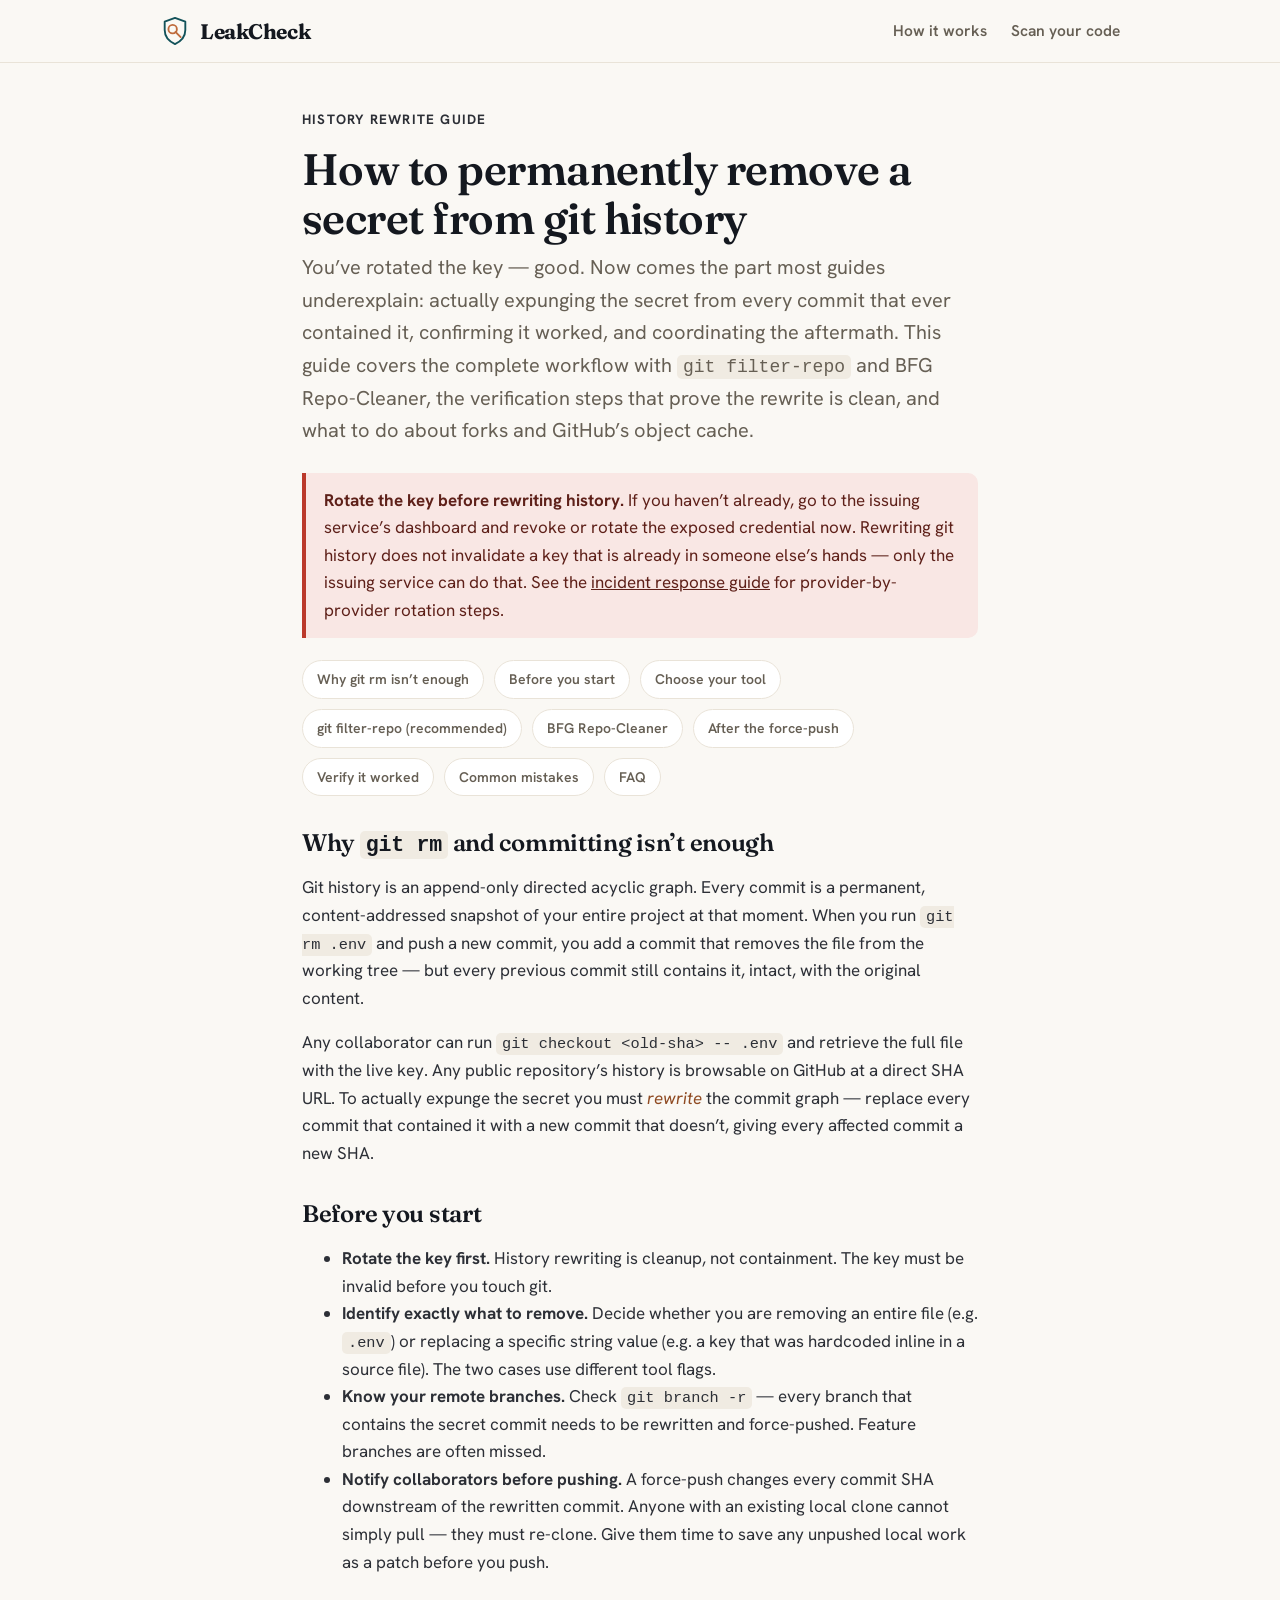
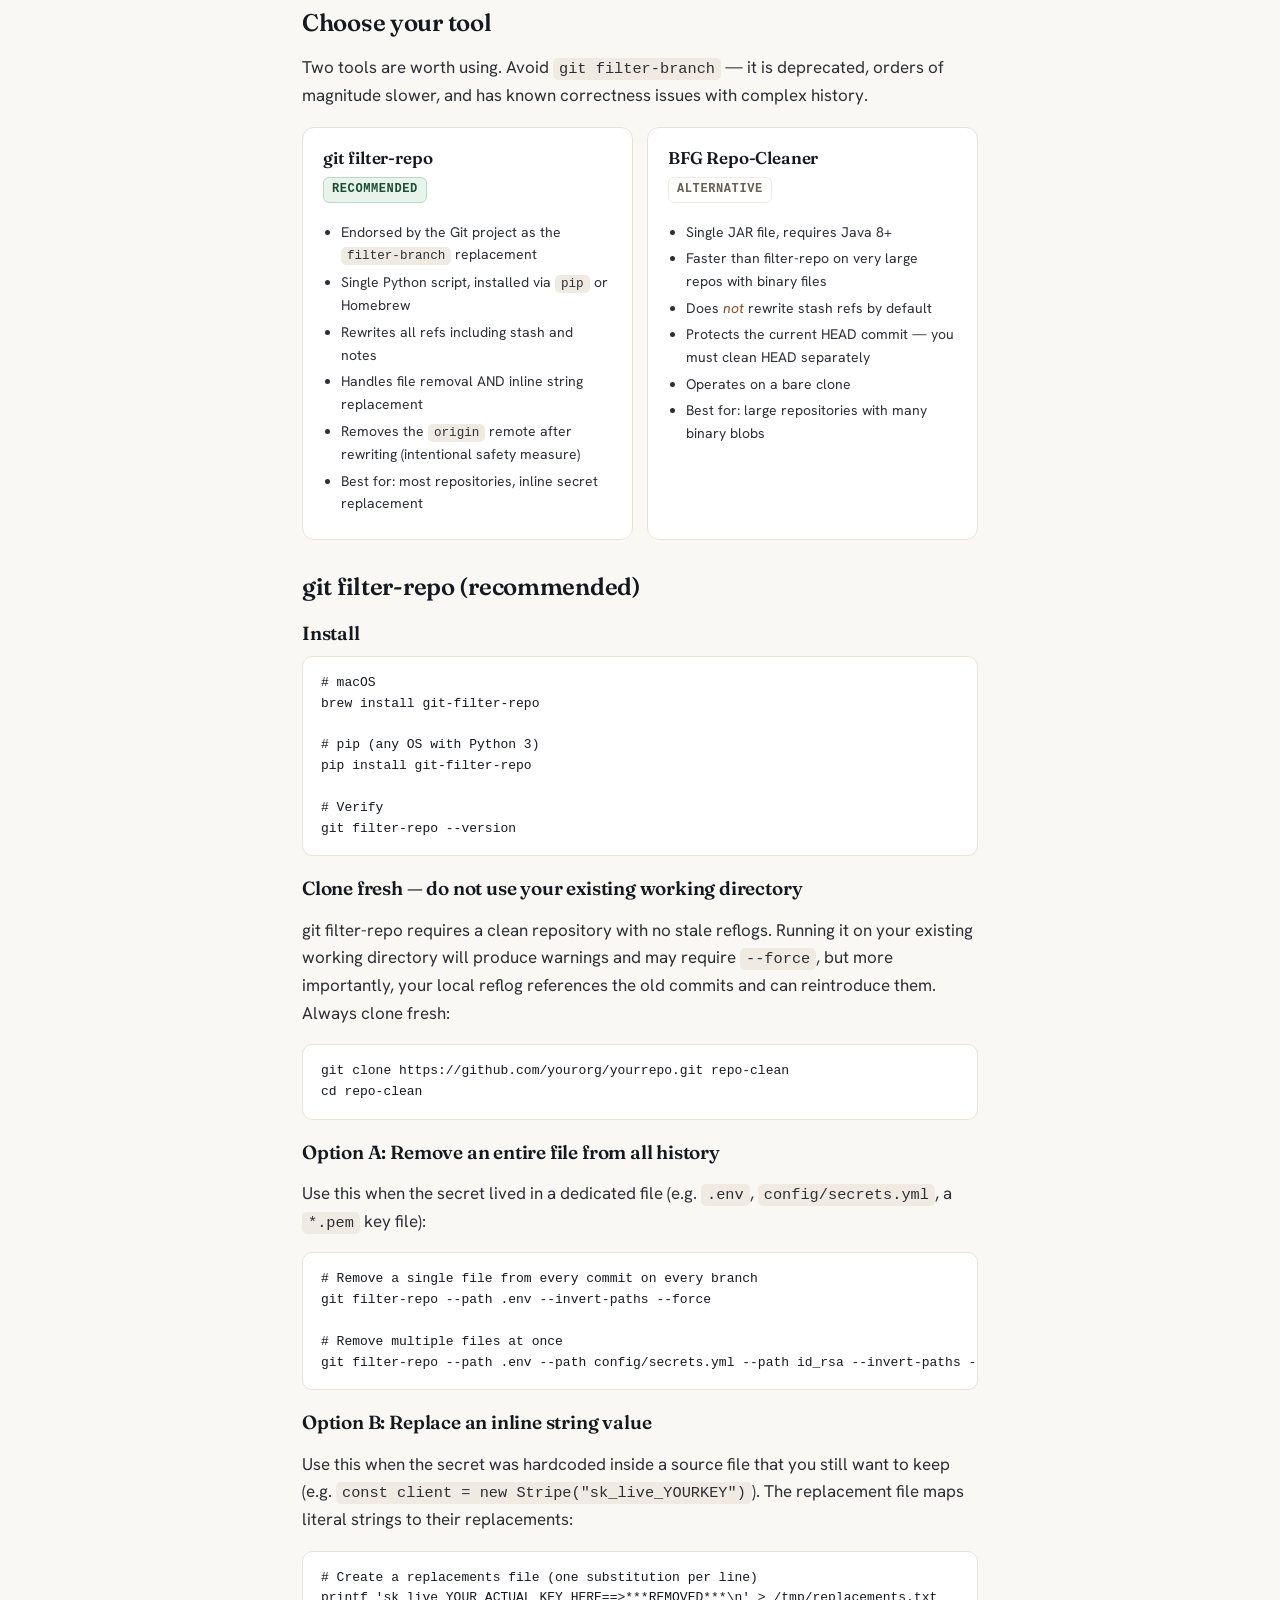
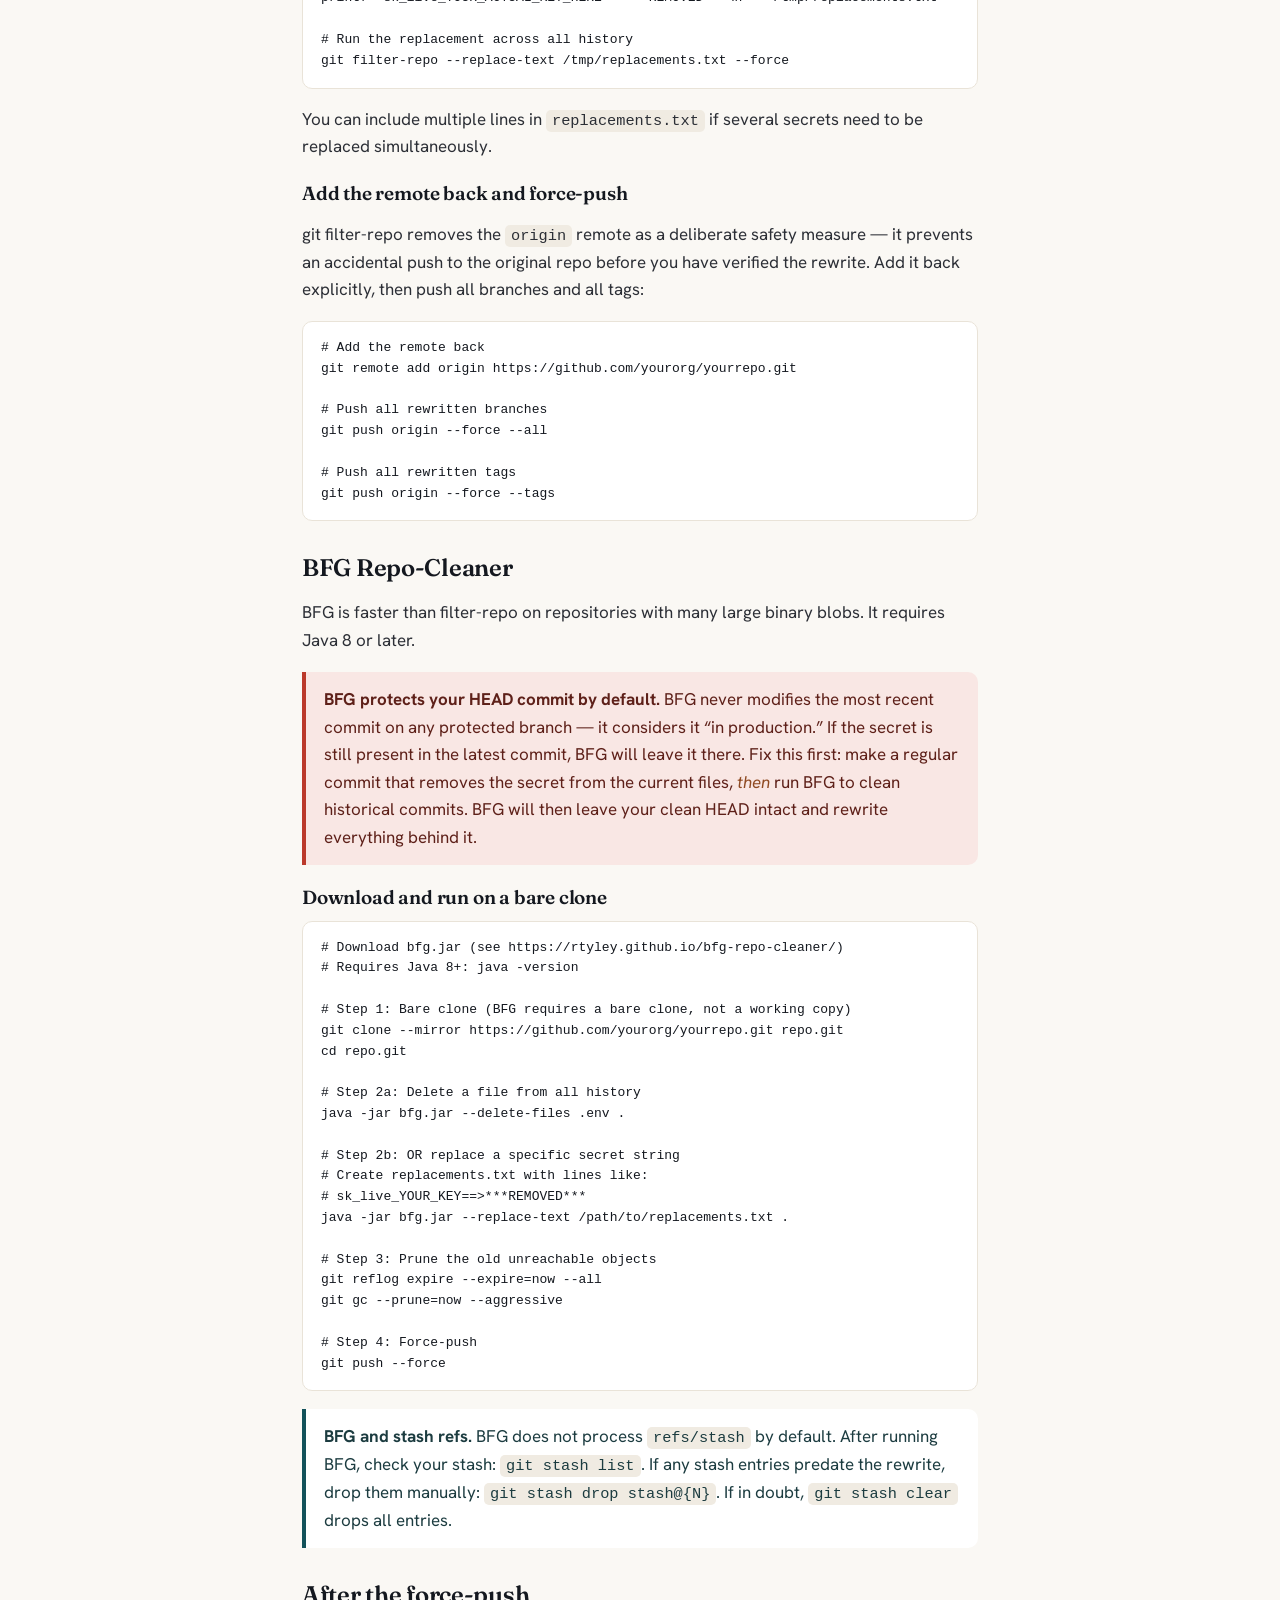
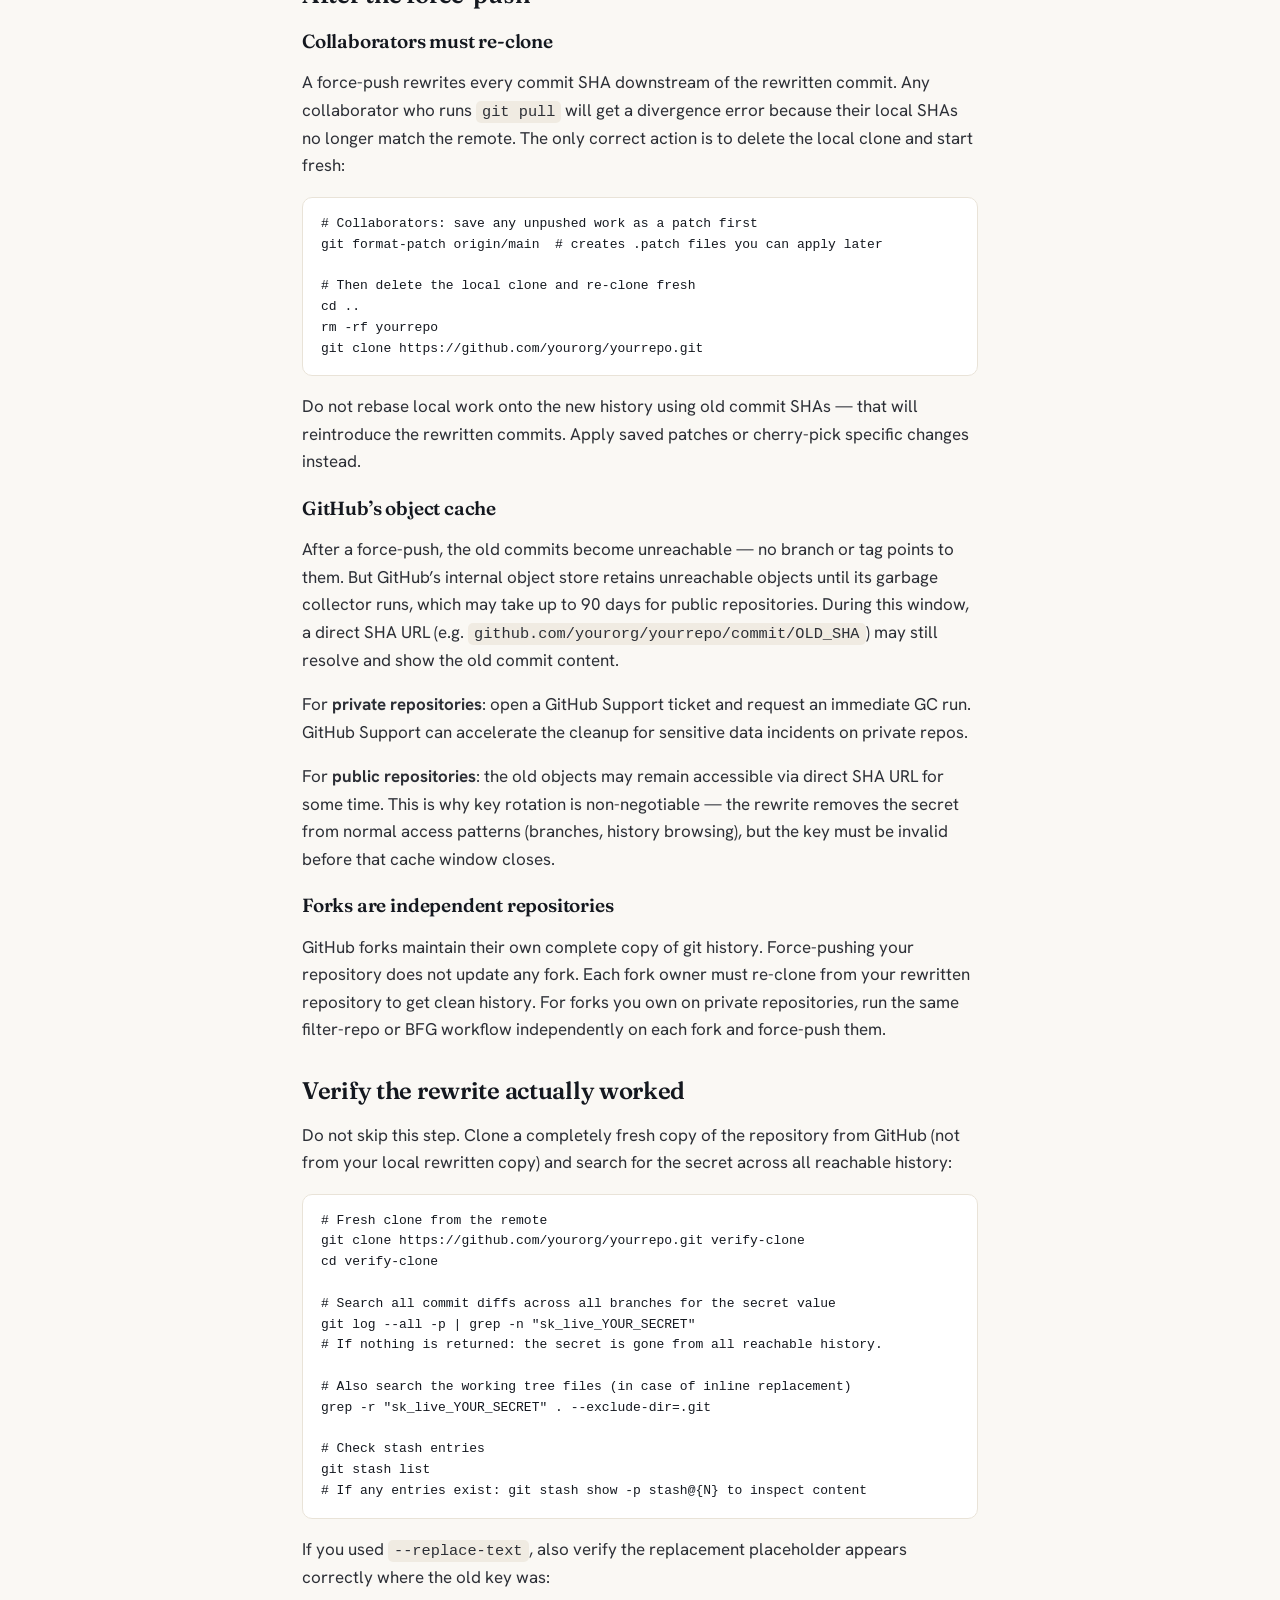
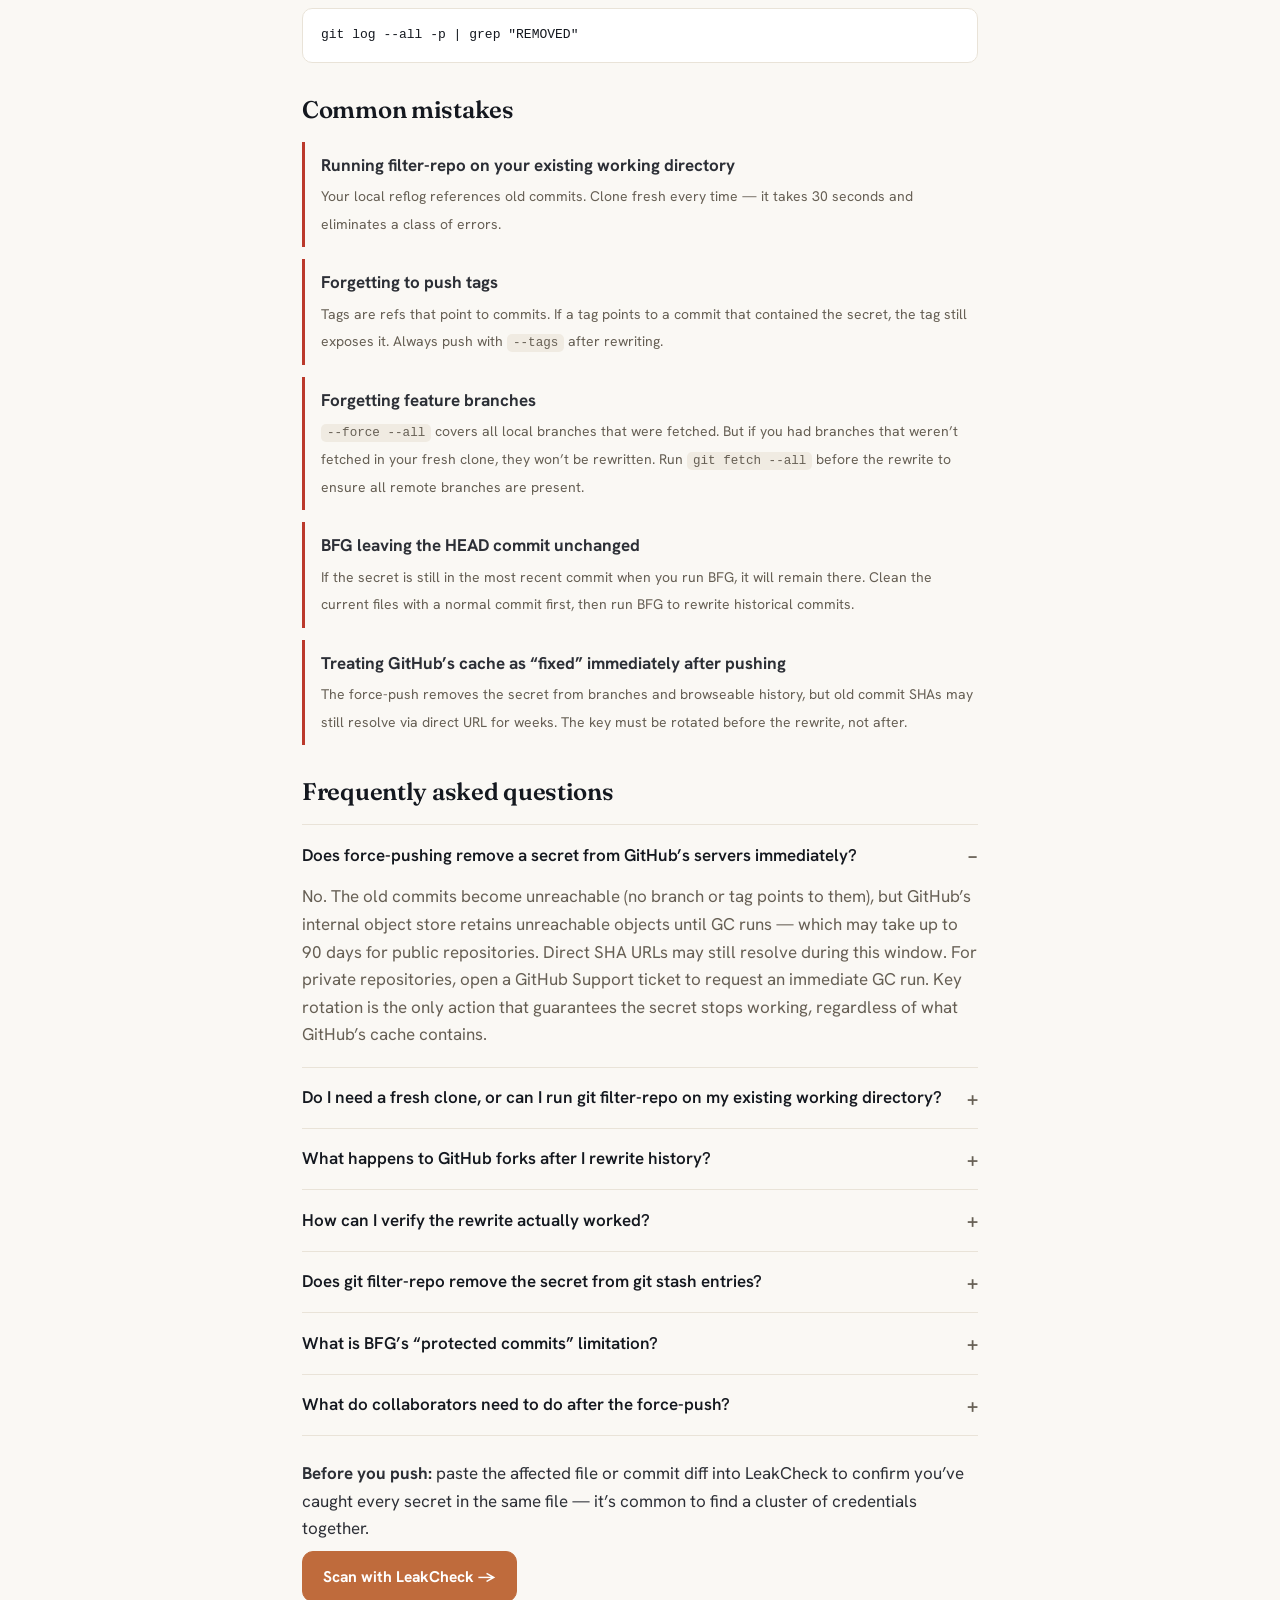
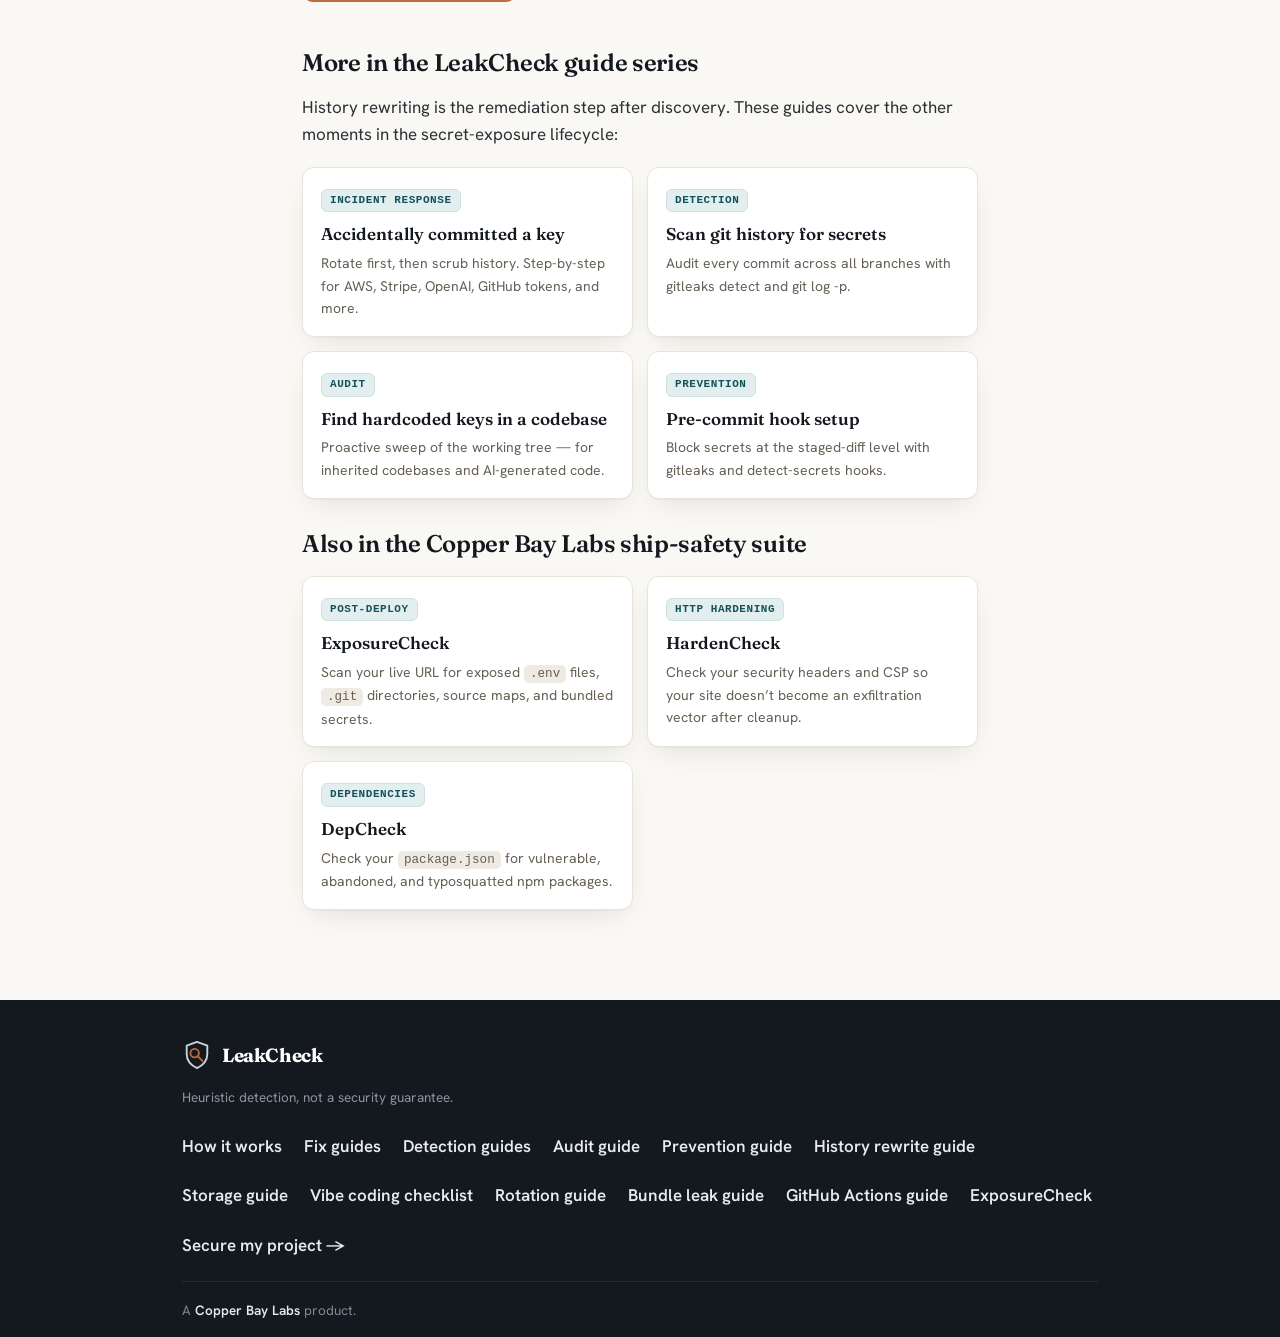
<file: guides/remove-secret-from-git-history.html>
<!doctype html>
<html lang="en">
<head>
<meta charset="utf-8">
<meta name="viewport" content="width=device-width, initial-scale=1">
<title>How to Permanently Remove a Secret from Git History</title>
<meta name="description" content="The complete git history rewrite guide: git filter-repo and BFG workflows for expunging API keys and secrets from every commit, how to verify the rewrite, coordinate with collaborators, and handle GitHub's object cache.">
<link rel="canonical" href="https://labs.copperbaytech.com/leakcheck/guides/remove-secret-from-git-history.html">
<meta property="og:type" content="article">
<meta property="og:site_name" content="LeakCheck">
<meta property="og:title" content="How to Permanently Remove a Secret from Git History">
<meta property="og:description" content="git filter-repo and BFG Repo-Cleaner workflows for permanently expunging API keys from every commit — with verification steps, collaborator coordination, and GitHub cache guidance.">
<meta property="og:url" content="https://labs.copperbaytech.com/leakcheck/guides/remove-secret-from-git-history.html">
<meta property="og:image" content="https://labs.copperbaytech.com/leakcheck/og-image.png">
<meta property="og:image:width" content="1200">
<meta property="og:image:height" content="630">
<meta name="twitter:card" content="summary_large_image">
<meta name="theme-color" content="#faf8f4">
<link rel="icon" href="../favicon.svg" type="image/svg+xml">
<link rel="apple-touch-icon" href="../apple-touch-icon.png">
<link rel="preconnect" href="https://fonts.googleapis.com">
<link rel="preconnect" href="https://fonts.gstatic.com" crossorigin>
<link href="https://fonts.googleapis.com/css2?family=Fraunces:opsz,wght@9..144,500;9..144,600;9..144,700&family=Hanken+Grotesk:wght@400;500;600;700&display=swap" rel="stylesheet">
<script type="application/ld+json">
{"@context":"https://schema.org","@type":"TechArticle","headline":"How to Permanently Remove a Secret from Git History","description":"The complete workflow for using git filter-repo and BFG Repo-Cleaner to expunge API keys, passwords, and secrets from every commit in a git repository — including verification, collaborator coordination, and GitHub cache considerations.","author":{"@type":"Organization","name":"Copper Bay Labs","url":"https://copperbaytech.com"},"publisher":{"@type":"Organization","name":"Copper Bay Labs","url":"https://copperbaytech.com"},"datePublished":"2026-08-13","dateModified":"2026-08-13","mainEntityOfPage":"https://labs.copperbaytech.com/leakcheck/guides/remove-secret-from-git-history.html","mainEntity":{"@type":"FAQPage","mainEntity":[{"@type":"Question","name":"Does force-pushing remove a secret from GitHub's servers immediately?","acceptedAnswer":{"@type":"Answer","text":"No. After a force-push the old commits become unreachable (no branch or tag points to them), but GitHub's internal object store retains them until its garbage collector runs — which may take up to 90 days for public repositories. Direct SHA URLs may remain accessible during this window. For private repositories, open a GitHub Support ticket and ask them to run GC on your repo immediately. Rotation of the key is the only action that stops the secret from being usable regardless of what GitHub's cache contains."}},{"@type":"Question","name":"Do I need to use a fresh clone, or can I run git filter-repo on my existing working directory?","acceptedAnswer":{"@type":"Answer","text":"A fresh clone is strongly recommended. Your existing working directory has a reflog that references the old commits. git filter-repo will warn about this and may refuse to run without --force. More importantly, a fresh clone ensures you start with a clean state and no stale local refs that could accidentally reintroduce old objects. Clone fresh, rewrite, verify, then push."}},{"@type":"Question","name":"What happens to GitHub forks after I rewrite my repository's history?","acceptedAnswer":{"@type":"Answer","text":"Forks are independent repositories with their own complete copy of git history. When you force-push your repository, you cannot update fork history — each fork owner must re-clone from your rewritten repository themselves. GitHub's fork network view will show forks as diverged. Notify fork owners to delete their local clones and clone fresh. For forks you own on private repositories, force-push each one independently using git filter-repo or BFG."}},{"@type":"Question","name":"How can I verify the rewrite actually worked?","acceptedAnswer":{"@type":"Answer","text":"Clone a completely fresh copy of the repository and run: git log --all -p | grep -n 'YOUR_SECRET_VALUE'. If nothing is returned, the value is gone from all reachable history. Also check git stash list for any stash entries predating the rewrite. For inline strings, also search the working tree: grep -r 'YOUR_SECRET_VALUE' . (excluding .git)."}},{"@type":"Question","name":"Does git filter-repo remove the secret from git stash entries too?","acceptedAnswer":{"@type":"Answer","text":"Yes. git filter-repo rewrites all refs, including refs/stash. BFG does not process stash refs by default, so after a BFG run you should check git stash list and manually drop any stash entries that predate your cleanup. Run: git stash drop stash@{N} for each affected entry, or git stash clear to drop all of them."}},{"@type":"Question","name":"What is BFG's 'protected commits' limitation?","acceptedAnswer":{"@type":"Answer","text":"BFG Repo-Cleaner, by default, never modifies the most recent commit on each protected branch (your current HEAD). This prevents accidental breakage of live deployments, but it means if the secret is still in your latest commit, BFG will leave it there. Fix: before running BFG, make a regular commit that removes the secret from the current files. Then BFG will rewrite all historical commits except the newly-clean HEAD. Alternatively, pass --no-blob-protection, but understand this disables the safety check entirely."}},{"@type":"Question","name":"What do collaborators need to do after I force-push rewritten history?","acceptedAnswer":{"@type":"Answer","text":"They must delete their existing local clone and clone fresh. A git pull will fail or diverge because force-pushed history rewrites every commit SHA downstream of the rewritten commit. Any local work not yet pushed should be saved as a patch (git format-patch) or cherry-picked onto the new history — rebasing will reintroduce old commit SHAs. Notify all collaborators before force-pushing and give them time to save any unpushed local work."}}]}}
</script>
<link rel="stylesheet" href="../styles.css?v=2">
<style>
  .doc .lede{font-size:clamp(17px,2.3vw,20px);color:var(--muted)}
  .doc h2{scroll-margin-top:80px}
  .doc h3{font-family:"Fraunces",Georgia,serif;font-weight:600;font-size:19px;margin:22px 0 6px;letter-spacing:-.01em}
  .toc{display:flex;flex-wrap:wrap;gap:10px;margin:22px 0 6px;padding:0;list-style:none}
  .toc a{display:inline-block;background:var(--surface);border:1px solid var(--line);border-radius:999px;padding:7px 14px;font-size:14px;font-weight:600;color:var(--muted)}
  .toc a:hover{border-color:var(--bay);color:var(--ink);text-decoration:none}
  .callout.warn-callout{background:var(--fail-bg);border-left-color:var(--fail);color:#5e2019}
  .callout.tip-callout{background:var(--pass-bg);border-left-color:var(--pass);color:#1b4d30}
  .callout.info-callout{background:var(--surface);border-left-color:var(--bay)}
  .steps{margin:18px 0;padding-left:0;list-style:none;counter-reset:step}
  .steps>li{position:relative;padding:4px 0 20px 46px;counter-increment:step}
  .steps>li::before{content:counter(step);position:absolute;left:0;top:2px;width:30px;height:30px;border-radius:50%;background:var(--copper);color:#fff;font-weight:700;font-size:15px;display:flex;align-items:center;justify-content:center;font-family:"Fraunces",serif}
  .steps>li strong{display:block;margin-bottom:4px}
  .doc code.inline{font-family:ui-monospace,Menlo,Consolas,monospace;font-size:.9em;background:var(--line-2);padding:2px 6px;border-radius:5px}
  pre{background:var(--surface);border:1px solid var(--line);border-radius:10px;padding:16px 18px;overflow-x:auto;font-family:ui-monospace,Menlo,Consolas,monospace;font-size:13px;line-height:1.6;margin:12px 0}
  pre code{background:none;padding:0;font-size:inherit}
  .tool-compare{display:grid;grid-template-columns:repeat(auto-fit,minmax(260px,1fr));gap:14px;margin:18px 0}
  .tool-card{background:var(--surface);border:1px solid var(--line);border-radius:12px;padding:20px}
  .tool-card h3{margin:0 0 6px;font-size:17px;font-family:"Fraunces",Georgia,serif;font-weight:600}
  .tool-card .verdict{display:inline-block;font-size:12px;font-weight:700;letter-spacing:.05em;text-transform:uppercase;border-radius:6px;padding:2px 8px;margin-bottom:10px;font-family:ui-monospace,Menlo,Consolas,monospace}
  .tool-card .verdict.rec{background:var(--pass-bg);color:#1b4d30;border:1px solid #b7d9c6}
  .tool-card .verdict.alt{background:var(--surface);color:var(--muted);border:1px solid var(--line-2)}
  .tool-card ul{margin:8px 0 0;padding-left:18px;font-size:14px;color:var(--muted)}
  .tool-card ul li{margin-bottom:4px}
  .gotcha-list{margin:18px 0;padding-left:0;list-style:none}
  .gotcha-list li{border-left:3px solid var(--fail);padding:10px 0 10px 16px;margin-bottom:12px}
  .gotcha-list li strong{display:block;margin-bottom:3px}
  .gotcha-list li span{font-size:14px;color:var(--muted)}
  .suite{display:grid;grid-template-columns:repeat(auto-fit,minmax(220px,1fr));gap:14px;margin:18px 0 6px}
  .suite a{display:block;background:var(--surface);border:1px solid var(--line);border-radius:12px;padding:16px 18px;box-shadow:var(--shadow);transition:box-shadow .15s,transform .15s,border-color .15s}
  .suite a:hover{text-decoration:none;box-shadow:var(--shadow-lift);transform:translateY(-2px);border-color:var(--line-2)}
  .suite .s-name{font-family:"Fraunces",serif;font-weight:600;font-size:17px;color:var(--ink);display:block;margin:0 0 4px}
  .suite p{color:var(--muted);font-size:14px;margin:0}
  .suite .s-tag{display:inline-block;margin-bottom:8px;font-family:ui-monospace,Menlo,Consolas,monospace;font-size:11px;font-weight:700;letter-spacing:.05em;text-transform:uppercase;color:var(--bay);background:var(--bay-tint,#e8f4f6);border:1px solid #cfe1e3;border-radius:6px;padding:2px 8px}
  .faq-section{margin:18px 0}
  .faq-section details{border-bottom:1px solid var(--line);padding:14px 0}
  .faq-section details:first-child{border-top:1px solid var(--line)}
  .faq-section summary{font-weight:600;cursor:pointer;list-style:none;display:flex;justify-content:space-between;align-items:center;gap:12px}
  .faq-section summary::-webkit-details-marker{display:none}
  .faq-section summary::after{content:"+";font-size:20px;color:var(--muted);flex-shrink:0}
  .faq-section details[open] summary::after{content:"\2212"}
  .faq-section details p,.faq-section details ul{margin:12px 0 4px;color:var(--muted)}
</style>
</head>
<body>
<a class="skip" href="#main">Skip to main content</a>

<header class="masthead" role="banner">
  <div class="wrap hdr-bar">
    <a class="brand" href="../" aria-label="LeakCheck — go to homepage">
      <svg class="mark" viewBox="0 0 64 64" aria-hidden="true">
        <path d="M32 4 54 12v18c0 14-9 24-22 30C19 54 10 44 10 30V12L32 4Z" fill="none" stroke="#13525a" stroke-width="4" stroke-linejoin="round"/>
        <circle cx="27" cy="28" r="9" fill="none" stroke="#bf6b3c" stroke-width="4"/>
        <path d="M33 34 44 45" stroke="#bf6b3c" stroke-width="4" stroke-linecap="round"/>
      </svg>
      <span class="wordmark">LeakCheck</span>
    </a>
    <nav class="nav" aria-label="Primary navigation">
      <a href="../about.html">How it works</a>
      <a href="../">Scan your code</a>
    </nav>
  </div>
</header>

<main id="main">
<article class="doc">
  <div class="wrap narrow">
    <p class="eyebrow" style="text-align:left">History rewrite guide</p>
    <h1>How to permanently remove a secret from git history</h1>
    <p class="lede">You’ve rotated the key — good. Now comes the part most guides underexplain: actually expunging the secret from every commit that ever contained it, confirming it worked, and coordinating the aftermath. This guide covers the complete workflow with <code class="inline">git filter-repo</code> and BFG Repo-Cleaner, the verification steps that prove the rewrite is clean, and what to do about forks and GitHub’s object cache.</p>

    <div class="callout warn-callout">
      <strong>Rotate the key before rewriting history.</strong> If you haven’t already, go to the issuing service’s dashboard and revoke or rotate the exposed credential now. Rewriting git history does not invalidate a key that is already in someone else’s hands — only the issuing service can do that. See the <a href="accidentally-committed-api-key-github.html" style="color:inherit;text-decoration:underline">incident response guide</a> for provider-by-provider rotation steps.
    </div>

    <ul class="toc" aria-label="On this page">
      <li><a href="#why-delete-isnt-enough">Why git rm isn’t enough</a></li>
      <li><a href="#before-you-start">Before you start</a></li>
      <li><a href="#choose-tool">Choose your tool</a></li>
      <li><a href="#filter-repo">git filter-repo (recommended)</a></li>
      <li><a href="#bfg">BFG Repo-Cleaner</a></li>
      <li><a href="#after-push">After the force-push</a></li>
      <li><a href="#verify">Verify it worked</a></li>
      <li><a href="#gotchas">Common mistakes</a></li>
      <li><a href="#faq">FAQ</a></li>
    </ul>

    <h2 id="why-delete-isnt-enough">Why <code class="inline">git rm</code> and committing isn’t enough</h2>
    <p>Git history is an append-only directed acyclic graph. Every commit is a permanent, content-addressed snapshot of your entire project at that moment. When you run <code class="inline">git rm .env</code> and push a new commit, you add a commit that removes the file from the working tree — but every previous commit still contains it, intact, with the original content.</p>
    <p>Any collaborator can run <code class="inline">git checkout &lt;old-sha&gt; -- .env</code> and retrieve the full file with the live key. Any public repository’s history is browsable on GitHub at a direct SHA URL. To actually expunge the secret you must <em>rewrite</em> the commit graph — replace every commit that contained it with a new commit that doesn’t, giving every affected commit a new SHA.</p>

    <h2 id="before-you-start">Before you start</h2>
    <ul>
      <li><strong>Rotate the key first.</strong> History rewriting is cleanup, not containment. The key must be invalid before you touch git.</li>
      <li><strong>Identify exactly what to remove.</strong> Decide whether you are removing an entire file (e.g. <code class="inline">.env</code>) or replacing a specific string value (e.g. a key that was hardcoded inline in a source file). The two cases use different tool flags.</li>
      <li><strong>Know your remote branches.</strong> Check <code class="inline">git branch -r</code> — every branch that contains the secret commit needs to be rewritten and force-pushed. Feature branches are often missed.</li>
      <li><strong>Notify collaborators before pushing.</strong> A force-push changes every commit SHA downstream of the rewritten commit. Anyone with an existing local clone cannot simply pull — they must re-clone. Give them time to save any unpushed local work as a patch before you push.</li>
    </ul>

    <h2 id="choose-tool">Choose your tool</h2>
    <p>Two tools are worth using. Avoid <code class="inline">git filter-branch</code> — it is deprecated, orders of magnitude slower, and has known correctness issues with complex history.</p>

    <div class="tool-compare">
      <div class="tool-card">
        <h3>git filter-repo</h3>
        <span class="verdict rec">Recommended</span>
        <ul>
          <li>Endorsed by the Git project as the <code class="inline">filter-branch</code> replacement</li>
          <li>Single Python script, installed via <code class="inline">pip</code> or Homebrew</li>
          <li>Rewrites all refs including stash and notes</li>
          <li>Handles file removal AND inline string replacement</li>
          <li>Removes the <code class="inline">origin</code> remote after rewriting (intentional safety measure)</li>
          <li>Best for: most repositories, inline secret replacement</li>
        </ul>
      </div>
      <div class="tool-card">
        <h3>BFG Repo-Cleaner</h3>
        <span class="verdict alt">Alternative</span>
        <ul>
          <li>Single JAR file, requires Java 8+</li>
          <li>Faster than filter-repo on very large repos with binary files</li>
          <li>Does <em>not</em> rewrite stash refs by default</li>
          <li>Protects the current HEAD commit — you must clean HEAD separately</li>
          <li>Operates on a bare clone</li>
          <li>Best for: large repositories with many binary blobs</li>
        </ul>
      </div>
    </div>

    <h2 id="filter-repo">git filter-repo (recommended)</h2>

    <h3>Install</h3>
    <pre><code># macOS
brew install git-filter-repo

# pip (any OS with Python 3)
pip install git-filter-repo

# Verify
git filter-repo --version</code></pre>

    <h3>Clone fresh — do not use your existing working directory</h3>
    <p>git filter-repo requires a clean repository with no stale reflogs. Running it on your existing working directory will produce warnings and may require <code class="inline">--force</code>, but more importantly, your local reflog references the old commits and can reintroduce them. Always clone fresh:</p>
    <pre><code>git clone https://github.com/yourorg/yourrepo.git repo-clean
cd repo-clean</code></pre>

    <h3>Option A: Remove an entire file from all history</h3>
    <p>Use this when the secret lived in a dedicated file (e.g. <code class="inline">.env</code>, <code class="inline">config/secrets.yml</code>, a <code class="inline">*.pem</code> key file):</p>
    <pre><code># Remove a single file from every commit on every branch
git filter-repo --path .env --invert-paths --force

# Remove multiple files at once
git filter-repo --path .env --path config/secrets.yml --path id_rsa --invert-paths --force</code></pre>

    <h3>Option B: Replace an inline string value</h3>
    <p>Use this when the secret was hardcoded inside a source file that you still want to keep (e.g. <code class="inline">const client = new Stripe("sk_live_YOURKEY")</code>). The replacement file maps literal strings to their replacements:</p>
    <pre><code># Create a replacements file (one substitution per line)
printf 'sk_live_YOUR_ACTUAL_KEY_HERE==>***REMOVED***\n' > /tmp/replacements.txt

# Run the replacement across all history
git filter-repo --replace-text /tmp/replacements.txt --force</code></pre>
    <p>You can include multiple lines in <code class="inline">replacements.txt</code> if several secrets need to be replaced simultaneously.</p>

    <h3>Add the remote back and force-push</h3>
    <p>git filter-repo removes the <code class="inline">origin</code> remote as a deliberate safety measure — it prevents an accidental push to the original repo before you have verified the rewrite. Add it back explicitly, then push all branches and all tags:</p>
    <pre><code># Add the remote back
git remote add origin https://github.com/yourorg/yourrepo.git

# Push all rewritten branches
git push origin --force --all

# Push all rewritten tags
git push origin --force --tags</code></pre>

    <h2 id="bfg">BFG Repo-Cleaner</h2>
    <p>BFG is faster than filter-repo on repositories with many large binary blobs. It requires Java 8 or later.</p>

    <div class="callout warn-callout">
      <strong>BFG protects your HEAD commit by default.</strong> BFG never modifies the most recent commit on any protected branch — it considers it “in production.” If the secret is still present in the latest commit, BFG will leave it there. Fix this first: make a regular commit that removes the secret from the current files, <em>then</em> run BFG to clean historical commits. BFG will then leave your clean HEAD intact and rewrite everything behind it.
    </div>

    <h3>Download and run on a bare clone</h3>
    <pre><code># Download bfg.jar (see https://rtyley.github.io/bfg-repo-cleaner/)
# Requires Java 8+: java -version

# Step 1: Bare clone (BFG requires a bare clone, not a working copy)
git clone --mirror https://github.com/yourorg/yourrepo.git repo.git
cd repo.git

# Step 2a: Delete a file from all history
java -jar bfg.jar --delete-files .env .

# Step 2b: OR replace a specific secret string
# Create replacements.txt with lines like:
# sk_live_YOUR_KEY==>***REMOVED***
java -jar bfg.jar --replace-text /path/to/replacements.txt .

# Step 3: Prune the old unreachable objects
git reflog expire --expire=now --all
git gc --prune=now --aggressive

# Step 4: Force-push
git push --force</code></pre>

    <div class="callout info-callout">
      <strong>BFG and stash refs.</strong> BFG does not process <code class="inline">refs/stash</code> by default. After running BFG, check your stash: <code class="inline">git stash list</code>. If any stash entries predate the rewrite, drop them manually: <code class="inline">git stash drop stash@{N}</code>. If in doubt, <code class="inline">git stash clear</code> drops all entries.
    </div>

    <h2 id="after-push">After the force-push</h2>

    <h3>Collaborators must re-clone</h3>
    <p>A force-push rewrites every commit SHA downstream of the rewritten commit. Any collaborator who runs <code class="inline">git pull</code> will get a divergence error because their local SHAs no longer match the remote. The only correct action is to delete the local clone and start fresh:</p>
    <pre><code># Collaborators: save any unpushed work as a patch first
git format-patch origin/main  # creates .patch files you can apply later

# Then delete the local clone and re-clone fresh
cd ..
rm -rf yourrepo
git clone https://github.com/yourorg/yourrepo.git</code></pre>
    <p>Do not rebase local work onto the new history using old commit SHAs — that will reintroduce the rewritten commits. Apply saved patches or cherry-pick specific changes instead.</p>

    <h3>GitHub’s object cache</h3>
    <p>After a force-push, the old commits become unreachable — no branch or tag points to them. But GitHub’s internal object store retains unreachable objects until its garbage collector runs, which may take up to 90 days for public repositories. During this window, a direct SHA URL (e.g. <code class="inline">github.com/yourorg/yourrepo/commit/OLD_SHA</code>) may still resolve and show the old commit content.</p>
    <p>For <strong>private repositories</strong>: open a GitHub Support ticket and request an immediate GC run. GitHub Support can accelerate the cleanup for sensitive data incidents on private repos.</p>
    <p>For <strong>public repositories</strong>: the old objects may remain accessible via direct SHA URL for some time. This is why key rotation is non-negotiable — the rewrite removes the secret from normal access patterns (branches, history browsing), but the key must be invalid before that cache window closes.</p>

    <h3>Forks are independent repositories</h3>
    <p>GitHub forks maintain their own complete copy of git history. Force-pushing your repository does not update any fork. Each fork owner must re-clone from your rewritten repository to get clean history. For forks you own on private repositories, run the same filter-repo or BFG workflow independently on each fork and force-push them.</p>

    <h2 id="verify">Verify the rewrite actually worked</h2>
    <p>Do not skip this step. Clone a completely fresh copy of the repository from GitHub (not from your local rewritten copy) and search for the secret across all reachable history:</p>
    <pre><code># Fresh clone from the remote
git clone https://github.com/yourorg/yourrepo.git verify-clone
cd verify-clone

# Search all commit diffs across all branches for the secret value
git log --all -p | grep -n "sk_live_YOUR_SECRET"
# If nothing is returned: the secret is gone from all reachable history.

# Also search the working tree files (in case of inline replacement)
grep -r "sk_live_YOUR_SECRET" . --exclude-dir=.git

# Check stash entries
git stash list
# If any entries exist: git stash show -p stash@{N} to inspect content</code></pre>
    <p>If you used <code class="inline">--replace-text</code>, also verify the replacement placeholder appears correctly where the old key was:</p>
    <pre><code>git log --all -p | grep "REMOVED"</code></pre>

    <h2 id="gotchas">Common mistakes</h2>
    <ul class="gotcha-list">
      <li>
        <strong>Running filter-repo on your existing working directory</strong>
        <span>Your local reflog references old commits. Clone fresh every time — it takes 30 seconds and eliminates a class of errors.</span>
      </li>
      <li>
        <strong>Forgetting to push tags</strong>
        <span>Tags are refs that point to commits. If a tag points to a commit that contained the secret, the tag still exposes it. Always push with <code class="inline">--tags</code> after rewriting.</span>
      </li>
      <li>
        <strong>Forgetting feature branches</strong>
        <span><code class="inline">--force --all</code> covers all local branches that were fetched. But if you had branches that weren’t fetched in your fresh clone, they won’t be rewritten. Run <code class="inline">git fetch --all</code> before the rewrite to ensure all remote branches are present.</span>
      </li>
      <li>
        <strong>BFG leaving the HEAD commit unchanged</strong>
        <span>If the secret is still in the most recent commit when you run BFG, it will remain there. Clean the current files with a normal commit first, then run BFG to rewrite historical commits.</span>
      </li>
      <li>
        <strong>Treating GitHub’s cache as “fixed” immediately after pushing</strong>
        <span>The force-push removes the secret from branches and browseable history, but old commit SHAs may still resolve via direct URL for weeks. The key must be rotated before the rewrite, not after.</span>
      </li>
    </ul>

    <h2 id="faq">Frequently asked questions</h2>
    <div class="faq-section">
      <details open>
        <summary>Does force-pushing remove a secret from GitHub’s servers immediately?</summary>
        <p>No. The old commits become unreachable (no branch or tag points to them), but GitHub’s internal object store retains unreachable objects until GC runs — which may take up to 90 days for public repositories. Direct SHA URLs may still resolve during this window. For private repositories, open a GitHub Support ticket to request an immediate GC run. Key rotation is the only action that guarantees the secret stops working, regardless of what GitHub’s cache contains.</p>
      </details>
      <details>
        <summary>Do I need a fresh clone, or can I run git filter-repo on my existing working directory?</summary>
        <p>A fresh clone is strongly recommended. Your existing directory has a local reflog that references the old commits. git filter-repo will warn about this. A fresh clone gives you a clean starting state and ensures no stale local refs can reintroduce old objects. Clone fresh, rewrite, push, then verify from a separate fresh clone.</p>
      </details>
      <details>
        <summary>What happens to GitHub forks after I rewrite history?</summary>
        <p>Forks are independent repositories with their own complete history. Force-pushing your repo does not touch any fork. Fork owners must re-clone from your rewritten repo themselves. For forks you own, run the same rewrite workflow on each fork independently. Notify fork owners before pushing so they can save any local unpushed work.</p>
      </details>
      <details>
        <summary>How can I verify the rewrite actually worked?</summary>
        <p>Clone a fresh copy from GitHub (not from your local rewritten copy) and run: <code class="inline">git log --all -p | grep -n "YOUR_SECRET_VALUE"</code>. If nothing is returned, the secret is gone from all reachable history. Also check stash with <code class="inline">git stash list</code> and inspect any entries that predate the rewrite.</p>
      </details>
      <details>
        <summary>Does git filter-repo remove the secret from git stash entries?</summary>
        <p>Yes. git filter-repo rewrites all refs including <code class="inline">refs/stash</code>. BFG does not process stash refs by default — after a BFG run, check <code class="inline">git stash list</code> and drop any stash entries that predate the cleanup with <code class="inline">git stash drop stash@{N}</code>.</p>
      </details>
      <details>
        <summary>What is BFG’s “protected commits” limitation?</summary>
        <p>BFG never modifies the most recent commit on any protected branch (your current HEAD) by default. This prevents breaking live deployments but means if the secret is in your latest commit, BFG leaves it there. Fix: make a regular commit removing the secret from current files first, <em>then</em> run BFG. BFG rewrites all historical commits while leaving your clean HEAD intact.</p>
      </details>
      <details>
        <summary>What do collaborators need to do after the force-push?</summary>
        <p>They must delete their existing local clone and clone fresh from the remote. <code class="inline">git pull</code> will fail because every commit SHA downstream of the rewritten commit has changed. Collaborators should save any unpushed local work as patches first (<code class="inline">git format-patch origin/main</code>) and apply them to the new history after re-cloning. Do not rebase on old SHAs — that reintroduces old commits.</p>
      </details>
    </div>

    <p style="margin:24px 0 8px"><strong>Before you push: </strong>paste the affected file or commit diff into LeakCheck to confirm you’ve caught every secret in the same file — it’s common to find a cluster of credentials together.</p>
    <p style="margin:8px 0 24px"><a class="btn primary" href="../">Scan with LeakCheck &rarr;</a></p>

    <h2 style="margin-top:48px">More in the LeakCheck guide series</h2>
    <p>History rewriting is the remediation step after discovery. These guides cover the other moments in the secret-exposure lifecycle:</p>
    <div class="suite">
      <a href="accidentally-committed-api-key-github.html">
        <span class="s-tag">Incident response</span>
        <span class="s-name">Accidentally committed a key</span>
        <p>Rotate first, then scrub history. Step-by-step for AWS, Stripe, OpenAI, GitHub tokens, and more.</p>
      </a>
      <a href="scan-git-repository-for-secrets.html">
        <span class="s-tag">Detection</span>
        <span class="s-name">Scan git history for secrets</span>
        <p>Audit every commit across all branches with gitleaks detect and git log -p.</p>
      </a>
      <a href="find-hardcoded-api-keys-in-codebase.html">
        <span class="s-tag">Audit</span>
        <span class="s-name">Find hardcoded keys in a codebase</span>
        <p>Proactive sweep of the working tree — for inherited codebases and AI-generated code.</p>
      </a>
      <a href="prevent-committing-secrets-pre-commit.html">
        <span class="s-tag">Prevention</span>
        <span class="s-name">Pre-commit hook setup</span>
        <p>Block secrets at the staged-diff level with gitleaks and detect-secrets hooks.</p>
      </a>
    </div>

    <h2 style="margin-top:32px">Also in the Copper Bay Labs ship-safety suite</h2>
    <div class="suite">
      <a href="https://labs.copperbaytech.com/exposurecheck/" target="_blank" rel="noopener noreferrer">
        <span class="s-tag">Post-deploy</span>
        <span class="s-name">ExposureCheck</span>
        <p>Scan your live URL for exposed <code class="inline">.env</code> files, <code class="inline">.git</code> directories, source maps, and bundled secrets.</p>
      </a>
      <a href="https://labs.copperbaytech.com/hardencheck/" target="_blank" rel="noopener noreferrer">
        <span class="s-tag">HTTP hardening</span>
        <span class="s-name">HardenCheck</span>
        <p>Check your security headers and CSP so your site doesn’t become an exfiltration vector after cleanup.</p>
      </a>
      <a href="https://labs.copperbaytech.com/depcheck/" target="_blank" rel="noopener noreferrer">
        <span class="s-tag">Dependencies</span>
        <span class="s-name">DepCheck</span>
        <p>Check your <code class="inline">package.json</code> for vulnerable, abandoned, and typosquatted npm packages.</p>
      </a>
    </div>
  </div>
</article>
</main>

<footer class="footer" role="contentinfo">
  <div class="wrap foot">
    <div>
      <a class="brand small" href="../" aria-label="LeakCheck — homepage">
        <svg class="mark" viewBox="0 0 64 64" aria-hidden="true">
          <path d="M32 4 54 12v18c0 14-9 24-22 30C19 54 10 44 10 30V12L32 4Z" fill="none" stroke="#cbd2da" stroke-width="4" stroke-linejoin="round"/>
          <circle cx="27" cy="28" r="9" fill="none" stroke="#bf6b3c" stroke-width="4"/>
          <path d="M33 34 44 45" stroke="#bf6b3c" stroke-width="4" stroke-linecap="round"/>
        </svg>
        <span class="wordmark">LeakCheck</span>
      </a>
      <p class="fine">Heuristic detection, not a security guarantee.</p>
    </div>
    <nav class="foot-nav" aria-label="Footer navigation">
      <a href="../about.html">How it works</a>
      <a href="accidentally-committed-api-key-github.html">Fix guides</a>
      <a href="scan-git-repository-for-secrets.html">Detection guides</a>
      <a href="find-hardcoded-api-keys-in-codebase.html">Audit guide</a>
      <a href="prevent-committing-secrets-pre-commit.html">Prevention guide</a>
      <a href="remove-secret-from-git-history.html" aria-current="page">History rewrite guide</a>
      <a href="api-key-storage-best-practices.html">Storage guide</a>
      <a href="vibe-coding-security-checklist.html">Vibe coding checklist</a>
      <a href="rotate-leaked-api-key.html">Rotation guide</a>
      <a href="prevent-secrets-javascript-bundle.html">Bundle leak guide</a>
      <a href="github-actions-secrets-security.html">GitHub Actions guide</a>
      <a href="https://labs.copperbaytech.com/exposurecheck/" target="_blank" rel="noopener noreferrer">ExposureCheck</a>
      <a href="https://copperbaytech.com" target="_blank" rel="noopener noreferrer">Secure my project &rarr;</a>
    </nav>
  </div>
  <div class="wrap">
    <p class="madeby">A <a href="https://copperbaytech.com" target="_blank" rel="noopener noreferrer">Copper Bay Labs</a> product.</p>
  </div>
</footer>
</body>
</html>
</file>
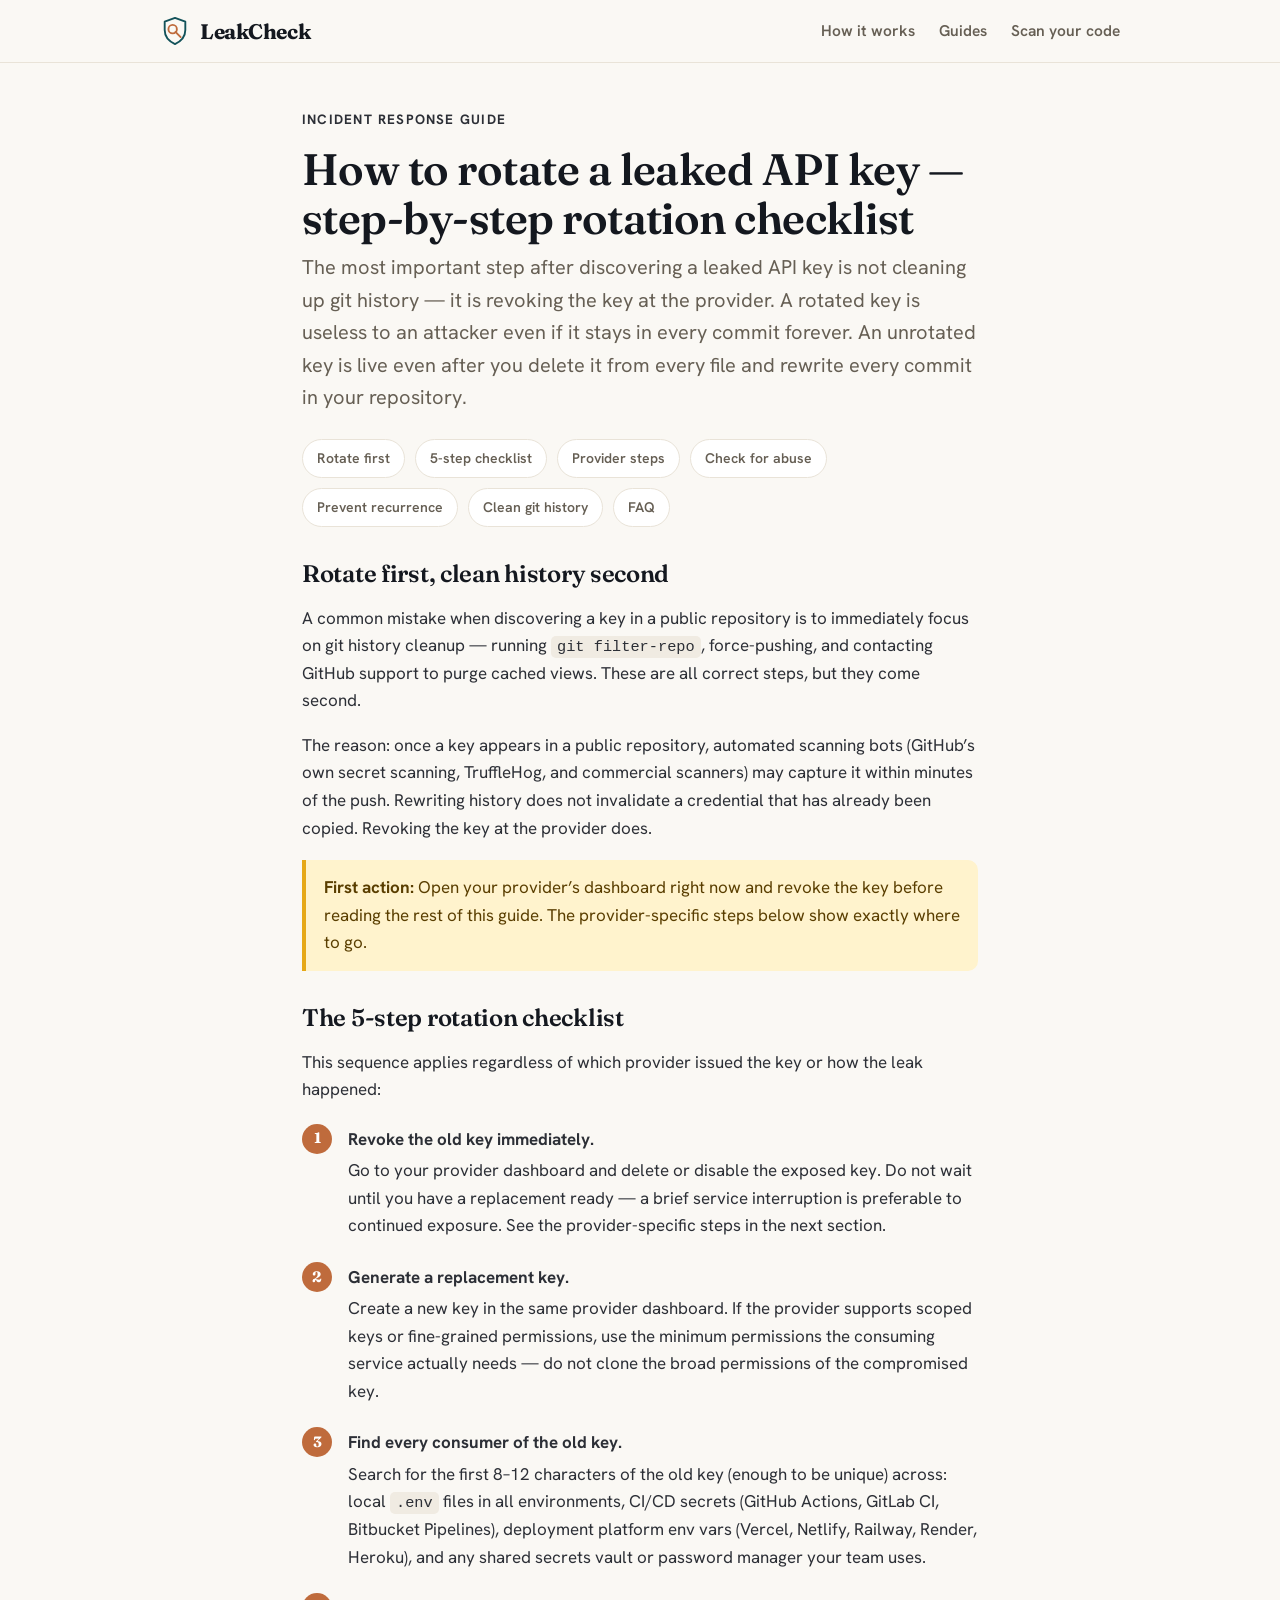
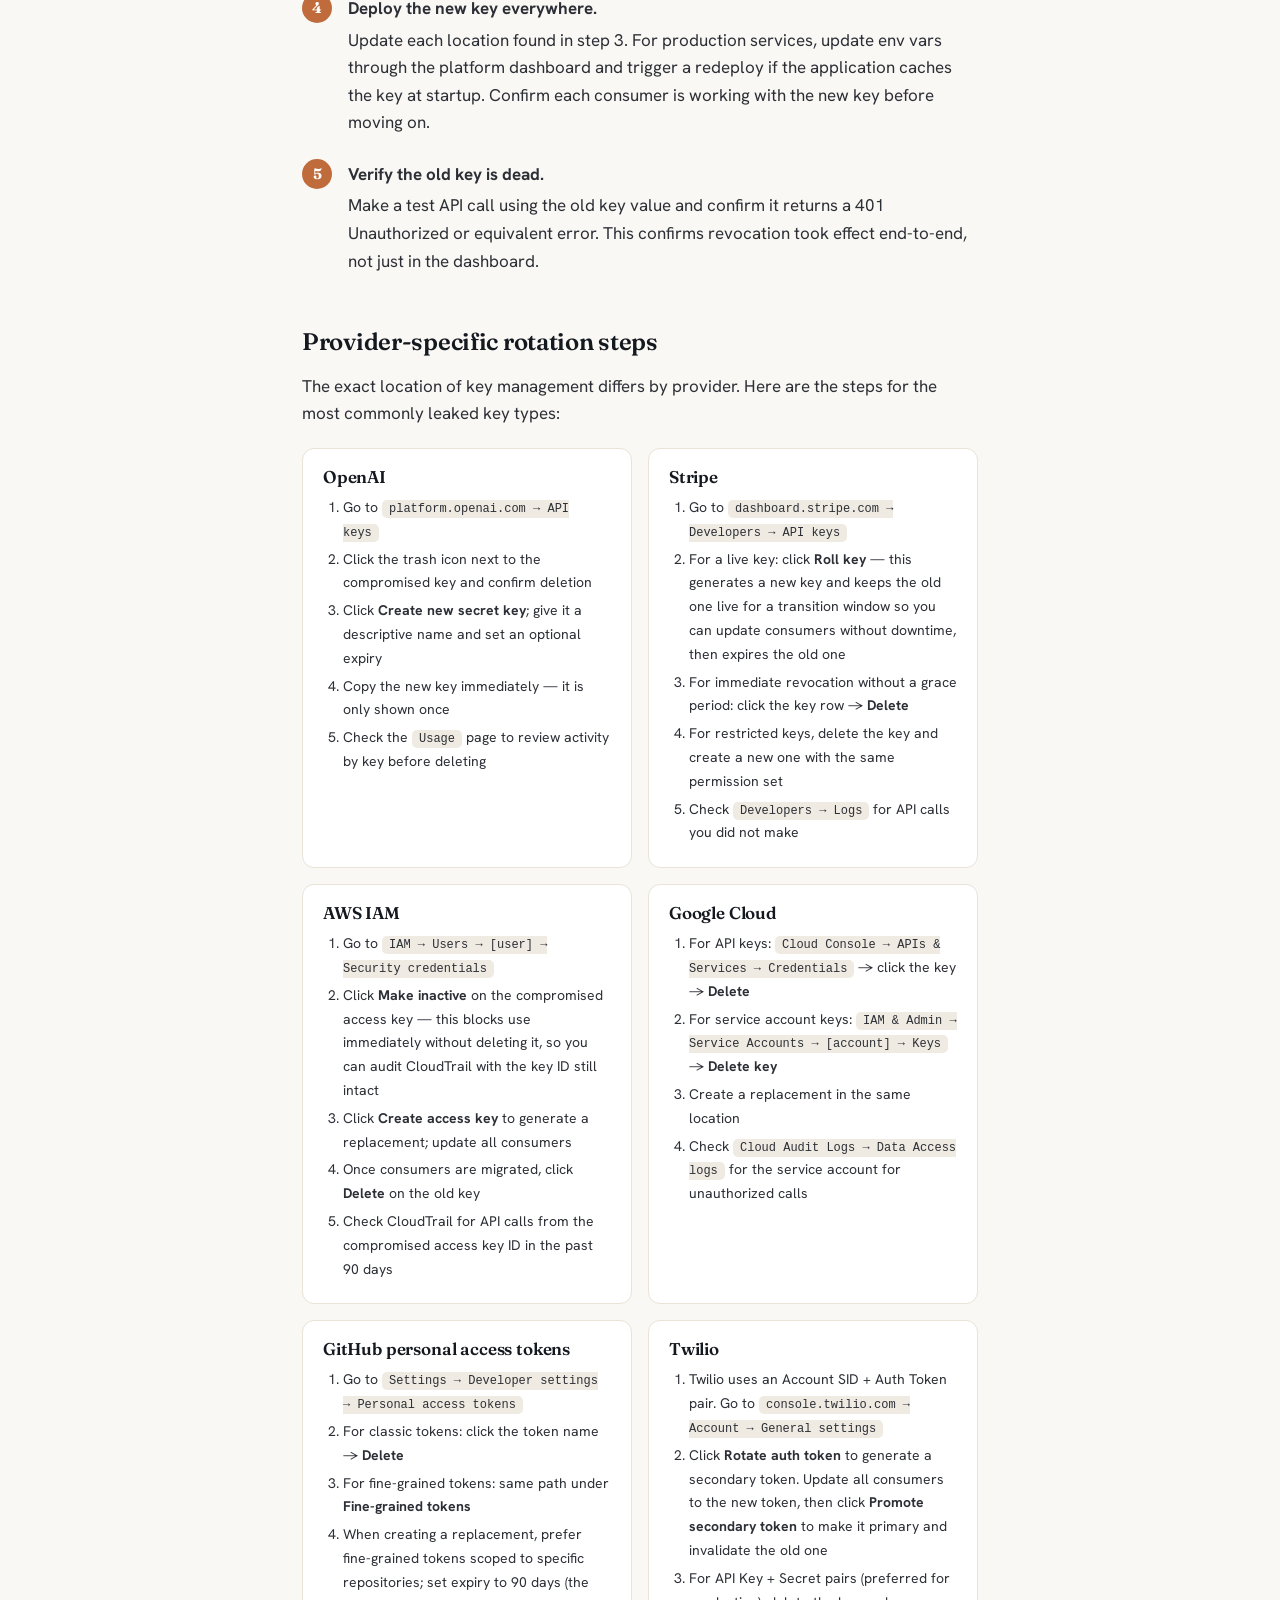
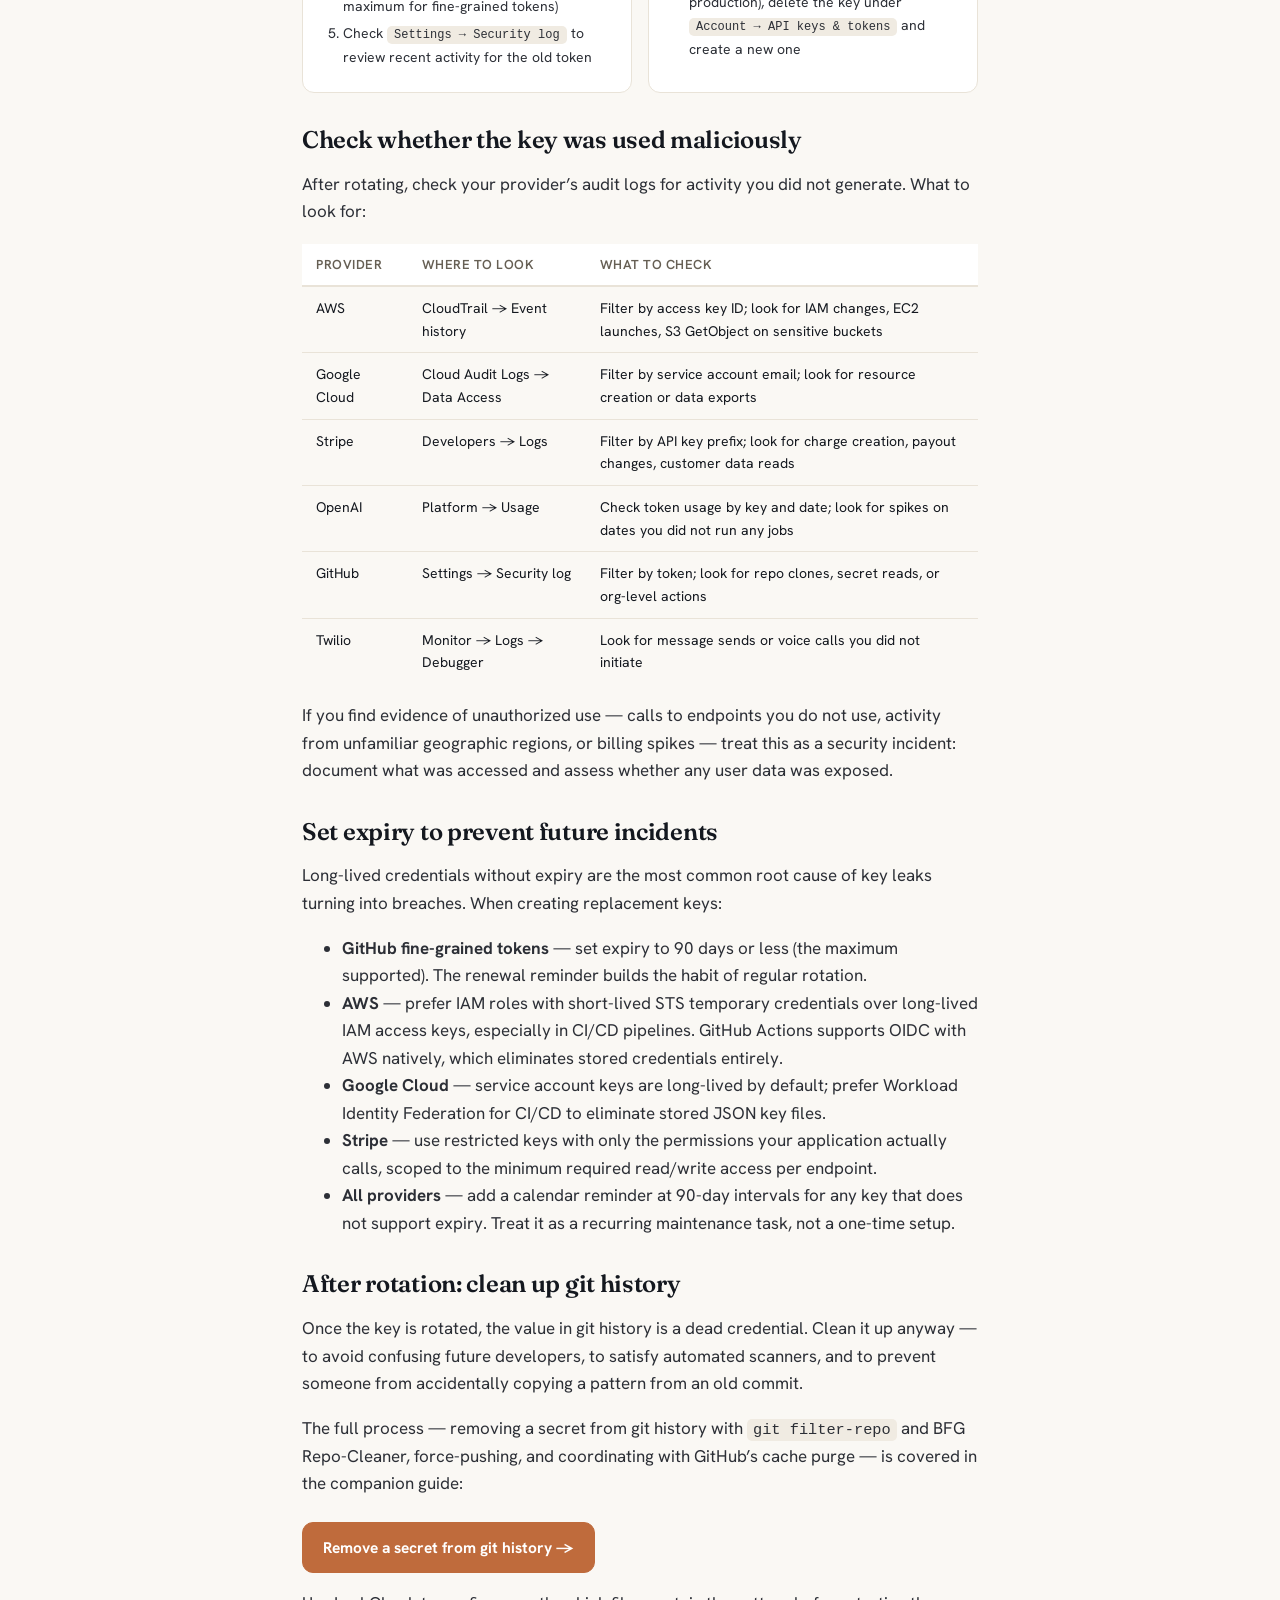
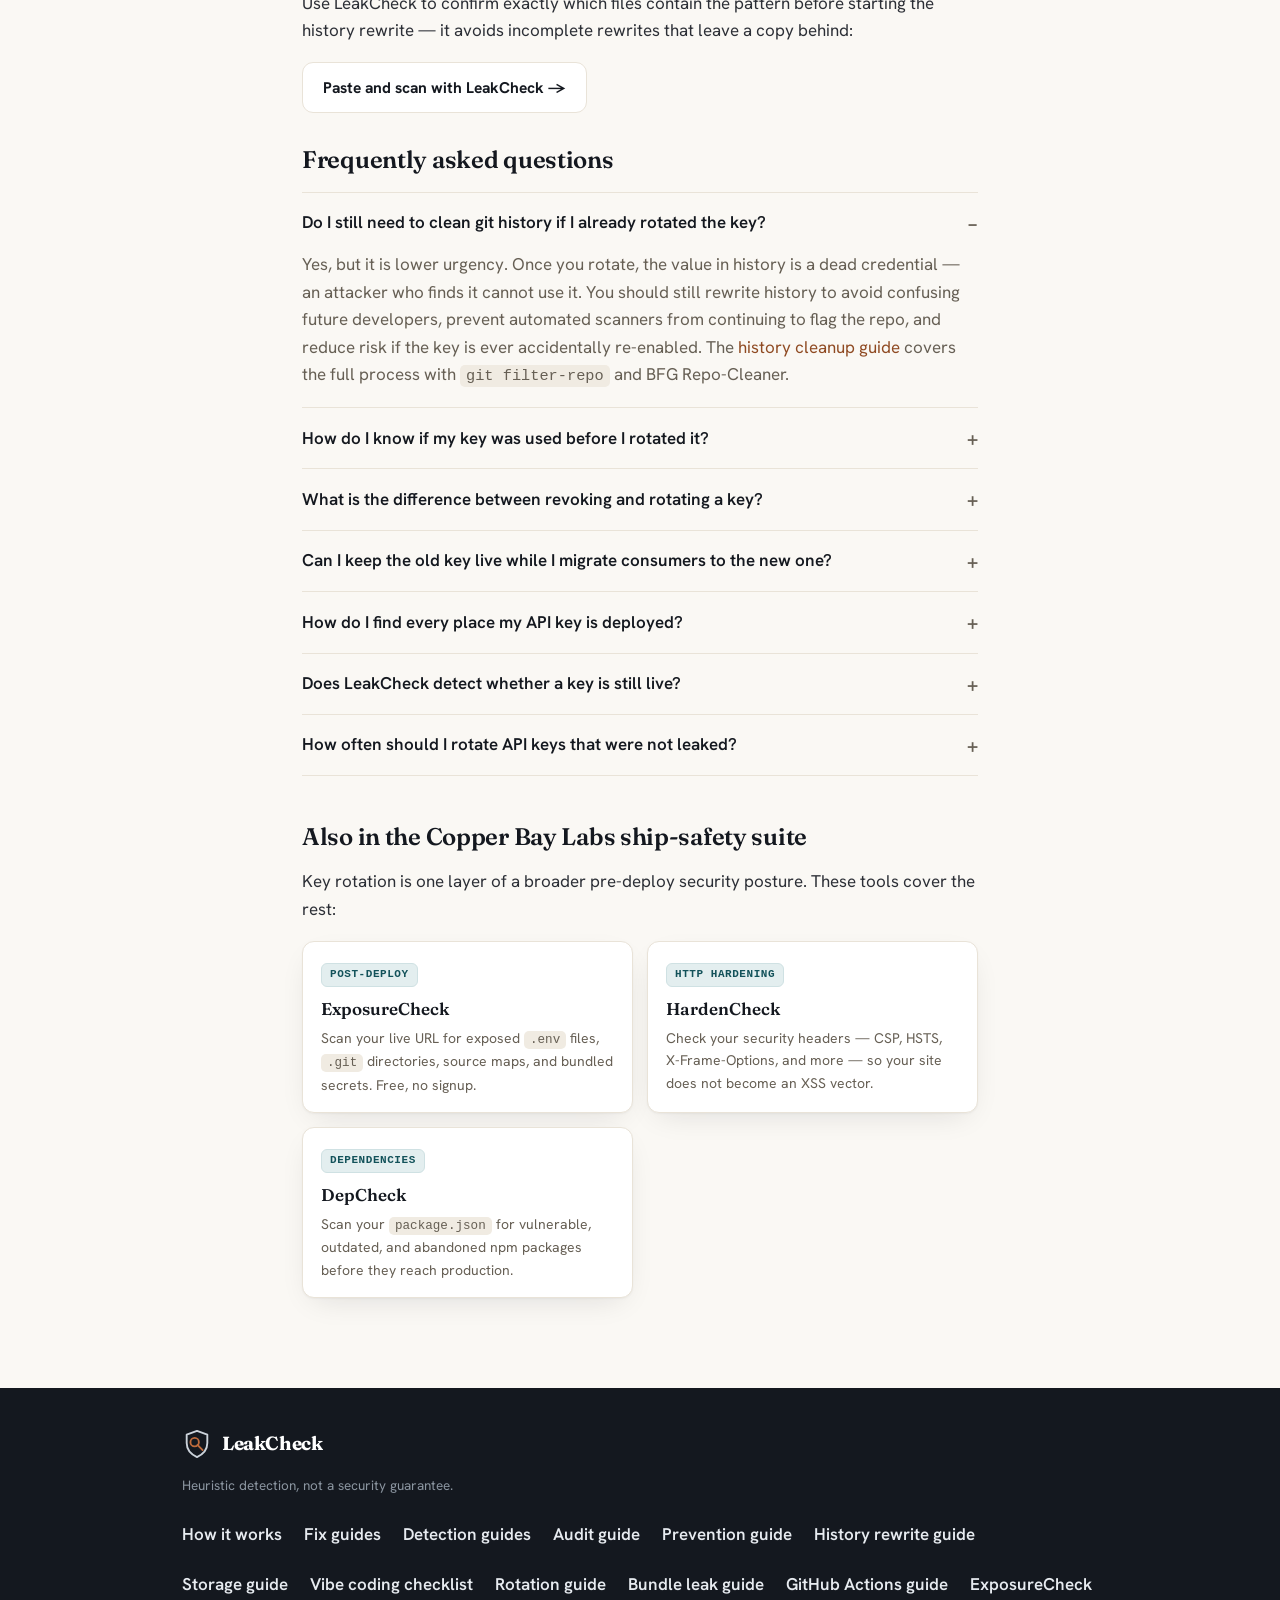
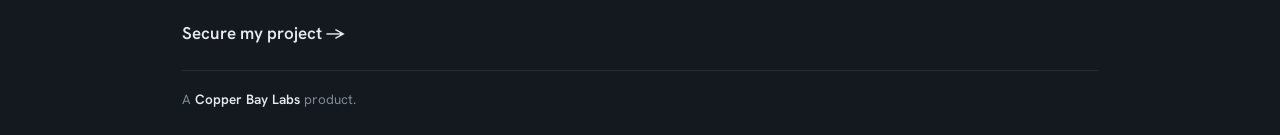
<file: guides/rotate-leaked-api-key.html>
<!doctype html>
<html lang="en">
<head>
<meta charset="utf-8">
<meta name="viewport" content="width=device-width, initial-scale=1">
<title>How to Rotate a Leaked API Key — Step-by-Step Rotation Checklist</title>
<meta name="description" content="The most important step after a key leak is rotation, not git cleanup. Step-by-step rotation guide for OpenAI, Stripe, AWS, Google Cloud, GitHub, and Twilio API keys — plus how to check whether the key was used maliciously.">
<link rel="canonical" href="https://labs.copperbaytech.com/leakcheck/guides/rotate-leaked-api-key.html">
<meta property="og:type" content="article">
<meta property="og:site_name" content="LeakCheck">
<meta property="og:title" content="How to Rotate a Leaked API Key — Step-by-Step Rotation Checklist">
<meta property="og:description" content="Rotate first, clean git history second. Provider-by-provider rotation steps for OpenAI, Stripe, AWS, Google Cloud, GitHub, and Twilio — plus audit log checks and expiry settings to prevent recurrence.">
<meta property="og:url" content="https://labs.copperbaytech.com/leakcheck/guides/rotate-leaked-api-key.html">
<meta property="og:image" content="https://labs.copperbaytech.com/leakcheck/og-image.png">
<meta property="og:image:width" content="1200">
<meta property="og:image:height" content="630">
<meta name="twitter:card" content="summary_large_image">
<meta name="theme-color" content="#faf8f4">
<link rel="icon" href="../favicon.svg" type="image/svg+xml">
<link rel="apple-touch-icon" href="../apple-touch-icon.png">
<link rel="preconnect" href="https://fonts.googleapis.com">
<link rel="preconnect" href="https://fonts.gstatic.com" crossorigin>
<link href="https://fonts.googleapis.com/css2?family=Fraunces:opsz,wght@9..144,500;9..144,600;9..144,700&family=Hanken+Grotesk:wght@400;500;600;700&display=swap" rel="stylesheet">
<script type="application/ld+json">
{"@context":"https://schema.org","@type":"TechArticle","headline":"How to Rotate a Leaked API Key — Step-by-Step Rotation Checklist","description":"A practical rotation guide for developers who have discovered a leaked API key: revoke immediately, generate a replacement, find every consumer, deploy, and verify — with provider-specific steps for OpenAI, Stripe, AWS, Google Cloud, GitHub, and Twilio.","author":{"@type":"Organization","name":"Copper Bay Labs","url":"https://copperbaytech.com"},"publisher":{"@type":"Organization","name":"Copper Bay Labs","url":"https://copperbaytech.com"},"datePublished":"2026-10-07","dateModified":"2026-10-07","mainEntityOfPage":"https://labs.copperbaytech.com/leakcheck/guides/rotate-leaked-api-key.html","mainEntity":{"@type":"FAQPage","mainEntity":[{"@type":"Question","name":"Do I still need to clean git history if I rotated the key?","acceptedAnswer":{"@type":"Answer","text":"Yes, but it is lower urgency. Once you rotate, the value in history is a dead credential — an attacker who finds it cannot use it. You should still rewrite history to avoid confusing future developers, prevent automated scanners from continuing to flag the repo, and reduce risk if the key is ever accidentally re-enabled. A companion guide covers git history cleanup with git-filter-repo and BFG."}},{"@type":"Question","name":"How do I know if my leaked key was used before I rotated it?","acceptedAnswer":{"@type":"Answer","text":"Check your provider's audit logs immediately after rotating. AWS has CloudTrail; Google Cloud has Cloud Audit Logs; Stripe shows all API requests in the Dashboard under Developers > Logs; OpenAI shows usage by key on the Usage page. Look for API calls to endpoints you do not recognize, from IP addresses or geographic regions outside your normal traffic, or usage spikes on dates you did not deploy anything."}},{"@type":"Question","name":"What is the difference between revoking and rotating a key?","acceptedAnswer":{"@type":"Answer","text":"Revoking a key means permanently invalidating it so it can no longer be used. Rotating means revoking the old key and replacing it with a new one in the same operation — it assumes the service will continue and a replacement is needed immediately. For an incident response, rotation is the correct approach: revoke the compromised key and issue a new one in one coordinated step."}},{"@type":"Question","name":"Can I keep using the old key while I migrate consumers to the new one?","acceptedAnswer":{"@type":"Answer","text":"Only if you must avoid downtime and the provider supports parallel keys (Stripe's roll feature, Twilio's secondary token model). Otherwise, accept a brief outage rather than extending exposure. Update consumers as quickly as possible and aim to revoke the old key within minutes of generating the replacement."}},{"@type":"Question","name":"How do I find all the places my API key is used?","acceptedAnswer":{"@type":"Answer","text":"Search the first 10–12 characters of the key across: .env files in all environments, CI/CD secret stores (GitHub Actions, GitLab CI, Bitbucket Pipelines), deployment platform env vars (Vercel, Netlify, Railway, Render, Heroku), any shared team secrets vault, and external integrations. Use grep -r on your local workspace as a first pass."}},{"@type":"Question","name":"Does LeakCheck detect whether a key is still live?","acceptedAnswer":{"@type":"Answer","text":"No — LeakCheck identifies patterns that look like API keys in pasted code; it does not make outbound calls to providers to verify whether a key is active or revoked. It is most useful before keys leave your machine: scan your .env, a config file, or a staged diff before committing. For post-incident verification, check the provider's own audit logs to confirm no new activity on the old key after rotation."}},{"@type":"Question","name":"How often should I rotate API keys that were not leaked?","acceptedAnswer":{"@type":"Answer","text":"Security frameworks like SOC 2 and CIS Controls recommend rotating long-lived credentials at least annually; quarterly is more common for high-privilege keys. The most effective preventive measure is setting short expiry on new keys whenever the provider supports it — GitHub fine-grained tokens and AWS IAM temporary credentials via STS both support expiry by design, making rotation automatic rather than manual."}}]}}
</script>
<link rel="stylesheet" href="../styles.css?v=2">
<style>
  .doc .lede{font-size:clamp(17px,2.3vw,20px);color:var(--muted)}
  .doc h2{scroll-margin-top:80px}
  .doc h3{font-family:"Fraunces",Georgia,serif;font-weight:600;font-size:19px;margin:22px 0 6px;letter-spacing:-.01em}
  .toc{display:flex;flex-wrap:wrap;gap:10px;margin:22px 0 6px;padding:0;list-style:none}
  .toc a{display:inline-block;background:var(--surface);border:1px solid var(--line);border-radius:999px;padding:7px 14px;font-size:14px;font-weight:600;color:var(--muted)}
  .toc a:hover{border-color:var(--bay);color:var(--ink);text-decoration:none}
  .callout.warn-callout{background:var(--fail-bg);border-left-color:var(--fail);color:#5e2019}
  .callout.tip-callout{background:var(--pass-bg);border-left-color:var(--pass);color:#1b4d30}
  .callout.urgent-callout{background:#fff3cd;border-left-color:#e6a817;color:#5a3e00}
  .steps{margin:18px 0;padding-left:0;list-style:none;counter-reset:step}
  .steps>li{position:relative;padding:4px 0 20px 46px;counter-increment:step}
  .steps>li::before{content:counter(step);position:absolute;left:0;top:2px;width:30px;height:30px;border-radius:50%;background:var(--copper);color:#fff;font-weight:700;font-size:15px;display:flex;align-items:center;justify-content:center;font-family:"Fraunces",serif}
  .steps>li strong{display:block;margin-bottom:4px}
  .doc code.inline{font-family:ui-monospace,Menlo,Consolas,monospace;font-size:.9em;background:var(--line-2);padding:2px 6px;border-radius:5px}
  pre{background:var(--surface);border:1px solid var(--line);border-radius:10px;padding:16px 18px;overflow-x:auto;font-family:ui-monospace,Menlo,Consolas,monospace;font-size:13px;line-height:1.6;margin:12px 0}
  pre code{background:none;padding:0;font-size:inherit}
  .provider-grid{display:grid;grid-template-columns:repeat(auto-fit,minmax(280px,1fr));gap:16px;margin:20px 0}
  .provider-card{background:var(--surface);border:1px solid var(--line);border-radius:12px;padding:18px 20px}
  .provider-card h3{margin:0 0 10px;font-size:17px}
  .provider-card ol{margin:0;padding-left:20px;font-size:14px;color:var(--muted);line-height:1.7}
  .provider-card ol li{margin-bottom:4px}
  .provider-card .nav-path{font-family:ui-monospace,Menlo,Consolas,monospace;font-size:12px;background:var(--line-2);padding:2px 7px;border-radius:5px;display:inline}
  .audit-table{width:100%;border-collapse:collapse;margin:18px 0;font-size:14px}
  .audit-table th{text-align:left;padding:10px 14px;background:var(--surface);border-bottom:2px solid var(--line);font-weight:600;font-size:13px;text-transform:uppercase;letter-spacing:.04em;color:var(--muted)}
  .audit-table td{padding:10px 14px;border-bottom:1px solid var(--line);vertical-align:top}
  .audit-table tr:last-child td{border-bottom:none}
  .suite{display:grid;grid-template-columns:repeat(auto-fit,minmax(220px,1fr));gap:14px;margin:18px 0 6px}
  .suite a{display:block;background:var(--surface);border:1px solid var(--line);border-radius:12px;padding:16px 18px;box-shadow:var(--shadow);transition:box-shadow .15s,transform .15s,border-color .15s}
  .suite a:hover{text-decoration:none;box-shadow:var(--shadow-lift);transform:translateY(-2px);border-color:var(--line-2)}
  .suite .s-name{font-family:"Fraunces",serif;font-weight:600;font-size:17px;color:var(--ink);display:block;margin:0 0 4px}
  .suite p{color:var(--muted);font-size:14px;margin:0}
  .suite .s-tag{display:inline-block;margin-bottom:8px;font-family:ui-monospace,Menlo,Consolas,monospace;font-size:11px;font-weight:700;letter-spacing:.05em;text-transform:uppercase;color:var(--bay);background:var(--bay-tint,#e8f4f6);border:1px solid #cfe1e3;border-radius:6px;padding:2px 8px}
  .faq-section{margin:18px 0}
  .faq-section details{border-bottom:1px solid var(--line);padding:14px 0}
  .faq-section details:first-child{border-top:1px solid var(--line)}
  .faq-section summary{font-weight:600;cursor:pointer;list-style:none;display:flex;justify-content:space-between;align-items:center;gap:12px}
  .faq-section summary::-webkit-details-marker{display:none}
  .faq-section summary::after{content:"+";font-size:20px;color:var(--muted);flex-shrink:0}
  .faq-section details[open] summary::after{content:"\2212"}
  .faq-section details p,.faq-section details ul{margin:12px 0 4px;color:var(--muted)}
</style>
</head>
<body>
<a class="skip" href="#main">Skip to main content</a>

<header class="masthead" role="banner">
  <div class="wrap hdr-bar">
    <a class="brand" href="../" aria-label="LeakCheck — go to homepage">
      <svg class="mark" viewBox="0 0 64 64" aria-hidden="true">
        <path d="M32 4 54 12v18c0 14-9 24-22 30C19 54 10 44 10 30V12L32 4Z" fill="none" stroke="#13525a" stroke-width="4" stroke-linejoin="round"/>
        <circle cx="27" cy="28" r="9" fill="none" stroke="#bf6b3c" stroke-width="4"/>
        <path d="M33 34 44 45" stroke="#bf6b3c" stroke-width="4" stroke-linecap="round"/>
      </svg>
      <span class="wordmark">LeakCheck</span>
    </a>
    <nav class="nav" aria-label="Primary navigation">
      <a href="../about.html">How it works</a>
      <a href="../guides/accidentally-committed-api-key-github.html">Guides</a>
      <a href="../">Scan your code</a>
    </nav>
  </div>
</header>

<main id="main">
<article class="doc">
  <div class="wrap narrow">
    <p class="eyebrow" style="text-align:left">Incident response guide</p>
    <h1>How to rotate a leaked API key — step-by-step rotation checklist</h1>
    <p class="lede">The most important step after discovering a leaked API key is not cleaning up git history — it is revoking the key at the provider. A rotated key is useless to an attacker even if it stays in every commit forever. An unrotated key is live even after you delete it from every file and rewrite every commit in your repository.</p>

    <ul class="toc" aria-label="On this page">
      <li><a href="#rotate-first">Rotate first</a></li>
      <li><a href="#checklist">5-step checklist</a></li>
      <li><a href="#providers">Provider steps</a></li>
      <li><a href="#audit">Check for abuse</a></li>
      <li><a href="#prevent">Prevent recurrence</a></li>
      <li><a href="#history">Clean git history</a></li>
      <li><a href="#faq">FAQ</a></li>
    </ul>

    <h2 id="rotate-first">Rotate first, clean history second</h2>
    <p>A common mistake when discovering a key in a public repository is to immediately focus on git history cleanup — running <code class="inline">git filter-repo</code>, force-pushing, and contacting GitHub support to purge cached views. These are all correct steps, but they come second.</p>
    <p>The reason: once a key appears in a public repository, automated scanning bots (GitHub’s own secret scanning, TruffleHog, and commercial scanners) may capture it within minutes of the push. Rewriting history does not invalidate a credential that has already been copied. Revoking the key at the provider does.</p>
    <div class="callout urgent-callout">
      <strong>First action:</strong> Open your provider’s dashboard right now and revoke the key before reading the rest of this guide. The provider-specific steps below show exactly where to go.
    </div>

    <h2 id="checklist">The 5-step rotation checklist</h2>
    <p>This sequence applies regardless of which provider issued the key or how the leak happened:</p>
    <ol class="steps">
      <li>
        <strong>Revoke the old key immediately.</strong>
        Go to your provider dashboard and delete or disable the exposed key. Do not wait until you have a replacement ready — a brief service interruption is preferable to continued exposure. See the provider-specific steps in the next section.
      </li>
      <li>
        <strong>Generate a replacement key.</strong>
        Create a new key in the same provider dashboard. If the provider supports scoped keys or fine-grained permissions, use the minimum permissions the consuming service actually needs — do not clone the broad permissions of the compromised key.
      </li>
      <li>
        <strong>Find every consumer of the old key.</strong>
        Search for the first 8–12 characters of the old key (enough to be unique) across: local <code class="inline">.env</code> files in all environments, CI/CD secrets (GitHub Actions, GitLab CI, Bitbucket Pipelines), deployment platform env vars (Vercel, Netlify, Railway, Render, Heroku), and any shared secrets vault or password manager your team uses.
      </li>
      <li>
        <strong>Deploy the new key everywhere.</strong>
        Update each location found in step 3. For production services, update env vars through the platform dashboard and trigger a redeploy if the application caches the key at startup. Confirm each consumer is working with the new key before moving on.
      </li>
      <li>
        <strong>Verify the old key is dead.</strong>
        Make a test API call using the old key value and confirm it returns a 401 Unauthorized or equivalent error. This confirms revocation took effect end-to-end, not just in the dashboard.
      </li>
    </ol>

    <h2 id="providers">Provider-specific rotation steps</h2>
    <p>The exact location of key management differs by provider. Here are the steps for the most commonly leaked key types:</p>

    <div class="provider-grid">
      <div class="provider-card">
        <h3>OpenAI</h3>
        <ol>
          <li>Go to <span class="nav-path">platform.openai.com &rarr; API keys</span></li>
          <li>Click the trash icon next to the compromised key and confirm deletion</li>
          <li>Click <strong>Create new secret key</strong>; give it a descriptive name and set an optional expiry</li>
          <li>Copy the new key immediately — it is only shown once</li>
          <li>Check the <span class="nav-path">Usage</span> page to review activity by key before deleting</li>
        </ol>
      </div>

      <div class="provider-card">
        <h3>Stripe</h3>
        <ol>
          <li>Go to <span class="nav-path">dashboard.stripe.com &rarr; Developers &rarr; API keys</span></li>
          <li>For a live key: click <strong>Roll key</strong> — this generates a new key and keeps the old one live for a transition window so you can update consumers without downtime, then expires the old one</li>
          <li>For immediate revocation without a grace period: click the key row &rarr; <strong>Delete</strong></li>
          <li>For restricted keys, delete the key and create a new one with the same permission set</li>
          <li>Check <span class="nav-path">Developers &rarr; Logs</span> for API calls you did not make</li>
        </ol>
      </div>

      <div class="provider-card">
        <h3>AWS IAM</h3>
        <ol>
          <li>Go to <span class="nav-path">IAM &rarr; Users &rarr; [user] &rarr; Security credentials</span></li>
          <li>Click <strong>Make inactive</strong> on the compromised access key — this blocks use immediately without deleting it, so you can audit CloudTrail with the key ID still intact</li>
          <li>Click <strong>Create access key</strong> to generate a replacement; update all consumers</li>
          <li>Once consumers are migrated, click <strong>Delete</strong> on the old key</li>
          <li>Check CloudTrail for API calls from the compromised access key ID in the past 90 days</li>
        </ol>
      </div>

      <div class="provider-card">
        <h3>Google Cloud</h3>
        <ol>
          <li>For API keys: <span class="nav-path">Cloud Console &rarr; APIs &amp; Services &rarr; Credentials</span> &rarr; click the key &rarr; <strong>Delete</strong></li>
          <li>For service account keys: <span class="nav-path">IAM &amp; Admin &rarr; Service Accounts &rarr; [account] &rarr; Keys</span> &rarr; <strong>Delete key</strong></li>
          <li>Create a replacement in the same location</li>
          <li>Check <span class="nav-path">Cloud Audit Logs &rarr; Data Access logs</span> for the service account for unauthorized calls</li>
        </ol>
      </div>

      <div class="provider-card">
        <h3>GitHub personal access tokens</h3>
        <ol>
          <li>Go to <span class="nav-path">Settings &rarr; Developer settings &rarr; Personal access tokens</span></li>
          <li>For classic tokens: click the token name &rarr; <strong>Delete</strong></li>
          <li>For fine-grained tokens: same path under <strong>Fine-grained tokens</strong></li>
          <li>When creating a replacement, prefer fine-grained tokens scoped to specific repositories; set expiry to 90 days (the maximum for fine-grained tokens)</li>
          <li>Check <span class="nav-path">Settings &rarr; Security log</span> to review recent activity for the old token</li>
        </ol>
      </div>

      <div class="provider-card">
        <h3>Twilio</h3>
        <ol>
          <li>Twilio uses an Account SID + Auth Token pair. Go to <span class="nav-path">console.twilio.com &rarr; Account &rarr; General settings</span></li>
          <li>Click <strong>Rotate auth token</strong> to generate a secondary token. Update all consumers to the new token, then click <strong>Promote secondary token</strong> to make it primary and invalidate the old one</li>
          <li>For API Key + Secret pairs (preferred for production), delete the key under <span class="nav-path">Account &rarr; API keys &amp; tokens</span> and create a new one</li>
        </ol>
      </div>
    </div>

    <h2 id="audit">Check whether the key was used maliciously</h2>
    <p>After rotating, check your provider’s audit logs for activity you did not generate. What to look for:</p>
    <table class="audit-table">
      <thead><tr><th>Provider</th><th>Where to look</th><th>What to check</th></tr></thead>
      <tbody>
        <tr><td>AWS</td><td>CloudTrail &rarr; Event history</td><td>Filter by access key ID; look for IAM changes, EC2 launches, S3 GetObject on sensitive buckets</td></tr>
        <tr><td>Google Cloud</td><td>Cloud Audit Logs &rarr; Data Access</td><td>Filter by service account email; look for resource creation or data exports</td></tr>
        <tr><td>Stripe</td><td>Developers &rarr; Logs</td><td>Filter by API key prefix; look for charge creation, payout changes, customer data reads</td></tr>
        <tr><td>OpenAI</td><td>Platform &rarr; Usage</td><td>Check token usage by key and date; look for spikes on dates you did not run any jobs</td></tr>
        <tr><td>GitHub</td><td>Settings &rarr; Security log</td><td>Filter by token; look for repo clones, secret reads, or org-level actions</td></tr>
        <tr><td>Twilio</td><td>Monitor &rarr; Logs &rarr; Debugger</td><td>Look for message sends or voice calls you did not initiate</td></tr>
      </tbody>
    </table>
    <p>If you find evidence of unauthorized use — calls to endpoints you do not use, activity from unfamiliar geographic regions, or billing spikes — treat this as a security incident: document what was accessed and assess whether any user data was exposed.</p>

    <h2 id="prevent">Set expiry to prevent future incidents</h2>
    <p>Long-lived credentials without expiry are the most common root cause of key leaks turning into breaches. When creating replacement keys:</p>
    <ul>
      <li><strong>GitHub fine-grained tokens</strong> — set expiry to 90 days or less (the maximum supported). The renewal reminder builds the habit of regular rotation.</li>
      <li><strong>AWS</strong> — prefer IAM roles with short-lived STS temporary credentials over long-lived IAM access keys, especially in CI/CD pipelines. GitHub Actions supports OIDC with AWS natively, which eliminates stored credentials entirely.</li>
      <li><strong>Google Cloud</strong> — service account keys are long-lived by default; prefer Workload Identity Federation for CI/CD to eliminate stored JSON key files.</li>
      <li><strong>Stripe</strong> — use restricted keys with only the permissions your application actually calls, scoped to the minimum required read/write access per endpoint.</li>
      <li><strong>All providers</strong> — add a calendar reminder at 90-day intervals for any key that does not support expiry. Treat it as a recurring maintenance task, not a one-time setup.</li>
    </ul>

    <h2 id="history">After rotation: clean up git history</h2>
    <p>Once the key is rotated, the value in git history is a dead credential. Clean it up anyway — to avoid confusing future developers, to satisfy automated scanners, and to prevent someone from accidentally copying a pattern from an old commit.</p>
    <p>The full process — removing a secret from git history with <code class="inline">git filter-repo</code> and BFG Repo-Cleaner, force-pushing, and coordinating with GitHub’s cache purge — is covered in the companion guide:</p>
    <p style="margin:24px 0 8px"><a class="btn primary" href="remove-secret-from-git-history.html">Remove a secret from git history &rarr;</a></p>
    <p>Use LeakCheck to confirm exactly which files contain the pattern before starting the history rewrite — it avoids incomplete rewrites that leave a copy behind:</p>
    <p style="margin:16px 0 8px"><a class="btn secondary" href="../">Paste and scan with LeakCheck &rarr;</a></p>

    <h2 id="faq">Frequently asked questions</h2>
    <div class="faq-section">
      <details open>
        <summary>Do I still need to clean git history if I already rotated the key?</summary>
        <p>Yes, but it is lower urgency. Once you rotate, the value in history is a dead credential — an attacker who finds it cannot use it. You should still rewrite history to avoid confusing future developers, prevent automated scanners from continuing to flag the repo, and reduce risk if the key is ever accidentally re-enabled. The <a href="remove-secret-from-git-history.html">history cleanup guide</a> covers the full process with <code class="inline">git filter-repo</code> and BFG Repo-Cleaner.</p>
      </details>
      <details>
        <summary>How do I know if my key was used before I rotated it?</summary>
        <p>Check your provider’s audit logs immediately after rotating. AWS has CloudTrail; GCP has Cloud Audit Logs; Stripe shows all API calls in Developers &rarr; Logs; OpenAI shows usage by key on the Usage page. Look for calls from unfamiliar IPs, geographic regions you do not operate in, or to endpoints you do not use. See the <a href="#audit">audit log table</a> above for provider-specific paths.</p>
      </details>
      <details>
        <summary>What is the difference between revoking and rotating a key?</summary>
        <p>Revoking permanently invalidates a key with no replacement. Rotating means revoking the old key and issuing a replacement in a coordinated operation — the service continues with the new key. For an incident response, rotation is almost always the right approach: you need a working replacement, not just an invalidation.</p>
      </details>
      <details>
        <summary>Can I keep the old key live while I migrate consumers to the new one?</summary>
        <p>Only if you must avoid downtime and the provider supports parallel keys — Stripe’s “Roll” feature and Twilio’s secondary token model are designed for exactly this. Otherwise, accept a brief outage rather than extending exposure. The longer both keys are live simultaneously, the longer the window in which the compromised key can be used. Aim to revoke the old key within minutes of confirming the new one is deployed everywhere.</p>
      </details>
      <details>
        <summary>How do I find every place my API key is deployed?</summary>
        <p>Search the first 10–12 characters of the key (specific enough to be unique) across: all <code class="inline">.env</code> files in every environment, CI/CD secret stores (GitHub Actions, GitLab, Bitbucket), deployment platform dashboard env vars (Vercel, Netlify, Railway, Render, Heroku), any shared team secrets vault, and external integrations that relay the key to third-party services. Use <code class="inline">grep -r "&lt;first-12-chars&gt;" .</code> in your workspace as a quick first pass.</p>
      </details>
      <details>
        <summary>Does LeakCheck detect whether a key is still live?</summary>
        <p>No — LeakCheck identifies patterns that look like API keys in pasted code; it does not make outbound calls to providers to verify whether a key is active or revoked. It is most useful before keys leave your machine: scan your <code class="inline">.env</code>, a config file, or a staged diff before committing. For post-incident verification, check the provider’s own audit logs to confirm no new activity on the old key after rotation.</p>
      </details>
      <details>
        <summary>How often should I rotate API keys that were not leaked?</summary>
        <p>Security frameworks like SOC 2 and CIS Controls recommend rotating long-lived credentials at least annually; quarterly is more common for high-privilege keys. The most effective preventive measure is setting short expiry on new keys whenever the provider supports it — GitHub fine-grained tokens and AWS IAM temporary credentials via STS both support expiry by design, making rotation automatic rather than requiring a manual calendar reminder.</p>
      </details>
    </div>

    <h2 style="margin-top:48px">Also in the Copper Bay Labs ship-safety suite</h2>
    <p>Key rotation is one layer of a broader pre-deploy security posture. These tools cover the rest:</p>
    <div class="suite">
      <a href="https://labs.copperbaytech.com/exposurecheck/" target="_blank" rel="noopener noreferrer">
        <span class="s-tag">Post-deploy</span>
        <span class="s-name">ExposureCheck</span>
        <p>Scan your live URL for exposed <code class="inline">.env</code> files, <code class="inline">.git</code> directories, source maps, and bundled secrets. Free, no signup.</p>
      </a>
      <a href="https://labs.copperbaytech.com/hardencheck/" target="_blank" rel="noopener noreferrer">
        <span class="s-tag">HTTP hardening</span>
        <span class="s-name">HardenCheck</span>
        <p>Check your security headers — CSP, HSTS, X-Frame-Options, and more — so your site does not become an XSS vector.</p>
      </a>
      <a href="https://labs.copperbaytech.com/depcheck/" target="_blank" rel="noopener noreferrer">
        <span class="s-tag">Dependencies</span>
        <span class="s-name">DepCheck</span>
        <p>Scan your <code class="inline">package.json</code> for vulnerable, outdated, and abandoned npm packages before they reach production.</p>
      </a>
    </div>
  </div>
</article>
</main>

<footer class="footer" role="contentinfo">
  <div class="wrap foot">
    <div>
      <a class="brand small" href="../" aria-label="LeakCheck — homepage">
        <svg class="mark" viewBox="0 0 64 64" aria-hidden="true">
          <path d="M32 4 54 12v18c0 14-9 24-22 30C19 54 10 44 10 30V12L32 4Z" fill="none" stroke="#cbd2da" stroke-width="4" stroke-linejoin="round"/>
          <circle cx="27" cy="28" r="9" fill="none" stroke="#bf6b3c" stroke-width="4"/>
          <path d="M33 34 44 45" stroke="#bf6b3c" stroke-width="4" stroke-linecap="round"/>
        </svg>
        <span class="wordmark">LeakCheck</span>
      </a>
      <p class="fine">Heuristic detection, not a security guarantee.</p>
    </div>
    <nav class="foot-nav" aria-label="Footer navigation">
      <a href="../about.html">How it works</a>
      <a href="accidentally-committed-api-key-github.html">Fix guides</a>
      <a href="scan-git-repository-for-secrets.html">Detection guides</a>
      <a href="find-hardcoded-api-keys-in-codebase.html">Audit guide</a>
      <a href="prevent-committing-secrets-pre-commit.html">Prevention guide</a>
      <a href="remove-secret-from-git-history.html">History rewrite guide</a>
      <a href="api-key-storage-best-practices.html">Storage guide</a>
      <a href="vibe-coding-security-checklist.html">Vibe coding checklist</a>
      <a href="rotate-leaked-api-key.html" aria-current="page">Rotation guide</a>
      <a href="prevent-secrets-javascript-bundle.html">Bundle leak guide</a>
      <a href="github-actions-secrets-security.html">GitHub Actions guide</a>
      <a href="https://labs.copperbaytech.com/exposurecheck/" target="_blank" rel="noopener noreferrer">ExposureCheck</a>
      <a href="https://copperbaytech.com" target="_blank" rel="noopener noreferrer">Secure my project &rarr;</a>
    </nav>
  </div>
  <div class="wrap">
    <p class="madeby">A <a href="https://copperbaytech.com" target="_blank" rel="noopener noreferrer">Copper Bay Labs</a> product.</p>
  </div>
</footer>
</body>
</html>
</file>
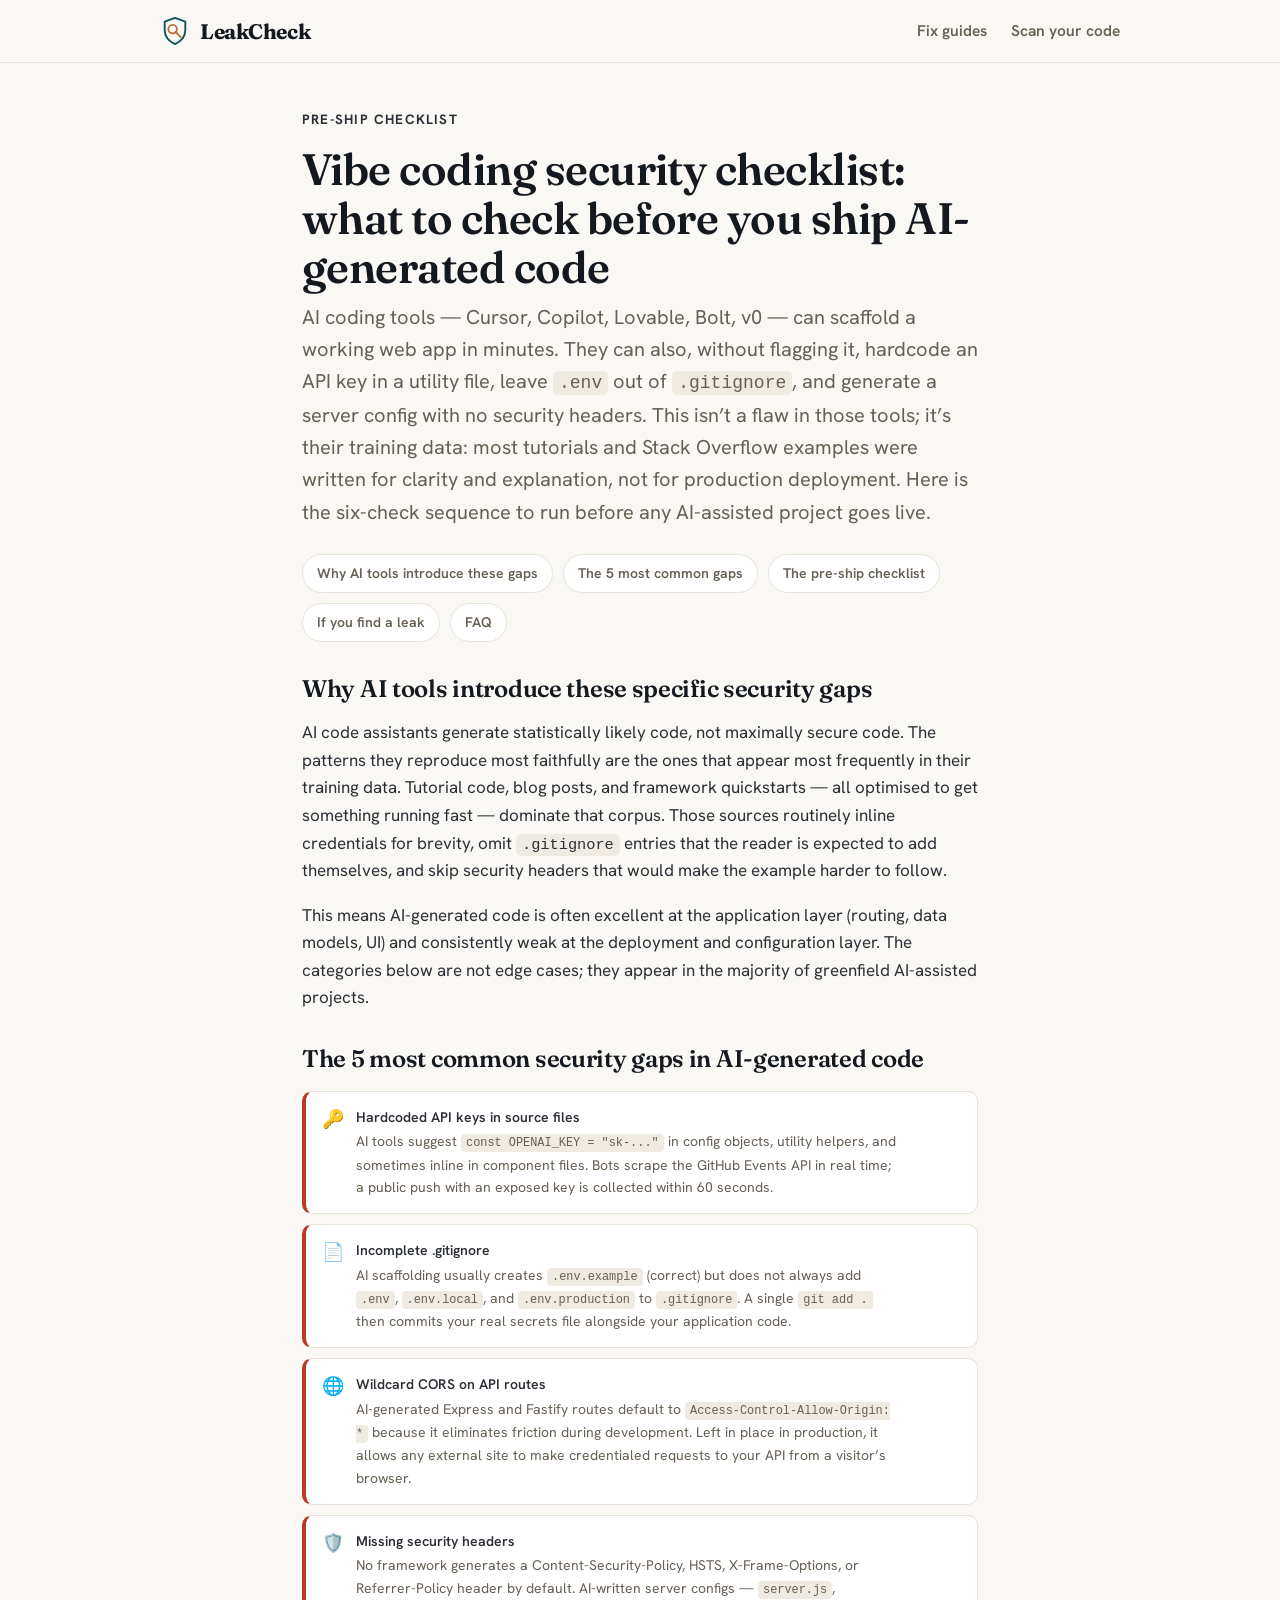
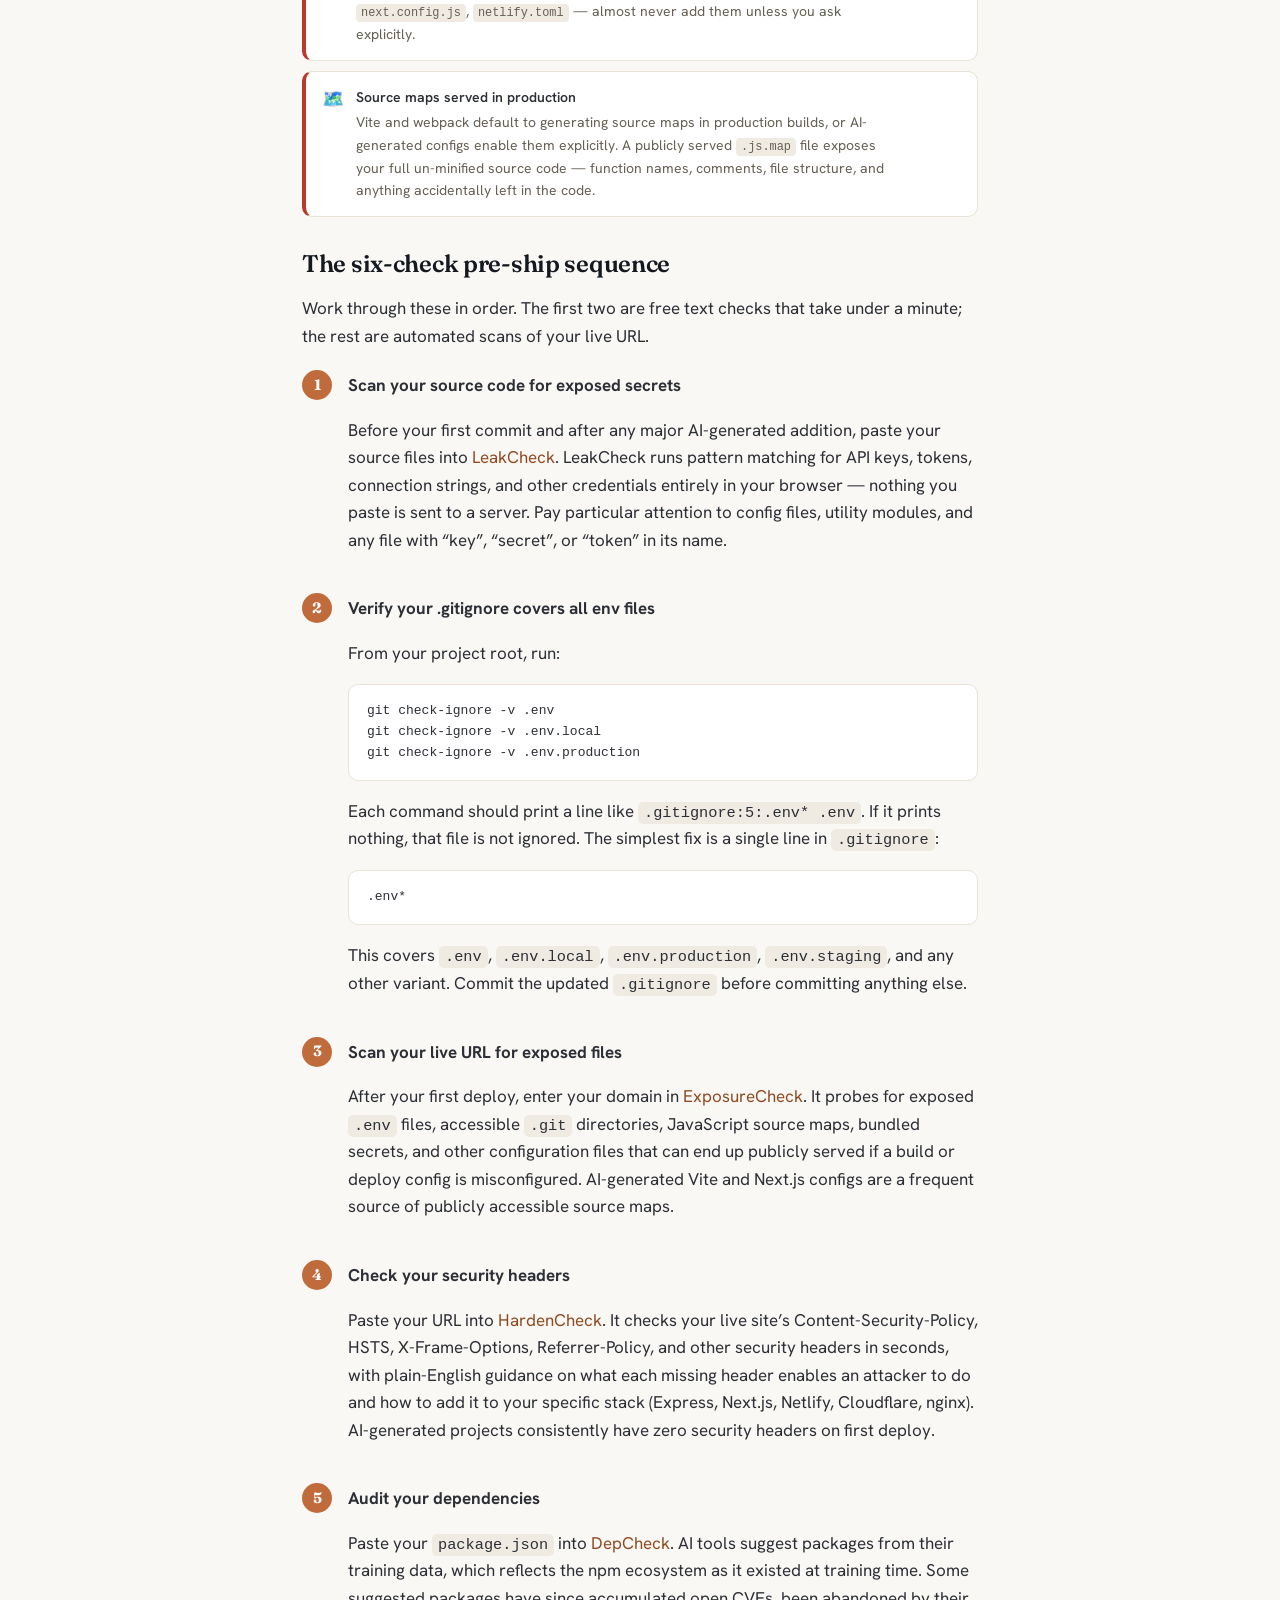
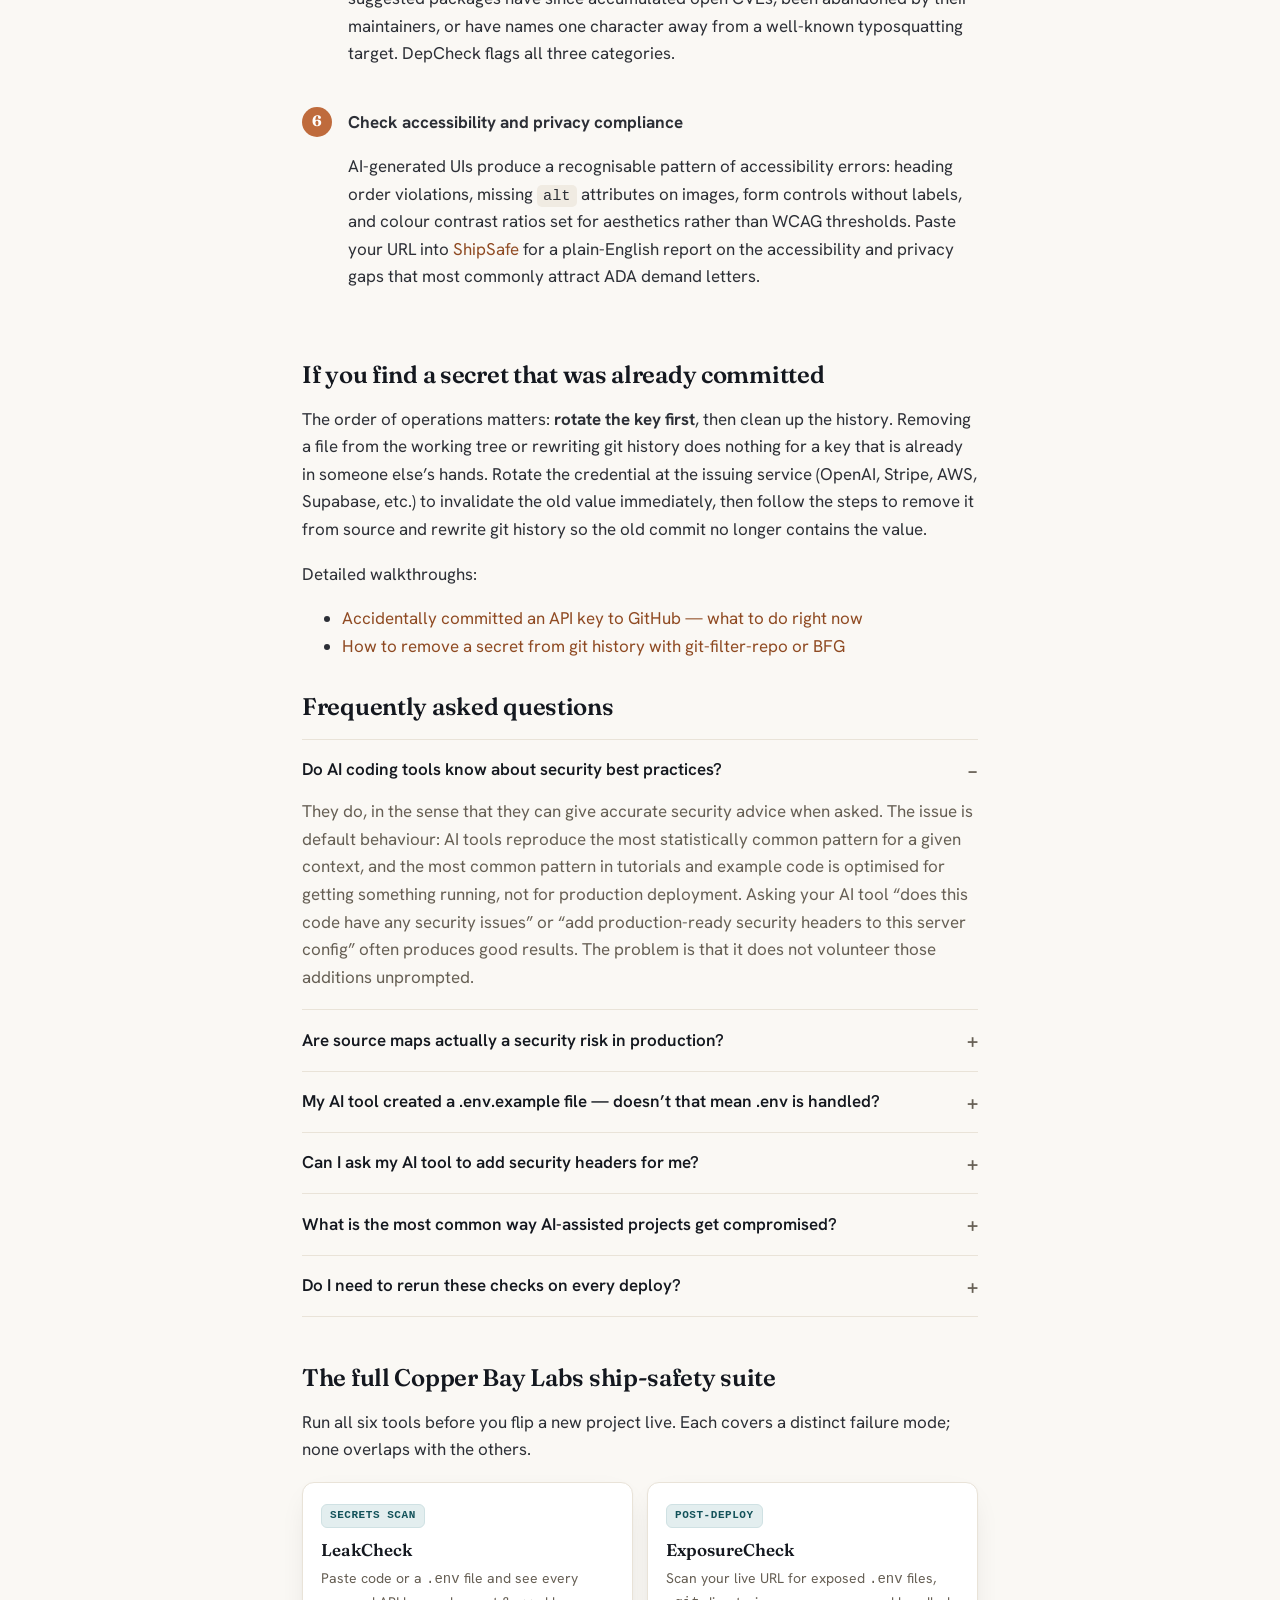
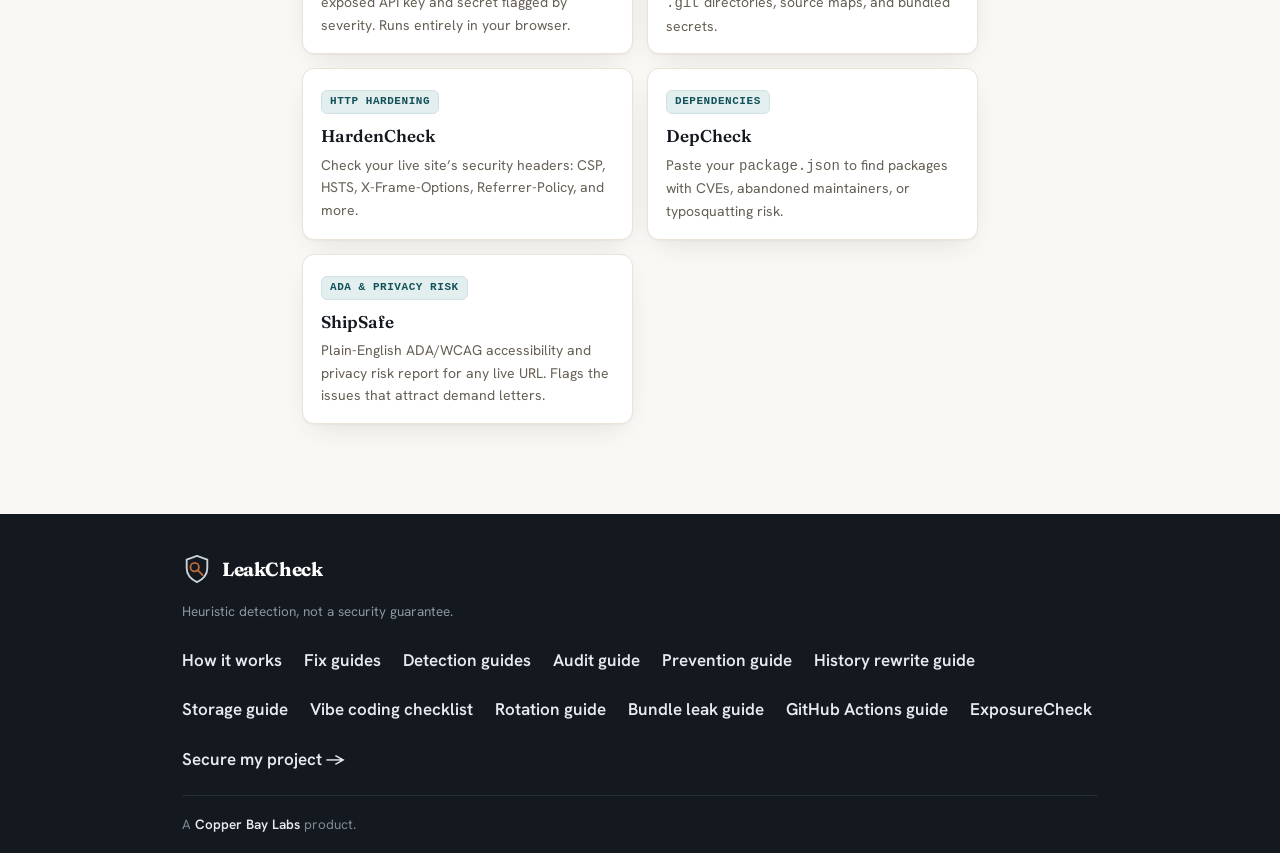
<file: guides/vibe-coding-security-checklist.html>
<!doctype html>
<html lang="en">
<head>
<meta charset="utf-8">
<meta name="viewport" content="width=device-width, initial-scale=1">
<title>Vibe Coding Security Checklist: What to Check Before You Ship AI-Generated Code</title>
<meta name="description" content="AI tools write working code fast but reliably skip secrets management, .gitignore setup, security headers, and CORS config. Six checks to run before any AI-assisted project goes live.">
<link rel="canonical" href="https://labs.copperbaytech.com/leakcheck/guides/vibe-coding-security-checklist.html">
<meta property="og:type" content="article">
<meta property="og:site_name" content="LeakCheck">
<meta property="og:title" content="Vibe Coding Security Checklist: What to Check Before You Ship AI-Generated Code">
<meta property="og:description" content="Six checks to run before shipping AI-generated code: secrets in source, missing .gitignore, permissive CORS, no security headers, source maps in production, and risky dependencies.">
<meta property="og:url" content="https://labs.copperbaytech.com/leakcheck/guides/vibe-coding-security-checklist.html">
<meta property="og:image" content="https://labs.copperbaytech.com/leakcheck/og-image.png">
<meta property="og:image:width" content="1200">
<meta property="og:image:height" content="630">
<meta name="twitter:card" content="summary_large_image">
<meta name="theme-color" content="#faf8f4">
<link rel="icon" href="../favicon.svg" type="image/svg+xml">
<link rel="apple-touch-icon" href="../apple-touch-icon.png">
<link rel="preconnect" href="https://fonts.googleapis.com">
<link rel="preconnect" href="https://fonts.gstatic.com" crossorigin>
<link href="https://fonts.googleapis.com/css2?family=Fraunces:opsz,wght@9..144,500;9..144,600;9..144,700&family=Hanken+Grotesk:wght@400;500;600;700&display=swap" rel="stylesheet">
<script type="application/ld+json">
{"@context":"https://schema.org","@type":"TechArticle","headline":"Vibe Coding Security Checklist: What to Check Before You Ship AI-Generated Code","description":"Six security checks to run before shipping any AI-assisted or vibe-coded web project: secrets in source, incomplete .gitignore, permissive CORS, missing security headers, source maps in production, and risky dependencies — with the free tools to catch each one.","author":{"@type":"Organization","name":"Copper Bay Labs","url":"https://copperbaytech.com"},"publisher":{"@type":"Organization","name":"Copper Bay Labs","url":"https://copperbaytech.com"},"datePublished":"2026-09-25","dateModified":"2026-09-25","mainEntityOfPage":"https://labs.copperbaytech.com/leakcheck/guides/vibe-coding-security-checklist.html","mainEntity":{"@type":"FAQPage","mainEntity":[{"@type":"Question","name":"Do AI coding tools know about security best practices?","acceptedAnswer":{"@type":"Answer","text":"AI coding assistants are trained on a vast corpus of code that includes tutorials, Stack Overflow answers, and example projects — most of which were written to illustrate a concept, not to be shipped to production. The result is that AI tools often reproduce patterns like hardcoded API keys in config objects, wildcard CORS, and no security headers, because those patterns appear frequently in training data contexts where they were acceptable (local development, demo code, simplified examples). The tools are not unaware of security; they will often give good advice if you ask directly. The issue is that they default to the most common pattern they have seen, and the most common pattern for tutorial code is optimised for clarity, not production safety."}},{"@type":"Question","name":"Are source maps actually a security risk in production?","acceptedAnswer":{"@type":"Answer","text":"Yes. A JavaScript source map (.js.map file) contains your full, un-minified source code — function names, variable names, comments, and file structure — reconstructed from the bundled output. If it is served publicly alongside your production bundle, any visitor can view it in browser devtools (Sources tab → right-click → reveal in filesystem) or fetch the .map URL directly. This is equivalent to publishing your source code. It can expose proprietary business logic, API endpoint patterns, secrets accidentally left in comments, and the internal structure of your application. For production builds, set sourcemap: false in your bundler config (Vite: build.sourcemap, webpack: devtool, Next.js: productionBrowserSourceMaps)."}},{"@type":"Question","name":"My AI tool created a .env file — does that mean I'm safe?","acceptedAnswer":{"@type":"Answer","text":"Not necessarily. AI tools routinely create a .env.example file (correct — this is a committed template with placeholder values) and a .env file (correct — this is the real secrets file). The failure mode is that .env does not always end up in .gitignore. Confirm with git check-ignore -v .env from your project root. If it prints nothing, your .env is not ignored and a git add . will commit it. Check all variants: .env.local, .env.production, and .env.staging are common names that also need to be listed. The fix is a single line in .gitignore: .env* — this covers all .env files regardless of suffix."}},{"@type":"Question","name":"Can I trust AI tools to add security headers to my project?","acceptedAnswer":{"@type":"Answer","text":"No framework or AI tool adds security headers automatically by default. Express, Fastify, Next.js, Vite, and Netlify all serve responses without a Content-Security-Policy, HSTS, X-Frame-Options, or Referrer-Policy header unless you explicitly configure them. When you ask an AI tool to generate a server setup, it will produce working code that does not set these headers, because most of the server configuration examples in its training data do not set them either. You have to request them explicitly — or scan the live site after deploy with HardenCheck, which takes 10 seconds and shows you exactly which headers are missing."}},{"@type":"Question","name":"What is the most common way AI-generated apps get compromised?","acceptedAnswer":{"@type":"Answer","text":"The most common scenario is a hardcoded API key that reaches a public GitHub repository. AI tools frequently suggest const API_KEY = 'your-key-here' in comments or examples, and a developer replaces the placeholder with the real key, then commits the file. Automated bots scrape the GitHub Events API in real time and collect exposed keys within 60 seconds of a push. For AI-assisted projects specifically, source maps in production are a close second: a Vite or webpack config left at default settings exposes the full reconstructed source code, which makes it easy for an attacker to map out your API endpoints, authentication logic, and any secrets left in comments."}},{"@type":"Question","name":"Do I need to run these checks on every deploy, or just on the first launch?","acceptedAnswer":{"@type":"Answer","text":"Run the full checklist at launch, then re-run targeted checks when you add new features that change the attack surface. LeakCheck and .gitignore verification are worth running before every significant commit that touches config files or adds new environment variables. ExposureCheck and HardenCheck are worth re-running when you change your build or deployment configuration, add a new subdomain, or switch hosting providers — each of these can silently change what is served publicly or which headers the server sends."}}]}}
</script>
<link rel="stylesheet" href="../styles.css?v=2">
<style>
  .doc .lede{font-size:clamp(17px,2.3vw,20px);color:var(--muted)}
  .doc h2{scroll-margin-top:80px}
  .doc h3{font-family:"Fraunces",Georgia,serif;font-weight:600;font-size:19px;margin:22px 0 6px;letter-spacing:-.01em}
  .toc{display:flex;flex-wrap:wrap;gap:10px;margin:22px 0 6px;padding:0;list-style:none}
  .toc a{display:inline-block;background:var(--surface);border:1px solid var(--line);border-radius:999px;padding:7px 14px;font-size:14px;font-weight:600;color:var(--muted)}
  .toc a:hover{border-color:var(--bay);color:var(--ink);text-decoration:none}
  .callout.warn-callout{background:var(--fail-bg);border-left-color:var(--fail);color:#5e2019}
  .callout.tip-callout{background:var(--pass-bg);border-left-color:var(--pass);color:#1b4d30}
  .steps{margin:18px 0;padding-left:0;list-style:none;counter-reset:step}
  .steps>li{position:relative;padding:4px 0 20px 46px;counter-increment:step}
  .steps>li::before{content:counter(step);position:absolute;left:0;top:2px;width:30px;height:30px;border-radius:50%;background:var(--copper);color:#fff;font-weight:700;font-size:15px;display:flex;align-items:center;justify-content:center;font-family:"Fraunces",serif}
  .steps>li strong{display:block;margin-bottom:4px}
  .doc code.inline{font-family:ui-monospace,Menlo,Consolas,monospace;font-size:.9em;background:var(--line-2);padding:2px 6px;border-radius:5px}
  pre{background:var(--surface);border:1px solid var(--line);border-radius:10px;padding:16px 18px;overflow-x:auto;font-family:ui-monospace,Menlo,Consolas,monospace;font-size:13px;line-height:1.6;margin:12px 0}
  pre code{background:none;padding:0;font-size:inherit}
  .mistake-list{margin:18px 0;padding:0;list-style:none;display:flex;flex-direction:column;gap:10px}
  .mistake-list li{display:grid;grid-template-columns:auto 1fr;gap:0 12px;align-items:start;background:var(--surface);border:1px solid var(--line);border-left:4px solid var(--fail);border-radius:10px;padding:14px 16px}
  .mistake-list li .mx{font-size:18px;line-height:1.4}
  .mistake-list li .mt{font-weight:600;font-size:14px;margin:0 0 2px}
  .mistake-list li .md{color:var(--muted);font-size:14px;margin:0}
  .suite{display:grid;grid-template-columns:repeat(auto-fit,minmax(220px,1fr));gap:14px;margin:18px 0 6px}
  .suite a{display:block;background:var(--surface);border:1px solid var(--line);border-radius:12px;padding:16px 18px;box-shadow:var(--shadow);transition:box-shadow .15s,transform .15s,border-color .15s}
  .suite a:hover{text-decoration:none;box-shadow:var(--shadow-lift);transform:translateY(-2px);border-color:var(--line-2)}
  .suite .s-name{font-family:"Fraunces",serif;font-weight:600;font-size:17px;color:var(--ink);display:block;margin:0 0 4px}
  .suite p{color:var(--muted);font-size:14px;margin:0}
  .suite .s-tag{display:inline-block;margin-bottom:8px;font-family:ui-monospace,Menlo,Consolas,monospace;font-size:11px;font-weight:700;letter-spacing:.05em;text-transform:uppercase;color:var(--bay);background:var(--bay-tint,#e8f4f6);border:1px solid #cfe1e3;border-radius:6px;padding:2px 8px}
  .faq-section{margin:18px 0}
  .faq-section details{border-bottom:1px solid var(--line);padding:14px 0}
  .faq-section details:first-child{border-top:1px solid var(--line)}
  .faq-section summary{font-weight:600;cursor:pointer;list-style:none;display:flex;justify-content:space-between;align-items:center;gap:12px}
  .faq-section summary::-webkit-details-marker{display:none}
  .faq-section summary::after{content:"+";font-size:20px;color:var(--muted);flex-shrink:0}
  .faq-section details[open] summary::after{content:"\2212"}
  .faq-section details p,.faq-section details ul,.faq-section details pre{margin:12px 0 4px;color:var(--muted)}
</style>
</head>
<body>
<a class="skip" href="#main">Skip to main content</a>

<header class="masthead" role="banner">
  <div class="wrap hdr-bar">
    <a class="brand" href="../" aria-label="LeakCheck — go to homepage">
      <svg class="mark" viewBox="0 0 64 64" aria-hidden="true">
        <path d="M32 4 54 12v18c0 14-9 24-22 30C19 54 10 44 10 30V12L32 4Z" fill="none" stroke="#13525a" stroke-width="4" stroke-linejoin="round"/>
        <circle cx="27" cy="28" r="9" fill="none" stroke="#bf6b3c" stroke-width="4"/>
        <path d="M33 34 44 45" stroke="#bf6b3c" stroke-width="4" stroke-linecap="round"/>
      </svg>
      <span class="wordmark">LeakCheck</span>
    </a>
    <nav class="nav" aria-label="Primary navigation">
      <a href="accidentally-committed-api-key-github.html">Fix guides</a>
      <a href="../">Scan your code</a>
    </nav>
  </div>
</header>

<main id="main">
<article class="doc">
  <div class="wrap narrow">
    <p class="eyebrow" style="text-align:left">Pre-ship checklist</p>
    <h1>Vibe coding security checklist: what to check before you ship AI-generated code</h1>
    <p class="lede">AI coding tools&nbsp;&mdash; Cursor, Copilot, Lovable, Bolt, v0&nbsp;&mdash; can scaffold a working web app in minutes. They can also, without flagging it, hardcode an API key in a utility file, leave <code class="inline">.env</code> out of <code class="inline">.gitignore</code>, and generate a server config with no security headers. This isn’t a flaw in those tools; it’s their training data: most tutorials and Stack Overflow examples were written for clarity and explanation, not for production deployment. Here is the six-check sequence to run before any AI-assisted project goes live.</p>

    <ul class="toc" aria-label="On this page">
      <li><a href="#why">Why AI tools introduce these gaps</a></li>
      <li><a href="#gaps">The 5 most common gaps</a></li>
      <li><a href="#checklist">The pre-ship checklist</a></li>
      <li><a href="#if-you-find-a-leak">If you find a leak</a></li>
      <li><a href="#faq">FAQ</a></li>
    </ul>

    <h2 id="why">Why AI tools introduce these specific security gaps</h2>
    <p>AI code assistants generate statistically likely code, not maximally secure code. The patterns they reproduce most faithfully are the ones that appear most frequently in their training data. Tutorial code, blog posts, and framework quickstarts&nbsp;&mdash; all optimised to get something running fast&nbsp;&mdash; dominate that corpus. Those sources routinely inline credentials for brevity, omit <code class="inline">.gitignore</code> entries that the reader is expected to add themselves, and skip security headers that would make the example harder to follow.</p>
    <p>This means AI-generated code is often excellent at the application layer (routing, data models, UI) and consistently weak at the deployment and configuration layer. The categories below are not edge cases; they appear in the majority of greenfield AI-assisted projects.</p>

    <h2 id="gaps">The 5 most common security gaps in AI-generated code</h2>
    <ul class="mistake-list" aria-label="Common gaps">
      <li>
        <span class="mx" aria-hidden="true">🔑</span>
        <div>
          <p class="mt">Hardcoded API keys in source files</p>
          <p class="md">AI tools suggest <code style="font-family:ui-monospace,Menlo,Consolas,monospace;font-size:.85em;background:var(--line-2);padding:2px 5px;border-radius:4px">const OPENAI_KEY = "sk-..."</code> in config objects, utility helpers, and sometimes inline in component files. Bots scrape the GitHub Events API in real time; a public push with an exposed key is collected within 60 seconds.</p>
        </div>
      </li>
      <li>
        <span class="mx" aria-hidden="true">📄</span>
        <div>
          <p class="mt">Incomplete .gitignore</p>
          <p class="md">AI scaffolding usually creates <code style="font-family:ui-monospace,Menlo,Consolas,monospace;font-size:.85em;background:var(--line-2);padding:2px 5px;border-radius:4px">.env.example</code> (correct) but does not always add <code style="font-family:ui-monospace,Menlo,Consolas,monospace;font-size:.85em;background:var(--line-2);padding:2px 5px;border-radius:4px">.env</code>, <code style="font-family:ui-monospace,Menlo,Consolas,monospace;font-size:.85em;background:var(--line-2);padding:2px 5px;border-radius:4px">.env.local</code>, and <code style="font-family:ui-monospace,Menlo,Consolas,monospace;font-size:.85em;background:var(--line-2);padding:2px 5px;border-radius:4px">.env.production</code> to <code style="font-family:ui-monospace,Menlo,Consolas,monospace;font-size:.85em;background:var(--line-2);padding:2px 5px;border-radius:4px">.gitignore</code>. A single <code style="font-family:ui-monospace,Menlo,Consolas,monospace;font-size:.85em;background:var(--line-2);padding:2px 5px;border-radius:4px">git add .</code> then commits your real secrets file alongside your application code.</p>
        </div>
      </li>
      <li>
        <span class="mx" aria-hidden="true">🌐</span>
        <div>
          <p class="mt">Wildcard CORS on API routes</p>
          <p class="md">AI-generated Express and Fastify routes default to <code style="font-family:ui-monospace,Menlo,Consolas,monospace;font-size:.85em;background:var(--line-2);padding:2px 5px;border-radius:4px">Access-Control-Allow-Origin: *</code> because it eliminates friction during development. Left in place in production, it allows any external site to make credentialed requests to your API from a visitor’s browser.</p>
        </div>
      </li>
      <li>
        <span class="mx" aria-hidden="true">🛡️</span>
        <div>
          <p class="mt">Missing security headers</p>
          <p class="md">No framework generates a Content-Security-Policy, HSTS, X-Frame-Options, or Referrer-Policy header by default. AI-written server configs&nbsp;&mdash; <code style="font-family:ui-monospace,Menlo,Consolas,monospace;font-size:.85em;background:var(--line-2);padding:2px 5px;border-radius:4px">server.js</code>, <code style="font-family:ui-monospace,Menlo,Consolas,monospace;font-size:.85em;background:var(--line-2);padding:2px 5px;border-radius:4px">next.config.js</code>, <code style="font-family:ui-monospace,Menlo,Consolas,monospace;font-size:.85em;background:var(--line-2);padding:2px 5px;border-radius:4px">netlify.toml</code>&nbsp;&mdash; almost never add them unless you ask explicitly.</p>
        </div>
      </li>
      <li>
        <span class="mx" aria-hidden="true">🗺️</span>
        <div>
          <p class="mt">Source maps served in production</p>
          <p class="md">Vite and webpack default to generating source maps in production builds, or AI-generated configs enable them explicitly. A publicly served <code style="font-family:ui-monospace,Menlo,Consolas,monospace;font-size:.85em;background:var(--line-2);padding:2px 5px;border-radius:4px">.js.map</code> file exposes your full un-minified source code&nbsp;&mdash; function names, comments, file structure, and anything accidentally left in the code.</p>
        </div>
      </li>
    </ul>

    <h2 id="checklist">The six-check pre-ship sequence</h2>
    <p>Work through these in order. The first two are free text checks that take under a minute; the rest are automated scans of your live URL.</p>

    <ol class="steps">
      <li>
        <strong>Scan your source code for exposed secrets</strong>
        <p>Before your first commit and after any major AI-generated addition, paste your source files into <a href="../">LeakCheck</a>. LeakCheck runs pattern matching for API keys, tokens, connection strings, and other credentials entirely in your browser&nbsp;&mdash; nothing you paste is sent to a server. Pay particular attention to config files, utility modules, and any file with “key”, “secret”, or “token” in its name.</p>
      </li>
      <li>
        <strong>Verify your .gitignore covers all env files</strong>
        <p>From your project root, run:</p>
        <pre><code>git check-ignore -v .env
git check-ignore -v .env.local
git check-ignore -v .env.production</code></pre>
        <p>Each command should print a line like <code class="inline">.gitignore:5:.env*	.env</code>. If it prints nothing, that file is not ignored. The simplest fix is a single line in <code class="inline">.gitignore</code>:</p>
        <pre><code>.env*</code></pre>
        <p>This covers <code class="inline">.env</code>, <code class="inline">.env.local</code>, <code class="inline">.env.production</code>, <code class="inline">.env.staging</code>, and any other variant. Commit the updated <code class="inline">.gitignore</code> before committing anything else.</p>
      </li>
      <li>
        <strong>Scan your live URL for exposed files</strong>
        <p>After your first deploy, enter your domain in <a href="https://labs.copperbaytech.com/exposurecheck/" target="_blank" rel="noopener noreferrer">ExposureCheck</a>. It probes for exposed <code class="inline">.env</code> files, accessible <code class="inline">.git</code> directories, JavaScript source maps, bundled secrets, and other configuration files that can end up publicly served if a build or deploy config is misconfigured. AI-generated Vite and Next.js configs are a frequent source of publicly accessible source maps.</p>
      </li>
      <li>
        <strong>Check your security headers</strong>
        <p>Paste your URL into <a href="https://labs.copperbaytech.com/hardencheck/" target="_blank" rel="noopener noreferrer">HardenCheck</a>. It checks your live site’s Content-Security-Policy, HSTS, X-Frame-Options, Referrer-Policy, and other security headers in seconds, with plain-English guidance on what each missing header enables an attacker to do and how to add it to your specific stack (Express, Next.js, Netlify, Cloudflare, nginx). AI-generated projects consistently have zero security headers on first deploy.</p>
      </li>
      <li>
        <strong>Audit your dependencies</strong>
        <p>Paste your <code class="inline">package.json</code> into <a href="https://labs.copperbaytech.com/depcheck/" target="_blank" rel="noopener noreferrer">DepCheck</a>. AI tools suggest packages from their training data, which reflects the npm ecosystem as it existed at training time. Some suggested packages have since accumulated open CVEs, been abandoned by their maintainers, or have names one character away from a well-known typosquatting target. DepCheck flags all three categories.</p>
      </li>
      <li>
        <strong>Check accessibility and privacy compliance</strong>
        <p>AI-generated UIs produce a recognisable pattern of accessibility errors: heading order violations, missing <code class="inline">alt</code> attributes on images, form controls without labels, and colour contrast ratios set for aesthetics rather than WCAG thresholds. Paste your URL into <a href="https://labs.copperbaytech.com/shipsafe/" target="_blank" rel="noopener noreferrer">ShipSafe</a> for a plain-English report on the accessibility and privacy gaps that most commonly attract ADA demand letters.</p>
      </li>
    </ol>

    <h2 id="if-you-find-a-leak">If you find a secret that was already committed</h2>
    <p>The order of operations matters: <strong>rotate the key first</strong>, then clean up the history. Removing a file from the working tree or rewriting git history does nothing for a key that is already in someone else’s hands. Rotate the credential at the issuing service (OpenAI, Stripe, AWS, Supabase, etc.) to invalidate the old value immediately, then follow the steps to remove it from source and rewrite git history so the old commit no longer contains the value.</p>
    <p>Detailed walkthroughs:</p>
    <ul>
      <li><a href="accidentally-committed-api-key-github.html">Accidentally committed an API key to GitHub&nbsp;&mdash; what to do right now</a></li>
      <li><a href="remove-secret-from-git-history.html">How to remove a secret from git history with git-filter-repo or BFG</a></li>
    </ul>

    <h2 id="faq">Frequently asked questions</h2>
    <div class="faq-section">
      <details open>
        <summary>Do AI coding tools know about security best practices?</summary>
        <p>They do, in the sense that they can give accurate security advice when asked. The issue is default behaviour: AI tools reproduce the most statistically common pattern for a given context, and the most common pattern in tutorials and example code is optimised for getting something running, not for production deployment. Asking your AI tool “does this code have any security issues” or “add production-ready security headers to this server config” often produces good results. The problem is that it does not volunteer those additions unprompted.</p>
      </details>
      <details>
        <summary>Are source maps actually a security risk in production?</summary>
        <p>Yes. A <code class="inline">.js.map</code> file contains your full un-minified source code&nbsp;&mdash; function names, variable names, comments, and file structure&nbsp;&mdash; reconstructed from the bundled output. If served publicly, anyone can view it in browser devtools (Sources tab) or fetch the URL directly. This exposes proprietary business logic, API endpoint patterns, and anything accidentally left in comments. Disable source maps in production builds: set <code class="inline">build.sourcemap: false</code> in Vite, <code class="inline">devtool: false</code> in webpack for production, or <code class="inline">productionBrowserSourceMaps: false</code> in Next.js.</p>
      </details>
      <details>
        <summary>My AI tool created a .env.example file — doesn’t that mean .env is handled?</summary>
        <p><code class="inline">.env.example</code> is a committed template with placeholder values&nbsp;&mdash; correct. But the existence of <code class="inline">.env.example</code> does not mean <code class="inline">.env</code> is in <code class="inline">.gitignore</code>. These are independent files. Verify with <code class="inline">git check-ignore -v .env</code>; if it prints nothing, your real secrets file is unprotected. Add <code class="inline">.env*</code> to <code class="inline">.gitignore</code> before your first <code class="inline">git add .</code>.</p>
      </details>
      <details>
        <summary>Can I ask my AI tool to add security headers for me?</summary>
        <p>Yes, and this works well. A prompt like “add Content-Security-Policy, HSTS, X-Frame-Options, and Referrer-Policy headers to my Express server config” or “update my next.config.js to add security headers” produces accurate output for most stacks. The catch is that you need to then verify the headers are actually present on the live site&nbsp;&mdash; misconfigured headers are common, and some middleware applies them only to certain routes or response types. HardenCheck scans the live response headers and tells you which ones are present, misconfigured, or missing.</p>
      </details>
      <details>
        <summary>What is the most common way AI-assisted projects get compromised?</summary>
        <p>Hardcoded credentials reaching a public git repository. AI tools suggest inline key values in config objects and test helpers; the developer commits the file without scanning it first; automated bots collect the key within minutes. The second most common path is source maps in production: a Vite or webpack config left at defaults exposes the full reconstructed source, revealing API endpoint patterns, authentication logic, and any secrets in comments. Both are caught in under two minutes with LeakCheck and ExposureCheck.</p>
      </details>
      <details>
        <summary>Do I need to rerun these checks on every deploy?</summary>
        <p>Run the full checklist at launch. After that: rerun LeakCheck and the <code class="inline">.gitignore</code> check whenever you add new environment variables or AI-generate a config change. Rerun ExposureCheck and HardenCheck when you change your build or deployment configuration, switch hosting providers, or add a new subdomain. Rerun DepCheck monthly or when you add new dependencies&nbsp;&mdash; CVE disclosures and package abandonment happen after packages are added to a project, not just at install time.</p>
      </details>
    </div>

    <h2 style="margin-top:48px">The full Copper Bay Labs ship-safety suite</h2>
    <p>Run all six tools before you flip a new project live. Each covers a distinct failure mode; none overlaps with the others.</p>
    <div class="suite">
      <a href="../">
        <span class="s-tag">Secrets scan</span>
        <span class="s-name">LeakCheck</span>
        <p>Paste code or a <code>.env</code> file and see every exposed API key and secret flagged by severity. Runs entirely in your browser.</p>
      </a>
      <a href="https://labs.copperbaytech.com/exposurecheck/" target="_blank" rel="noopener noreferrer">
        <span class="s-tag">Post-deploy</span>
        <span class="s-name">ExposureCheck</span>
        <p>Scan your live URL for exposed <code>.env</code> files, <code>.git</code> directories, source maps, and bundled secrets.</p>
      </a>
      <a href="https://labs.copperbaytech.com/hardencheck/" target="_blank" rel="noopener noreferrer">
        <span class="s-tag">HTTP hardening</span>
        <span class="s-name">HardenCheck</span>
        <p>Check your live site’s security headers: CSP, HSTS, X-Frame-Options, Referrer-Policy, and more.</p>
      </a>
      <a href="https://labs.copperbaytech.com/depcheck/" target="_blank" rel="noopener noreferrer">
        <span class="s-tag">Dependencies</span>
        <span class="s-name">DepCheck</span>
        <p>Paste your <code>package.json</code> to find packages with CVEs, abandoned maintainers, or typosquatting risk.</p>
      </a>
      <a href="https://labs.copperbaytech.com/shipsafe/" target="_blank" rel="noopener noreferrer">
        <span class="s-tag">ADA &amp; privacy risk</span>
        <span class="s-name">ShipSafe</span>
        <p>Plain-English ADA/WCAG accessibility and privacy risk report for any live URL. Flags the issues that attract demand letters.</p>
      </a>
    </div>
  </div>
</article>
</main>

<footer class="footer" role="contentinfo">
  <div class="wrap foot">
    <div>
      <a class="brand small" href="../" aria-label="LeakCheck — homepage">
        <svg class="mark" viewBox="0 0 64 64" aria-hidden="true">
          <path d="M32 4 54 12v18c0 14-9 24-22 30C19 54 10 44 10 30V12L32 4Z" fill="none" stroke="#cbd2da" stroke-width="4" stroke-linejoin="round"/>
          <circle cx="27" cy="28" r="9" fill="none" stroke="#bf6b3c" stroke-width="4"/>
          <path d="M33 34 44 45" stroke="#bf6b3c" stroke-width="4" stroke-linecap="round"/>
        </svg>
        <span class="wordmark">LeakCheck</span>
      </a>
      <p class="fine">Heuristic detection, not a security guarantee.</p>
    </div>
    <nav class="foot-nav" aria-label="Footer navigation">
      <a href="../about.html">How it works</a>
      <a href="accidentally-committed-api-key-github.html">Fix guides</a>
      <a href="scan-git-repository-for-secrets.html">Detection guides</a>
      <a href="find-hardcoded-api-keys-in-codebase.html">Audit guide</a>
      <a href="prevent-committing-secrets-pre-commit.html">Prevention guide</a>
      <a href="remove-secret-from-git-history.html">History rewrite guide</a>
      <a href="api-key-storage-best-practices.html">Storage guide</a>
      <a href="vibe-coding-security-checklist.html" aria-current="page">Vibe coding checklist</a>
      <a href="rotate-leaked-api-key.html">Rotation guide</a>
      <a href="prevent-secrets-javascript-bundle.html">Bundle leak guide</a>
      <a href="github-actions-secrets-security.html">GitHub Actions guide</a>
      <a href="https://labs.copperbaytech.com/exposurecheck/" target="_blank" rel="noopener noreferrer">ExposureCheck</a>
      <a href="https://copperbaytech.com" target="_blank" rel="noopener noreferrer">Secure my project &rarr;</a>
    </nav>
  </div>
  <div class="wrap">
    <p class="madeby">A <a href="https://copperbaytech.com" target="_blank" rel="noopener noreferrer">Copper Bay Labs</a> product.</p>
  </div>
</footer>
</body>
</html>
</file>
<file: styles.css>
/* ==========================================================================
   LeakCheck — A Copper Bay Labs product
   Standalone stylesheet. Design system: Copper Bay Labs (Fraunces + Hanken
   Grotesk; copper #bf6b3c primary action, bay/teal #13525a secure accent,
   paper bg, severity pass/warn/fail). Fonts loaded via Google Fonts <link>.
   ========================================================================== */

:root{
  --ink:#14181f; --paper:#faf8f4; --surface:#fff; --line:#e9e3d8; --line-2:#f0ebe2;
  --muted:#665f54; --muted-2:#8a8276;
  --copper:#bf6b3c; --copper-deep:#8f4a22; --copper-tint:#f6ebe2;
  --bay:#13525a; --bay-deep:#0d3a40; --bay-tint:#e3eeef;
  --pass:#2f7d52; --pass-bg:#e8f3ec; --warn:#a9711a; --warn-bg:#f9f0dd; --fail:#bb392b; --fail-bg:#f9e7e4;
  --high:#d2691e; --high-bg:#f7e9dc;
  --shadow:0 1px 2px rgba(20,24,31,.04), 0 10px 30px -12px rgba(20,24,31,.14);
  --shadow-lift:0 2px 6px rgba(20,24,31,.06), 0 16px 40px -16px rgba(20,24,31,.18);
  --r:14px;
  --mono:ui-monospace,"SF Mono",SFMono-Regular,"Cascadia Code","JetBrains Mono",Menlo,Consolas,"Liberation Mono",monospace;
  --transition-fast:.15s ease;
  --transition-med:.22s ease;
}
*{box-sizing:border-box}
html{scroll-behavior:smooth}
@media (prefers-reduced-motion:reduce){html{scroll-behavior:auto} *{animation-duration:.001ms!important;transition-duration:.001ms!important}}
body{margin:0;background:var(--paper);color:var(--ink);font:17px/1.62 "Hanken Grotesk",ui-sans-serif,system-ui,-apple-system,"Segoe UI",Roboto,sans-serif;-webkit-font-smoothing:antialiased;overflow-x:clip}
.wrap{max-width:960px;margin:0 auto;padding:0 22px}
.wrap.narrow{max-width:720px}
h1,h2,h3{font-family:"Fraunces",Georgia,serif;font-weight:600;line-height:1.12;letter-spacing:-.012em;margin:0}
a{color:var(--copper-deep);text-decoration:none}
a:hover{text-decoration:underline;text-underline-offset:3px}
em{font-style:italic;color:var(--copper-deep)}
strong{font-weight:700}
:focus-visible{outline:3px solid var(--bay);outline-offset:2px;border-radius:4px}
.sr-only{position:absolute;width:1px;height:1px;padding:0;margin:-1px;overflow:hidden;clip:rect(0 0 0 0);white-space:nowrap;border:0}
.skip{position:absolute;left:-999px;top:8px;background:var(--ink);color:#fff;padding:10px 16px;border-radius:8px;z-index:50;font-weight:600;letter-spacing:.01em}
.skip:focus{left:12px}

/* masthead */
.masthead{background:var(--paper);border-bottom:1px solid var(--line);position:relative;z-index:30}
.hdr-bar,.masthead .bar{display:flex;align-items:center;justify-content:space-between;gap:14px;min-height:62px;padding:9px 0}
.brand{display:inline-flex;align-items:center;gap:10px;color:var(--ink)}
.brand:hover{text-decoration:none}
.mark{width:30px;height:30px;flex:0 0 auto}
.wordmark{font-family:"Fraunces",serif;font-weight:700;font-size:21px;letter-spacing:-.02em}
.nav{display:flex;gap:24px}
.nav a{color:var(--muted);font-weight:600;font-size:15.5px;transition:color var(--transition-fast)}
.nav a:hover{color:var(--ink);text-decoration:none}

/* hero */
.hero{padding:72px 0 40px;position:relative;overflow:hidden;text-align:center}
.hero::before{content:"";position:absolute;width:520px;height:520px;border:64px solid var(--copper-tint);border-radius:50%;right:-220px;top:-180px;z-index:0;opacity:.7;pointer-events:none}
.hero .wrap{position:relative;z-index:1}
.eyebrow{color:var(--copper-deep);font-weight:700;font-size:13.5px;letter-spacing:.09em;text-transform:uppercase;margin:0 0 14px}
.hero h1{font-size:clamp(34px,6vw,60px);max-width:15ch;margin:0 auto 18px}
.lede{max-width:600px;margin:0 auto 30px;color:var(--muted);font-size:clamp(17px,2.3vw,20px)}
.lede strong{color:var(--ink)}

/* primary button */
.btn{padding:12px 20px;font:inherit;font-size:15.5px;font-weight:700;border-radius:11px;cursor:pointer;border:1.5px solid var(--line);background:var(--surface);color:var(--ink);display:inline-flex;align-items:center;justify-content:center;gap:8px;transition:border-color var(--transition-fast),background var(--transition-fast),box-shadow var(--transition-fast),transform var(--transition-fast);text-decoration:none}
.btn:hover{border-color:var(--bay);text-decoration:none;background:var(--bay-tint)}
.btn:focus-visible{outline:3px solid var(--bay);outline-offset:2px}
.btn:active{transform:translateY(1px)}
.btn.primary{background:var(--copper);color:#fff;border-color:var(--copper)}
.btn.primary:hover{background:var(--copper-deep);border-color:var(--copper-deep);box-shadow:var(--shadow-lift)}
.btn.large{padding:14px 26px;font-size:16.5px;border-radius:12px}
.btn svg{width:17px;height:17px}
.btn[disabled],.btn:disabled{opacity:.55;cursor:not-allowed;transform:none}
.btn.ghost{background:transparent;border-color:var(--line)}
.btn-row{display:flex;gap:12px;flex-wrap:wrap;justify-content:center}

/* ==========================================================================
   LeakCheck: scanner input
   ========================================================================== */
.scanner{position:relative;z-index:1;max-width:760px;margin:0 auto}
.code-tool{background:var(--surface);border:1.5px solid var(--line);border-radius:var(--r);box-shadow:var(--shadow);overflow:hidden;transition:border-color var(--transition-fast),box-shadow var(--transition-fast)}
.code-tool:focus-within{border-color:var(--bay);box-shadow:0 0 0 4px rgba(19,82,90,.12),var(--shadow-lift)}

/* toolbar row above the textarea */
.code-toolbar{display:flex;align-items:center;gap:8px;flex-wrap:wrap;padding:10px 12px;background:var(--paper);border-bottom:1px solid var(--line)}
.code-toolbar .tb-label{font-size:12.5px;font-weight:700;letter-spacing:.07em;text-transform:uppercase;color:var(--muted-2);margin-right:auto}
.tb-btn{appearance:none;font:inherit;font-size:13.5px;font-weight:600;color:var(--muted);background:var(--surface);border:1.5px solid var(--line);border-radius:8px;padding:6px 12px;cursor:pointer;display:inline-flex;align-items:center;gap:6px;transition:border-color var(--transition-fast),color var(--transition-fast),background var(--transition-fast)}
.tb-btn:hover{border-color:var(--bay);color:var(--bay);background:var(--bay-tint)}
.tb-btn:focus-visible{outline:3px solid var(--bay);outline-offset:2px}
.tb-btn svg{width:15px;height:15px}

/* the textarea itself */
.code-input{display:block;width:100%;min-height:220px;resize:vertical;border:0;outline:none;background:var(--surface);color:var(--ink);
  font-family:var(--mono);font-size:14px;line-height:1.6;letter-spacing:0;padding:16px 18px;tab-size:2}
.code-input::placeholder{color:var(--muted-2);opacity:.85}
.code-input:focus{outline:none}

/* actions under the input */
.scan-actions{display:flex;align-items:center;gap:14px;flex-wrap:wrap;margin:18px 0 0;justify-content:center}

/* trust badge under the input */
.trust-badge{display:inline-flex;align-items:center;gap:9px;margin:16px auto 0;padding:8px 16px;background:var(--bay-tint);border:1px solid #cfe1e3;border-radius:999px;color:var(--bay);font-size:14px;font-weight:600;max-width:max-content}
.trust-badge svg{width:16px;height:16px;flex:0 0 auto;color:var(--bay)}
.trust-badge strong{color:var(--bay-deep)}
.scanner .trust-badge{display:flex}

/* ==========================================================================
   LeakCheck: results
   ========================================================================== */
.results{padding:8px 0 8px;scroll-margin-top:20px}
.results[hidden]{display:none}
.results-head{display:flex;align-items:baseline;justify-content:space-between;gap:14px;flex-wrap:wrap;margin:0 0 16px}
.results-head h2{font-size:clamp(24px,3.4vw,32px)}
.results-head .meta{color:var(--muted);font-size:14.5px}

/* summary bar with severity count chips */
.summary-bar{display:flex;align-items:center;gap:10px 14px;flex-wrap:wrap;background:var(--surface);border:1px solid var(--line);border-radius:12px;padding:14px 16px;box-shadow:var(--shadow);margin:0 0 22px}
.summary-bar .summary-title{font-weight:700;margin-right:auto;font-size:15.5px}
.summary-headline{font-family:"Fraunces",serif;font-weight:600;font-size:17px;letter-spacing:-.01em;margin:0;margin-right:auto;color:var(--ink)}
.summary-counts{display:flex;align-items:center;gap:8px;flex-wrap:wrap}

/* grouped findings */
.finding-group{margin:0 0 22px}
.finding-group:last-child{margin-bottom:0}
.group-head{font-family:"Fraunces",serif;font-weight:600;font-size:15px;letter-spacing:.02em;text-transform:uppercase;color:var(--muted);margin:0 0 12px}
.finding-group .finding{margin-bottom:14px}
.finding-group .finding:last-child{margin-bottom:0}
.sev-count{display:inline-flex;align-items:center;gap:8px;font-size:14px;font-weight:700;border-radius:999px;padding:6px 13px;border:1.5px solid transparent;line-height:1}
.sev-count .n{font-variant-numeric:tabular-nums;font-size:15px}
.sev-count .dot{width:9px;height:9px;border-radius:50%;flex:0 0 auto}
.sev-count.crit{background:var(--fail-bg);color:#8f261b;border-color:#eccbc6}
.sev-count.crit .dot{background:var(--fail)}
.sev-count.high{background:var(--high-bg);color:#9a4d12;border-color:#e9cfb6}
.sev-count.high .dot{background:var(--high)}
.sev-count.med{background:var(--warn-bg);color:#855616;border-color:#ecd9b3}
.sev-count.med .dot{background:var(--warn)}
.sev-count.low{background:var(--pass-bg);color:#256142;border-color:#c8e3d2}
.sev-count.low .dot{background:var(--pass)}
.sev-count.zero{background:var(--paper);color:var(--muted-2);border-color:var(--line)}
.sev-count.zero .dot{background:var(--muted-2)}

/* findings list */
.findings{display:flex;flex-direction:column;gap:14px;margin:0;padding:0;list-style:none}

/* a single finding card — thick LEFT border colored by severity */
.finding{background:var(--surface);border:1px solid var(--line);border-left:5px solid var(--muted-2);border-radius:12px;padding:18px 20px;box-shadow:var(--shadow);transition:box-shadow var(--transition-fast),transform var(--transition-fast)}
.finding:hover{box-shadow:var(--shadow-lift)}
.finding.sev-critical{border-left-color:var(--fail)}
.finding.sev-high{border-left-color:var(--high)}
.finding.sev-medium{border-left-color:var(--warn)}
.finding.sev-low{border-left-color:var(--muted)}

.finding-head{display:flex;align-items:center;gap:12px;flex-wrap:wrap;margin:0 0 8px}
.finding-title{font-family:"Fraunces",serif;font-weight:600;font-size:19px;letter-spacing:-.01em;margin:0;color:var(--ink)}
.finding-desc{color:var(--muted);font-size:15px;margin:0 0 14px;max-width:70ch}
.finding-desc:last-child{margin-bottom:0}

/* severity badge pill */
.sev-badge{display:inline-flex;align-items:center;gap:6px;font-size:11.5px;font-weight:800;letter-spacing:.06em;text-transform:uppercase;border-radius:999px;padding:4px 11px;line-height:1;border:1.5px solid transparent;white-space:nowrap}
.sev-badge .dot{width:7px;height:7px;border-radius:50%}
.finding.sev-critical .sev-badge,.sev-badge.sev-critical{background:var(--fail-bg);color:#8f261b;border-color:#eccbc6}
.finding.sev-critical .sev-badge .dot,.sev-badge.sev-critical .dot{background:var(--fail)}
.finding.sev-high .sev-badge,.sev-badge.sev-high{background:var(--high-bg);color:#9a4d12;border-color:#e9cfb6}
.finding.sev-high .sev-badge .dot,.sev-badge.sev-high .dot{background:var(--high)}
.finding.sev-medium .sev-badge,.sev-badge.sev-medium{background:var(--warn-bg);color:#855616;border-color:#ecd9b3}
.finding.sev-medium .sev-badge .dot,.sev-badge.sev-medium .dot{background:var(--warn)}
.finding.sev-low .sev-badge,.sev-badge.sev-low{background:var(--pass-bg);color:#256142;border-color:#c8e3d2}
.finding.sev-low .sev-badge .dot,.sev-badge.sev-low .dot{background:var(--pass)}

/* line-number chip */
.line-chip{display:inline-flex;align-items:center;gap:5px;font-family:var(--mono);font-size:12.5px;font-weight:600;color:var(--muted);background:var(--paper);border:1px solid var(--line);border-radius:7px;padding:3px 9px;line-height:1;white-space:nowrap}
.line-chip::before{content:"L";color:var(--muted-2);font-weight:700}
.line-chip.no-prefix::before{content:none}

/* masked-secret monospace style */
.secret-snippet{display:block;font-family:var(--mono);font-size:13.5px;line-height:1.55;background:#fbf6f2;border:1px solid var(--line);border-radius:9px;padding:11px 14px;margin:0 0 14px;color:#3a2a20;overflow-x:auto;white-space:pre;word-break:break-all;-webkit-overflow-scrolling:touch}
.secret-snippet .masked{color:var(--copper-deep);font-weight:700;letter-spacing:.04em}
.secret-snippet .label{color:var(--muted-2)}
.masked{font-family:var(--mono)}

/* fix block — copper-tinted, like ShipSafe .check .fix */
.fix{background:var(--copper-tint);border-left:4px solid var(--copper);border-radius:0 10px 10px 0;padding:12px 16px;margin:14px 0 0;color:#5a3a22;font-size:14.5px;line-height:1.55}
.fix .fix-label{display:inline-flex;align-items:center;gap:6px;font-weight:800;font-size:11.5px;letter-spacing:.06em;text-transform:uppercase;color:var(--copper-deep);margin:0 0 5px}
.fix .fix-label svg{width:14px;height:14px}
.fix p{margin:0}
.fix p+p{margin-top:8px}
.fix code,.fix .mono{font-family:var(--mono);font-size:13px;background:rgba(143,74,34,.10);border-radius:5px;padding:1px 6px;color:var(--copper-deep)}

/* copy button + states (used inside snippet/fix) */
.copy-button{appearance:none;font:inherit;font-size:12.5px;font-weight:700;color:var(--muted);background:var(--surface);border:1.5px solid var(--line);border-radius:8px;padding:5px 11px;cursor:pointer;display:inline-flex;align-items:center;gap:6px;transition:border-color var(--transition-fast),color var(--transition-fast),background var(--transition-fast)}
.copy-button:hover{border-color:var(--bay);color:var(--bay);background:var(--bay-tint)}
.copy-button:focus-visible{outline:3px solid var(--bay);outline-offset:2px}
.copy-button svg{width:14px;height:14px}
.copy-button.copied{border-color:var(--pass);color:var(--pass);background:var(--pass-bg)}
.copy-button .copied-text{display:none}
.copy-button.copied .copied-text{display:inline}
.copy-button.copied .default-text{display:none}
.snippet-row{display:flex;align-items:flex-start;gap:10px}
.snippet-row .secret-snippet{flex:1 1 auto;margin-bottom:0}

/* empty state — centered, friendly, pass-colored */
.empty-state{text-align:center;background:var(--pass-bg);border:1px solid #c8e3d2;border-radius:var(--r);padding:42px 28px;box-shadow:var(--shadow)}
.empty-state .es-icon{width:56px;height:56px;margin:0 auto 16px;color:var(--pass);display:block}
.empty-state h3{font-size:24px;color:#1f5b3c;margin:0 0 8px}
.empty-state p{color:#2f6048;font-size:16px;max-width:46ch;margin:0 auto}
.empty-state .es-sub{color:#4a7a60;font-size:14px;margin-top:14px}

/* ==========================================================================
   LeakCheck: "what we detect" grid (reuse .feature)
   ========================================================================== */
section.detect{padding:54px 0 18px;text-align:center}
.detect .section-head{text-align:center;max-width:620px;margin:0 auto 34px}
.detect .section-head h2{font-size:clamp(26px,4vw,38px);margin:0 0 12px}
.detect .section-head p{color:var(--muted)}
.detect-title{font-size:clamp(26px,4vw,38px);margin:0 0 12px}
.detect-sub{color:var(--muted);max-width:560px;margin:0 auto 34px}
.detect-grid{text-align:left}
.detect-grid{display:grid;grid-template-columns:repeat(auto-fit,minmax(240px,1fr));gap:16px}
.feature{background:var(--surface);border:1px solid var(--line);border-radius:var(--r);padding:22px 22px 24px;box-shadow:var(--shadow);transition:box-shadow var(--transition-fast),transform var(--transition-fast),border-color var(--transition-fast)}
.feature:hover{box-shadow:var(--shadow-lift);transform:translateY(-2px);border-color:var(--line-2)}
.feature .feat-icon{min-width:40px;height:40px;padding:0 11px;border-radius:10px;background:var(--bay-tint);color:var(--bay);display:inline-flex;align-items:center;justify-content:center;margin:0 0 14px;font-family:var(--mono);font-size:13px;font-weight:700;letter-spacing:.02em;text-transform:uppercase}
.feature .feat-icon svg{width:21px;height:21px}
.feature h3{font-size:19px;margin:0 0 7px}
.feature p{color:var(--muted);font-size:15px;margin:0}
.feature .feat-tag{display:inline-flex;align-items:center;gap:5px;margin-top:12px;font-family:var(--mono);font-size:12px;font-weight:600;color:var(--muted-2);background:var(--paper);border:1px solid var(--line);border-radius:6px;padding:3px 8px}

/* ==========================================================================
   how-it-works steps
   ========================================================================== */
section.steps{padding:50px 0 18px;text-align:center}
.steps .section-head{text-align:center;max-width:600px;margin:0 auto 34px}
.steps .section-head h2{font-size:clamp(26px,4vw,38px)}
.steps-title{font-size:clamp(26px,4vw,38px);margin:0 auto 34px;max-width:600px}
.step-grid{text-align:left}
.step-grid{display:grid;grid-template-columns:repeat(auto-fit,minmax(220px,1fr));gap:18px}
.step{position:relative;padding:8px 4px 0}
.step .step-num{width:34px;height:34px;border-radius:50%;background:var(--copper);color:#fff;font-family:"Fraunces",serif;font-weight:700;font-size:17px;display:inline-flex;align-items:center;justify-content:center;margin:0 0 12px}
.step h3{font-size:18px;margin:0 0 6px}
.step p{color:var(--muted);font-size:15px;margin:0}

/* content pages */
.doc{padding:46px 0 20px}
.doc h1{font-size:clamp(30px,5vw,44px);margin-bottom:8px}
.doc .lede{text-align:left;margin:0 0 26px}
.doc h2{font-size:24px;margin:34px 0 12px}
.doc p,.doc li{color:#2c2f36;max-width:68ch}
.callout{background:var(--bay-tint);border-left:4px solid var(--bay);border-radius:0 10px 10px 0;padding:14px 18px;margin:18px 0;color:#1c3c40}

/* faq */
.faq{padding:46px 0 56px}
.faq .section-head{text-align:center;max-width:600px;margin:0 auto 28px}
.faq .section-head h2{font-size:clamp(26px,4vw,38px)}
.faq details{background:var(--surface);border:1px solid var(--line);border-radius:12px;padding:16px 20px;margin-bottom:11px}
.faq summary{font-weight:700;cursor:pointer;font-size:16.5px;list-style:none}
.faq summary::-webkit-details-marker{display:none}
.faq summary::before{content:"+";color:var(--copper);font-weight:700;margin-right:10px}
.faq details[open] summary::before{content:"\2013"}
.faq details p{color:var(--muted);margin:12px 0 0}

/* footer */
.footer{background:var(--ink);color:#cbd2da;margin-top:64px;padding:40px 0 30px}
.foot{display:flex;justify-content:space-between;gap:24px;flex-wrap:wrap;align-items:flex-start}
.footer .brand{color:#fff} .footer .wordmark{color:#fff}
.footer .brand.small .wordmark{font-size:19px}
.fine{color:#8b95a0;font-size:13.5px;margin:8px 0 0}
.foot-nav{display:flex;gap:22px;flex-wrap:wrap}
.foot-legal{margin-top:12px}
.footer a{color:#e7ebf0;font-weight:600;transition:color var(--transition-fast)}
.footer a:hover{color:#fff}
.madeby{color:#7d8893;font-size:13.5px;margin:22px 0 0;border-top:1px solid #262c35;padding-top:18px}

/* ==========================================================================
   responsive
   ========================================================================== */
@media (max-width:600px){
  body{font-size:16px}
  .hero{padding:44px 0 28px}
  .hero h1{font-size:clamp(30px,8vw,40px)}
  .nav{gap:15px}
  .scanner,.code-tool{max-width:100%}
  .code-input{min-height:200px;font-size:13.5px;padding:14px}
  .scan-actions{flex-direction:column;align-items:stretch}
  .scan-actions .btn,.btn-row .btn{width:100%}
  .btn-row{flex-direction:column}
  .code-toolbar{padding:9px 10px}
  .summary-bar{padding:12px 13px}
  .summary-bar .summary-title{width:100%;margin-bottom:4px}
  .finding{padding:16px 16px}
  .results-head{margin-bottom:12px}
  .snippet-row{flex-direction:column}
  .snippet-row .copy-button{align-self:flex-start}
  .empty-state{padding:34px 20px}
  .footer{margin-top:48px}
  .foot{flex-direction:column;gap:18px}
}

/* ==========================================================================
   forced colors / high contrast
   ========================================================================== */
@media (forced-colors:active){
  .finding,.feature,.summary-bar,.code-tool,.empty-state{border:1px solid CanvasText}
  .finding{border-left-width:5px}
  .sev-badge,.sev-count,.line-chip,.trust-badge,.btn,.tb-btn,.copy-button{border:1px solid CanvasText}
  .copy-button.copied{forced-color-adjust:none}
  .hero::before{display:none}
  .btn.primary{forced-color-adjust:none}
  .sev-count .dot,.sev-badge .dot{forced-color-adjust:none}
}
</file>
